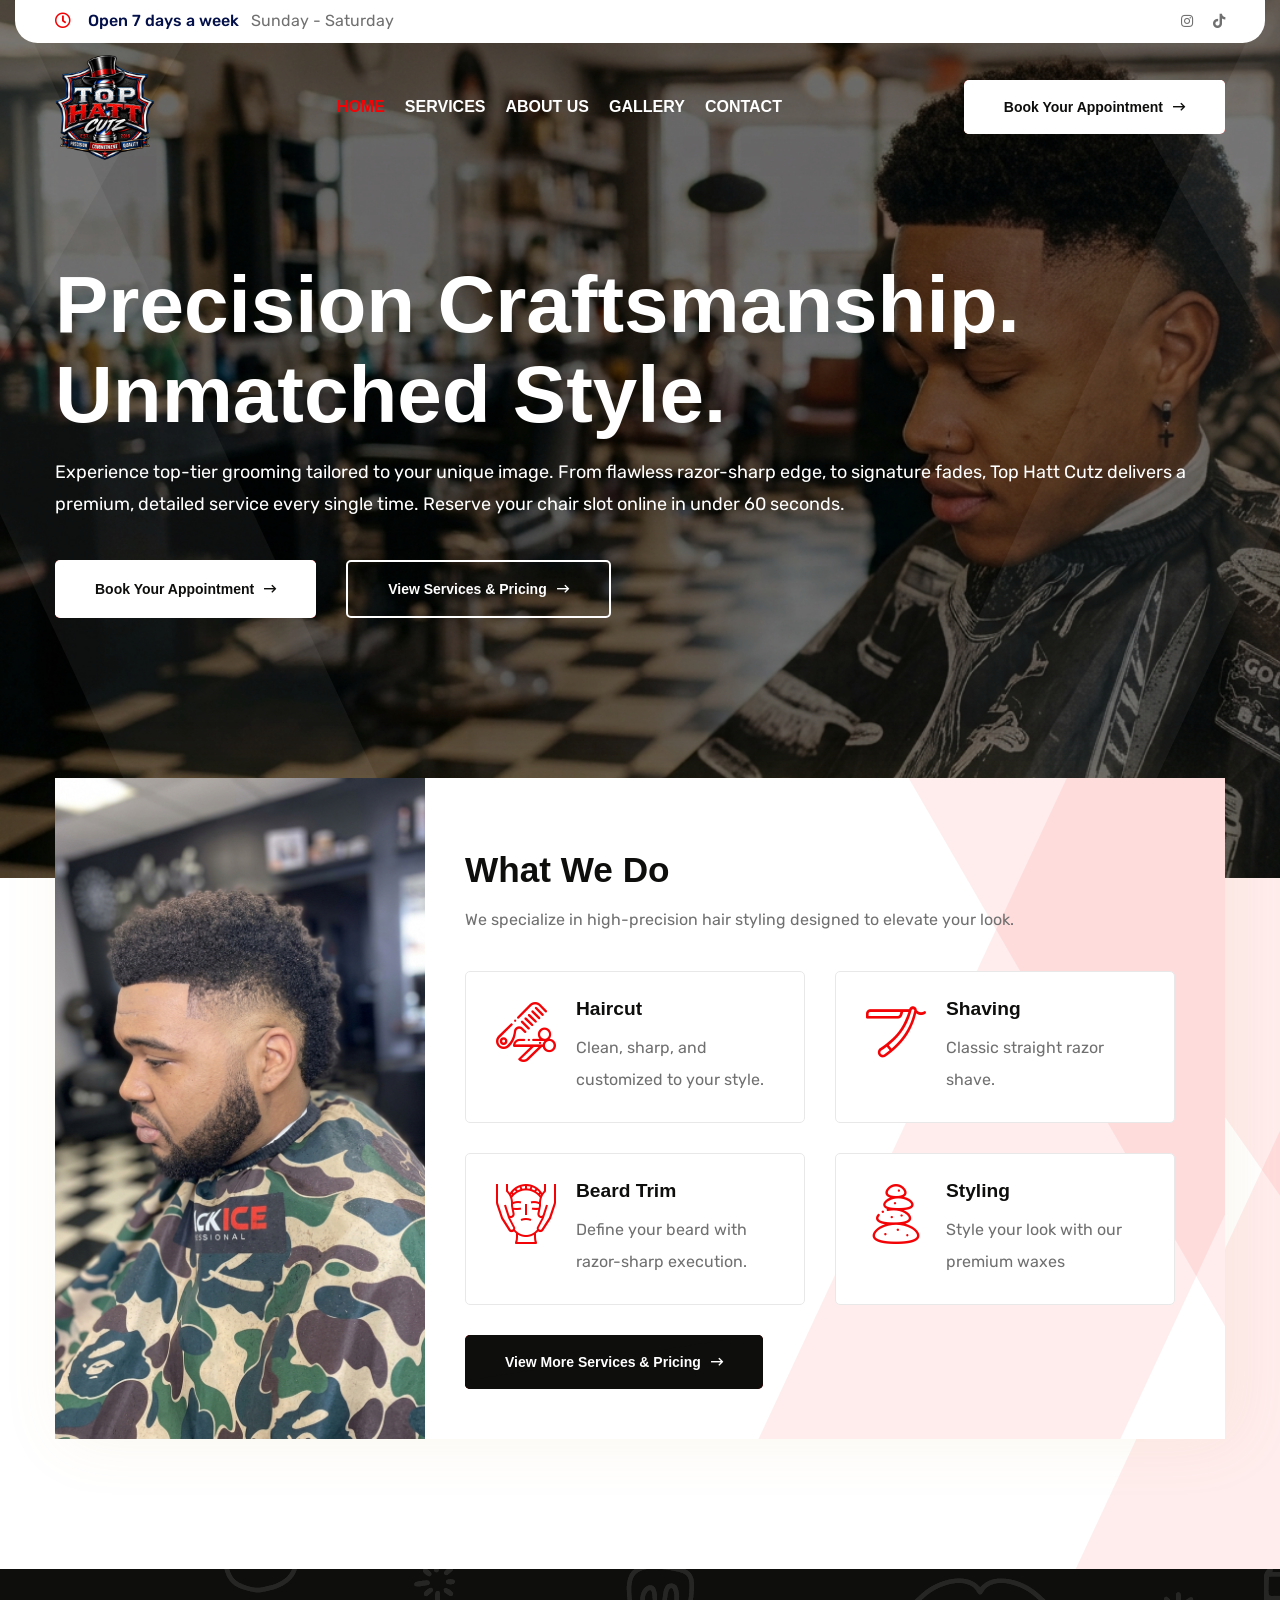
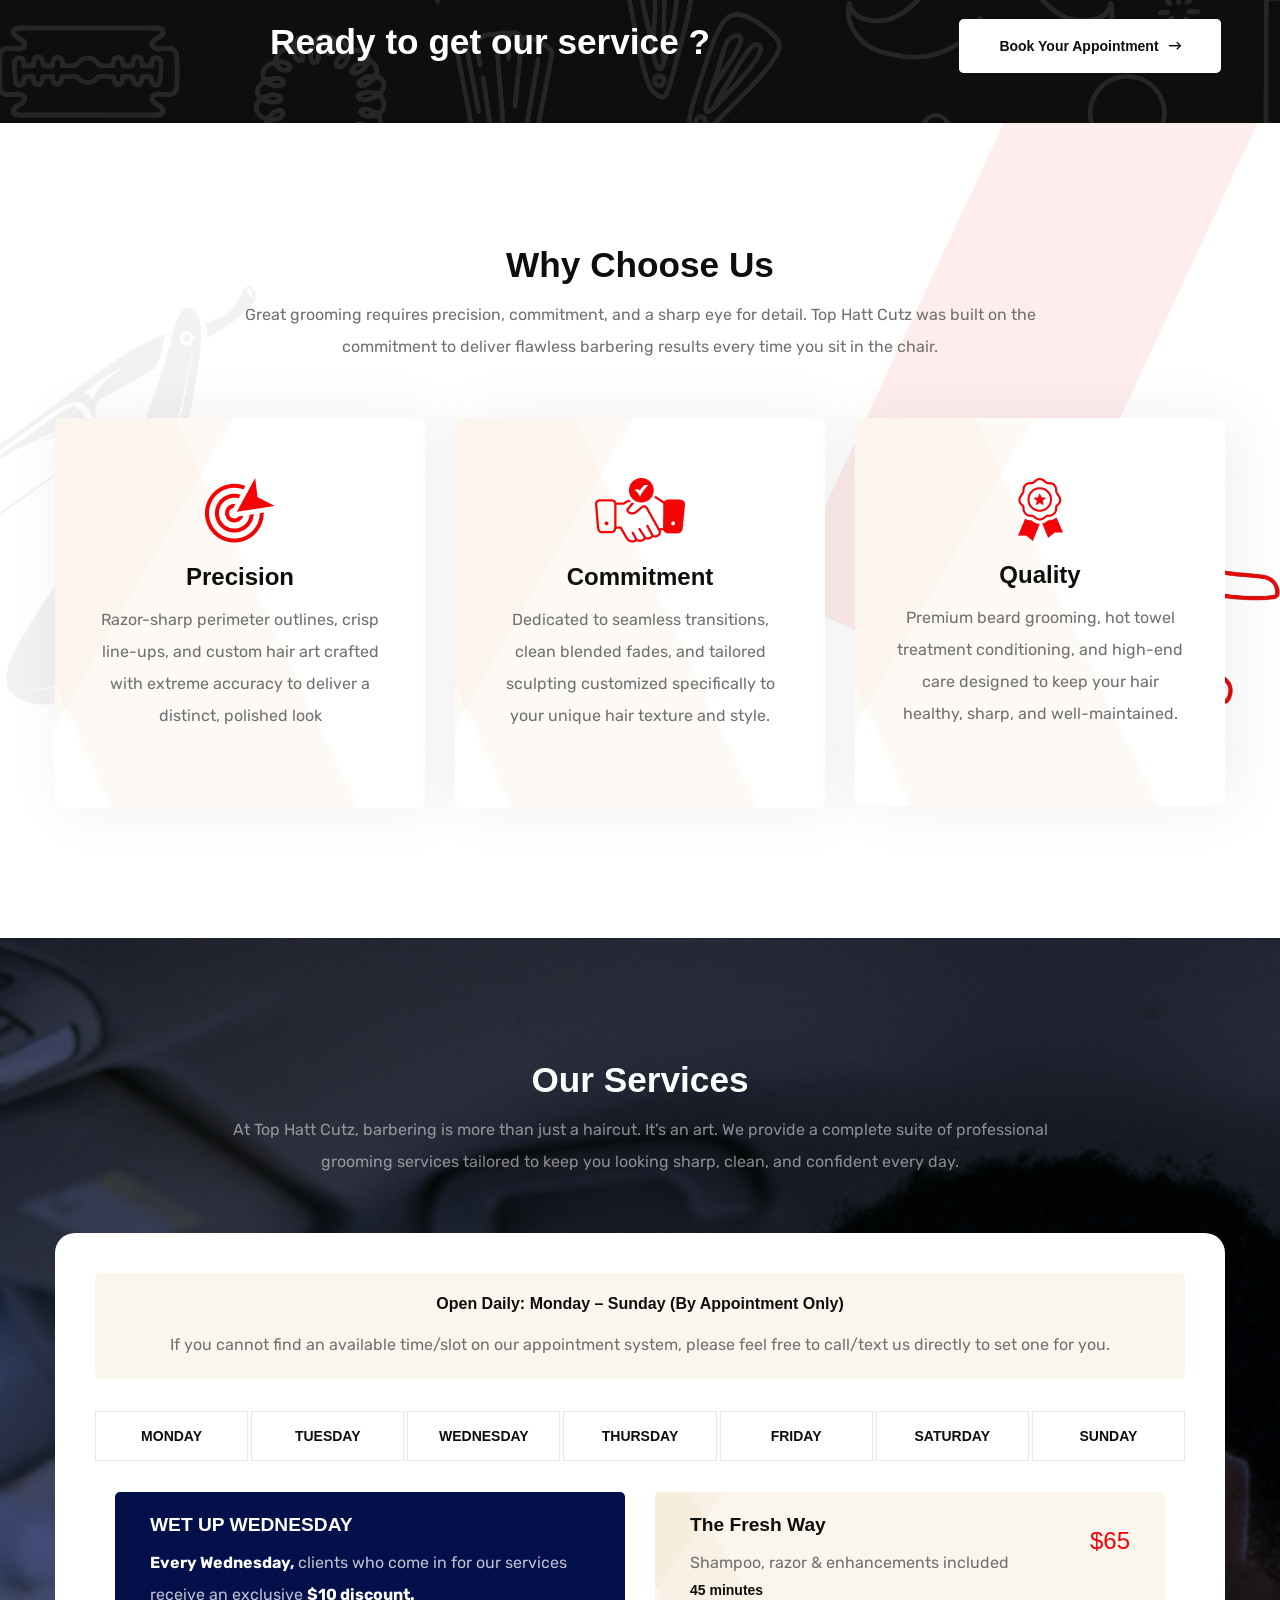
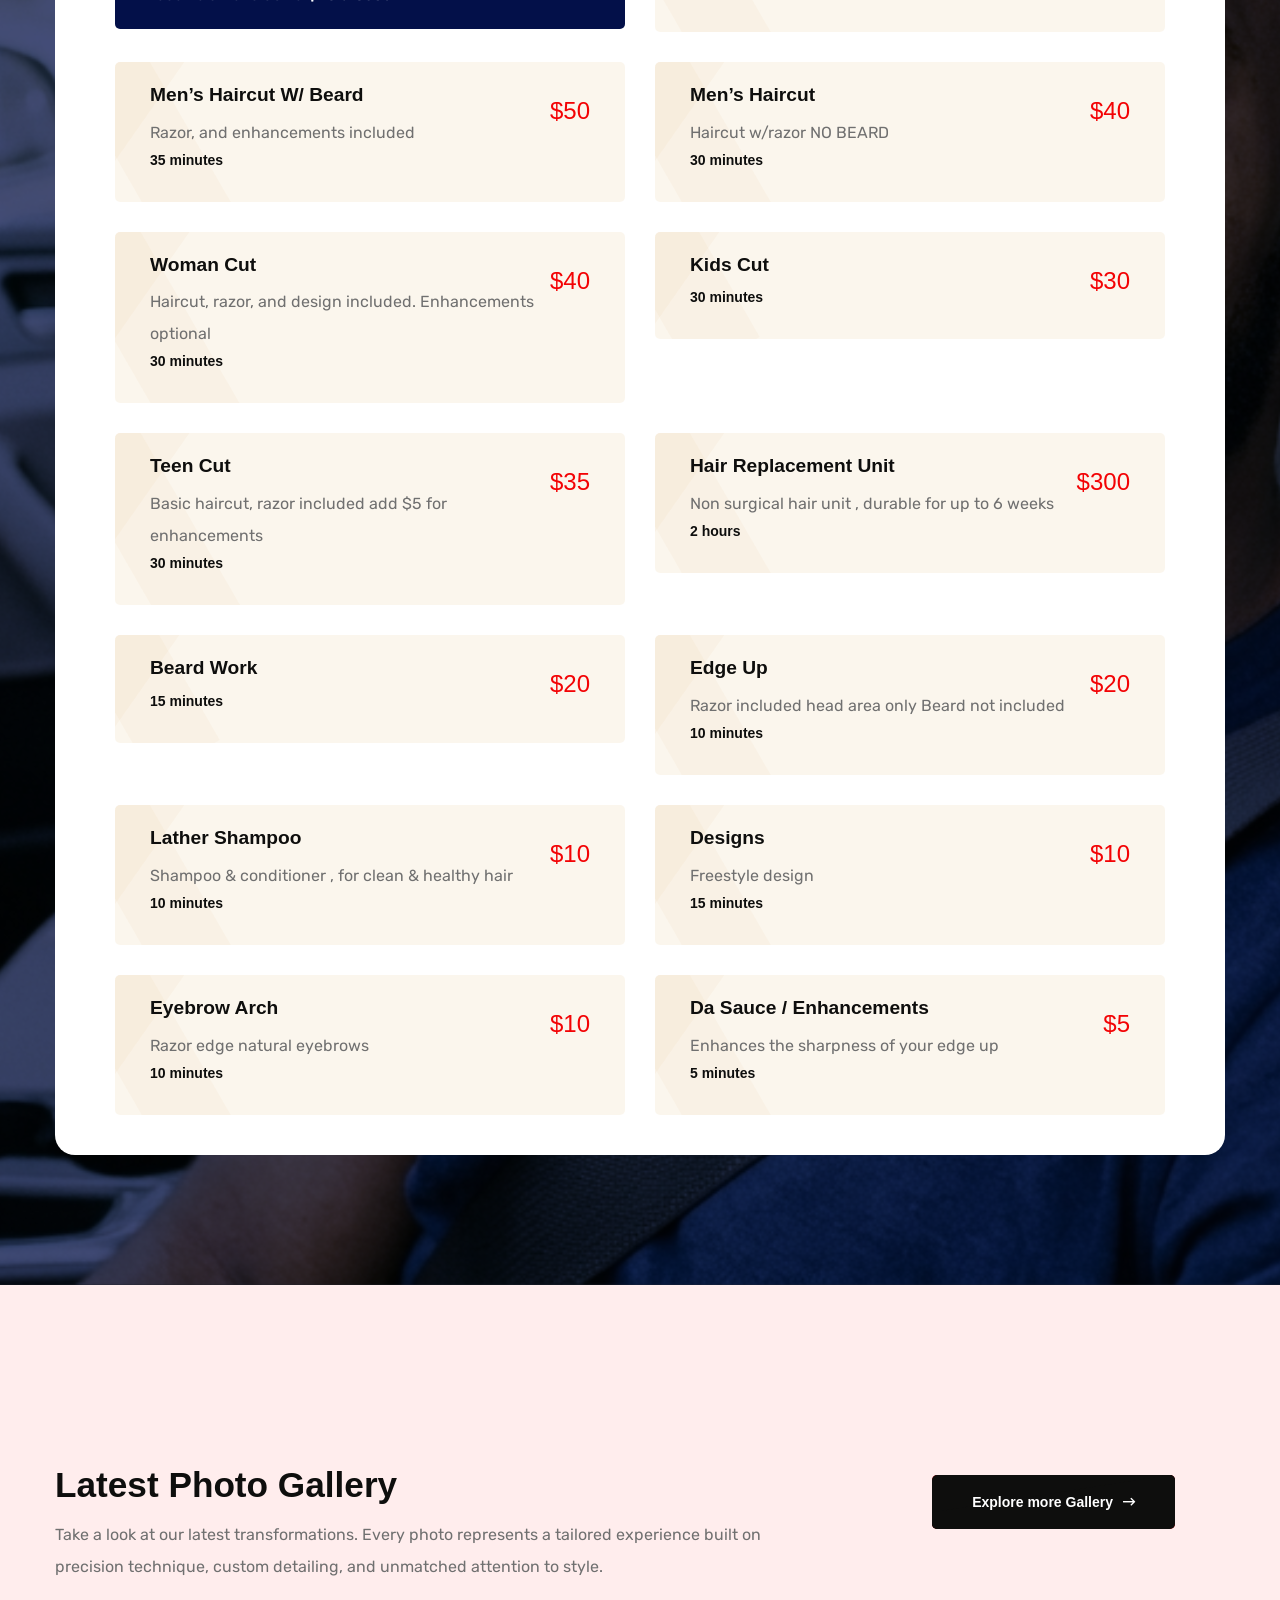
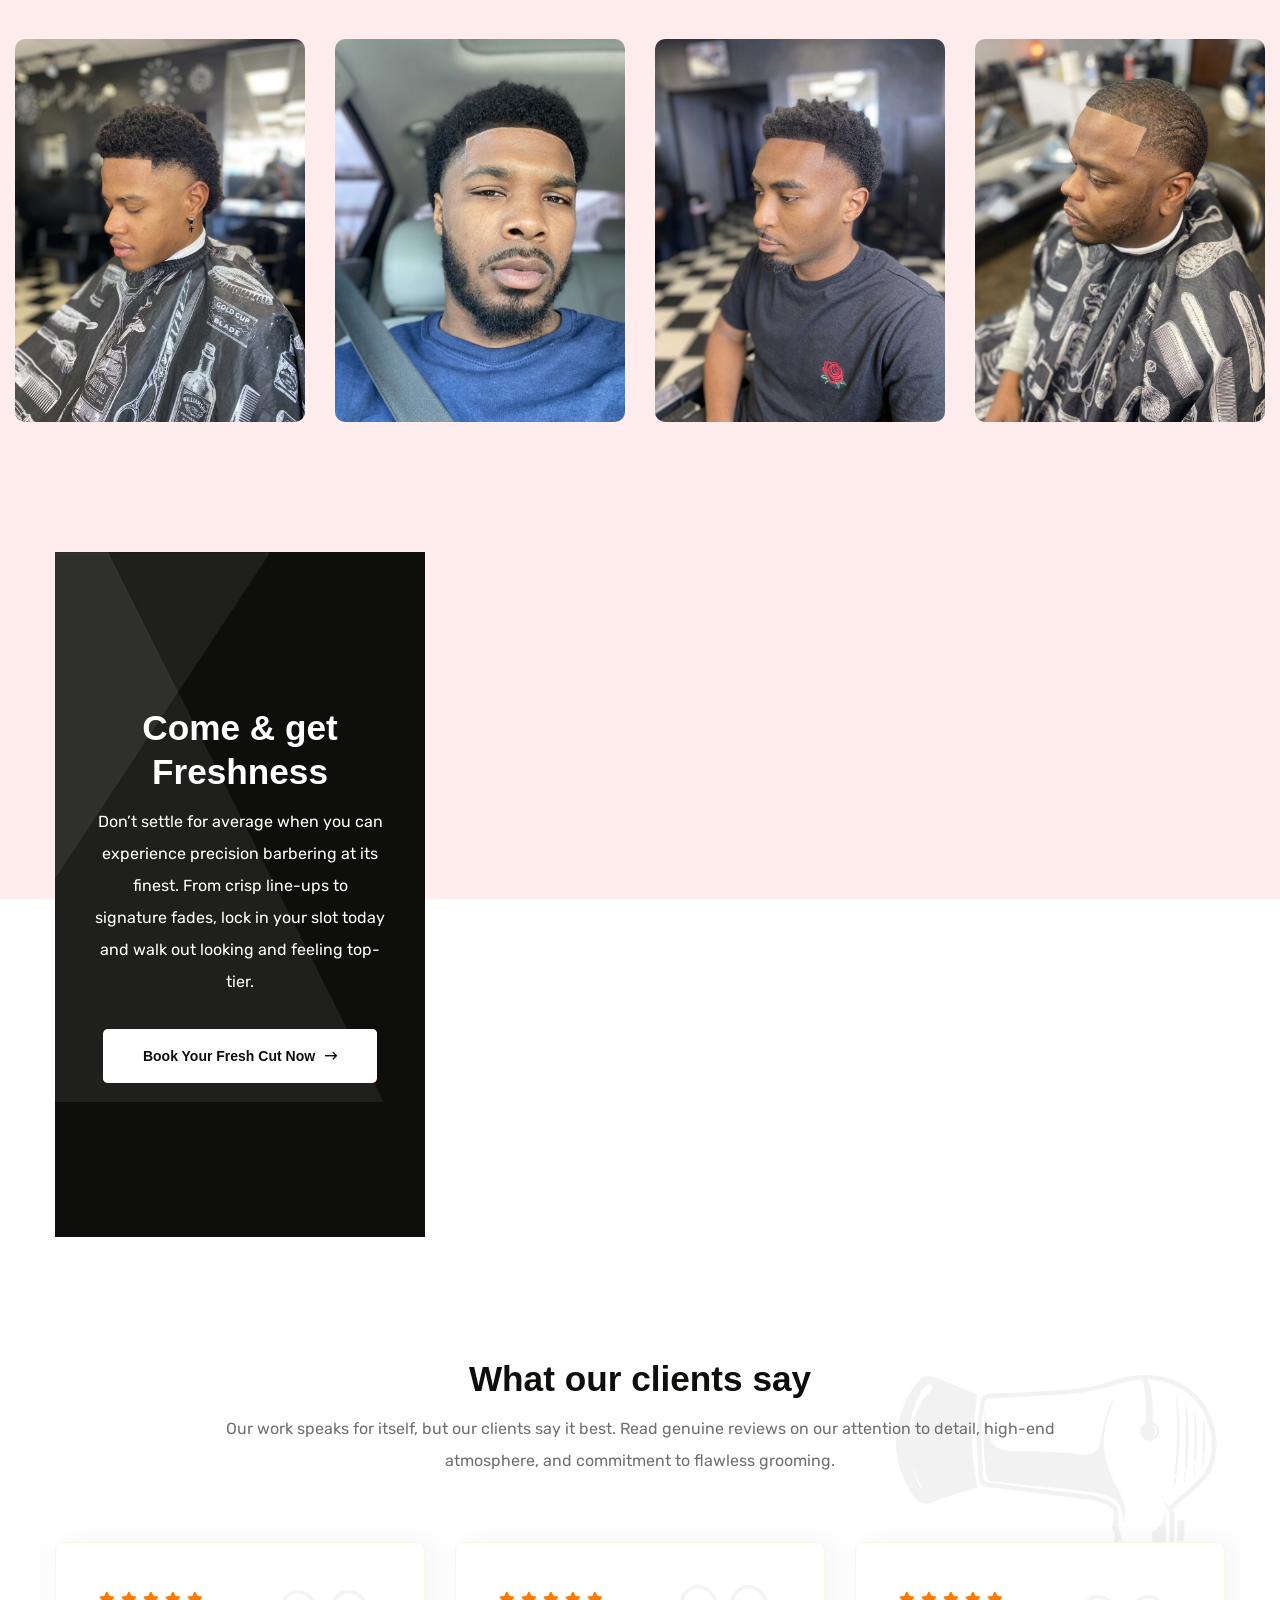
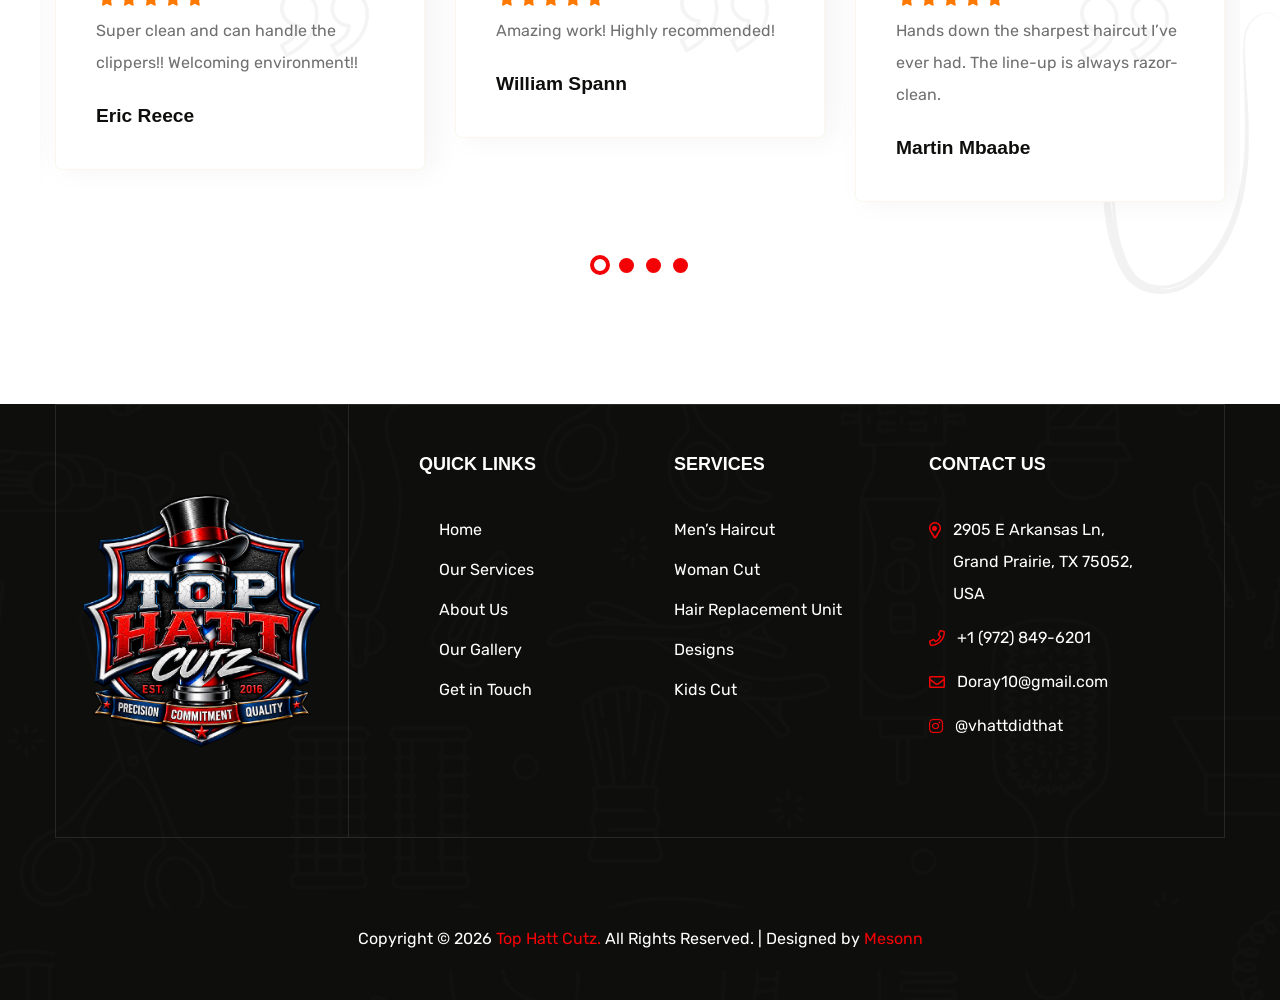
<file: index.html>
<!DOCTYPE html>
<html lang="zxx">
<head>
    <!-- Required meta tags -->
    <meta charset="utf-8" />
    <meta name="description" content="" />
    <meta http-equiv="X-UA-Compatible" content="IE=edge">
    <meta name="viewport" content="width=device-width, initial-scale=1, shrink-to-fit=no">

    <!-- Title -->
    <title>Top Hatt Cutz | Premium Barbering, Precision Fades & Custom Hairlines || Home</title>
    <meta name="description" content="Book your next precision haircut with Top Hatt Cutz. Master barbering specializing in crisp fades, sharp line-ups, custom hair designs, and premium beard care. Select your slot and book online in seconds.">
    <!-- Favicon Icon -->
    <link rel="shortcut icon" href="assets/images/logos/logo2.png" type="image/x-icon">
    <!-- Google Fonts -->
    <link href="https://fonts.googleapis.com/css2?family=Oswald:wght@400;500;600;700&family=Rubik:wght@400;500&display=swap" rel="stylesheet">
    
    <!-- Flaticon -->
    <link rel="stylesheet" href="assets/css/flaticon.min.css">
    <!-- Font Awesome -->
    <link rel="stylesheet" href="assets/css/fontawesome-5.14.0.min.css">
    <!-- Bootstrap -->
    <link rel="stylesheet" href="assets/css/bootstrap-4.5.3.min.css">
    <!-- Magnific Popup -->
    <link rel="stylesheet" href="assets/css/magnific-popup.min.css">
    <!-- Nice Select -->
    <link rel="stylesheet" href="assets/css/nice-select.min.css">
    <!-- Animate -->
    <link rel="stylesheet" href="assets/css/animate.min.css">
    <!-- Slick -->
    <link rel="stylesheet" href="assets/css/slick.min.css">
    <!-- Main Style -->
    <link rel="stylesheet" href="assets/css/style.css">
    
</head>
<body>
    <div class="page-wrapper">

        <!-- Preloader -->
        <div class="preloader"></div>

        <!-- main header -->
        <header class="main-header header-one menu-absolute">
           <div class="container">
               <div class="header-top py-5">
                   <div class="row">
                       <div class="col-sm-9">
                           <div class="top-left">
                               <ul>
                                   <li><i class="far fa-map-marker"></i> <b>Address: </b>2905 E Arkansas Ln, Grand Prairie, TX 75052, USA</li>
                                    <li><i class="far fa-clock"></i> <b>Open 7 days a week </b> Sunday - Saturday</li>
                                </ul>
                           </div>
                       </div>
                       <div class="col-sm-3">
                           <div class="top-right text-center text-sm-right">
                                <div class="social-style-one">
                                    <a href="https://www.instagram.com/vhattdidthat"><i class="fab fa-instagram"></i></a>
                                    <a href="https://www.tiktok.com/@vhattdidthatfs"><i class="fab fa-tiktok"></i></a>
                                </div>
                           </div>
                       </div>
                   </div>
               </div>
           </div>
           
            <!--Header-Upper-->
            <div class="header-upper">
                <div class="container clearfix">

                    <div class="header-inner py-10 rpy-0 d-lg-flex align-items-center">
                        <div class="logo-outer">
                            <div class="logo"><a href="index"><img src="assets/images/logos/logo2.png" alt="Logo" title="Logo"></a></div>
                            <!-- <div class="logo"><a href="https://tophattcutz.com/"><img src="assets/images/logos/logo2.png" alt="Logo" title="Logo"></a></div> -->
                        </div>

                        <div class="nav-outer clearfix mx-lg-auto">
                            <!-- Main Menu -->
                            <nav class="main-menu navbar-expand-lg">
                                <div class="navbar-header">
                                   <div class="mobile-logo my-15">
                                       <a href="index">
                                            <img src="assets/images/logos/logo2.png" alt="Logo" title="Logo">
                                       </a>
                                   </div>
                                   
                                    <!-- Toggle Button -->
                                    <button type="button" class="navbar-toggle" data-toggle="collapse" data-target=".navbar-collapse">
                                        <span class="icon-bar"></span>
                                        <span class="icon-bar"></span>
                                        <span class="icon-bar"></span>
                                    </button>
                                </div>

                                <div class="navbar-collapse collapse clearfix">
                                    <ul class="navigation clearfix">
                                        
                                        <li class="active home"><a href="index">Home</a></li>

                                        <li><a href="services">Services</a></li>

                                        <li><a href="about">About Us</a></li>

                                        <li><a href="gallery">Gallery</a></li>

                                        <li><a href="contact">Contact</a></li>
                                    </ul>
                                </div>

                            </nav>
                            <!-- Main Menu End-->
                        </div>
                        
                        <!-- Menu Button -->
                        <div class="menu-button d-none d-lg-block">
                           <a href="https://tophattcutz.as.me/" class="theme-btn bnt">Book Your Appointment <i class="far fa-long-arrow-right"></i></a>
                        </div>
                    </div>
                </div>
            </div>
            <!--End Header Upper-->
        </header>

       
        <!-- Hero Section Start -->
        <section class="hero-section py-250" style="background-image: url(assets/images/hero/hero-bg.jpg);">
            <div class="container">
                <div class="row align-items-center justify-content-between">
                    <div class="col-xl-12 col-lg-12">
                        <div class="hero-content py-10 rpt-0 text-white rmb-70">
                            <h1 class="wow fadeInUp delay-0-2s">Precision Craftsmanship. Unmatched Style.</h1>
                            <p class="wow fadeInUp delay-0-4s">Experience top-tier grooming tailored to your unique image. From flawless razor-sharp edge, to signature fades, Top Hatt Cutz delivers a premium, detailed service every single time. Reserve your chair slot online in under 60 seconds.</p>
                            <div class="hero-btn">
                                <a href="https://tophattcutz.as.me/" class="theme-btn wow fadeInUp delay-0-6s">Book Your Appointment <i class="far fa-long-arrow-right"></i></a>
                            <a href="#hair" class="theme2-btn wow fadeInUp delay-0-8s">View Services & Pricing <i class="far fa-long-arrow-right"></i></a>
                            </div>
                            
                        </div>
                    </div>
                    <!-- <div class="col-lg-4">
                        <div class="hero-video text-lg-right wow zoomIn delay-0-6s">
                            <a href="https://www.youtube.com/watch?v=9Y7ma241N8k" class="mfp-iframe video-play"><i class="fas fa-play"></i></a>
                        </div>
                    </div> -->
                </div>
            </div>
            <div class="hero-bg-shapes"></div>
        </section>
        <!-- Hero Section End -->
        
        
        <!-- What We Do Area Start -->
        <section class="what-we-do-area pb-130 rpb-100">
            <div class="container">
                <div class="what-we-do-inner">
                    <div class="row">
                        <div class="col-xl-4">
                            <div class="feature-image wow fadeInLeft delay-0-2s" style="background-image: url(assets/images/about/what-we-do.jpg);"></div>
                        </div>
                        <div class="col-xl-8 align-self-center">
                            <div class="what-we-do-content wow fadeInRight delay-0-2s">
                                <div class="row">
                                    <div class="col-lg-12">
                                        <div class="section-title mb-35">
                                            <h2 class="title">What We Do</h2>
                                            <p>We specialize in high-precision hair styling designed to elevate your look.</p>
                                        </div>
                                    </div>
                                </div>
                                <div class="row">
                                    <div class="col-md-6">
                                        <div class="feature-item">
                                            <div class="icon">
                                                <i class="flaticon-scissors"></i>
                                            </div>
                                            <div class="content">
                                                <h4>Haircut</h4>
                                                <p>Clean, sharp, and customized to your style.</p>
                                            </div>
                                        </div>
                                    </div>
                                    <div class="col-md-6">
                                        <div class="feature-item">
                                            <div class="icon">
                                                <i class="flaticon-straight-razor"></i>
                                            </div>
                                            <div class="content">
                                                <h4>Shaving</h4>
                                                <p>Classic straight razor shave.</p>
                                            </div>
                                        </div>
                                    </div>
                                    <div class="col-md-6">
                                        <div class="feature-item">
                                            <div class="icon">
                                                <i class="flaticon-beauty-treatment"></i>
                                            </div>
                                            <div class="content">
                                                <h4>Beard Trim</h4>
                                                <p>Define your beard with razor-sharp execution.</p>
                                            </div>
                                        </div>
                                    </div>
                                    <div class="col-md-6">
                                        <div class="feature-item">
                                            <div class="icon">
                                                <i class="flaticon-hot-stones"></i>
                                            </div>
                                            <div class="content">
                                                <h4>Styling</h4>
                                                <p>Style your look with our premium waxes</p>
                                            </div>
                                        </div>
                                    </div>
                                </div>

                                <a href="#hair" class="theme-btn bnt wow fadeInUp delay-0-8s">View More Services & Pricing <i class="far fa-long-arrow-right"></i></a>
                            </div>
                            
                        </div>
                    </div>
                </div>
            </div>
        </section>
        <!-- What We Do Area End -->
        
        
        <!-- About Us Area Start -->
        <!-- <section class="about-us-area">
            <div class="row">
                <div class="col-xl-3 col-sm-6">
                    <div class="about-left-image wow fadeInUp delay-0-2s">
                        <img src="assets/images/about/about-left.jpg" alt="About Left">
                    </div>
                </div>
                <div class="col-xl-3 col-sm-6 order-xl-2">
                    <div class="about-right-image wow fadeInUp delay-0-6s">
                        <img src="assets/images/about/about-right.jpg" alt="About Right">
                    </div>
                </div>
                <div class="col-xl-6 align-self-center">
                    <div class="about-content rp-15 rpb-90 text-center wow fadeInUp delay-0-4s">
                        <div class="row justify-content-center">
                            <div class="col-lg-8">
                                <div class="section-title mb-35">
                                    <h2 class="title">we’re Best barbers & hair cutting salon</h2>
                                </div>
                            </div>
                        </div>
                        <p>Sed ut perspiciatis unde omnis iste natus error sit voluptatem accusantium doloremque laudantium, totam rem aperiam, eaque ipsa quae ab illo inventore veritatis et quasi architecto beatae vitae dicta sunt explicabo. Nemo enim ipsam voluptatem quia voluptas sit aspernatur aut odit aut fugit, sed quia consequuntur magni dolores eos qui ratione voluptatem sequi nesciunt.</p>
                        <div class="our-author mt-20">
                            <img src="assets/images/about/author.jpg" alt="Authro">
                            <div class="content">
                                <h4>Randall J. Goodman</h4>
                                <img src="assets/images/about/signature.png" alt="Signature">
                            </div>
                        </div>
                        <img class="about-bg-shape" src="assets/images/about/about-bg-shape.png" alt="BG Shape">
                    </div>
                </div>
            </div>
        </section> -->
        <!-- About Us Area End -->
        
        
        <!-- Call To Action Start -->
        <section class="cta-area bgs-cover bg-black text-white py-40" style="background-image: url(assets/images/background/cta-bg.png);">
            <div class="container">
                <div class="row justify-content-center text-center align-items-center">
                    <div class="col-xl-9 col-lg-8">
                        <div class="section-title mt-5 wow fadeInLeft delay-0-2s">
                            <h2>Ready to get our service ?</h2>
                        </div>
                    </div>
                    <div class="col-xl-3 col-lg-4">
                        <a href="https://tophattcutz.as.me/" class="theme-btn my-10 wow fadeInRight delay-0-2s">Book Your Appointment <i class="far fa-long-arrow-right"></i></a>
                    </div>
                </div>
            </div>
        </section>
        <!-- Call To Action End -->
        
        
        <!-- Services Area Start -->
        <section class="services-area rel z-1 pt-120 rpt-90 pb-100 rpb-70">
            <div class="container">
               <div class="row justify-content-center">
                    <div class="col-xl-9 col-lg-9 col-md-9">
                        <div class="section-title text-center mb-55">
                            <h2 class="title">Why Choose Us</h2>
                            <p>Great grooming requires precision, commitment, and a sharp eye for detail. Top Hatt Cutz was built on the commitment to deliver flawless barbering results every time you sit in the chair.</p>
                        </div>
                    </div>
                </div>
                <div class="row">
                    <div class="col-lg-4 col-md-6">
                        <div class="service-item wow fadeInUp delay-0-2s">
                            <div class="icon">
                                <!-- <i class="flaticon-salon"></i> -->
                                <img src="assets/images/icon/Precision.png" alt="Precision">
                            </div>
                            <div class="content">
                                <h3>Precision</h3>
                                <p>Razor-sharp perimeter outlines, crisp line-ups, and custom hair art crafted with extreme accuracy to deliver a distinct, polished look</p>
                                
                            </div>
                        </div>
                    </div>
                    <div class="col-lg-4 col-md-6">
                        <div class="service-item wow fadeInUp delay-0-4s">
                            <div class="icon">
                                <!-- <i class="flaticon-shampoo"></i> -->
                                <img src="assets/images/icon/commitment.png" alt="Commitment">
                            </div>
                            <div class="content">
                                <h3>Commitment</h3>
                                <p>Dedicated to seamless transitions, clean blended fades, and tailored sculpting customized specifically to your unique hair texture and style.</p>
                                
                            </div>
                        </div>
                    </div>
                    <div class="col-lg-4 col-md-6">
                        <div class="service-item wow fadeInUp delay-0-6s">
                            <div class="icon">
                                <!-- <i class="flaticon-hot-stone"></i> -->
                                <img src="assets/images/icon/quality.png" class="quality" alt="Quality">
                            </div>
                            <div class="content">
                                <h3>Quality</h3>
                                <p>Premium beard grooming, hot towel treatment conditioning, and high-end care designed to keep your hair healthy, sharp, and well-maintained.</p>
                                
                            </div>
                        </div>
                    </div>
                </div>
            </div>
            <div class="services-shapes">
                <img class="shape-one" src="assets/images/shapes/service-one.png" alt="Shape">
                <img class="shape-two" src="assets/images/shapes/service-two.png" alt="Shape">
            </div>
        </section>
        <!-- Services Area End -->
        
        
        <!-- Pricing Plan Area Start -->
        <section class="pricing-plan-area bgs-cover pt-120 rpt-90 pb-130 rpb-100" style="background-image: url(assets/images/background/pricing-plan-bg.jpg);">
            <div class="container">
               <div class="row justify-content-center">
                    <div class="col-xl-9 col-lg-8 col-md-8">
                        <div class="section-title text-white text-center mb-55">
                            <h2 class="title">Our Services</h2>
                            <p>At Top Hatt Cutz, barbering is more than just a haircut. It’s an art. We provide a complete suite of professional grooming services tailored to keep you looking sharp, clean, and confident every day.</p>
                        </div>
                    </div>
                </div>
                <div class="price-tab-wrap p-40 bg-white">
                    <div class="price-item2 wow fadeInUp delay-0-2s">
                        <div class="content">
                            <h6>Open Daily: Monday – Sunday (By Appointment Only)</h6>
                            <span>If you cannot find an available time/slot on our appointment system, please feel free to call/text us directly to set one for you.</span>
                        </div>
                    </div>

                    <ul class="nav nav-justified price-tab">
                        <li class="nav-item">
                            <span class="nav-link">
                                <!-- <i class="flaticon-beauty-salon"></i> -->
                                <span>monday</span>
                                <!-- <h5>9:00 AM - 6:00 PM</h5> -->
                            </span>
                        </li>
                        <li class="nav-item">
                            <span class="nav-link">
                                <!-- <i class="flaticon-beauty-salon"></i> -->
                                <span>tuesday</span>
                                <!-- <h5>9:00 AM - 6:00 PM</h5> -->
                            </span>
                        </li>
                        <li class="nav-item">
                            <span class="nav-link">
                                <!-- <i class="flaticon-beauty-salon"></i> -->
                                <span>wednesday</span>
                                <!-- <h5>9:00 AM - 6:00 PM</h5> -->
                            </span>
                        </li>
                        <li class="nav-item">
                            <span class="nav-link">
                                <!-- <i class="flaticon-beauty-salon"></i> -->
                                <span>thursday</span>
                                <!-- <h5>9:00 AM - 6:00 PM</h5> -->
                            </span>
                        </li>
                        <li class="nav-item">
                            <span class="nav-link">
                                <!-- <i class="flaticon-beauty-salon"></i> -->
                                <span>friday</span>
                                <!-- <h5>9:00 AM - 6:00 PM</h5> -->
                            </span>
                        </li>
                        <li class="nav-item">
                            <span class="nav-link">
                                <!-- <i class="flaticon-beauty-salon"></i> -->
                                <span>saturday</span>
                                <!-- <h5>8:00 AM - 6:00 PM</h5> -->
                            </span>
                        </li>
                        <li class="nav-item">
                            <span class="nav-link">
                                <!-- <i class="flaticon-beauty-salon"></i> -->
                                <span>sunday</span>
                                <!-- <h5>8:00 AM - 6:00 PM</h5> -->
                            </span>
                        </li>
                    </ul>

                    <div class="tab-content price-tab-content" id="hair">
                        <div class=" fade show active">
                            
                            <div class="row">
                                <div class="col-lg-6">
                                    <div class="price-item3 wow fadeInUp delay-0-2s">
                                        <div class="content">
                                            <h5>WET UP WEDNESDAY</h5>
                                            <span><b style="color: white;">Every Wednesday,</b> clients who come in for our services receive an exclusive <b style="color: white;">$10 discount.</b></span>
                                        </div>
                                    </div>
                                </div>
                                <div class="col-lg-6">
                                    <div class="price-item wow fadeInUp delay-0-2s">
                                        <div class="content">
                                            <h5>The Fresh Way</h5>
                                            <span>Shampoo, razor & enhancements included</span>
                                            <h6>45 minutes</h6>
                                        </div>
                                        <span class="price">$65</span>
                                    </div>
                                </div>
                                <div class="col-lg-6">
                                    <div class="price-item wow fadeInUp delay-0-4s">
                                        <div class="content">
                                            <h5>Men’s Haircut W/ Beard</h5>
                                            <span>Razor, and enhancements included</span>
                                            <h6>35 minutes</h6>
                                        </div>
                                        <span class="price">$50</span>
                                    </div>
                                </div>
                                <div class="col-lg-6">
                                    <div class="price-item wow fadeInUp delay-0-2s">
                                        
                                        <div class="content">
                                            <h5>Men’s Haircut</h5>
                                            <span>Haircut w/razor NO BEARD</span>
                                            <h6>30 minutes</h6>
                                        </div>
                                        <span class="price">$40</span>
                                    </div>
                                </div>
                                <div class="col-lg-6">
                                    <div class="price-item wow fadeInUp delay-0-4s">
                                        
                                        <div class="content">
                                            <h5>Woman Cut</h5>
                                            <span>Haircut, razor, and design included. Enhancements optional</span>
                                            <h6>30 minutes</h6>
                                        </div>
                                        <span class="price">$40</span>
                                    </div>
                                </div>
                                <div class="col-lg-6">
                                    <div class="price-item wow fadeInUp delay-0-2s">
                                        
                                        <div class="content">
                                            <h5>Kids Cut</h5>
                                            <!-- <span>Haircut, razor, and design included. Enhancements optional</span> -->
                                            <h6>30 minutes</h6>
                                        </div>
                                        <span class="price">$30</span>
                                    </div>
                                </div>
                                <div class="col-lg-6">
                                    <div class="price-item wow fadeInUp delay-0-4s">
                                        
                                        <div class="content">
                                            <h5>Teen Cut</h5>
                                            <span>Basic haircut, razor included add $5 for enhancements</span>
                                            <h6>30 minutes</h6>
                                        </div>
                                        <span class="price">$35</span>
                                    </div>
                                </div>
                                <div class="col-lg-6">
                                    <div class="price-item wow fadeInUp delay-0-2s">
                            
                                        <div class="content">
                                            <h5>Hair Replacement Unit</h5>
                                            <span>Non surgical hair unit , durable for up to 6 weeks</span>
                                            <h6>2 hours</h6>
                                        </div>
                                        <span class="price">$300</span>
                                    </div>
                                </div>
                                <div class="col-lg-6">
                                    <div class="price-item wow fadeInUp delay-0-4s">
                                        
                                        <div class="content">
                                            <h5>Beard Work</h5>
                                            <!-- <span>Non surgical hair unit , durable for up to 6 weeks</span> -->
                                            <h6>15 minutes</h6>
                                        </div>
                                        <span class="price">$20</span>
                                    </div>
                                </div>
                                <div class="col-lg-6">
                                    <div class="price-item wow fadeInUp delay-0-2s">
                            
                                        <div class="content">
                                            <h5>Edge Up</h5>
                                            <span>Razor included head area only Beard not included</span>
                                            <h6>10 minutes</h6>
                                        </div>
                                        <span class="price">$20</span>
                                    </div>
                                </div>
                                <div class="col-lg-6">
                                    <div class="price-item wow fadeInUp delay-0-2s">
                            
                                        <div class="content">
                                            <h5>Lather Shampoo</h5>
                                            <span>Shampoo & conditioner , for clean & healthy hair</span>
                                            <h6>10 minutes</h6>
                                        </div>
                                        <span class="price">$10</span>
                                    </div>
                                </div>
                                <div class="col-lg-6">
                                    <div class="price-item wow fadeInUp delay-0-2s">
                            
                                        <div class="content">
                                            <h5>Designs</h5>
                                            <span>Freestyle design</span>
                                            <h6>15 minutes</h6>
                                        </div>
                                        <span class="price">$10</span>
                                    </div>
                                </div>
                                <div class="col-lg-6">
                                    <div class="price-item wow fadeInUp delay-0-2s">
                            
                                        <div class="content">
                                            <h5>Eyebrow Arch</h5>
                                            <span>Razor edge natural eyebrows</span>
                                            <h6>10 minutes</h6>
                                        </div>
                                        <span class="price">$10</span>
                                    </div>
                                </div>
                                <div class="col-lg-6">
                                    <div class="price-item wow fadeInUp delay-0-2s">
                            
                                        <div class="content">
                                            <h5>Da Sauce / Enhancements</h5>
                                            <span>Enhances the sharpness of your edge up</span>
                                            <h6>5 minutes</h6>
                                        </div>
                                        <span class="price">$5</span>
                                    </div>
                                </div>
                            </div>
                        </div>
                    </div>
                </div>
            </div>
        </section>
        <!-- Pricing Plan Area End -->
        
        
        <!-- Gallery Area Start -->
        <section class="gallery-area rel z-1 pt-120 rpt-90 pb-100 rpb-70">
            <div class="container">
               <div class="row justify-content-between align-items-end mb-40">
                    <div class="col-xl-8 col-lg-8">
                        <div class="section-title mb-15 wow fadeInLeft delay-0-2s">
                            <h2 class="title">Latest Photo Gallery</h2>
                            <p>Take a look at our latest transformations. Every photo represents a tailored experience built on precision technique, custom detailing, and unmatched attention to style.</p>
                        </div>
                    </div>
                    <div class="col-lg-4">
                        <div class="section-header-btn what-we-do-content text-lg-right mb-20 wow fadeInRight delay-0-2s">
                            <a href="gallery" class="theme-btn bnt">Explore more Gallery <i class="far fa-long-arrow-right"></i></a>
                        </div>
                    </div>
                </div>
            </div>
            <div class="container-fluid">
                <div class="row">
                    <div class="col-xl-3 col-sm-6">
                        <div class="gallery-item wow fadeInUp delay-0-2s">
                            <img src="assets/images/gellary/gallery1.jpg" alt="Gallery">
                            <!-- <div class="gallery-content">
                                <h3>Hair Cutting</h3>
                                <p>Barbers & Salon Services</p>
                                <a href="gallery-details" class="details-btn"><i class="far fa-long-arrow-right"></i></a>
                            </div> -->
                        </div>
                    </div>
                    <div class="col-xl-3 col-sm-6">
                        <div class="gallery-item wow fadeInUp delay-0-4s">
                            <img src="assets/images/gellary/gallery5.jpg" alt="Gallery">
                            <!-- <div class="gallery-content">
                                <h3>Hair Cutting</h3>
                                <p>Barbers & Salon Services</p>
                                <a href="gallery-details" class="details-btn"><i class="far fa-long-arrow-right"></i></a>
                            </div> -->
                        </div>
                    </div>
                    <div class="col-xl-3 col-sm-6">
                        <div class="gallery-item wow fadeInUp delay-0-6s">
                            <img src="assets/images/gellary/gallery7.jpg" alt="Gallery">
                            <!-- <div class="gallery-content">
                                <h3>Hair Cutting</h3>
                                <p>Barbers & Salon Services</p>
                                <a href="gallery-details" class="details-btn"><i class="far fa-long-arrow-right"></i></a>
                            </div> -->
                        </div>
                    </div>
                    <div class="col-xl-3 col-sm-6">
                        <div class="gallery-item wow fadeInUp delay-0-8s">
                            <img src="assets/images/gellary/gallery4.jpg" alt="Gallery">
                            <!-- <div class="gallery-content">
                                <h3>Hair Cutting</h3>
                                <p>Barbers & Salon Services</p>
                                <a href="gallery-details" class="details-btn"><i class="far fa-long-arrow-right"></i></a>
                            </div> -->
                        </div>
                    </div>
                </div>
            </div>
        </section>
        <!-- Gallery Area End -->
        
        
        <!-- Contact Section Start -->
        <!-- <section class="contact-area rel z-1">
            <div class="container">
               <div class="row justify-content-center">
                    <div class="col-xl-5 col-lg-6 col-md-8">
                    </div>
                </div>
                <div class="contact-form-wrap">
                   <div class="image wow fadeInUp delay-0-2s" style="background-image: url(assets/images/contact/left.jpg);"></div>
                    <form action="#" class="bg-yellow bgs-cover wow fadeInUp delay-0-4s" style="background-image: url(assets/images/contact/contact-bg.png);">
                        <div class="row justify-content-center mb-35 text-white text-center">
                            <div class="col-lg-10">
                                <div class="section-title text-white">
                                    <h2 class="title">Have a Question?</h2>
                                </div>
                                <p>Whether you need advice on beard care, want to ask about custom hairline enhancements, or need assistance with your booking slot, don't hesitate to reach out. Drop us a message, and we'll get back to you in no time!</p>
                            </div>
                        </div>
                        <div class="row small-gap">
                            <div class="col-lg-6">
                                <div class="form-group">
                                    <input type="text" id="name" name="name" class="form-control" value="" placeholder="Your First Name" required>
                                </div>
                            </div>
                            <div class="col-lg-6">
                                <div class="form-group">
                                    <input type="text" id="name" name="name" class="form-control" value="" placeholder="Your Last Name" required>
                                </div>
                            </div>
                            <div class="col-lg-6">
                                <div class="form-group">
                                    <input type="email" id="email" name="email" class="form-control" value="" placeholder="Email Address" required>
                                </div>
                            </div>
                            <div class="col-lg-6">
                                <div class="form-group">
                                    <input type="text" id="phone" name="phone" class="form-control" value="" placeholder="Phone Number" required>
                                </div>
                            </div>
                            <div class="col-lg-12">
                                <div class="form-group">
                                    <textarea name="message" id="message" class="form-control" rows="4" placeholder="Write Message" required></textarea>
                                </div>
                            </div>
                            <div class="col-lg-12">
                                <div class="form-group mb-0">
                                    <button type="submit" class="theme-btn btn-border w-100">Send Message<i class="far fa-long-arrow-right"></i></button>
                                </div>
                            </div>
                        </div>
                    </form>
                   <div class="image wow fadeInUp delay-0-6s" style="background-image: url(assets/images/contact/right.jpg);"></div>
                </div>
            </div>
            <div class="contact-shapes">
                <img class="shape-one" src="assets/images/shapes/contact-one.png" alt="Shape">
                <img class="shape-two" src="assets/images/shapes/contact-two.png" alt="Shape">
            </div>
        </section> -->
        <!-- Contact Section End -->
        
        
        <!-- Team Area Start -->
        <!-- <section class="team-area rel z-1 pt-120 rpt-90 pb-95 rpb-65">
            <div class="container">
               <div class="row justify-content-center">
                    <div class="col-xl-5 col-lg-6 col-md-8">
                        <div class="section-title text-center mb-50">
                            <h2 class="title">Meet our specialist</h2>
                            <p>Sit amet consectetur adipiscing elit sed do eiusmod tempor incididunt labore dolore magna aliqua suspendisse</p>
                        </div>
                    </div>
                </div>
            </div>
            <div class="container-fluid">
                <div class="team-member-wrap">
                    <div class="team-member wow fadeInUp delay-0-2s">
                        <div class="image">
                            <img src="assets/images/team/member1.jpg" alt="Member">
                            <div class="social-style-two">
                                <a href="#"><i class="fab fa-facebook-f"></i></a>
                                <a href="#"><i class="fab fa-twitter"></i></a>
                                <a href="#"><i class="fab fa-youtube"></i></a>
                                <a href="#"><i class="fab fa-rocketchat"></i></a>
                            </div>
                        </div>
                        <div class="content">
                            <h3>Scott K. Henderson</h3>
                            <span class="designation">Hair Specialist</span>
                        </div>
                    </div>
                    <div class="team-member wow fadeInUp delay-0-3s">
                        <div class="image">
                            <img src="assets/images/team/member2.jpg" alt="Member">
                            <div class="social-style-two">
                                <a href="#"><i class="fab fa-facebook-f"></i></a>
                                <a href="#"><i class="fab fa-twitter"></i></a>
                                <a href="#"><i class="fab fa-youtube"></i></a>
                                <a href="#"><i class="fab fa-rocketchat"></i></a>
                            </div>
                        </div>
                        <div class="content">
                            <h3>Donald J. Cuellar</h3>
                            <span class="designation">Hair Specialist</span>
                        </div>
                    </div>
                    <div class="team-member wow fadeInUp delay-0-4s">
                        <div class="image">
                            <img src="assets/images/team/member3.jpg" alt="Member">
                            <div class="social-style-two">
                                <a href="#"><i class="fab fa-facebook-f"></i></a>
                                <a href="#"><i class="fab fa-twitter"></i></a>
                                <a href="#"><i class="fab fa-youtube"></i></a>
                                <a href="#"><i class="fab fa-rocketchat"></i></a>
                            </div>
                        </div>
                        <div class="content">
                            <h3>Nicholas E. Sapien</h3>
                            <span class="designation">Hair Specialist</span>
                        </div>
                    </div>
                    <div class="team-member wow fadeInUp delay-0-5s">
                        <div class="image">
                            <img src="assets/images/team/member4.jpg" alt="Member">
                            <div class="social-style-two">
                                <a href="#"><i class="fab fa-facebook-f"></i></a>
                                <a href="#"><i class="fab fa-twitter"></i></a>
                                <a href="#"><i class="fab fa-youtube"></i></a>
                                <a href="#"><i class="fab fa-rocketchat"></i></a>
                            </div>
                        </div>
                        <div class="content">
                            <h3>Richard L. Miller</h3>
                            <span class="designation">Hair Specialist</span>
                        </div>
                    </div>
                    <div class="team-member wow fadeInUp delay-0-6s">
                        <div class="image">
                            <img src="assets/images/team/member5.jpg" alt="Member">
                            <div class="social-style-two">
                                <a href="#"><i class="fab fa-facebook-f"></i></a>
                                <a href="#"><i class="fab fa-twitter"></i></a>
                                <a href="#"><i class="fab fa-youtube"></i></a>
                                <a href="#"><i class="fab fa-rocketchat"></i></a>
                            </div>
                        </div>
                        <div class="content">
                            <h3>Melvin L. Hoffman</h3>
                            <span class="designation">Hair Specialist</span>
                        </div>
                    </div>
                </div>
            </div>
        </section> -->
        <!-- Team Area End -->
        
        
        <!-- CTA Video Start -->
        <section class="cta-video-area rel z-2">
            <div class="container">
                <div class="row">
                    <div class="col-lg-4">
                        <div class="cta-part bg-black text-center text-white p-40 rpy-55 wow fadeInLeft delay-0-2s" style="background-image: url(assets/images/background/video-cta-bg.png);">
                            <div class="section-title mb-15">
                                <h2>Come & get Freshness</h2>
                                <p>Don’t settle for average when you can experience precision barbering at its finest. From crisp line-ups to signature fades, lock in your slot today and walk out looking and feeling top-tier.</p>
                            </div>
                            
                            <a href="https://tophattcutz.as.me/" class="theme-btn">Book Your Fresh Cut Now<i class="far fa-long-arrow-right"></i></a>
                            
                        </div>
                    </div>
                    <div class="col-lg-8">
                        <div class="rmt-30 wow fadeInRight delay-0-2s">
                            
                             <div class="video-container">
                                <video muted autoplay loop playsinline>
                                    <source src="assets/video 2.mp4" type="video/mp4">
                                    Your browser does not support the video tag.
                                </video>
                            </div>
                        </div>
                    </div>
                </div>
            </div>
        </section>
        <!-- CTA Video End -->
        
        
        <!-- Testimonial Area Start -->
        <section class="testimonial-area rel z-1 pt-120 rpt-90 pb-125 rpb-95">
            <div class="container">
               <div class="row justify-content-center">
                    <div class="col-xl-9 col-lg-9 col-md-9">
                        <div class="section-title text-center mb-50">
                            <h2 class="title">What our clients say</h2>
                            <p>Our work speaks for itself, but our clients say it best. Read genuine reviews on our attention to detail, high-end atmosphere, and commitment to flawless grooming.</p>
                        </div>
                    </div>
                </div>
                
                <div class="testimonial-two-active">
                    <div class="testimonial-two-item bg-white wow fadeInUp delay-0-2s">
                        <div class="ratting">
                            <i class="fas fa-star"></i>
                            <i class="fas fa-star"></i>
                            <i class="fas fa-star"></i>
                            <i class="fas fa-star"></i>
                            <i class="fas fa-star"></i>
                            <!-- <i class="fas fa-star-half-alt"></i> -->
                        </div>
                        <p>Super clean and can handle the clippers!! Welcoming environment!!</p>
                        <div class="author">
                            <div class="des">
                                <h4>Eric Reece</h4>
                            </div>
                        </div>
                    </div>

                    <div class="testimonial-two-item bg-white wow fadeInUp delay-0-4s">
                        <div class="ratting">
                            <i class="fas fa-star"></i>
                            <i class="fas fa-star"></i>
                            <i class="fas fa-star"></i>
                            <i class="fas fa-star"></i>
                            <i class="fas fa-star"></i>
                            <!-- <i class="fas fa-star-half-alt"></i> -->
                        </div>
                        <p>Amazing work! Highly recommended!</p>
                        <div class="author">
                            <div class="des">
                                <h4>William Spann</h4>
                            </div>
                        </div>
                    </div>

                    <div class="testimonial-two-item bg-white wow fadeInUp delay-0-6s">
                        <div class="ratting">
                            <i class="fas fa-star"></i>
                            <i class="fas fa-star"></i>
                            <i class="fas fa-star"></i>
                            <i class="fas fa-star"></i>
                            <i class="fas fa-star"></i>
                            <!-- <i class="fas fa-star-half-alt"></i> -->
                        </div>
                        <p>Hands down the sharpest haircut I’ve ever had. The line-up is always razor-clean.</p>
                        <div class="author">
                            <div class="des">
                                <h4>Martin Mbaabe</h4>
                            </div>
                        </div>
                    </div>

                    <div class="testimonial-two-item bg-white wow fadeInUp delay-0-2s">
                        <div class="ratting">
                            <i class="fas fa-star"></i>
                            <i class="fas fa-star"></i>
                            <i class="fas fa-star"></i>
                            <i class="fas fa-star"></i>
                            <i class="fas fa-star"></i>
                            <!-- <i class="fas fa-star-half-alt"></i> -->
                        </div>
                        <p>Consistent, professional, and pure quality every single time.</p>
                        <div class="author">
                            <div class="des">
                                <h4>Tyson Johnson</h4>
                            </div>
                        </div>
                    </div>
                </div>
            </div>
            <div class="testimonial-bg bg-lighter">
                <!-- <img class="bg" src="assets/images/shapes/testi-bg.png" alt="BG"> -->
                <img class="shape" src="assets/images/shapes/testi-right.png" alt="Shape">
            </div>
        </section>
        <!-- Testimonial Area End -->
        
        
        <!-- News Area Start -->
        <!-- <section class="news-area rel z-2 pt-120 rpt-90 pb-100 rpb-70">
            <div class="container">
               <div class="row justify-content-between align-items-end mb-10">
                    <div class="col-xl-5 col-lg-6">
                        <div class="section-title mb-15">
                            <h2 class="title">Latest Blog & News</h2>
                            <p>Sit amet consectetur adipiscing elit sed do eiusmod tempor incididunt labore dolore magna aliqua suspendisse</p>
                        </div>
                    </div>
                    <div class="col-lg-4">
                        <div class="slider-btns text-lg-right mb-20">
                            <button class="news-prev"><i class="far fa-long-arrow-left"></i></button>
                            <button class="news-next"><i class="far fa-long-arrow-right"></i></button>
                        </div>
                    </div>
                </div>
                <div class="news-slider-wrap">
                    <div class="news-item wow fadeInUp delay-0-2s">
                        <div class="image">
                            <img src="assets/images/blog/news1.jpg" alt="News">
                        </div>
                        <div class="content">
                           <ul class="blog-meta">
                               <li><i class="far fa-user-circle"></i> <a href="#">Michael M.</a></li>
                               <li><i class="far fa-comments"></i> <a href="#">Comm (05)</a></li>
                           </ul>
                            <h5><a href="blog-details">Started With Node An Introduction To APIs, HTTP And ES6+ JavaScript</a></h5>
                            <p>Sed ut perspiciatis unde omnis iste natus error sit voluptatem accusantim doloremque laudantium totam</p>
                            <a href="blog-details" class="read-more">Read more <i class="far fa-long-arrow-right"></i></a>
                        </div>
                    </div>
                    <div class="news-item wow fadeInUp delay-0-4s">
                        <div class="image">
                            <img src="assets/images/blog/news2.jpg" alt="News">
                        </div>
                        <div class="content">
                           <ul class="blog-meta">
                               <li><i class="far fa-user-circle"></i> <a href="#">Michael M.</a></li>
                               <li><i class="far fa-comments"></i> <a href="#">Comm (05)</a></li>
                           </ul>
                            <h5><a href="blog-details">Video Playback On The Web Video See Delivery Best Practices Part 2</a></h5>
                            <p>Sed ut perspiciatis unde omnis iste natus error sit voluptatem accusantim doloremque laudantium totam</p>
                            <a href="blog-details" class="read-more">Read more <i class="far fa-long-arrow-right"></i></a>
                        </div>
                    </div>
                    <div class="news-item wow fadeInUp delay-0-6s">
                        <div class="image">
                            <img src="assets/images/blog/news3.jpg" alt="News">
                        </div>
                        <div class="content">
                           <ul class="blog-meta">
                               <li><i class="far fa-user-circle"></i> <a href="#">Michael M.</a></li>
                               <li><i class="far fa-comments"></i> <a href="#">Comm (05)</a></li>
                           </ul>
                            <h5><a href="blog-details">Started With Node An Introduction To APIs, HTTP And ES6+ JavaScript</a></h5>
                            <p>Sed ut perspiciatis unde omnis iste natus error sit voluptatem accusantim doloremque laudantium totam</p>
                            <a href="blog-details" class="read-more">Read more <i class="far fa-long-arrow-right"></i></a>
                        </div>
                    </div>
                    <div class="news-item wow fadeInUp delay-0-2s">
                        <div class="image">
                            <img src="assets/images/blog/news1.jpg" alt="News">
                        </div>
                        <div class="content">
                           <ul class="blog-meta">
                               <li><i class="far fa-user-circle"></i> <a href="#">Michael M.</a></li>
                               <li><i class="far fa-comments"></i> <a href="#">Comm (05)</a></li>
                           </ul>
                            <h5><a href="blog-details">Started With Node An Introduction To APIs, HTTP And ES6+ JavaScript</a></h5>
                            <p>Sed ut perspiciatis unde omnis iste natus error sit voluptatem accusantim doloremque laudantium totam</p>
                            <a href="blog-details" class="read-more">Read more <i class="far fa-long-arrow-right"></i></a>
                        </div>
                    </div>
                    <div class="news-item wow fadeInUp delay-0-2s">
                        <div class="image">
                            <img src="assets/images/blog/news2.jpg" alt="News">
                        </div>
                        <div class="content">
                           <ul class="blog-meta">
                               <li><i class="far fa-user-circle"></i> <a href="#">Michael M.</a></li>
                               <li><i class="far fa-comments"></i> <a href="#">Comm (05)</a></li>
                           </ul>
                            <h5><a href="blog-details">Video Playback On The Web Video See Delivery Best Practices Part 2</a></h5>
                            <p>Sed ut perspiciatis unde omnis iste natus error sit voluptatem accusantim doloremque laudantium totam</p>
                            <a href="blog-details" class="read-more">Read more <i class="far fa-long-arrow-right"></i></a>
                        </div>
                    </div>
                    <div class="news-item wow fadeInUp delay-0-2s">
                        <div class="image">
                            <img src="assets/images/blog/news3.jpg" alt="News">
                        </div>
                        <div class="content">
                           <ul class="blog-meta">
                               <li><i class="far fa-user-circle"></i> <a href="#">Michael M.</a></li>
                               <li><i class="far fa-comments"></i> <a href="#">Comm (05)</a></li>
                           </ul>
                            <h5><a href="blog-details">Started With Node An Introduction To APIs, HTTP And ES6+ JavaScript</a></h5>
                            <p>Sed ut perspiciatis unde omnis iste natus error sit voluptatem accusantim doloremque laudantium totam</p>
                            <a href="blog-details" class="read-more">Read more <i class="far fa-long-arrow-right"></i></a>
                        </div>
                    </div>
                </div>
            </div>
        </section> -->
        <!-- News Area End -->
        
        
        <!-- Client Logo Area Start -->
        <!-- <section class="client-logo-area rel z-1 pb-130 rpb-100">
            <div class="container">
                <div class="client-logo-inner">
                    <div class="row justify-content-center">
                        <div class="col-xl-5 col-lg-6 col-md-10">
                            <div class="section-title text-center mb-50">
                                <h2 class="title">premium sponsors</h2>
                                <p>Sit amet consectetur adipiscing elit sed do eiusmod tempor incididunt labore dolore magna aliqua suspendisse</p>
                            </div>
                        </div>
                    </div>
                    <div class="client-logo-active">
                        <div class="client-logo-item wow fadeInUp delay-0-2s">
                            <a href="#"><img src="assets/images/client-logos/logo1.png" alt="Client Logo"></a>
                        </div>
                        <div class="client-logo-item wow fadeInUp delay-0-3s">
                            <a href="#"><img src="assets/images/client-logos/logo2.png" alt="Client Logo"></a>
                        </div>
                        <div class="client-logo-item wow fadeInUp delay-0-4s">
                            <a href="#"><img src="assets/images/client-logos/logo3.png" alt="Client Logo"></a>
                        </div>
                        <div class="client-logo-item wow fadeInUp delay-0-5s">
                            <a href="#"><img src="assets/images/client-logos/logo4.png" alt="Client Logo"></a>
                        </div>
                        <div class="client-logo-item wow fadeInUp delay-0-6s">
                            <a href="#"><img src="assets/images/client-logos/logo5.png" alt="Client Logo"></a>
                        </div>
                        <div class="client-logo-item wow fadeInUp delay-0-7s">
                            <a href="#"><img src="assets/images/client-logos/logo6.png" alt="Client Logo"></a>
                        </div>
                        <div class="client-logo-item wow fadeInUp delay-0-8s">
                            <a href="#"><img src="assets/images/client-logos/logo1.png" alt="Client Logo"></a>
                        </div>
                        <div class="client-logo-item wow fadeInUp delay-0-2s">
                            <a href="#"><img src="assets/images/client-logos/logo2.png" alt="Client Logo"></a>
                        </div>
                        <div class="client-logo-item wow fadeInUp delay-0-2s">
                            <a href="#"><img src="assets/images/client-logos/logo3.png" alt="Client Logo"></a>
                        </div>
                        <div class="client-logo-item wow fadeInUp delay-0-2s">
                            <a href="#"><img src="assets/images/client-logos/logo4.png" alt="Client Logo"></a>
                        </div>
                        <div class="client-logo-item wow fadeInUp delay-0-2s">
                            <a href="#"><img src="assets/images/client-logos/logo5.png" alt="Client Logo"></a>
                        </div>
                        <div class="client-logo-item wow fadeInUp delay-0-2s">
                            <a href="#"><img src="assets/images/client-logos/logo6.png" alt="Client Logo"></a>
                        </div>
                    </div>
               </div>
            </div>
            <img class="client-logo-bg" src="assets/images/background/client-logo-bg.png" alt="Background">
        </section> -->
        <!-- Client Logo Area End -->
        
        
        <!-- Footer Area Start -->
        <footer class="main-footer bg-black bgs-cover text-white pb-30" style="background-image: url(assets/images/background/footer.png);">
            <div class="container">
                <div class="footer-logo-newsletter mb-70">
                    <div class="footer-logo wow fadeInLeft delay-0-2s">
                        <a href="index"><img src="assets/images/logos/logo2.png" alt="Logo"></a>
                    </div>
                    
                    <div class="footer-newsletter wow fadeInRight delay-0-2s">
                         <div class="row justify-content-between">
                            <div class="col-xl-4 col-md-6">
                                <div class="footer-widget menu-widget wow fadeInUp delay-0-2s">
                                    <h5 class="footer-title">Quick Links</h5>
                                    <ul>
                                        <li class="home"><a href="index">Home</a></li>
                                        <li><a href="services">Our Services</a></li>
                                        <li><a href="about">About Us</a></li>
                                        <li><a href="gallery">Our Gallery</a></li>
                                        <li><a href="contact">Get in Touch</a></li>
                                    </ul>
                                </div>
                            </div>
                            <div class="col-xl-4 col-md-6">
                                <div class="footer-widget menu-widget wow fadeInUp delay-0-4s">
                                    <h5 class="footer-title">services</h5>
                                    <ul>
                                        <li>Men’s Haircut</li>
                                        <li>Woman Cut</li>
                                        <li>Hair Replacement Unit</li>
                                        <li>Designs</li>
                                        <li>Kids Cut</li>
                                    </ul>
                                </div>
                            </div>
                            <div class="col-xl-4 col-md-6">
                                <div class="footer-widget contact-widget wow fadeInUp delay-0-8s">
                                    <h5 class="footer-title">Contact Us</h5>
                                    <ul>
                                        <li>
                                            <i class="far fa-map-marker-alt"></i>
                                            <span>2905 E Arkansas Ln, Grand Prairie, TX 75052, USA</span>
                                        </li>
                                        <li>
                                            <i class="far fa-phone"></i>
                                            <a href="tel:+19728496201">+1 (972) 849-6201</a>
                                        </li>
                                        
                                        <li>
                                            <i class="far fa-envelope"></i>
                                            <a href="mailto:Doray10@gmail.com">Doray10@gmail.com</a>
                                        </li>

                                        <li>
                                            <i class="fab fa-instagram"></i>
                                            <a href="https://www.instagram.com/vhattdidthat" target="_blank">@vhattdidthat</a>
                                        </li>
                                    </ul>
                                </div>
                            </div>
                        </div>
                    </div>
                </div>
                <div class="copyright-area bg-black-two border-0 text-center p-15 mt-15">
                    <p>Copyright © <span id="current-year"></span> <a href="index">Top Hatt Cutz.</a> All Rights Reserved. | Designed by <a href="https://mesonn.ai/">Mesonn</a></p>
                </div>
            </div>
        </footer>
        <!-- Footer Area End -->

    </div>
    <!--End pagewrapper-->
    
    <!-- Scroll Top Button -->
    <button class="scroll-top scroll-to-target" data-target="html"><span class="fas fa-angle-double-up"></span></button>

    <script>
        document.getElementById("current-year").textContent = new Date().getFullYear();
    </script>

    <script>
        document.addEventListener("DOMContentLoaded", function() {
            // 1. Update both desktop and mobile logo links
            const logoLinks = document.querySelectorAll(".logo a, .mobile-logo a, .footer-logo a");
            logoLinks.forEach(link => {
            link.href = "https://tophattcutz.com/";
            });

            // 2. Update the Home navigation menu link
            const homeLinks = document.querySelectorAll("li.home a, .copyright-area p a");
            homeLinks.forEach(link => {
            link.href = "https://tophattcutz.com/";
            });
        });
    </script>
    
    <!-- Jquery -->
    <script src="assets/js/jquery-3.6.0.min.js"></script>
    <!-- Bootstrap -->
    <script src="assets/js/bootstrap.min.js"></script>
    <!-- Appear Js -->
    <script src="assets/js/appear.min.js"></script>
    <!-- Slick -->
    <script src="assets/js/slick.min.js"></script>
    <!-- Magnific Popup -->
    <script src="assets/js/jquery.magnific-popup.min.js"></script>
    <!-- Nice Select -->
    <script src="assets/js/jquery.nice-select.min.js"></script>
    <!-- jQuery UI -->
    <script src="assets/js/jquery-ui.min.js"></script>
    <!--  WOW Animation -->
    <script src="assets/js/wow.min.js"></script>
    <!-- Custom script -->
    <script src="assets/js/script.js"></script>

</body>
</html>
</file>
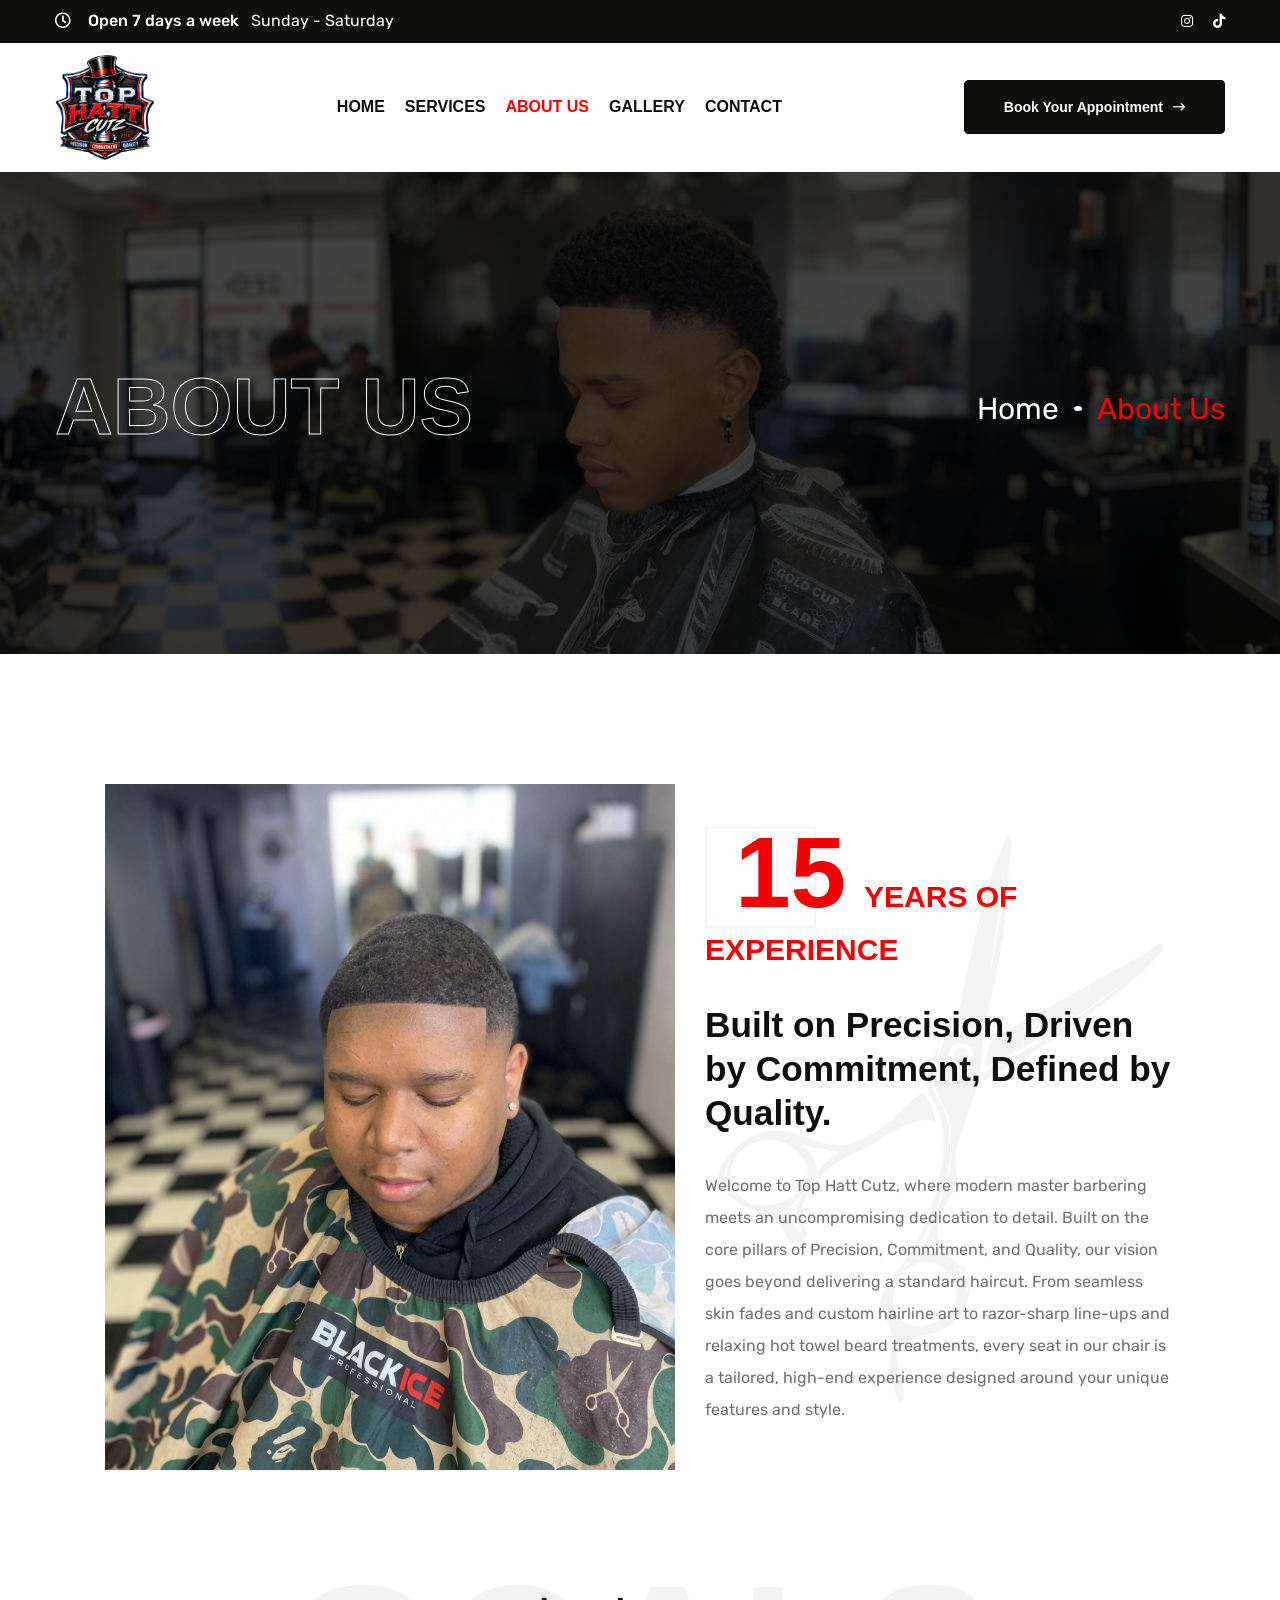
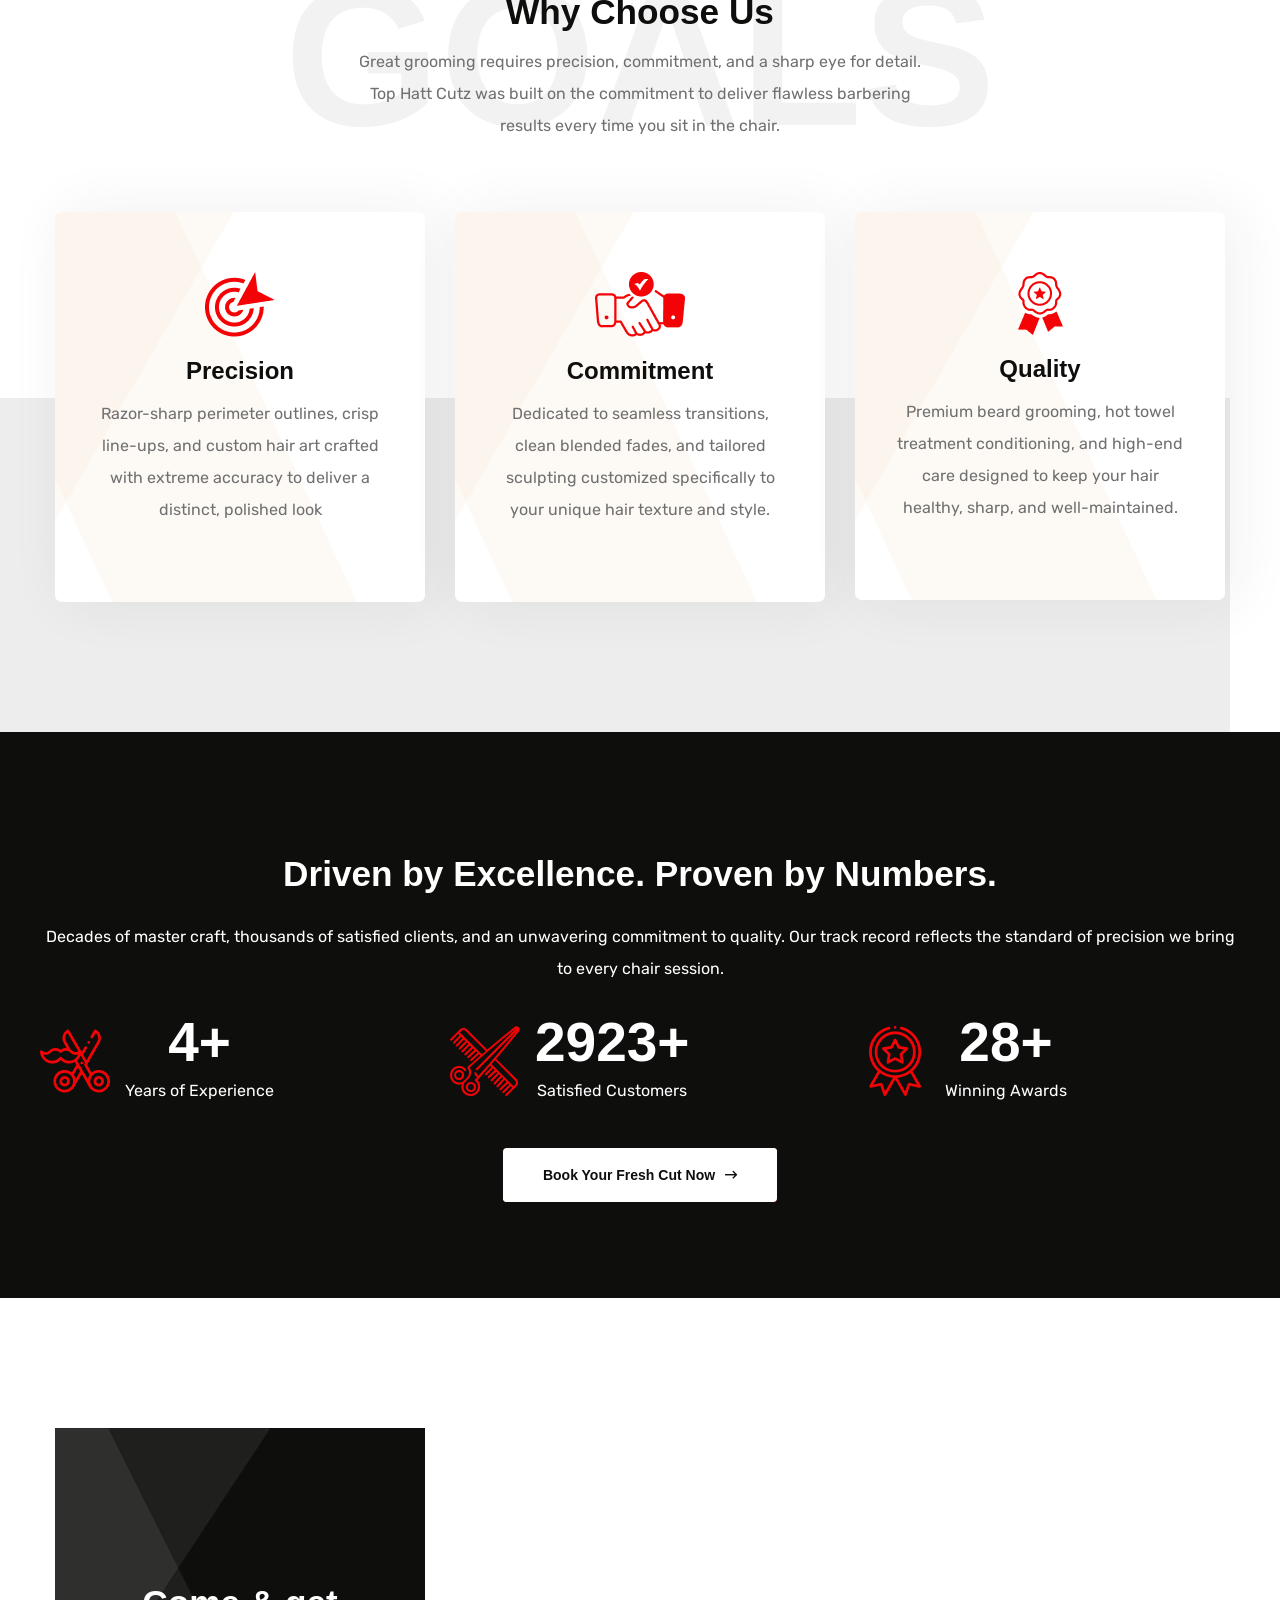
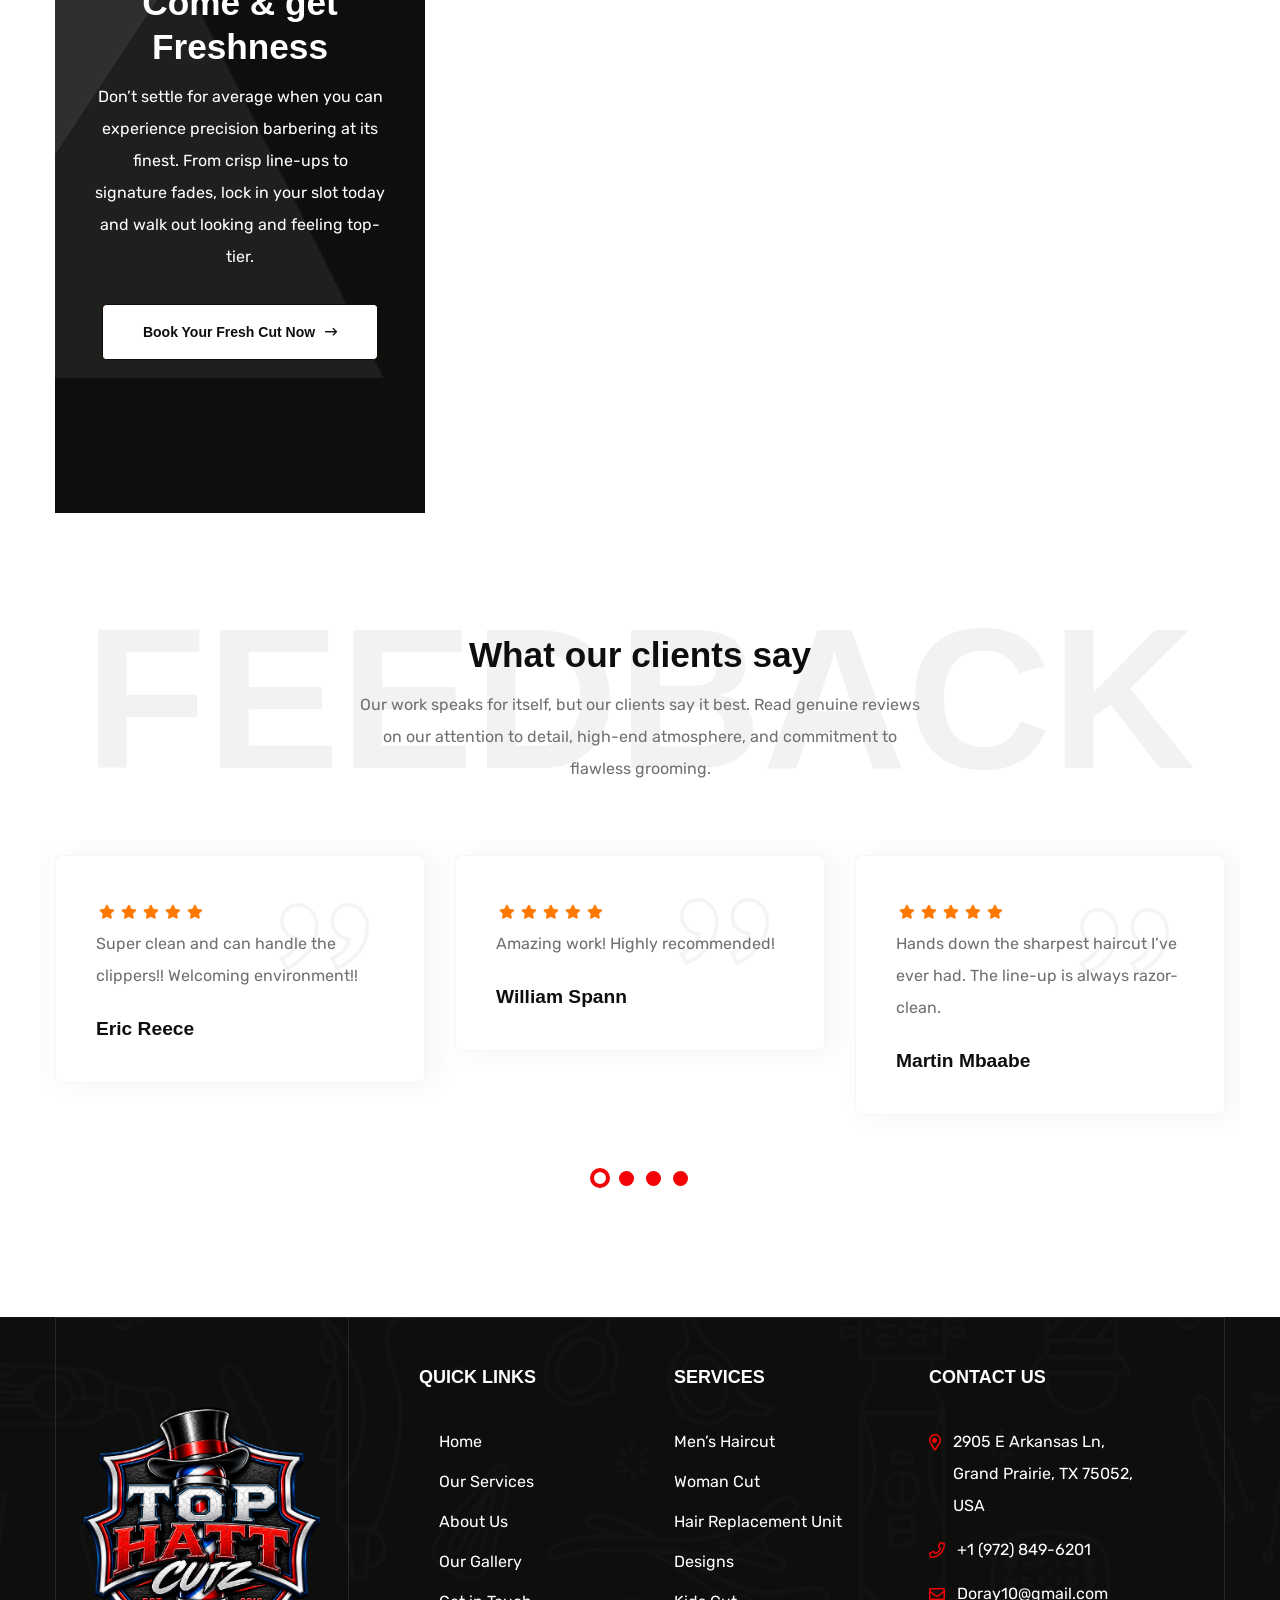
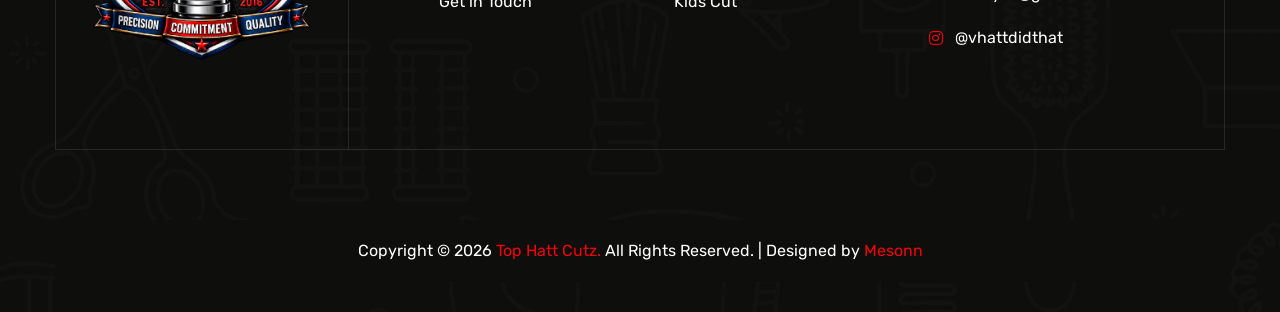
<file: about.html>
<!DOCTYPE html>
<html lang="zxx">
<head>
    <!-- Required meta tags -->
    <meta charset="utf-8" />
    <meta name="description" content="" />
    <meta http-equiv="X-UA-Compatible" content="IE=edge">
    <meta name="viewport" content="width=device-width, initial-scale=1, shrink-to-fit=no">

    <!-- Title -->
    <title>Top Hatt Cutz | Premium Barbering, Precision Fades & Custom Hairlines || About</title>
    <meta name="description" content="Book your next precision haircut with Top Hatt Cutz. Master barbering specializing in crisp fades, sharp line-ups, custom hair designs, and premium beard care. Select your slot and book online in seconds.">
    <!-- Favicon Icon -->
    <link rel="shortcut icon" href="assets/images/logos/logo2.png" type="image/x-icon">
    <!-- Google Fonts -->
    <link href="https://fonts.googleapis.com/css2?family=Oswald:wght@400;500;600;700&family=Rubik:wght@400;500&display=swap" rel="stylesheet">
    
    <!-- Flaticon -->
    <link rel="stylesheet" href="assets/css/flaticon.min.css">
    <!-- Font Awesome -->
    <link rel="stylesheet" href="assets/css/fontawesome-5.14.0.min.css">
    <!-- Bootstrap -->
    <link rel="stylesheet" href="assets/css/bootstrap-4.5.3.min.css">
    <!-- Magnific Popup -->
    <link rel="stylesheet" href="assets/css/magnific-popup.min.css">
    <!-- Nice Select -->
    <link rel="stylesheet" href="assets/css/nice-select.min.css">
    <!-- Animate -->
    <link rel="stylesheet" href="assets/css/animate.min.css">
    <!-- Slick -->
    <link rel="stylesheet" href="assets/css/slick.min.css">
    <!-- Main Style -->
    <link rel="stylesheet" href="assets/css/style.css">
    
</head>
<body>
    <div class="page-wrapper">

        <!-- Preloader -->
        <div class="preloader"></div>

        <!-- main header -->
        <header class="main-header header-three">
           <div class="header-top-wrap bg-black text-white">
               <div class="container">
                   <div class="header-top py-5">
                        <div class="row">
                            <div class="col-sm-9">
                                <div class="top-left">
                                    <ul>
                                        <li><i class="far fa-map-marker"></i> <b>Address: </b>2905 E Arkansas Ln, Grand Prairie, TX 75052, USA</li>
                                            <li><i class="far fa-clock"></i> <b>Open 7 days a week </b> Sunday - Saturday</li>
                                        </ul>
                                </div>
                            </div>
                            <div class="col-sm-3">
                                <div class="top-right text-center text-sm-right">
                                        <div class="social-style-one">
                                    <a href="https://www.instagram.com/vhattdidthat"><i class="fab fa-instagram"></i></a>
                                    <a href="https://www.tiktok.com/@vhattdidthatfs"><i class="fab fa-tiktok"></i></a>
                                </div>
                                </div>
                            </div>
                        </div>
                    </div>
               </div>
           </div>
           
            <!--Header-Upper-->
            <div class="header-upper">
                <div class="container clearfix">

                    <div class="header-inner py-10 rpy-0 d-lg-flex align-items-center">
                        <div class="logo-outer">
                            <div class="logo"><a href="index"><img src="assets/images/logos/logo2.png" alt="Logo" title="Logo"></a></div>
                        </div>

                        <div class="nav-outer clearfix mx-lg-auto">
                            <!-- Main Menu -->
                            <nav class="main-menu navbar-expand-lg">
                                <div class="navbar-header">
                                   <div class="mobile-logo my-15">
                                       <a href="index">
                                            <img src="assets/images/logos/logo2.png" alt="Logo" title="Logo">
                                       </a>
                                   </div>
                                   
                                    <!-- Toggle Button -->
                                    <button type="button" class="navbar-toggle" data-toggle="collapse" data-target=".navbar-collapse">
                                        <span class="icon-bar"></span>
                                        <span class="icon-bar"></span>
                                        <span class="icon-bar"></span>
                                    </button>
                                </div>

                                <div class="navbar-collapse collapse clearfix">
                                    <ul class="navigation clearfix">
                                        
                                        <li class="home"><a href="index">Home</a></li>

                                        <li><a href="services">Services</a></li>

                                        <li class="active"><a href="about">About Us</a></li>

                                        <li><a href="gallery">Gallery</a></li>

                                        <li><a href="contact">Contact</a></li>
                                    </ul>
                                </div>

                            </nav>
                            <!-- Main Menu End-->
                        </div>
                        
                        <!-- Menu Button -->
                        <div class="menu-button d-none d-lg-block">
                           <a href="https://tophattcutz.as.me/" class="theme-btn bnt">Book Your Appointment <i class="far fa-long-arrow-right"></i></a>
                        </div>
                    </div>
                </div>
            </div>
            <!--End Header Upper-->
        </header>
       
        <!-- Page Banner Start -->
        <section class="page-banner text-white py-190 rpy-130" style="background-image: url(assets/images/banner/banner.jpg);">
            <div class="container">
                <div class="banner-inner">
                    <h1 class="page-title wow fadeInRight delay-0-2s">About Us</h1>
                    <nav aria-label="breadcrumb">
                        <ol class="breadcrumb justify-content-center wow fadeInLeft delay-0-2s">
                            <li class="breadcrumb-item"><a href="index">Home</a></li>
                            <li class="breadcrumb-item active">About Us</li>
                        </ol>
                    </nav>
                </div>
            </div>
        </section>
        <!-- Page Banner End -->
        
        
        <!-- About Us Area Start -->
        <section class="about-us-area-two pt-130 rpt-100">
            <div class="container">
                <div class="row align-items-center justify-content-center">
                    <div class="col-lg-6">
                        <div class="about-image-two rmb-75 wow fadeInLeft delay-0-2s">
                            <img src="assets/images/about/about-two.jpg" alt="About">
                            
                        </div>
                    </div>
                    <div class="col-xl-5 col-lg-6 align-self-center">
                        <div class="about-content-four wow fadeInUp delay-0-4s">
                            <h3 class="experience mb-35"><span class="number">15</span> years of experience</h3>
                            <div class="section-title mb-35">
                                <h2 class="title">Built on Precision, Driven by Commitment, Defined by Quality.</h2>
                            </div>
                            <p>Welcome to Top Hatt Cutz, where modern master barbering meets an uncompromising dedication to detail. Built on the core pillars of Precision, Commitment, and Quality, our vision goes beyond delivering a standard haircut. From seamless skin fades and custom hairline art to razor-sharp line-ups and relaxing hot towel beard treatments, every seat in our chair is a tailored, high-end experience designed around your unique features and style.</p>
                            
                            <img class="about-bg-shape" src="assets/images/about/about-bg-shape.png" alt="BG Shape">
                        </div>
                    </div>
                </div>
            </div>
        </section>
        <!-- About Us Area End -->
        
        
        <!-- Why Choose Area Start -->
        <section class="why-choose-two pt-120 rpt-90">
            <div class="container rel z-1 pb-100 rpb-70">
                <div class="row justify-content-center">
                    <div class="col-xl-6 col-lg-7">
                        <div class="section-title text-center mb-70">
                            <h2 class="title">Why Choose Us</h2>
                            <p>Great grooming requires precision, commitment, and a sharp eye for detail. Top Hatt Cutz was built on the commitment to deliver flawless barbering results every time you sit in the chair.</p>
                            <span class="sub-title">goals</span>
                        </div>
                    </div>
                </div>
                <div class="row justify-content-center">
                    <div class="col-xl-4 col-md-6">
                        <div class="service-item wow fadeInUp delay-0-2s">
                            <div class="icon">
                                <!-- <i class="flaticon-salon"></i> -->
                                <img src="assets/images/icon/Precision.png" alt="Precision">
                            </div>
                            <div class="content">
                                <h3>Precision</h3>
                                <p>Razor-sharp perimeter outlines, crisp line-ups, and custom hair art crafted with extreme accuracy to deliver a distinct, polished look</p>
                                
                            </div>
                        </div>
                    </div>
                    <div class="col-xl-4 col-md-6">
                        <div class="service-item wow fadeInUp delay-0-4s">
                            <div class="icon">
                                <!-- <i class="flaticon-shampoo"></i> -->
                                <img src="assets/images/icon/commitment.png" alt="Commitment">
                            </div>
                            <div class="content">
                                <h3>Commitment</h3>
                                <p>Dedicated to seamless transitions, clean blended fades, and tailored sculpting customized specifically to your unique hair texture and style.</p>
                                
                            </div>
                        </div>
                    </div>
                    <div class="col-xl-4 col-md-6">
                        <div class="service-item wow fadeInUp delay-0-6s">
                            <div class="icon">
                                <!-- <i class="flaticon-hot-stone"></i> -->
                                <img src="assets/images/icon/quality.png" class="quality" alt="Quality">
                            </div>
                            <div class="content">
                                <h3>Quality</h3>
                                <p>Premium beard grooming, hot towel treatment conditioning, and high-end care designed to keep your hair healthy, sharp, and well-maintained.</p>
                               
                            </div>
                        </div>
                    </div>
                </div>
            </div>
        </section>
        <!-- Why Choose Area End -->
        
        
        <!-- Team Area Start -->
        <section class="team-area bg-black rel z-1 pt-120 rpt-90 pb-95 rpb-65">
            <div class="container">
                <div class="row align-items-center justify-content-between text-white text-center">
                    <div class="offer-about-content wow fadeInRight delay-0-2s">
                            <div class="section-title mb-25">
                                <h2 class="title">Driven by Excellence. Proven by Numbers.</h2>
                            </div>
                            <p>Decades of master craft, thousands of satisfied clients, and an unwavering commitment to quality. Our track record reflects the standard of precision we bring to every chair session.</p>
                            <div class="row mt-30">
                                <div class="col-sm-4">
                                    <div class="counter-item">
                                        <i class="flaticon-barber"></i>
                                        <div class="content">
                                            <span class="count-text plus" data-speed="3000" data-stop="15">0</span>
                                            <span>Years of Experience</span>
                                        </div>
                                    </div>
                                </div>

                                <div class="col-sm-4">
                                    <div class="counter-item">
                                        <i class="flaticon-salon"></i>
                                        <div class="content">
                                            <span class="count-text plus" data-speed="3000" data-stop="10000">0</span>
                                            <span>Satisfied Customers</span>
                                        </div>
                                    </div>
                                </div>
                                
                                <div class="col-sm-4">
                                    <div class="counter-item">
                                        <i class="flaticon-medal"></i>
                                        <div class="content">
                                            <span class="count-text plus" data-speed="3000" data-stop="96">0</span>
                                            <span>Winning Awards</span>
                                        </div>
                                    </div>
                                </div>
                            </div>

                            <a href="https://tophattcutz.as.me/" class="theme-btn btn-border mt-10">Book Your Fresh Cut Now <i class="far fa-long-arrow-right"></i></a>
                        </div>
                    
                </div>
            </div>
            
        </section>
        <!-- Team Area End -->
        
        
        <!-- CTA Video Start -->
        <section class="cta-video-area pt-130 rpt-100 rel z-2">
            <div class="container">
                <div class="row">
                    <div class="col-lg-4">
                        <div class="cta-part bg-black text-center text-white p-40 rpy-55 wow fadeInLeft delay-0-2s" style="background-image: url(assets/images/background/video-cta-bg.png);">
                            <div class="section-title mb-15">
                                <h2>Come & get Freshness</h2>
                                <p>Don’t settle for average when you can experience precision barbering at its finest. From crisp line-ups to signature fades, lock in your slot today and walk out looking and feeling top-tier.</p>
                            </div>
                            
                            <a href="https://tophattcutz.as.me/" class="theme-btn btn-border">Book Your Fresh Cut Now<i class="far fa-long-arrow-right"></i></a>
                        </div>
                    </div>
                    <div class="col-lg-8">
                        <div class="rmt-30 wow fadeInRight delay-0-2s">
                            
                             <div class="video-container">
                                <video muted autoplay loop playsinline>
                                    <source src="assets/video.mp4" type="video/mp4">
                                    Your browser does not support the video tag.
                                </video>
                            </div>
                        </div>
                    </div>
                </div>
            </div>
        </section>
        <!-- CTA Video End -->
        
         
        <!-- Testimonials Start -->
        <section class="testimonial-area-two rel z-2 pt-120 rpt-90 pb-125 rpb-95">
            <div class="container">
               <div class="row justify-content-center">
                    <div class="col-xl-6 col-lg-7 col-md-10">
                        <div class="section-title text-center mb-55">
                            <h2 class="title">What our clients say</h2>
                            <p>Our work speaks for itself, but our clients say it best. Read genuine reviews on our attention to detail, high-end atmosphere, and commitment to flawless grooming.</p>
                            <span class="sub-title">feedback</span>
                        </div>
                    </div>
                </div>
                <div class="testimonial-two-active">
                    <div class="testimonial-two-item bg-white wow fadeInUp delay-0-2s">
                        <div class="ratting">
                            <i class="fas fa-star"></i>
                            <i class="fas fa-star"></i>
                            <i class="fas fa-star"></i>
                            <i class="fas fa-star"></i>
                            <i class="fas fa-star"></i>
                            <!-- <i class="fas fa-star-half-alt"></i> -->
                        </div>
                        <p>Super clean and can handle the clippers!! Welcoming environment!!</p>
                        <div class="author">
                            <div class="des">
                                <h4>Eric Reece</h4>
                            </div>
                        </div>
                    </div>

                    <div class="testimonial-two-item bg-white wow fadeInUp delay-0-4s">
                        <div class="ratting">
                            <i class="fas fa-star"></i>
                            <i class="fas fa-star"></i>
                            <i class="fas fa-star"></i>
                            <i class="fas fa-star"></i>
                            <i class="fas fa-star"></i>
                            <!-- <i class="fas fa-star-half-alt"></i> -->
                        </div>
                        <p>Amazing work! Highly recommended!</p>
                        <div class="author">
                            <div class="des">
                                <h4>William Spann</h4>
                            </div>
                        </div>
                    </div>

                    <div class="testimonial-two-item bg-white wow fadeInUp delay-0-6s">
                        <div class="ratting">
                            <i class="fas fa-star"></i>
                            <i class="fas fa-star"></i>
                            <i class="fas fa-star"></i>
                            <i class="fas fa-star"></i>
                            <i class="fas fa-star"></i>
                            <!-- <i class="fas fa-star-half-alt"></i> -->
                        </div>
                        <p>Hands down the sharpest haircut I’ve ever had. The line-up is always razor-clean.</p>
                        <div class="author">
                            <div class="des">
                                <h4>Martin Mbaabe</h4>
                            </div>
                        </div>
                    </div>

                    <div class="testimonial-two-item bg-white wow fadeInUp delay-0-2s">
                        <div class="ratting">
                            <i class="fas fa-star"></i>
                            <i class="fas fa-star"></i>
                            <i class="fas fa-star"></i>
                            <i class="fas fa-star"></i>
                            <i class="fas fa-star"></i>
                            <!-- <i class="fas fa-star-half-alt"></i> -->
                        </div>
                        <p>Consistent, professional, and pure quality every single time.</p>
                        <div class="author">
                            <div class="des">
                                <h4>Tyson Johnson</h4>
                            </div>
                        </div>
                    </div>
                </div>
            </div>
        </section>
        <!-- Testimonials End -->
        
        
        <!-- Client Logo Area Start -->
        <!-- <section class="client-logo-area rel z-1 pb-130 rpb-100">
            <div class="container">
                <div class="client-logo-inner">
                    <div class="row justify-content-center">
                        <div class="col-xl-5 col-lg-6 col-md-10">
                            <div class="section-title text-center mb-50">
                                <h2 class="title">premium sponsors</h2>
                                <p>Sit amet consectetur adipiscing elit sed do eiusmod tempor incididunt labore dolore magna aliqua suspendisse</p>
                            </div>
                        </div>
                    </div>
                    <div class="client-logo-active">
                        <div class="client-logo-item wow fadeInUp delay-0-2s">
                            <a href="#"><img src="assets/images/client-logos/logo1.png" alt="Client Logo"></a>
                        </div>
                        <div class="client-logo-item wow fadeInUp delay-0-3s">
                            <a href="#"><img src="assets/images/client-logos/logo2.png" alt="Client Logo"></a>
                        </div>
                        <div class="client-logo-item wow fadeInUp delay-0-4s">
                            <a href="#"><img src="assets/images/client-logos/logo3.png" alt="Client Logo"></a>
                        </div>
                        <div class="client-logo-item wow fadeInUp delay-0-5s">
                            <a href="#"><img src="assets/images/client-logos/logo4.png" alt="Client Logo"></a>
                        </div>
                        <div class="client-logo-item wow fadeInUp delay-0-6s">
                            <a href="#"><img src="assets/images/client-logos/logo5.png" alt="Client Logo"></a>
                        </div>
                        <div class="client-logo-item wow fadeInUp delay-0-7s">
                            <a href="#"><img src="assets/images/client-logos/logo6.png" alt="Client Logo"></a>
                        </div>
                        <div class="client-logo-item wow fadeInUp delay-0-8s">
                            <a href="#"><img src="assets/images/client-logos/logo1.png" alt="Client Logo"></a>
                        </div>
                        <div class="client-logo-item wow fadeInUp delay-0-2s">
                            <a href="#"><img src="assets/images/client-logos/logo2.png" alt="Client Logo"></a>
                        </div>
                        <div class="client-logo-item wow fadeInUp delay-0-2s">
                            <a href="#"><img src="assets/images/client-logos/logo3.png" alt="Client Logo"></a>
                        </div>
                        <div class="client-logo-item wow fadeInUp delay-0-2s">
                            <a href="#"><img src="assets/images/client-logos/logo4.png" alt="Client Logo"></a>
                        </div>
                        <div class="client-logo-item wow fadeInUp delay-0-2s">
                            <a href="#"><img src="assets/images/client-logos/logo5.png" alt="Client Logo"></a>
                        </div>
                        <div class="client-logo-item wow fadeInUp delay-0-2s">
                            <a href="#"><img src="assets/images/client-logos/logo6.png" alt="Client Logo"></a>
                        </div>
                    </div>
               </div>
            </div>
            <img class="client-logo-bg" src="assets/images/background/client-logo-bg.png" alt="Background">
        </section> -->
        <!-- Client Logo Area End -->
        
        
        <!-- Footer Area Start -->
        <footer class="main-footer bg-black bgs-cover text-white pb-30" style="background-image: url(assets/images/background/footer.png);">
            <div class="container">
                <div class="footer-logo-newsletter mb-70">
                    <div class="footer-logo wow fadeInLeft delay-0-2s">
                        <a href="index"><img src="assets/images/logos/logo2.png" alt="Logo"></a>
                    </div>
                    
                    <div class="footer-newsletter wow fadeInRight delay-0-2s">
                         <div class="row justify-content-between">
                            <div class="col-xl-4 col-md-6">
                                <div class="footer-widget menu-widget wow fadeInUp delay-0-2s">
                                    <h5 class="footer-title">Quick Links</h5>
                                    <ul>
                                        <li class="home"><a href="index">Home</a></li>
                                        <li><a href="services">Our Services</a></li>
                                        <li><a href="about">About Us</a></li>
                                        <li><a href="gallery">Our Gallery</a></li>
                                        <li><a href="contact">Get in Touch</a></li>
                                    </ul>
                                </div>
                            </div>
                            <div class="col-xl-4 col-md-6">
                                <div class="footer-widget menu-widget wow fadeInUp delay-0-4s">
                                    <h5 class="footer-title">services</h5>
                                    <ul>
                                        <li>Men’s Haircut</li>
                                        <li>Woman Cut</li>
                                        <li>Hair Replacement Unit</li>
                                        <li>Designs</li>
                                        <li>Kids Cut</li>
                                    </ul>
                                </div>
                            </div>
                            <div class="col-xl-4 col-md-6">
                                <div class="footer-widget contact-widget wow fadeInUp delay-0-8s">
                                    <h5 class="footer-title">Contact Us</h5>
                                    <ul>
                                        <li>
                                            <i class="far fa-map-marker-alt"></i>
                                            <span>2905 E Arkansas Ln, Grand Prairie, TX 75052, USA</span>
                                        </li>
                                        <li>
                                            <i class="far fa-phone"></i>
                                            <a href="tel:+19728496201">+1 (972) 849-6201</a>
                                        </li>
                                        
                                        <li>
                                            <i class="far fa-envelope"></i>
                                            <a href="mailto:Doray10@gmail.com">Doray10@gmail.com</a>
                                        </li>

                                        <li>
                                            <i class="fab fa-instagram"></i>
                                            <a href="https://www.instagram.com/vhattdidthat" target="_blank">@vhattdidthat</a>
                                        </li>
                                    </ul>
                                </div>
                            </div>
                        </div>
                    </div>
                </div>
                <div class="copyright-area bg-black-two border-0 text-center p-15 mt-15">
                    <p>Copyright © <span id="current-year"></span> <a href="index">Top Hatt Cutz.</a> All Rights Reserved. | Designed by <a href="https://mesonn.ai/">Mesonn</a></p>
                </div>
            </div>
        </footer>
        <!-- Footer Area End -->

    </div>
    <!--End pagewrapper-->
    
    <!-- Scroll Top Button -->
    <button class="scroll-top scroll-to-target" data-target="html"><span class="fas fa-angle-double-up"></span></button>

    <script>
        document.getElementById("current-year").textContent = new Date().getFullYear();
    </script>

    <script>
        document.addEventListener("DOMContentLoaded", function() {
            // 1. Update both desktop and mobile logo links
            const logoLinks = document.querySelectorAll(".logo a, .mobile-logo a, .footer-logo a");
            logoLinks.forEach(link => {
            link.href = "https://tophattcutz.com/";
            });

            // 2. Update the Home navigation menu link
            const homeLinks = document.querySelectorAll("li.home a, .copyright-area p a");
            homeLinks.forEach(link => {
            link.href = "https://tophattcutz.com/";
            });
        });
    </script>
    
    <!-- Jquery -->
    <script src="assets/js/jquery-3.6.0.min.js"></script>
    <!-- Bootstrap -->
    <script src="assets/js/bootstrap.min.js"></script>
    <!-- Appear Js -->
    <script src="assets/js/appear.min.js"></script>
    <!-- Slick -->
    <script src="assets/js/slick.min.js"></script>
    <!-- Magnific Popup -->
    <script src="assets/js/jquery.magnific-popup.min.js"></script>
    <!-- Nice Select -->
    <script src="assets/js/jquery.nice-select.min.js"></script>
    <!-- jQuery UI -->
    <script src="assets/js/jquery-ui.min.js"></script>
    <!--  WOW Animation -->
    <script src="assets/js/wow.min.js"></script>
    <!-- Custom script -->
    <script src="assets/js/script.js"></script>

</body>
</html>
</file>
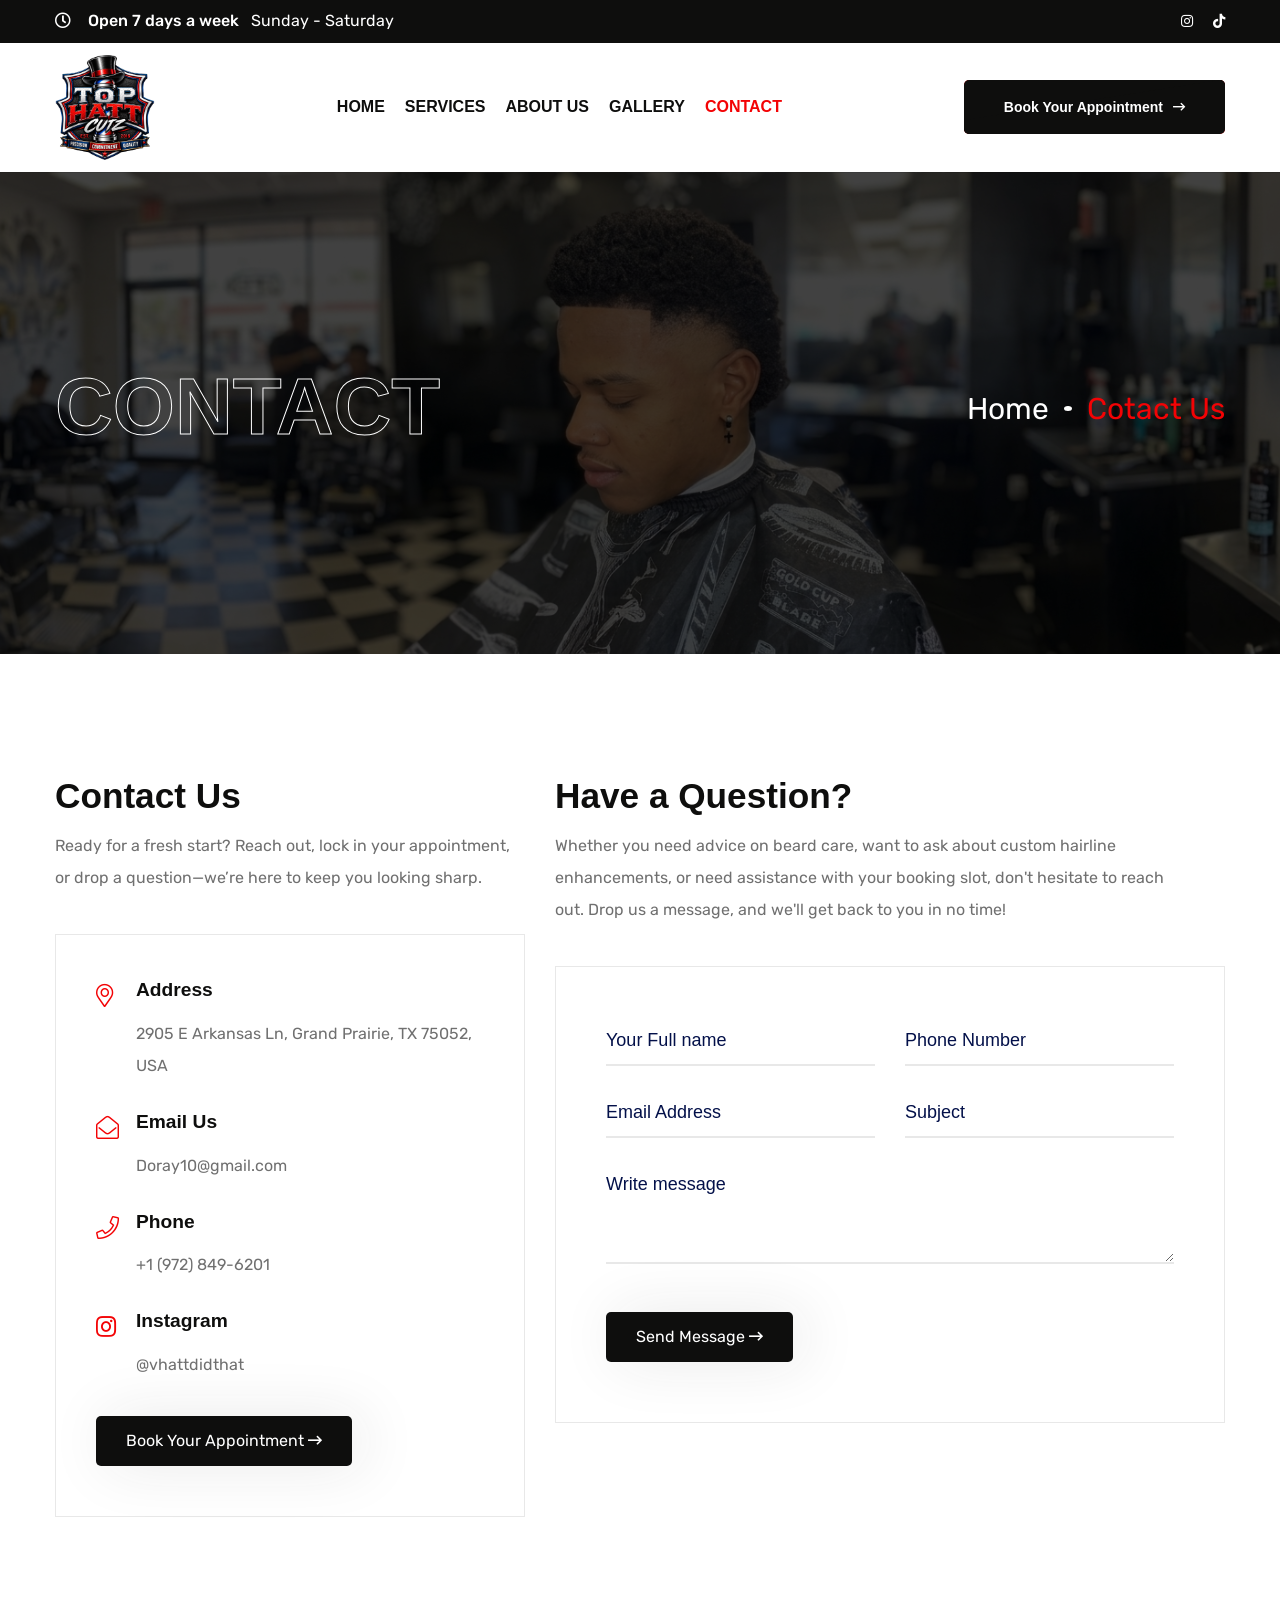
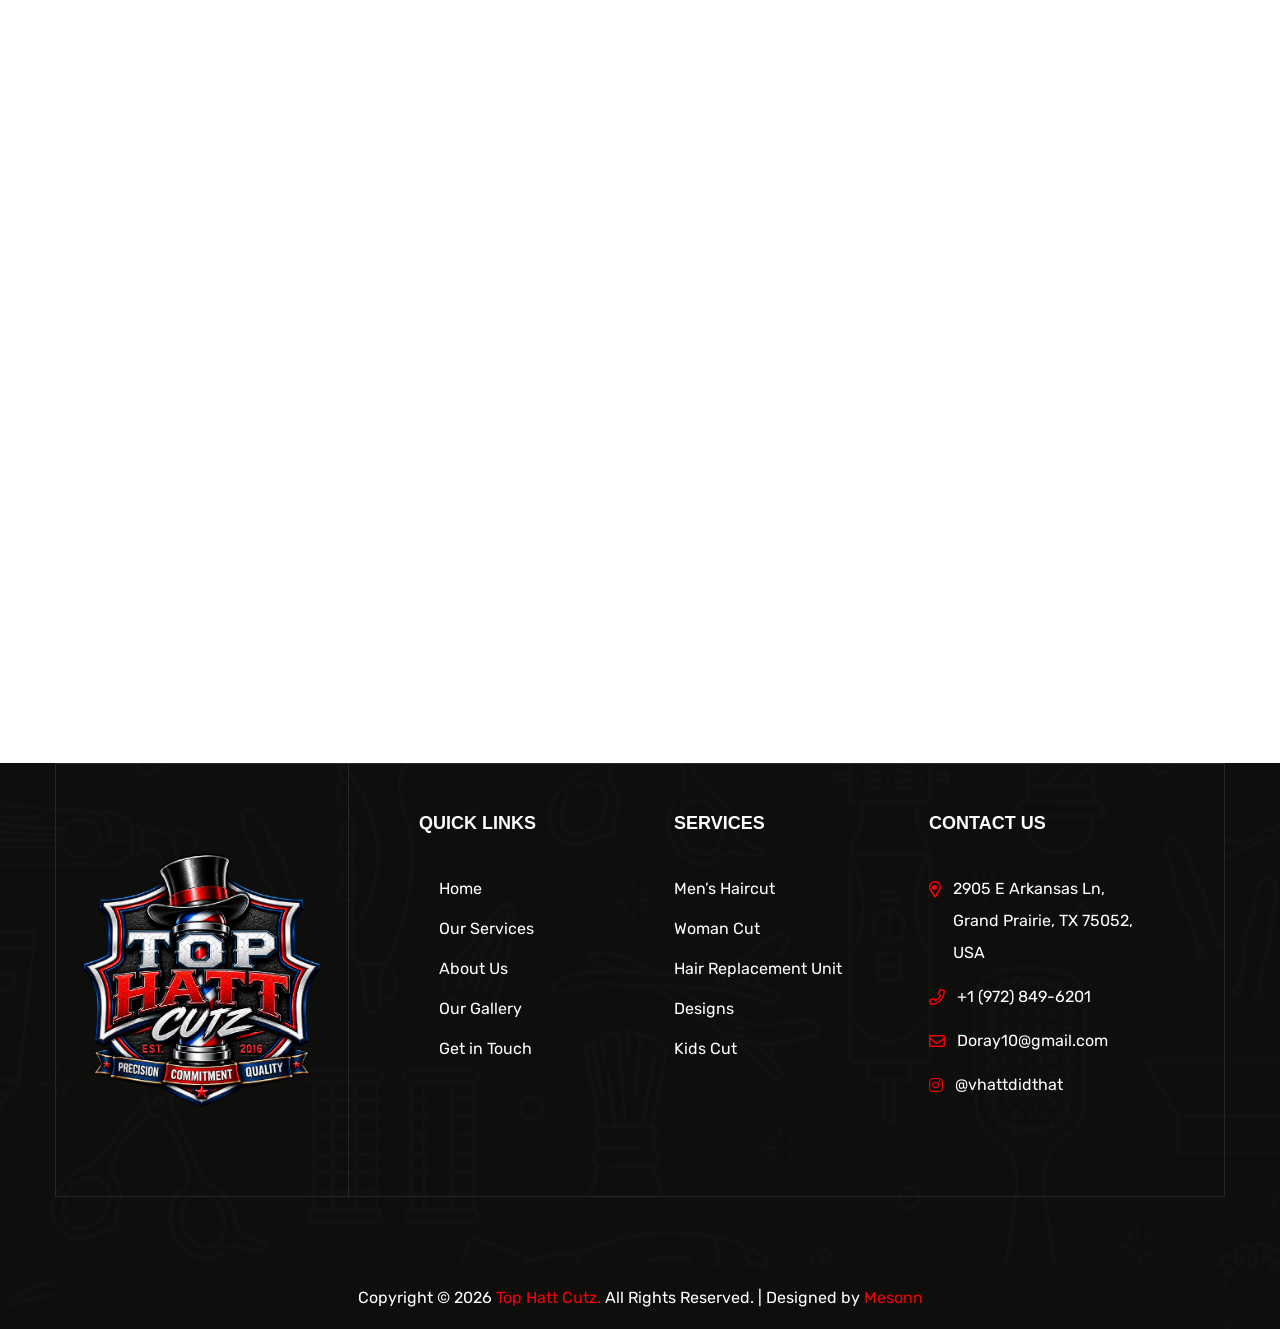
<file: contact.html>
<!DOCTYPE html>
<html lang="zxx">
<head>
    <!-- Required meta tags -->
    <meta charset="utf-8" />
    <meta name="description" content="" />
    <meta http-equiv="X-UA-Compatible" content="IE=edge">
    <meta name="viewport" content="width=device-width, initial-scale=1, shrink-to-fit=no">

    <!-- Title -->
    <title>Top Hatt Cutz | Premium Barbering, Precision Fades & Custom Hairlines || Contact Us</title>
    <meta name="description" content="Book your next precision haircut with Top Hatt Cutz. Master barbering specializing in crisp fades, sharp line-ups, custom hair designs, and premium beard care. Select your slot and book online in seconds.">
    <!-- Favicon Icon -->
    <link rel="shortcut icon" href="assets/images/logos/logo2.png" type="image/x-icon">
    <!-- Google Fonts -->
    <link href="https://fonts.googleapis.com/css2?family=Oswald:wght@400;500;600;700&family=Rubik:wght@400;500&display=swap" rel="stylesheet">
    
    <!-- Flaticon -->
    <link rel="stylesheet" href="assets/css/flaticon.min.css">
    <!-- Font Awesome -->
    <link rel="stylesheet" href="assets/css/fontawesome-5.14.0.min.css">
    <!-- Bootstrap -->
    <link rel="stylesheet" href="assets/css/bootstrap-4.5.3.min.css">
    <!-- Magnific Popup -->
    <link rel="stylesheet" href="assets/css/magnific-popup.min.css">
    <!-- Nice Select -->
    <link rel="stylesheet" href="assets/css/nice-select.min.css">
    <!-- Animate -->
    <link rel="stylesheet" href="assets/css/animate.min.css">
    <!-- Slick -->
    <link rel="stylesheet" href="assets/css/slick.min.css">
    <!-- Main Style -->
    <link rel="stylesheet" href="assets/css/style.css">
    
</head>
<body>
    <div class="page-wrapper">

        <!-- Preloader -->
        <div class="preloader"></div>

        <!-- main header -->
        <header class="main-header header-three">
           <div class="header-top-wrap bg-black text-white">
               <div class="container">
                   <div class="header-top py-5">
                        <div class="row">
                            <div class="col-sm-9">
                                <div class="top-left">
                                    <ul>
                                        <li><i class="far fa-map-marker"></i> <b>Address: </b>2905 E Arkansas Ln, Grand Prairie, TX 75052, USA</li>
                                            <li><i class="far fa-clock"></i> <b>Open 7 days a week </b> Sunday - Saturday</li>
                                        </ul>
                                </div>
                            </div>
                            <div class="col-sm-3">
                                <div class="top-right text-center text-sm-right">
                                        <div class="social-style-one">
                                    <a href="https://www.instagram.com/vhattdidthat"><i class="fab fa-instagram"></i></a>
                                    <a href="https://www.tiktok.com/@vhattdidthatfs"><i class="fab fa-tiktok"></i></a>
                                </div>
                                </div>
                            </div>
                        </div>
                    </div>
               </div>
           </div>
           
            <!--Header-Upper-->
            <div class="header-upper">
                <div class="container clearfix">

                    <div class="header-inner py-10 rpy-0 d-lg-flex align-items-center">
                        <div class="logo-outer">
                            <div class="logo"><a href="index"><img src="assets/images/logos/logo2.png" alt="Logo" title="Logo"></a></div>
                        </div>

                        <div class="nav-outer clearfix mx-lg-auto">
                            <!-- Main Menu -->
                            <nav class="main-menu navbar-expand-lg">
                                <div class="navbar-header">
                                   <div class="mobile-logo my-15">
                                       <a href="index">
                                            <img src="assets/images/logos/logo2.png" alt="Logo" title="Logo">
                                       </a>
                                   </div>
                                   
                                    <!-- Toggle Button -->
                                    <button type="button" class="navbar-toggle" data-toggle="collapse" data-target=".navbar-collapse">
                                        <span class="icon-bar"></span>
                                        <span class="icon-bar"></span>
                                        <span class="icon-bar"></span>
                                    </button>
                                </div>

                                <div class="navbar-collapse collapse clearfix">
                                    <ul class="navigation clearfix">
                                        
                                        <li class="home"><a href="index">Home</a></li>

                                        <li><a href="services">Services</a></li>

                                        <li><a href="about">About Us</a></li>

                                        <li><a href="gallery">Gallery</a></li>

                                        <li class="active"><a href="contact">Contact</a></li>
                                    </ul>
                                </div>

                            </nav>
                            <!-- Main Menu End-->
                        </div>
                        
                        <!-- Menu Button -->
                        <div class="menu-button d-none d-lg-block">
                           <a href="https://tophattcutz.as.me/" class="theme-btn bnt">Book Your Appointment <i class="far fa-long-arrow-right"></i></a>
                        </div>
                    </div>
                </div>
            </div>
            <!--End Header Upper-->
        </header>

       
        <!-- Page Banner Start -->
        <section class="page-banner text-white py-190 rpy-130" style="background-image: url(assets/images/banner/banner.jpg);">
            <div class="container">
                <div class="banner-inner">
                    <h1 class="page-title wow fadeInRight delay-0-2s">Contact</h1>
                    <nav aria-label="breadcrumb">
                        <ol class="breadcrumb justify-content-center wow fadeInLeft delay-0-2s">
                            <li class="breadcrumb-item"><a href="index">Home</a></li>
                            <li class="breadcrumb-item active">Cotact Us</li>
                        </ol>
                    </nav>
                </div>
            </div>
        </section>
        <!-- Page Banner End -->
        
        
        <!-- Contact Page Section Start -->
        <section class="contact-page pt-120 pb-130 rpt-90 rpb-100">
            <div class="container">
                <div class="row justify-content-between">
                    <div class="col-xl-5 col-lg-5">
                        <div class="contact-info-wrap rmb-55 wow fadeInLeft delay-0-2s">
                            <div class="section-title mb-40">
                                <h2>Contact Us</h2>
                                <p>Ready for a fresh start? Reach out, lock in your appointment, or drop a question—we’re here to keep you looking sharp.</p>
                            </div>
                            <div class="contact-info-part p-40">
                                <div class="contact-info-item">
                                    <div class="icon">
                                        <i class="fal fa-map-marker-alt"></i>
                                    </div>
                                    <div class="content">
                                        <h5>Address</h5>
                                        <span>2905 E Arkansas Ln, Grand Prairie, TX 75052, USA</span>
                                        
                                    </div>
                                </div>
                                <div class="contact-info-item">
                                    <div class="icon">
                                        <i class="fal fa-envelope-open"></i>
                                    </div>
                                    <div class="content">
                                        <h5>Email Us</h5>
                                        <a href="mailto:Doray10@gmail.com">Doray10@gmail.com</a>
                                    </div>
                                </div>
                                <div class="contact-info-item">
                                    <div class="icon">
                                        <i class="fal fa-phone"></i>
                                    </div>
                                    <div class="content">
                                        <h5>Phone</h5>
                                        <a href="tel:+19728496201">+1 (972) 849-6201</a>
                                    </div>
                                </div>
                                <div class="contact-info-item">
                                    <div class="icon">
                                        <i class="fab fa-instagram"></i>
                                    </div>
                                    <div class="content">
                                        <h5>Instagram</h5>
                                        <a href="https://www.instagram.com/vhattdidthat" target="_blank">@vhattdidthat</a>
                                    </div>
                                </div>

                                <div class="contact-info-item ">
                                    <a href="https://tophattcutz.as.me/" class="details-btn my-10 wow fadeInRight delay-0-2s">Book Your Appointment <i class="far fa-long-arrow-right"></i></a>
                                </div>
                            </div>
                        </div>
                    </div>
                    <div class="col-lg-7">
                        <div class="contact-page-form wow fadeInRight delay-0-2s">
                            <div class="row">
                                <div class="col-lg-11 col-md-10">
                                    <div class="section-title mb-40">
                                        <h2>Have a Question?</h2>
                                        <p>Whether you need advice on beard care, want to ask about custom hairline enhancements, or need assistance with your booking slot, don't hesitate to reach out. Drop us a message, and we'll get back to you in no time!</p>
                                    </div>
                                </div>
                            </div>
                            <form id="contactForm" action="assets/php/form-process.php" name="contactForm" method="post">
                                <div class="row">
                                    <div class="col-md-6">
                                        <div class="form-group">
                                            <input type="text" id="name" name="name" class="form-control" value="" placeholder="Your Full name" required="" data-error="Please enter your name">
                                            <div class="help-block with-errors"></div>
                                        </div>
                                    </div>
                                    <div class="col-md-6">
                                        <div class="form-group">
                                            <input type="text" id="phone" name="phone" class="form-control" value="" placeholder="Phone Number" >
                                            <div class="help-block with-errors"></div>
                                        </div>
                                    </div>
                                    <div class="col-md-6">
                                        <div class="form-group">
                                            <input type="email" id="email" name="email" class="form-control" value="" placeholder="Email Address" required="" data-error="Please enter your Email">
                                            <div class="help-block with-errors"></div>
                                        </div>
                                    </div>
                                    <div class="col-md-6">
                                        <div class="form-group">
                                            <input type="text" id="subject" name="subject" class="form-control" value="" placeholder="Subject">
                                            <div class="help-block with-errors"></div>
                                        </div>
                                    </div>
                                    <div class="col-md-12">
                                        <div class="form-group">
                                            <textarea name="message" id="message" class="form-control" rows="3" placeholder="Write message" required="" data-error="Please enter your Message"></textarea>
                                            <div class="help-block with-errors"></div>
                                        </div>
                                    </div>
                                    <div class="col-xl-12">
                                        <div class="form-group mb-0">
                                            <button type="submit" class="details-btn">Send Message <i class="far fa-long-arrow-right"></i></button>
                                            <div id="msgSubmit" class="hidden"></div>
                                        </div>
                                    </div>
                                </div>
                            </form>
                        </div>
                    </div>
                </div>
            </div>
        </section>
        <!-- Contact Page Section End -->

       
       <!-- Map Area Start -->
        <div class="contact-page-map wow fadeInUp delay-0-2s">
            <iframe src="https://www.google.com/maps/embed?pb=!1m18!1m12!1m3!1d3357.256869816665!2d-97.06204352580016!3d32.7058013876246!2m3!1f0!2f0!3f0!3m2!1i1024!2i768!4f13.1!3m3!1m2!1s0x864e87d0b4cec619%3A0x70897d6d61305d0c!2s2905%20E%20Arkansas%20Ln%2C%20Grand%20Prairie%2C%20TX%2075052%2C%20USA!5e0!3m2!1sen!2sng!4v1790253224691!5m2!1sen!2sng" style="border:0; width: 100%;" allowfullscreen="" loading="lazy" referrerpolicy="strict-origin-when-cross-origin"></iframe>
        </div>
        
        <!-- Map Area End -->
       
        
        <!-- Footer Area Start -->
        <footer class="main-footer bg-black text-white bgs-cover" style="background-image: url(assets/images/background/footer.png);">
            <div class="container">
                <div class="footer-logo-newsletter mb-70">
                    <div class="footer-logo wow fadeInLeft delay-0-2s">
                        <a href="index"><img src="assets/images/logos/logo2.png" alt="Logo"></a>
                    </div>
                    
                    <div class="footer-newsletter wow fadeInRight delay-0-2s">
                         <div class="row justify-content-between">
                            <div class="col-xl-4 col-md-6">
                                <div class="footer-widget menu-widget wow fadeInUp delay-0-2s">
                                    <h5 class="footer-title">Quick Links</h5>
                                    <ul>
                                        <li class="home"><a href="index">Home</a></li>
                                        <li><a href="services">Our Services</a></li>
                                        <li><a href="about">About Us</a></li>
                                        <li><a href="gallery">Our Gallery</a></li>
                                        <li><a href="contact">Get in Touch</a></li>
                                    </ul>
                                </div>
                            </div>
                            <div class="col-xl-4 col-md-6">
                                <div class="footer-widget menu-widget wow fadeInUp delay-0-4s">
                                    <h5 class="footer-title">services</h5>
                                    <ul>
                                        <li>Men’s Haircut</li>
                                        <li>Woman Cut</li>
                                        <li>Hair Replacement Unit</li>
                                        <li>Designs</li>
                                        <li>Kids Cut</li>
                                    </ul>
                                </div>
                            </div>
                            <div class="col-xl-4 col-md-6">
                                <div class="footer-widget contact-widget wow fadeInUp delay-0-8s">
                                    <h5 class="footer-title">Contact Us</h5>
                                    <ul>
                                        <li>
                                            <i class="far fa-map-marker-alt"></i>
                                            <span>2905 E Arkansas Ln, Grand Prairie, TX 75052, USA</span>
                                            
                                        </li>
                                        <li>
                                            <i class="far fa-phone"></i>
                                            <a href="tel:+19728496201">+1 (972) 849-6201</a>
                                        </li>
                                        
                                        <li>
                                            <i class="far fa-envelope"></i>
                                            <a href="mailto:Doray10@gmail.com">Doray10@gmail.com</a>
                                        </li>

                                        <li>
                                            <i class="fab fa-instagram"></i>
                                            <a href="https://www.instagram.com/vhattdidthat" target="_blank">@vhattdidthat</a>
                                        </li>
                                    </ul>
                                </div>
                            </div>
                        </div>
                    </div>
                </div>
                <div class="copyright-area bg-black-two border-0 text-center p-15 mt-15">
                    <p>Copyright © <span id="current-year"></span> <a href="index">Top Hatt Cutz.</a> All Rights Reserved. | Designed by <a href="https://mesonn.ai/">Mesonn</a></p>
                </div>
            </div>
        </footer>
        <!-- Footer Area End -->

    </div>
    <!--End pagewrapper-->
    
    <!-- Scroll Top Button -->
    <button class="scroll-top scroll-to-target" data-target="html"><span class="fas fa-angle-double-up"></span></button>

    <script>
        document.getElementById("current-year").textContent = new Date().getFullYear();
    </script>

    <script>
        document.addEventListener("DOMContentLoaded", function() {
            // 1. Update both desktop and mobile logo links
            const logoLinks = document.querySelectorAll(".logo a, .mobile-logo a, .footer-logo a");
            logoLinks.forEach(link => {
            link.href = "https://tophattcutz.com/";
            });

            // 2. Update the Home navigation menu link
            const homeLinks = document.querySelectorAll("li.home a, .copyright-area p a");
            homeLinks.forEach(link => {
            link.href = "https://tophattcutz.com/";
            });
        });
    </script>
    
    <!-- Jquery -->
    <script src="assets/js/jquery-3.6.0.min.js"></script>
    <!-- Bootstrap -->
    <script src="assets/js/bootstrap.min.js"></script>
    <!-- Appear Js -->
    <script src="assets/js/appear.min.js"></script>
    <!-- Slick -->
    <script src="assets/js/slick.min.js"></script>
    <!-- Magnific Popup -->
    <script src="assets/js/jquery.magnific-popup.min.js"></script>
    <!-- Nice Select -->
    <script src="assets/js/jquery.nice-select.min.js"></script>
    <!-- AjaxChimp Min JS -->
    <script src="assets/js/jquery.ajaxchimp.min.js"></script>
    <!-- Form Validator Min JS -->
    <script src="assets/js/form-validator.min.js"></script>
    <!-- Contact Form Min JS -->
    <script src="assets/js/contact-form-script.js"></script>
    <!-- jQuery UI -->
    <script src="assets/js/jquery-ui.min.js"></script>
    <!--  WOW Animation -->
    <script src="assets/js/wow.min.js"></script>
    <!-- Custom script -->
    <script src="assets/js/script.js"></script>

</body>
</html>
</file>
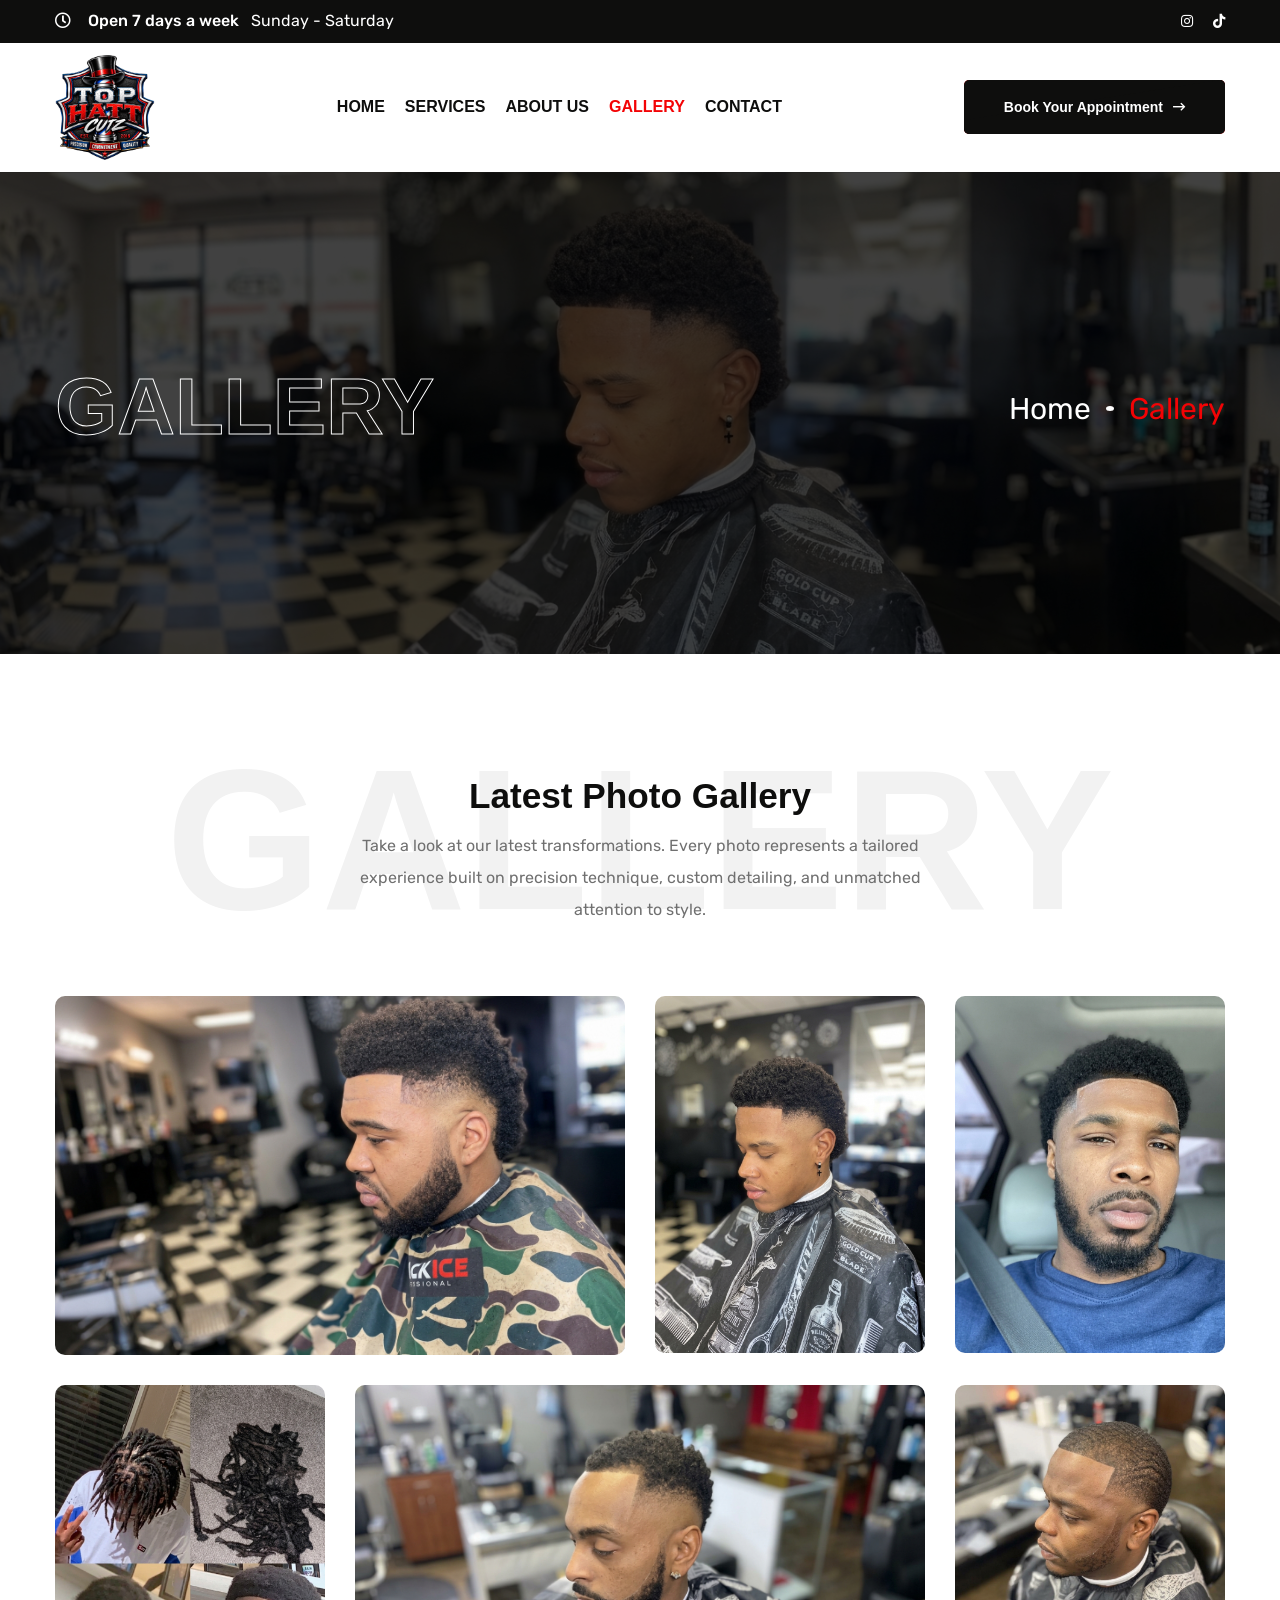
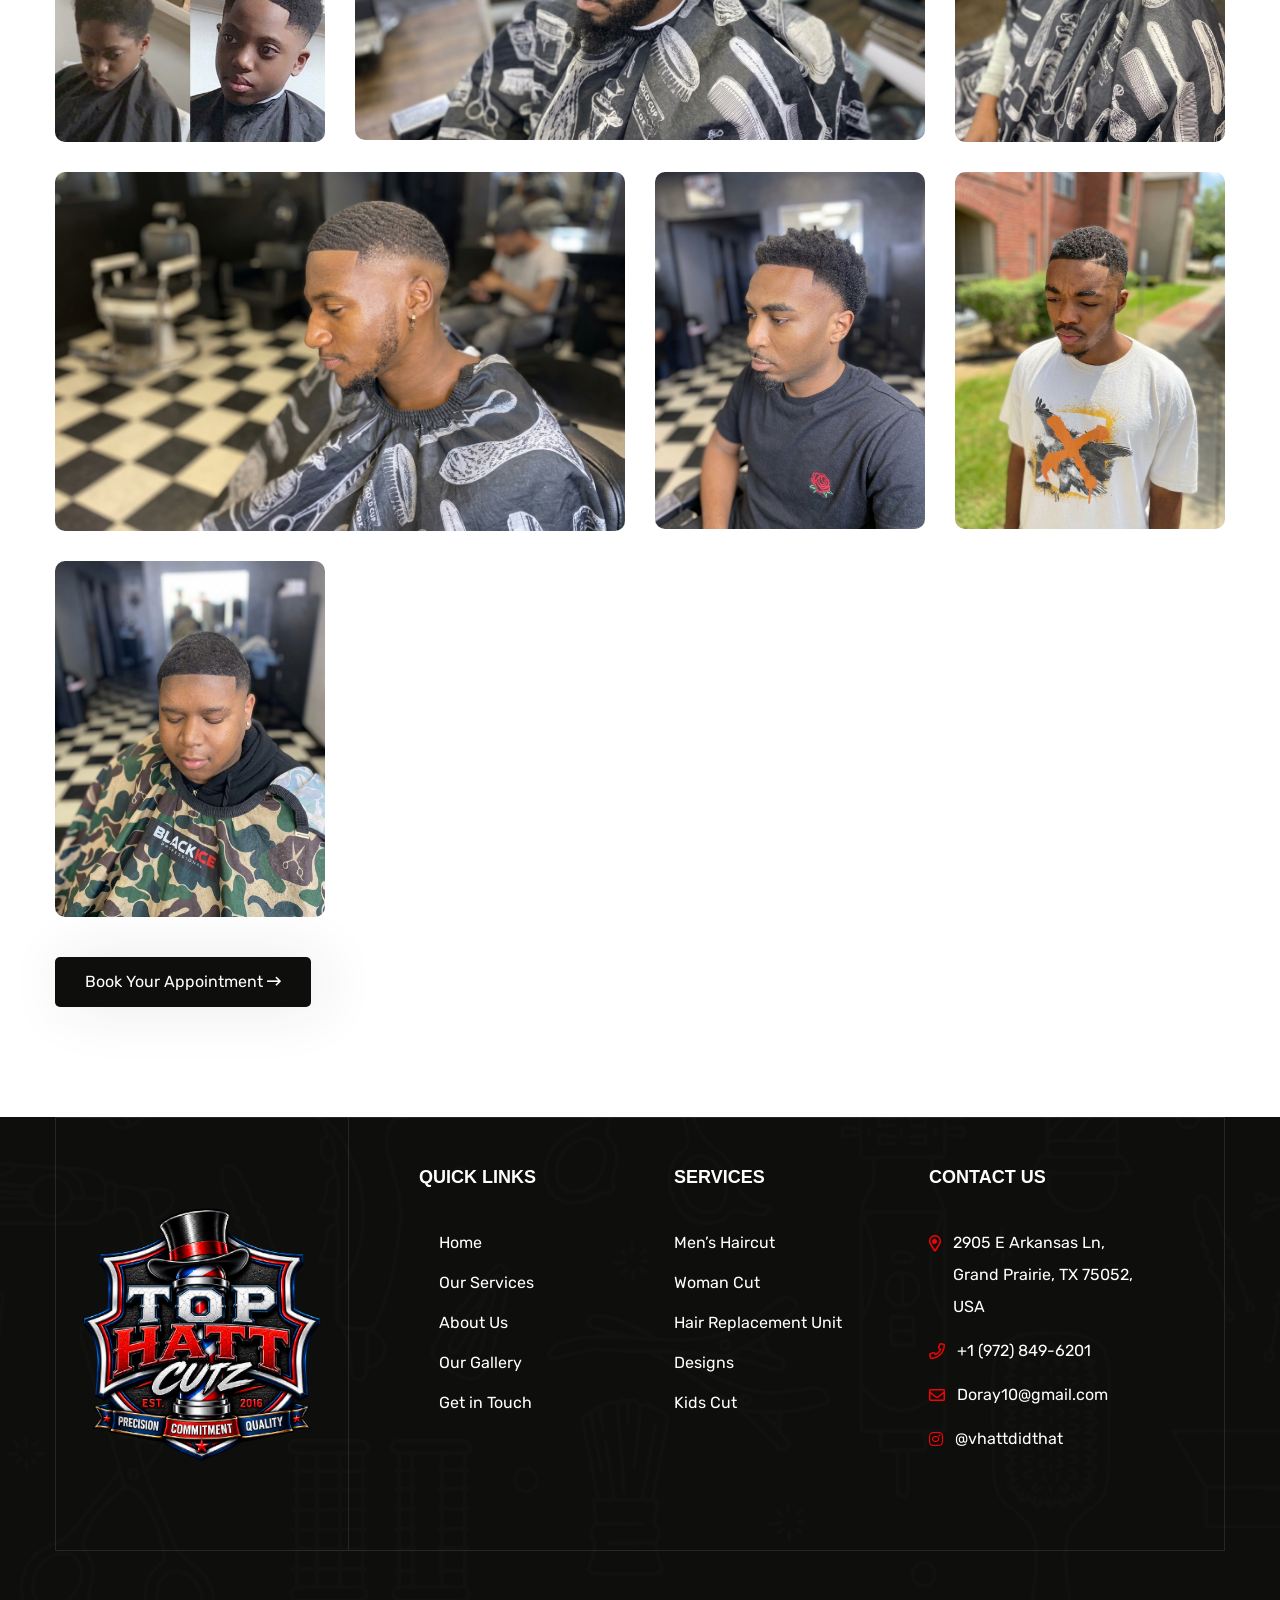
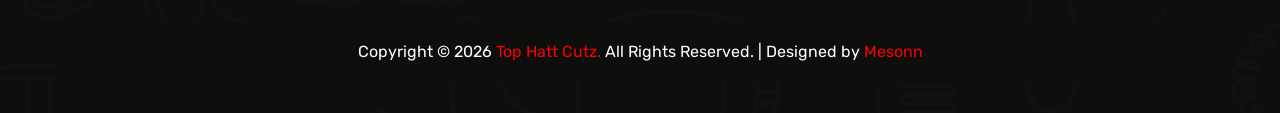
<file: gallery.html>
<!DOCTYPE html>
<html lang="zxx">
<head>
    <!-- Required meta tags -->
    <meta charset="utf-8" />
    <meta name="description" content="" />
    <meta http-equiv="X-UA-Compatible" content="IE=edge">
    <meta name="viewport" content="width=device-width, initial-scale=1, shrink-to-fit=no">

    <!-- Title -->
    <title>Top Hatt Cutz | Premium Barbering, Precision Fades & Custom Hairlines || gallery</title>
    <meta name="description" content="Book your next precision haircut with Top Hatt Cutz. Master barbering specializing in crisp fades, sharp line-ups, custom hair designs, and premium beard care. Select your slot and book online in seconds.">
    <!-- Favicon Icon -->
    <link rel="shortcut icon" href="assets/images/logos/logo2.png" type="image/x-icon">
    <!-- Google Fonts -->
    <link href="https://fonts.googleapis.com/css2?family=Oswald:wght@400;500;600;700&family=Rubik:wght@400;500&display=swap" rel="stylesheet">
    
    <!-- Flaticon -->
    <link rel="stylesheet" href="assets/css/flaticon.min.css">
    <!-- Font Awesome -->
    <link rel="stylesheet" href="assets/css/fontawesome-5.14.0.min.css">
    <!-- Bootstrap -->
    <link rel="stylesheet" href="assets/css/bootstrap-4.5.3.min.css">
    <!-- Magnific Popup -->
    <link rel="stylesheet" href="assets/css/magnific-popup.min.css">
    <!-- Nice Select -->
    <link rel="stylesheet" href="assets/css/nice-select.min.css">
    <!-- Animate -->
    <link rel="stylesheet" href="assets/css/animate.min.css">
    <!-- Slick -->
    <link rel="stylesheet" href="assets/css/slick.min.css">
    <!-- Main Style -->
    <link rel="stylesheet" href="assets/css/style.css">
    
</head>
<body>
    <div class="page-wrapper">

        <!-- Preloader -->
        <div class="preloader"></div>

        <!-- main header -->
        <header class="main-header header-three">
           <div class="header-top-wrap bg-black text-white">
               <div class="container">
                   <div class="header-top py-5">
                        <div class="row">
                            <div class="col-sm-9">
                                <div class="top-left">
                                    <ul>
                                        <li><i class="far fa-map-marker"></i> <b>Address: </b>2905 E Arkansas Ln, Grand Prairie, TX 75052, USA</li>
                                            <li><i class="far fa-clock"></i> <b>Open 7 days a week </b> Sunday - Saturday</li>
                                        </ul>
                                </div>
                            </div>
                            <div class="col-sm-3">
                                <div class="top-right text-center text-sm-right">
                                        <div class="social-style-one">
                                    <a href="https://www.instagram.com/vhattdidthat"><i class="fab fa-instagram"></i></a>
                                    <a href="https://www.tiktok.com/@vhattdidthatfs"><i class="fab fa-tiktok"></i></a>
                                </div>
                                </div>
                            </div>
                        </div>
                    </div>
               </div>
           </div>
           
            <!--Header-Upper-->
            <div class="header-upper">
                <div class="container clearfix">

                    <div class="header-inner py-10 rpy-0 d-lg-flex align-items-center">
                        <div class="logo-outer">
                            <div class="logo"><a href="index"><img src="assets/images/logos/logo2.png" alt="Logo" title="Logo"></a></div>
                        </div>

                        <div class="nav-outer clearfix mx-lg-auto">
                            <!-- Main Menu -->
                            <nav class="main-menu navbar-expand-lg">
                                <div class="navbar-header">
                                   <div class="mobile-logo my-15">
                                       <a href="index">
                                            <img src="assets/images/logos/logo2.png" alt="Logo" title="Logo">
                                       </a>
                                   </div>
                                   
                                    <!-- Toggle Button -->
                                    <button type="button" class="navbar-toggle" data-toggle="collapse" data-target=".navbar-collapse">
                                        <span class="icon-bar"></span>
                                        <span class="icon-bar"></span>
                                        <span class="icon-bar"></span>
                                    </button>
                                </div>

                                <div class="navbar-collapse collapse clearfix">
                                    <ul class="navigation clearfix">
                                        
                                        <li class="home"><a href="index">Home</a></li>

                                        <li><a href="services">Services</a></li>

                                        <li><a href="about">About Us</a></li>

                                        <li class="active"><a href="gallery">Gallery</a></li>

                                        <li><a href="contact">Contact</a></li>
                                    </ul>
                                </div>

                            </nav>
                            <!-- Main Menu End-->
                        </div>
                        
                        <!-- Menu Button -->
                        <div class="menu-button d-none d-lg-block">
                           <a href="https://tophattcutz.as.me/" class="theme-btn bnt">Book Your Appointment <i class="far fa-long-arrow-right"></i></a>
                        </div>
                    </div>
                </div>
            </div>
            <!--End Header Upper-->
        </header>

       
        <!-- Page Banner Start -->
        <section class="page-banner text-white py-190 rpy-130" style="background-image: url(assets/images/banner/banner.jpg);">
            <div class="container">
                <div class="banner-inner">
                    <h1 class="page-title wow fadeInRight delay-0-2s">Gallery</h1>
                    <nav aria-label="breadcrumb">
                        <ol class="breadcrumb justify-content-center wow fadeInLeft delay-0-2s">
                            <li class="breadcrumb-item"><a href="index">Home</a></li>
                            <li class="breadcrumb-item active">Gallery</li>
                        </ol>
                    </nav>
                </div>
            </div>
        </section>
        <!-- Page Banner End -->
        
        
        <!-- Gallery Area Start -->
        <section class="gallery-page-area rel z-1 pt-120 rpt-90 pb-100 rpb-70">
            <div class="container">
               <div class="row justify-content-center">
                    <div class="col-xl-6 col-lg-8">
                        <div class="section-title text-center mb-70">
                            <h2 class="title">Latest Photo Gallery</h2>
                            <p>Take a look at our latest transformations. Every photo represents a tailored experience built on precision technique, custom detailing, and unmatched attention to style.</p>
                            <span class="sub-title">gallery</span>
                        </div>
                    </div>
                </div>
            </div>
            <div class="container">
                <div class="row">
                    <div class="col-xl-6 col-md-8">
                        <div class="gallery-item style-two wow fadeInUp delay-0-2s">
                            <img src="assets/images/gellary/gallery-big1.jpg" alt="Gallery">
                            <div class="gallery-content">
                                <a href="assets/images/gellary/gallery-big1.jpg" class="icon"></a>
                            </div>
                        </div>
                    </div>
                    <div class="col-xl-3 col-sm-6">
                        <div class="gallery-item style-two wow fadeInUp delay-0-2s">
                            <img src="assets/images/gellary/gallery1.jpg" alt="Gallery">
                            <div class="gallery-content">
                                <a href="assets/images/gellary/gallery1.jpg" class="icon"></a>
                            </div>
                        </div>
                    </div>
                    <!-- <div class="col-xl-3 col-md-4 col-sm-6">
                        <div class="gallery-item style-two wow fadeInUp delay-0-4s">
                            <img src="assets/images/gellary/gallery3.jpg" alt="Gallery">
                            <div class="gallery-content">
                                <a href="assets/images/gellary/gallery3.jpg" class="icon"></a>
                            </div>
                        </div>
                    </div> -->
                    <div class="col-xl-3 col-sm-6">
                        <div class="gallery-item style-two wow fadeInUp delay-0-6s">
                            <img src="assets/images/gellary/gallery5.jpg" alt="Gallery">
                            <div class="gallery-content">
                                <a href="assets/images/gellary/gallery5.jpg" class="icon"></a>
                            </div>
                        </div>
                    </div>
                    <div class="col-xl-3 col-sm-6">
                        <div class="gallery-item style-two wow fadeInUp delay-0-6s">
                            <img src="assets/images/gellary/gallery10.jpg" alt="Gallery">
                            <div class="gallery-content">
                                <a href="assets/images/gellary/gallery10.jpg" class="icon"></a>
                            </div>
                        </div>
                    </div>
                    <!-- <div class="col-xl-3 col-sm-6">
                        <div class="gallery-item style-two wow fadeInUp delay-0-2s">
                            <img src="assets/images/gellary/gallery2.jpg" alt="Gallery">
                            <div class="gallery-content">
                                <a href="assets/images/gellary/gallery2.jpg" class="icon"></a>
                            </div>
                        </div>
                    </div> -->
                    <div class="col-xl-6 col-md-8 order-mo-2">
                        <div class="gallery-item style-two wow fadeInUp delay-0-4s">
                            <img src="assets/images/gellary/gallery-big2.jpg" alt="Gallery">
                            <div class="gallery-content">
                                <a href="assets/images/gellary/gallery-big2.jpg" class="icon"></a>
                            </div>
                        </div>
                    </div>
                    <div class="col-xl-3 col-md-4 col-sm-6">
                        <div class="gallery-item style-two wow fadeInUp delay-0-6s">
                            <img src="assets/images/gellary/gallery4.jpg" alt="Gallery">
                            <div class="gallery-content">
                                <a href="assets/images/gellary/gallery4.jpg" class="icon"></a>
                            </div>
                        </div>
                    </div>
                    <div class="col-xl-6 col-md-8">
                        <div class="gallery-item style-two wow fadeInUp delay-0-2s">
                            <img src="assets/images/gellary/gallery-big5.jpg" alt="Gallery">
                            <div class="gallery-content">
                                <a href="assets/images/gellary/gallery-big5.jpg" class="icon"></a>
                            </div>
                        </div>
                    </div>
                    <div class="col-xl-3 col-md-4 col-sm-6">
                        <div class="gallery-item style-two wow fadeInUp delay-0-4s">
                            <img src="assets/images/gellary/gallery7.jpg" alt="Gallery">
                            <div class="gallery-content">
                                <a href="assets/images/gellary/gallery7.jpg" class="icon"></a>
                            </div>
                        </div>
                    </div>
                    <div class="col-xl-3 col-md-4 col-sm-6">
                        <div class="gallery-item style-two wow fadeInUp delay-0-6s">
                            <img src="assets/images/gellary/gallery8.jpg" alt="Gallery">
                            <div class="gallery-content">
                                <a href="assets/images/gellary/gallery8.jpg" class="icon"></a>
                            </div>
                        </div>
                    </div>
                    <div class="col-xl-3 col-sm-6">
                        <div class="gallery-item style-two wow fadeInUp delay-0-2s">
                            <img src="assets/images/gellary/gallery6.jpg" alt="Gallery">
                            <div class="gallery-content">
                                <a href="assets/images/gellary/gallery6.jpg" class="icon"></a>
                            </div>
                        </div>
                    </div>
                    <!-- <div class="col-xl-6 col-md-8">
                        <div class="gallery-item style-two wow fadeInUp delay-0-4s">
                            <img src="assets/images/gellary/gallery-big6.jpg" alt="Gallery">
                            <div class="gallery-content">
                                <a href="assets/images/gellary/gallery-big6.jpg" class="icon"></a>
                            </div>
                        </div>
                    </div> -->
                    
                    
                </div>

                <a href="https://tophattcutz.as.me/" class="details-btn my-10 wow fadeInRight delay-0-2s">Book Your Appointment <i class="far fa-long-arrow-right"></i></a>
            </div>
        </section>
        <!-- Gallery Area End -->
        
        
        <!-- Footer Area Start -->
        <footer class="main-footer bg-black bgs-cover text-white pb-30" style="background-image: url(assets/images/background/footer.png);">
            <div class="container">
                <div class="footer-logo-newsletter mb-70">
                    <div class="footer-logo wow fadeInLeft delay-0-2s">
                        <a href="index"><img src="assets/images/logos/logo2.png" alt="Logo"></a>
                    </div>
                    
                    <div class="footer-newsletter wow fadeInRight delay-0-2s">
                         <div class="row justify-content-between">
                            <div class="col-xl-4 col-md-6">
                                <div class="footer-widget menu-widget wow fadeInUp delay-0-2s">
                                    <h5 class="footer-title">Quick Links</h5>
                                    <ul>
                                        <li class="home"><a href="index">Home</a></li>
                                        <li><a href="services">Our Services</a></li>
                                        <li><a href="about">About Us</a></li>
                                        <li><a href="gallery">Our Gallery</a></li>
                                        <li><a href="contact">Get in Touch</a></li>
                                    </ul>
                                </div>
                            </div>
                            <div class="col-xl-4 col-md-6">
                                <div class="footer-widget menu-widget wow fadeInUp delay-0-4s">
                                    <h5 class="footer-title">services</h5>
                                    <ul>
                                        <li>Men’s Haircut</li>
                                        <li>Woman Cut</li>
                                        <li>Hair Replacement Unit</li>
                                        <li>Designs</li>
                                        <li>Kids Cut</li>
                                    </ul>
                                </div>
                            </div>
                            <div class="col-xl-4 col-md-6">
                                <div class="footer-widget contact-widget wow fadeInUp delay-0-8s">
                                    <h5 class="footer-title">Contact Us</h5>
                                    <ul>
                                        <li>
                                            <i class="far fa-map-marker-alt"></i>
                                            <span>2905 E Arkansas Ln, Grand Prairie, TX 75052, USA</span>
                                        </li>
                                        <li>
                                            <i class="far fa-phone"></i>
                                            <a href="tel:+19728496201">+1 (972) 849-6201</a>
                                        </li>
                                        
                                        <li>
                                            <i class="far fa-envelope"></i>
                                            <a href="mailto:Doray10@gmail.com">Doray10@gmail.com</a>
                                        </li>

                                        <li>
                                            <i class="fab fa-instagram"></i>
                                            <a href="https://www.instagram.com/vhattdidthat" target="_blank">@vhattdidthat</a>
                                        </li>
                                    </ul>
                                </div>
                            </div>
                        </div>
                    </div>
                </div>
                <div class="copyright-area bg-black-two border-0 text-center p-15 mt-15">
                    <p>Copyright © <span id="current-year"></span> <a href="index">Top Hatt Cutz.</a> All Rights Reserved. | Designed by <a href="https://mesonn.ai/">Mesonn</a></p>
                </div>
            </div>
        </footer>
        <!-- Footer Area End -->

    </div>
    <!--End pagewrapper-->
    
    <!-- Scroll Top Button -->
    <button class="scroll-top scroll-to-target" data-target="html"><span class="fas fa-angle-double-up"></span></button>

    <script>
        document.getElementById("current-year").textContent = new Date().getFullYear();
    </script>

    <script>
        document.addEventListener("DOMContentLoaded", function() {
            // 1. Update both desktop and mobile logo links
            const logoLinks = document.querySelectorAll(".logo a, .mobile-logo a, .footer-logo a");
            logoLinks.forEach(link => {
            link.href = "https://tophattcutz.com/";
            });

            // 2. Update the Home navigation menu link
            const homeLinks = document.querySelectorAll("li.home a, .copyright-area p a");
            homeLinks.forEach(link => {
            link.href = "https://tophattcutz.com/";
            });
        });
    </script>
    
    <!-- Jquery -->
    <script src="assets/js/jquery-3.6.0.min.js"></script>
    <!-- Bootstrap -->
    <script src="assets/js/bootstrap.min.js"></script>
    <!-- Appear Js -->
    <script src="assets/js/appear.min.js"></script>
    <!-- Slick -->
    <script src="assets/js/slick.min.js"></script>
    <!-- Magnific Popup -->
    <script src="assets/js/jquery.magnific-popup.min.js"></script>
    <!-- Nice Select -->
    <script src="assets/js/jquery.nice-select.min.js"></script>
    <!-- jQuery UI -->
    <script src="assets/js/jquery-ui.min.js"></script>
    <!--  WOW Animation -->
    <script src="assets/js/wow.min.js"></script>
    <!-- Custom script -->
    <script src="assets/js/script.js"></script>

</body>
</html>
</file>
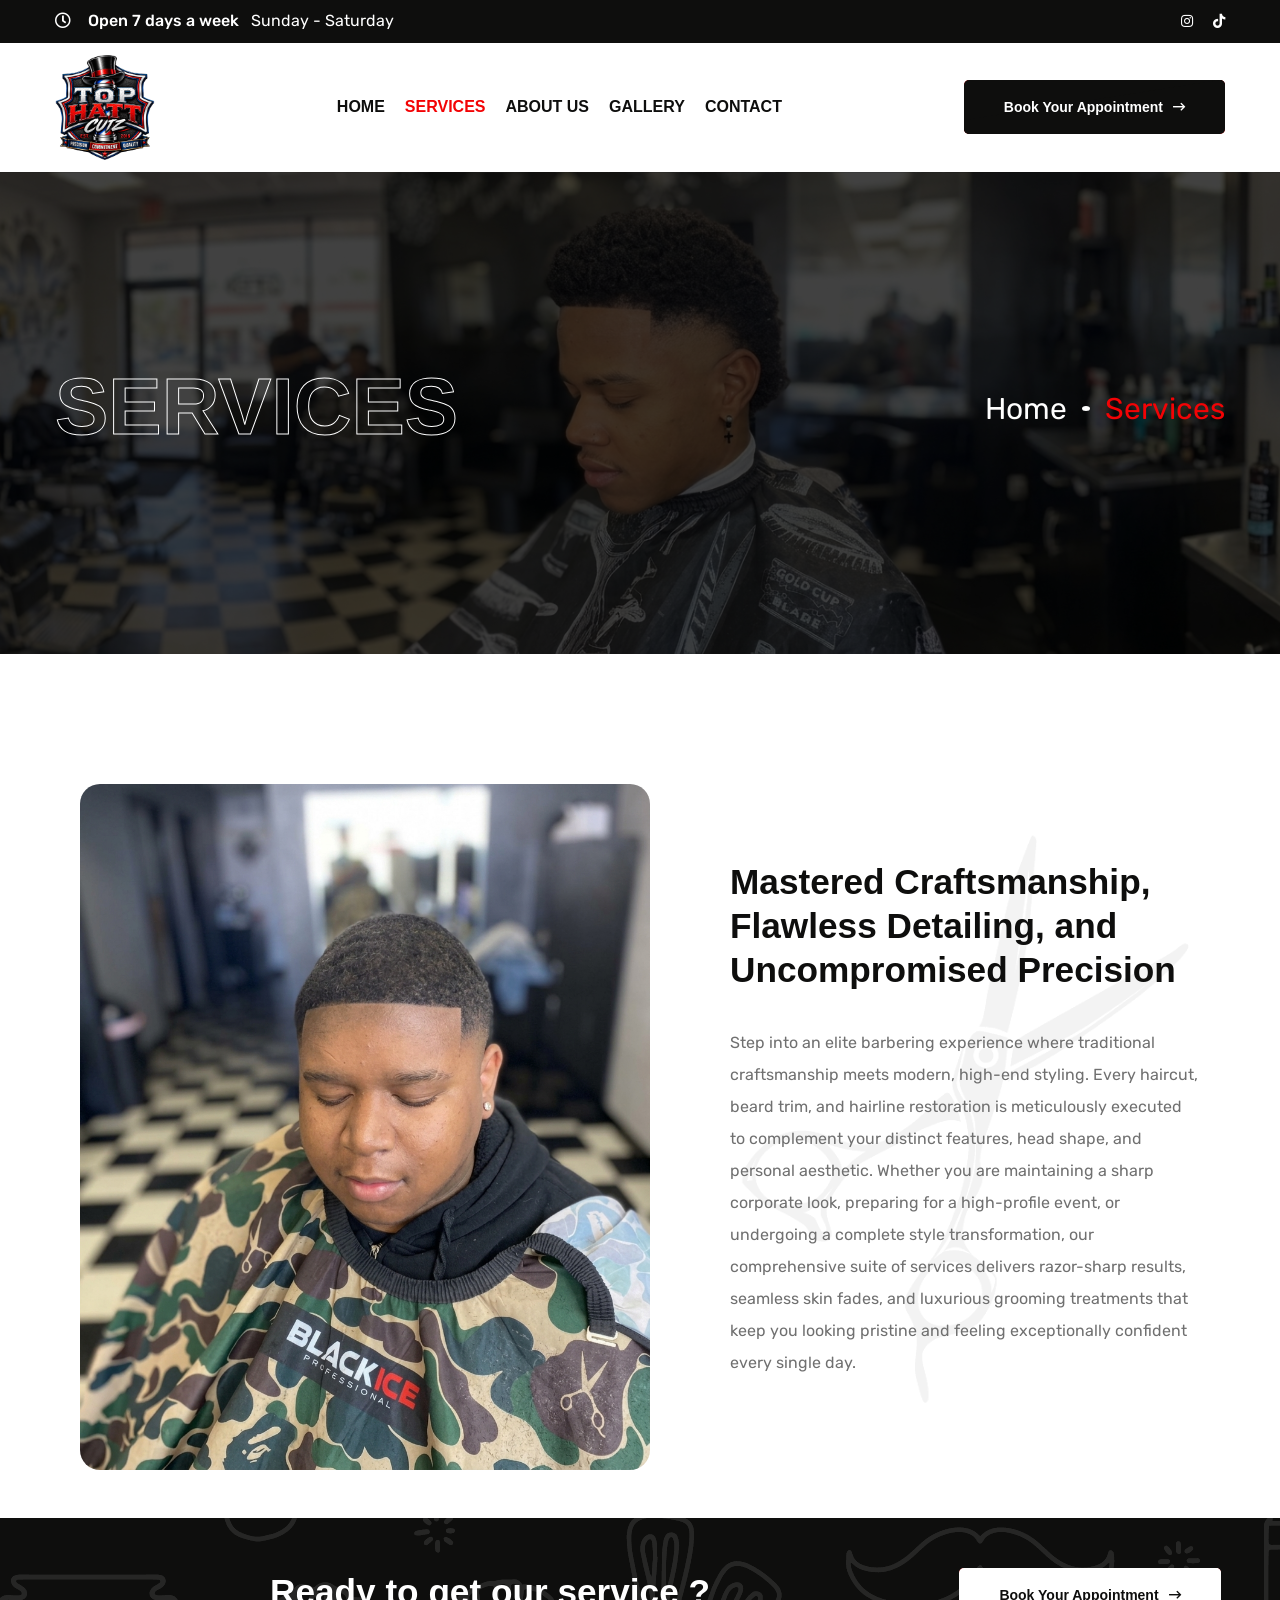
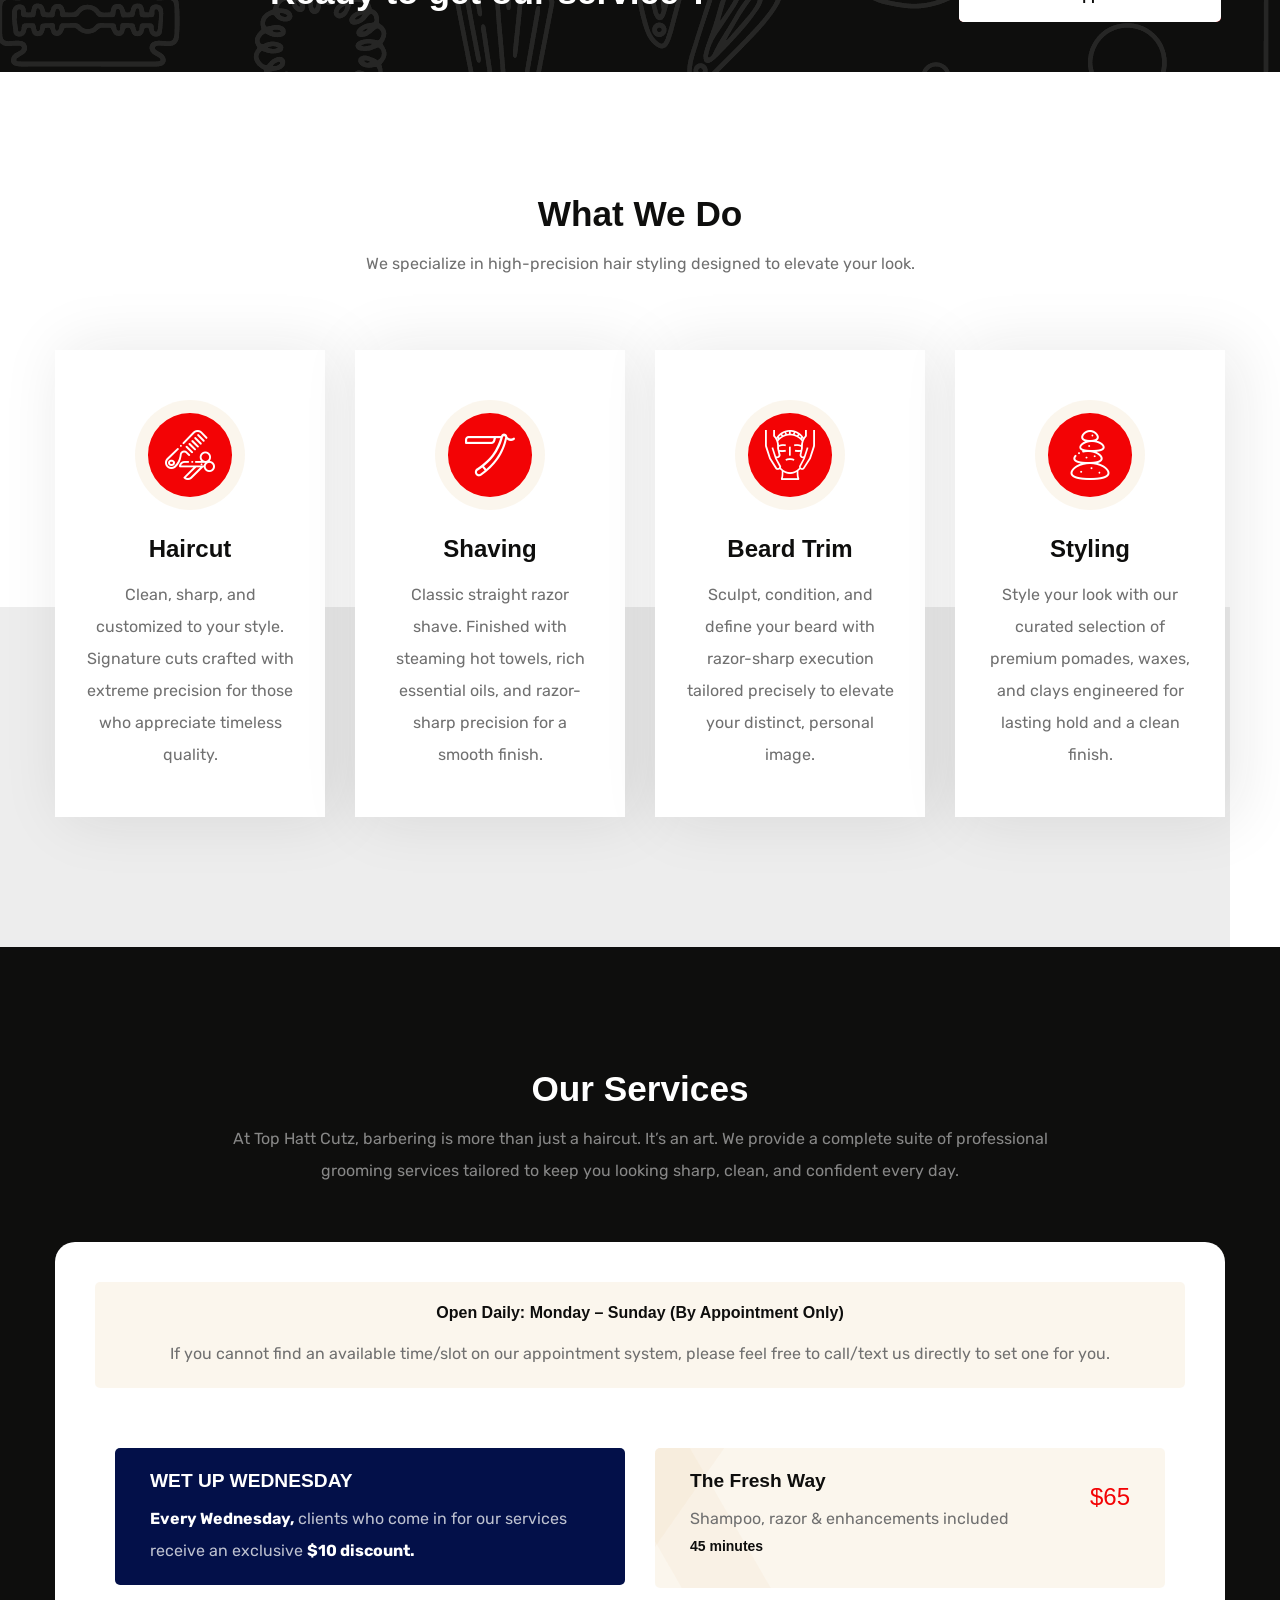
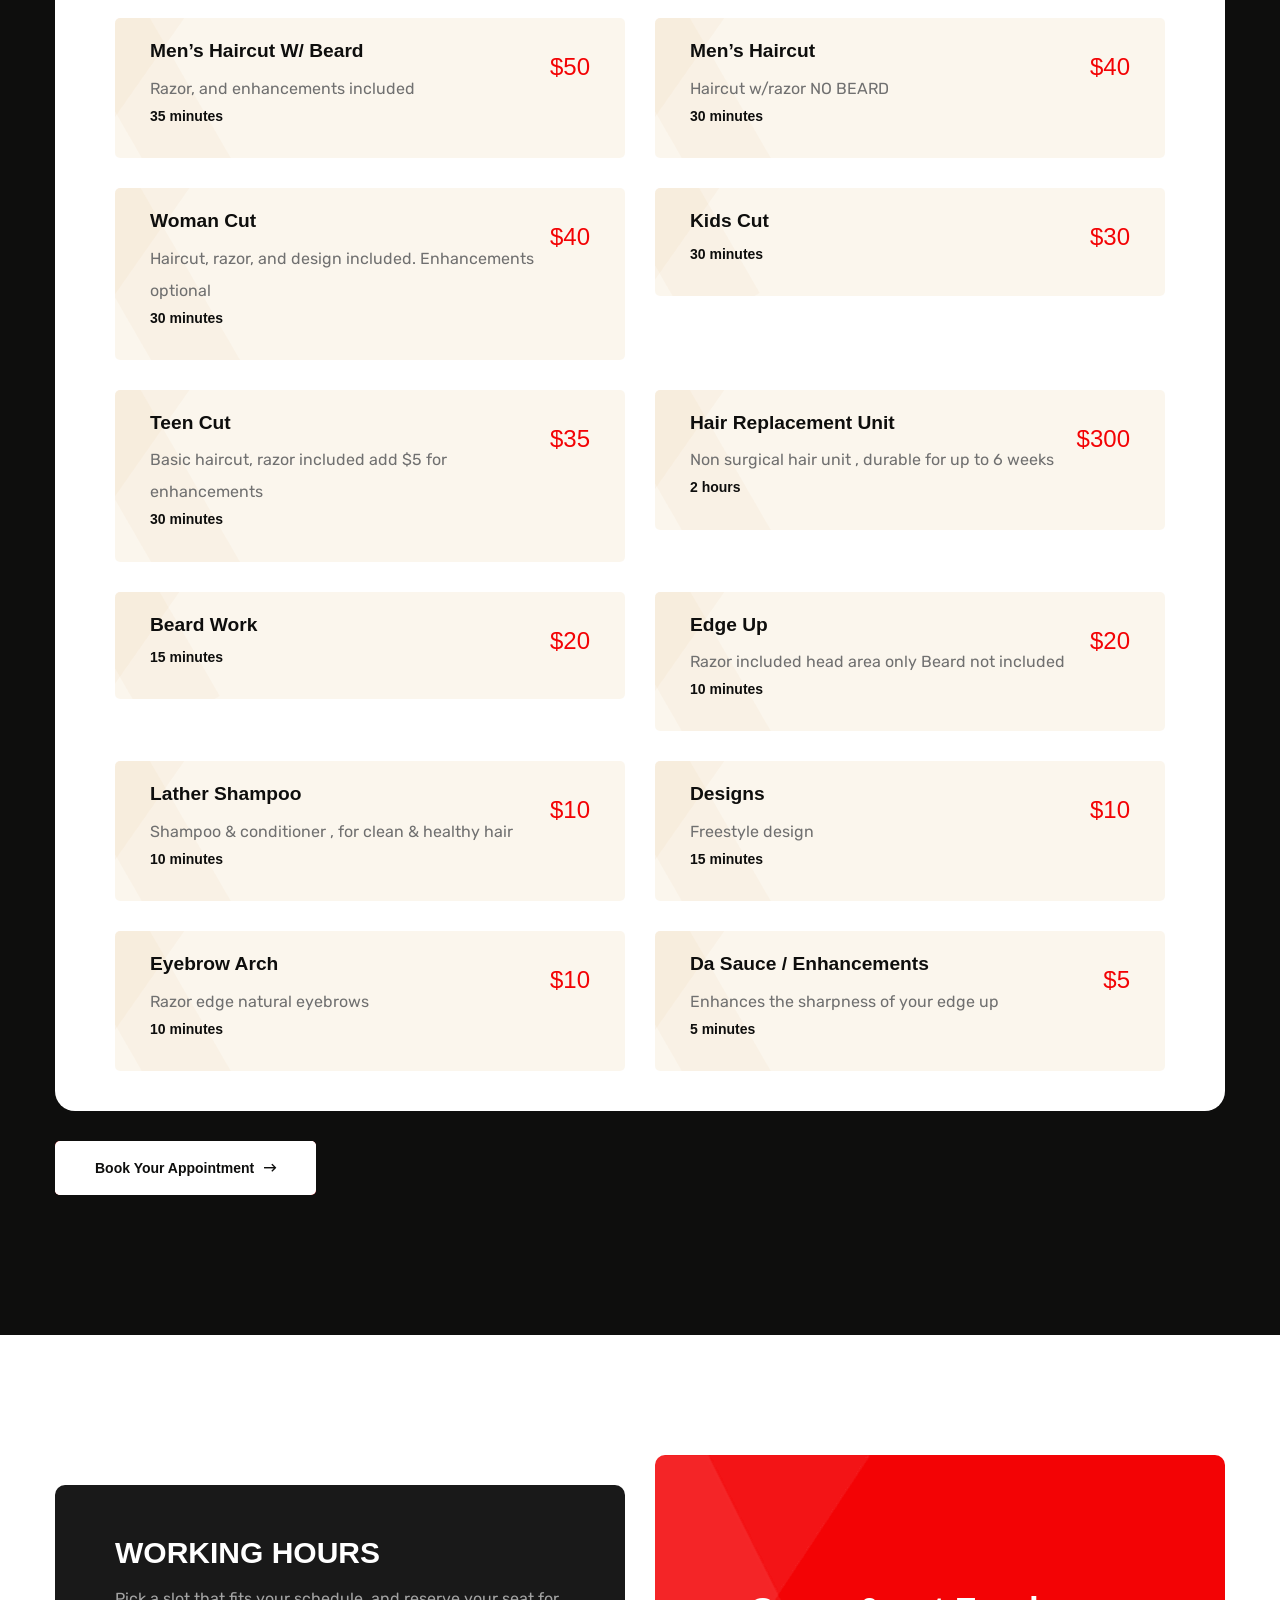
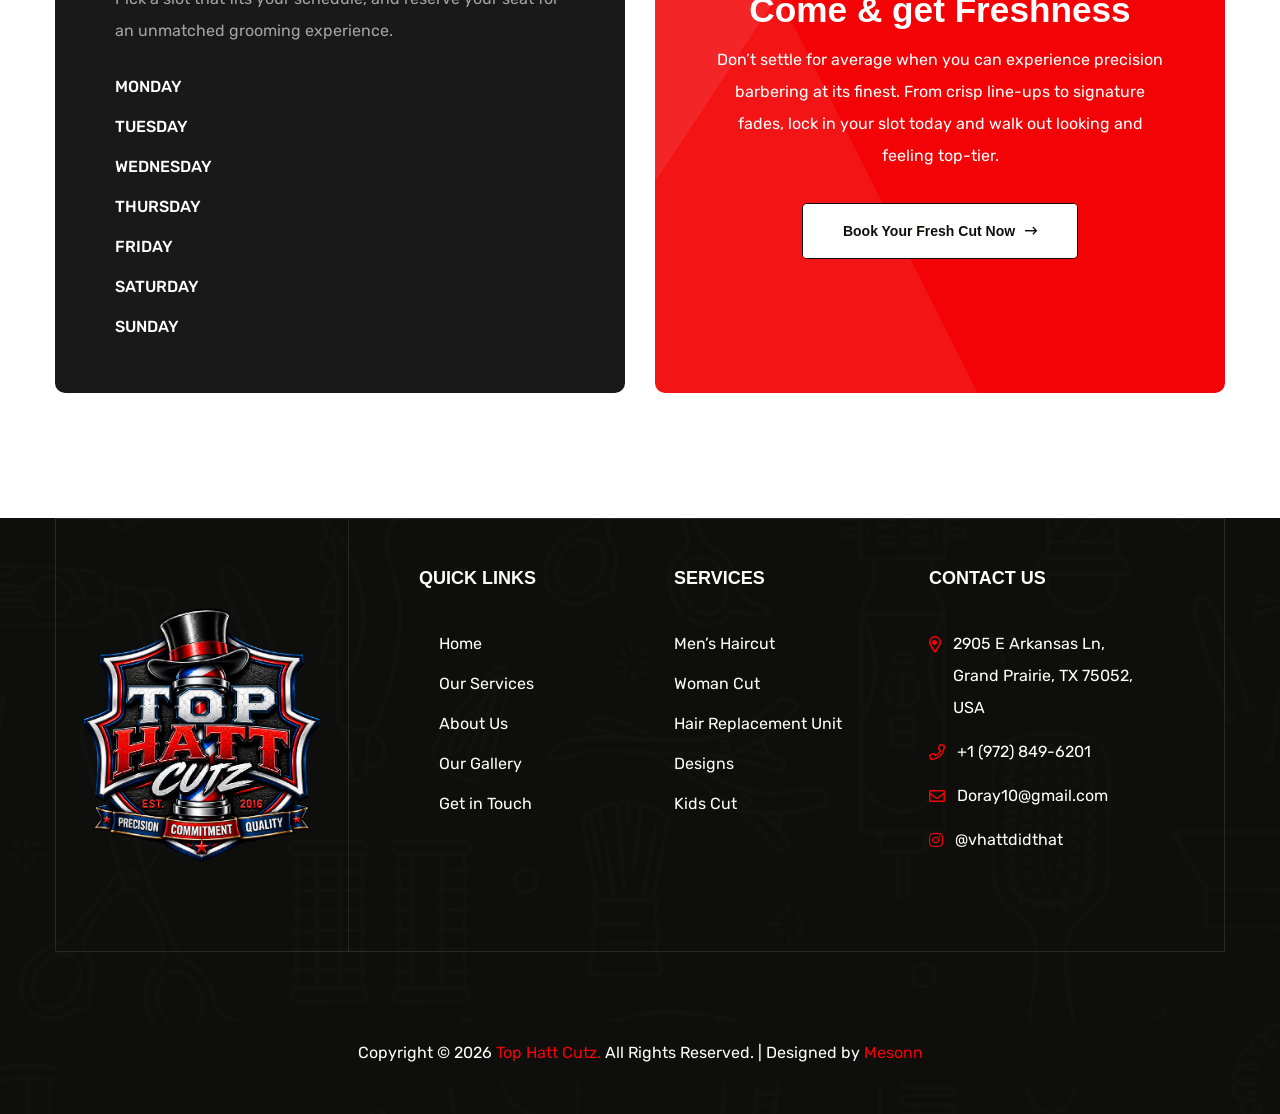
<file: services.html>
<!DOCTYPE html>
<html lang="zxx">
<head>
    <!-- Required meta tags -->
    <meta charset="utf-8" />
    <meta name="description" content="" />
    <meta http-equiv="X-UA-Compatible" content="IE=edge">
    <meta name="viewport" content="width=device-width, initial-scale=1, shrink-to-fit=no">

    <!-- Title -->
    <title>Top Hatt Cutz | Premium Barbering, Precision Fades & Custom Hairlines || Services</title>
    <meta name="description" content="Book your next precision haircut with Top Hatt Cutz. Master barbering specializing in crisp fades, sharp line-ups, custom hair designs, and premium beard care. Select your slot and book online in seconds.">
    <!-- Favicon Icon -->
    <link rel="shortcut icon" href="assets/images/logos/logo2.png" type="image/x-icon">
    <!-- Google Fonts -->
    <link href="https://fonts.googleapis.com/css2?family=Oswald:wght@400;500;600;700&family=Rubik:wght@400;500&display=swap" rel="stylesheet">
    
    <!-- Flaticon -->
    <link rel="stylesheet" href="assets/css/flaticon.min.css">
    <!-- Font Awesome -->
    <link rel="stylesheet" href="assets/css/fontawesome-5.14.0.min.css">
    <!-- Bootstrap -->
    <link rel="stylesheet" href="assets/css/bootstrap-4.5.3.min.css">
    <!-- Magnific Popup -->
    <link rel="stylesheet" href="assets/css/magnific-popup.min.css">
    <!-- Nice Select -->
    <link rel="stylesheet" href="assets/css/nice-select.min.css">
    <!-- Animate -->
    <link rel="stylesheet" href="assets/css/animate.min.css">
    <!-- Slick -->
    <link rel="stylesheet" href="assets/css/slick.min.css">
    <!-- Main Style -->
    <link rel="stylesheet" href="assets/css/style.css">
    
</head>
<body>
    <div class="page-wrapper">

        <!-- Preloader -->
        <div class="preloader"></div>

        <!-- main header -->
        <header class="main-header header-three">
           <div class="header-top-wrap bg-black text-white">
               <div class="container">
                   <div class="header-top py-5">
                        <div class="row">
                            <div class="col-sm-9">
                                <div class="top-left">
                                    <ul>
                                        <li><i class="far fa-map-marker"></i> <b>Address: </b>2905 E Arkansas Ln, Grand Prairie, TX 75052, USA</li>
                                            <li><i class="far fa-clock"></i> <b>Open 7 days a week </b> Sunday - Saturday</li>
                                        </ul>
                                </div>
                            </div>
                            <div class="col-sm-3">
                                <div class="top-right text-center text-sm-right">
                                        <div class="social-style-one">
                                    <a href="https://www.instagram.com/vhattdidthat"><i class="fab fa-instagram"></i></a>
                                    <a href="https://www.tiktok.com/@vhattdidthatfs"><i class="fab fa-tiktok"></i></a>
                                </div>
                                </div>
                            </div>
                        </div>
                    </div>
               </div>
           </div>
           
            <!--Header-Upper-->
            <div class="header-upper">
                <div class="container clearfix">

                    <div class="header-inner py-10 rpy-0 d-lg-flex align-items-center">
                        <div class="logo-outer">
                            <div class="logo"><a href="index"><img src="assets/images/logos/logo2.png" alt="Logo" title="Logo"></a></div>
                        </div>

                        <div class="nav-outer clearfix mx-lg-auto">
                            <!-- Main Menu -->
                            <nav class="main-menu navbar-expand-lg">
                                <div class="navbar-header">
                                   <div class="mobile-logo my-15">
                                       <a href="index">
                                            <img src="assets/images/logos/logo2.png" alt="Logo" title="Logo">
                                       </a>
                                   </div>
                                   
                                    <!-- Toggle Button -->
                                    <button type="button" class="navbar-toggle" data-toggle="collapse" data-target=".navbar-collapse">
                                        <span class="icon-bar"></span>
                                        <span class="icon-bar"></span>
                                        <span class="icon-bar"></span>
                                    </button>
                                </div>

                                <div class="navbar-collapse collapse clearfix">
                                    <ul class="navigation clearfix">
                                        
                                        <li class="home"><a href="index">Home</a></li>

                                        <li class="active"><a href="services">Services</a></li>

                                        <li><a href="about">About Us</a></li>

                                        <li><a href="gallery">Gallery</a></li>

                                        <li><a href="contact">Contact</a></li>
                                    </ul>
                                </div>

                            </nav>
                            <!-- Main Menu End-->
                        </div>
                        
                        <!-- Menu Button -->
                        <div class="menu-button d-none d-lg-block">
                           <a href="https://tophattcutz.as.me/" class="theme-btn bnt">Book Your Appointment <i class="far fa-long-arrow-right"></i></a>
                        </div>
                    </div>
                </div>
            </div>
            <!--End Header Upper-->
        </header>

       
        <!-- Page Banner Start -->
        <section class="page-banner text-white py-190 rpy-130" style="background-image: url(assets/images/banner/banner.jpg);">
            <div class="container">
                <div class="banner-inner">
                    <h1 class="page-title wow fadeInRight delay-0-2s">Services</h1>
                    <nav aria-label="breadcrumb">
                        <ol class="breadcrumb justify-content-center wow fadeInLeft delay-0-2s">
                            <li class="breadcrumb-item"><a href="index">Home</a></li>
                            <li class="breadcrumb-item active">Services</li>
                        </ol>
                    </nav>
                </div>
            </div>
        </section>
        <!-- Page Banner End -->
        
        
        <!-- About Us Area Start -->
        <section class="about-us-four pt-130 rpt-100">
            <div class="container">
                <div class="row align-items-center justify-content-around">
                    <div class="col-lg-6">
                        <div class="about-left-image rmb-55 wow fadeInUp delay-0-2s">
                            <img src="assets/images/about/about-two.jpg" alt="About">
                        </div>
                    </div>
                    <div class="col-xl-5 col-lg-6">
                        <div class="about-content-four wow fadeInUp delay-0-4s">
                            
                            <div class="section-title mb-35">
                                <h2 class="title">Mastered Craftsmanship, Flawless Detailing, and Uncompromised Precision</h2>
                            </div>
                            <p>Step into an elite barbering experience where traditional craftsmanship meets modern, high-end styling. Every haircut, beard trim, and hairline restoration is meticulously executed to complement your distinct features, head shape, and personal aesthetic. Whether you are maintaining a sharp corporate look, preparing for a high-profile event, or undergoing a complete style transformation, our comprehensive suite of services delivers razor-sharp results, seamless skin fades, and luxurious grooming treatments that keep you looking pristine and feeling exceptionally confident every single day.</p>
                            
                            <img class="about-bg-shape" src="assets/images/about/about-bg-shape.png" alt="BG Shape">
                        </div>
                    </div>
                </div>
            </div>
        </section>
        <!-- About Us Area End -->

        <!-- Call To Action Start -->
        <section class="cta-area bgs-cover bg-black text-white mt-xl-5 py-40" style="background-image: url(assets/images/background/cta-bg.png);">
            <div class="container">
                <div class="row justify-content-center text-center align-items-center">
                    <div class="col-xl-9 col-lg-8">
                        <div class="section-title mt-5 wow fadeInLeft delay-0-2s">
                            <h2>Ready to get our service ?</h2>
                        </div>
                    </div>
                    <div class="col-xl-3 col-lg-4">
                        <a href="https://tophattcutz.as.me/" class="theme-btn my-10 wow fadeInRight delay-0-2s">Book Your Appointment <i class="far fa-long-arrow-right"></i></a>
                    </div>
                </div>
            </div>
        </section>
        <!-- Call To Action End -->

        <!-- Why Choose Area Start -->
        <section class="why-choose-two pt-120 rpt-90">
            <div class="container rel z-1 pb-100 rpb-70">
                <div class="row justify-content-center">
                    <div class="col-xl-6 col-lg-7">
                        <div class="section-title text-center mb-70">
                            <h2 class="title">What We Do</h2>
                            <p>We specialize in high-precision hair styling designed to elevate your look.</p>
                        </div>
                    </div>
                </div>
                <div class="row justify-content-center">
                    <div class="col-xl-3 col-md-6">
                        <div class="service-three-item wow fadeInUp delay-0-2s">
                            <i class="flaticon-scissors"></i>
                            <h3>Haircut</h3>
                            <p>Clean, sharp, and customized to your style. Signature cuts crafted with extreme precision for those who appreciate timeless quality.</p>
                        </div>
                    </div>
                    <div class="col-xl-3 col-md-6">
                        <div class="service-three-item wow fadeInUp delay-0-4s">
                            <i class="flaticon-straight-razor"></i>
                            <h3>Shaving</h3>
                            <p>Classic straight razor shave. Finished with steaming hot towels, rich essential oils, and razor-sharp precision for a smooth finish.</p>
                        </div>
                    </div>
                    <div class="col-xl-3 col-md-6">
                        <div class="service-three-item wow fadeInUp delay-0-6s">
                            <i class="flaticon-beauty-treatment"></i>
                            <h3>Beard Trim</h3>
                            <p>Sculpt, condition, and define your beard with razor-sharp execution tailored precisely to elevate your distinct, personal image.</p>
                        </div>
                    </div>
                    <div class="col-xl-3 col-md-6">
                        <div class="service-three-item wow fadeInUp delay-0-2s">
                            <i class="flaticon-hot-stones"></i>
                            <h3>Styling</h3>
                            <p>Style your look with our curated selection of premium pomades, waxes, and clays engineered for lasting hold and a clean finish.</p>
                        </div>
                    </div>
                </div>
            </div>
        </section>
        <!-- Why Choose Area End -->

        <!-- Pricing Plan Area Start -->
        <section class="pricing-plan-area2 rel z-2 pt-120 rpt-90 pb-130 rpb-100">
            <div class="container">
               <div class="row justify-content-center">
                    <div class="col-xl-9 col-lg-8 col-md-8">
                        <div class="section-title text-white text-center mb-55">
                            <h2 class="title">Our Services</h2>
                            <p>At Top Hatt Cutz, barbering is more than just a haircut. It’s an art. We provide a complete suite of professional grooming services tailored to keep you looking sharp, clean, and confident every day.</p>
                        </div>
                    </div>
                </div>
                <div class="price-tab-wrap p-40 bg-white">
                    <div class="price-item2 wow fadeInUp delay-0-2s">
                        <div class="content">
                            <h6>Open Daily: Monday – Sunday (By Appointment Only)</h6>
                            <span>If you cannot find an available time/slot on our appointment system, please feel free to call/text us directly to set one for you.</span>
                        </div>
                    </div>

                    <div class="tab-content price-tab-content" id="hair">
                        <div class=" fade show active">
                            <div class="row">
                                <div class="col-lg-6">
                                    <div class="price-item3 wow fadeInUp delay-0-2s">
                                        <div class="content">
                                            <h5>WET UP WEDNESDAY</h5>
                                            <span><b style="color: white;">Every Wednesday,</b> clients who come in for our services receive an exclusive <b style="color: white;">$10 discount.</b></span>
                                        </div>
                                    </div>
                                </div>
                                <div class="col-lg-6">
                                    <div class="price-item wow fadeInUp delay-0-2s">
                                        <div class="content">
                                            <h5>The Fresh Way</h5>
                                            <span>Shampoo, razor & enhancements included</span>
                                            <h6>45 minutes</h6>
                                        </div>
                                        <span class="price">$65</span>
                                    </div>
                                </div>
                                <div class="col-lg-6">
                                    <div class="price-item wow fadeInUp delay-0-4s">
                                        <div class="content">
                                            <h5>Men’s Haircut W/ Beard</h5>
                                            <span>Razor, and enhancements included</span>
                                            <h6>35 minutes</h6>
                                        </div>
                                        <span class="price">$50</span>
                                    </div>
                                </div>
                                <div class="col-lg-6">
                                    <div class="price-item wow fadeInUp delay-0-2s">
                                        
                                        <div class="content">
                                            <h5>Men’s Haircut</h5>
                                            <span>Haircut w/razor NO BEARD</span>
                                            <h6>30 minutes</h6>
                                        </div>
                                        <span class="price">$40</span>
                                    </div>
                                </div>
                                <div class="col-lg-6">
                                    <div class="price-item wow fadeInUp delay-0-4s">
                                        
                                        <div class="content">
                                            <h5>Woman Cut</h5>
                                            <span>Haircut, razor, and design included. Enhancements optional</span>
                                            <h6>30 minutes</h6>
                                        </div>
                                        <span class="price">$40</span>
                                    </div>
                                </div>
                                <div class="col-lg-6">
                                    <div class="price-item wow fadeInUp delay-0-2s">
                                        
                                        <div class="content">
                                            <h5>Kids Cut</h5>
                                            <!-- <span>Haircut, razor, and design included. Enhancements optional</span> -->
                                            <h6>30 minutes</h6>
                                        </div>
                                        <span class="price">$30</span>
                                    </div>
                                </div>
                                <div class="col-lg-6">
                                    <div class="price-item wow fadeInUp delay-0-4s">
                                        
                                        <div class="content">
                                            <h5>Teen Cut</h5>
                                            <span>Basic haircut, razor included add $5 for enhancements</span>
                                            <h6>30 minutes</h6>
                                        </div>
                                        <span class="price">$35</span>
                                    </div>
                                </div>
                                <div class="col-lg-6">
                                    <div class="price-item wow fadeInUp delay-0-2s">
                            
                                        <div class="content">
                                            <h5>Hair Replacement Unit</h5>
                                            <span>Non surgical hair unit , durable for up to 6 weeks</span>
                                            <h6>2 hours</h6>
                                        </div>
                                        <span class="price">$300</span>
                                    </div>
                                </div>
                                <div class="col-lg-6">
                                    <div class="price-item wow fadeInUp delay-0-4s">
                                        
                                        <div class="content">
                                            <h5>Beard Work</h5>
                                            <!-- <span>Non surgical hair unit , durable for up to 6 weeks</span> -->
                                            <h6>15 minutes</h6>
                                        </div>
                                        <span class="price">$20</span>
                                    </div>
                                </div>
                                <div class="col-lg-6">
                                    <div class="price-item wow fadeInUp delay-0-2s">
                            
                                        <div class="content">
                                            <h5>Edge Up</h5>
                                            <span>Razor included head area only Beard not included</span>
                                            <h6>10 minutes</h6>
                                        </div>
                                        <span class="price">$20</span>
                                    </div>
                                </div>
                                <div class="col-lg-6">
                                    <div class="price-item wow fadeInUp delay-0-2s">
                            
                                        <div class="content">
                                            <h5>Lather Shampoo</h5>
                                            <span>Shampoo & conditioner , for clean & healthy hair</span>
                                            <h6>10 minutes</h6>
                                        </div>
                                        <span class="price">$10</span>
                                    </div>
                                </div>
                                <div class="col-lg-6">
                                    <div class="price-item wow fadeInUp delay-0-2s">
                            
                                        <div class="content">
                                            <h5>Designs</h5>
                                            <span>Freestyle design</span>
                                            <h6>15 minutes</h6>
                                        </div>
                                        <span class="price">$10</span>
                                    </div>
                                </div>
                                <div class="col-lg-6">
                                    <div class="price-item wow fadeInUp delay-0-2s">
                            
                                        <div class="content">
                                            <h5>Eyebrow Arch</h5>
                                            <span>Razor edge natural eyebrows</span>
                                            <h6>10 minutes</h6>
                                        </div>
                                        <span class="price">$10</span>
                                    </div>
                                </div>
                                <div class="col-lg-6">
                                    <div class="price-item wow fadeInUp delay-0-2s">
                            
                                        <div class="content">
                                            <h5>Da Sauce / Enhancements</h5>
                                            <span>Enhances the sharpness of your edge up</span>
                                            <h6>5 minutes</h6>
                                        </div>
                                        <span class="price">$5</span>
                                    </div>
                                </div>
                            </div>
                        </div>
                    </div>
                </div>
                <a href="https://tophattcutz.as.me/" class="theme-btn mt-30 my-10 wow fadeInRight delay-0-2s">Book Your Appointment <i class="far fa-long-arrow-right"></i></a>
            </div>
        </section>
        <!-- Pricing Plan Area End -->
        
        <!-- What We Offer Start -->
        <!-- <section class="what-we-offer-three bg-black rel z-2 pt-120 rpt-90 pb-130 rpb-100">
            <div class="container">
               <div class="row justify-content-center">
                    <div class="col-xl-6 col-lg-8 col-md-10">
                        <div class="section-title text-white text-center mb-55">
                            <h2 class="title">what we offers</h2>
                            <p>Sed ut perspiciatis unde omnis iste natus error sit voluptate accusantium doloremque laudantium totam aperiam eaque quae abillo</p>
                            <span class="sub-title">Services</span>
                        </div>
                    </div>
                </div>
                <div class="row justify-content-center">
                    <div class="col-xl-2 col-lg-3 col-md-4 col-6 col-small">
                        <div class="ww-offer-item wow fadeInUp delay-0-2s">
                            <i class="flaticon-salon"></i>
                            <h4><a href="service-details">Hair Cutting</a></h4>
                        </div>
                    </div>
                    <div class="col-xl-2 col-lg-3 col-md-4 col-6 col-small">
                        <div class="ww-offer-item wow fadeInUp delay-0-3s">
                            <i class="flaticon-shampoo"></i>
                            <h4><a href="service-details">Hair Washing</a></h4>
                        </div>
                    </div>
                    <div class="col-xl-2 col-lg-3 col-md-4 col-6 col-small">
                        <div class="ww-offer-item wow fadeInUp delay-0-4s">
                            <i class="flaticon-hot-stone"></i>
                            <h4><a href="service-details">Body Massage</a></h4>
                        </div>
                    </div>
                    <div class="col-xl-2 col-lg-3 col-md-4 col-6 col-small">
                        <div class="ww-offer-item wow fadeInUp delay-0-5s">
                            <i class="flaticon-treatment"></i>
                            <h4><a href="service-details">Beauty & Spa</a></h4>
                        </div>
                    </div>
                    <div class="col-xl-2 col-lg-3 col-md-4 col-6 col-small">
                        <div class="ww-offer-item wow fadeInUp delay-0-6s">
                            <i class="flaticon-shaving-razor"></i>
                            <h4><a href="service-details">Stylist Shaving</a></h4>
                        </div>
                    </div>
                    <div class="col-xl-2 col-lg-3 col-md-4 col-6 col-small">
                        <div class="ww-offer-item wow fadeInUp delay-0-7s">
                            <i class="flaticon-hair-dye"></i>
                            <h4><a href="service-details">Hair Colors</a></h4>
                        </div>
                    </div>
                </div>
                <div class="row align-items-center mt-30">
                    <div class="col-lg-5">
                        <div class="morder-tools-content text-white rmb-55 wow fadeInLeft delay-0-2s">
                            <h3>modern tools for your hair style fashion</h3>
                            <p>Sed ut perspiciatis unde omnis natus voluptae accusantium doloremque laudantium totam aper iam eaque ipsa quae ab illo inventore veritatis et quase architecto beatae vitae dictae explicabo. Nemo enim ipsam voluptatem quia voluptas sit aspernatur aut odit aut fugit sed quia</p>
                            <a href="about" class="theme-btn style-four mt-20">learn more <i class="far fa-long-arrow-right"></i></a>
                        </div>
                    </div>
                    <div class="col-lg-7">
                        <div class="morder-toots-image wow fadeInRight delay-0-2s">
                            <img src="assets/images/about/modern-tools.jpg" alt="Modern Tools">
                        </div>
                    </div>
                </div>
            </div>
            <div class="services-shapes">
                <img class="shape-one" src="assets/images/shapes/wwo-one.png" alt="Shape">
                <img class="shape-two" src="assets/images/shapes/wwo-two.png" alt="Shape">
            </div>
        </section> -->
        <!-- What We Offer End -->
        
        
        <!-- Working + Contact Start -->
        <section class="working-contact pt-120 rpt-90 pb-125 rpb-95">
            <div class="container">
                <div class="row">
                    <div class="col-lg-6">
                        <div class="working-hour text-white bgs-cover mt-30 br-10 overflow-hidden p-60 py-50 wow fadeInUp delay-0-2s" >
                            <h3>working hours</h3>
                            <p>Pick a slot that fits your schedule, and reserve your seat for an unmatched grooming experience.</p>
                            <table>
                                <tr>
                                    <td>MONDAY</td>
                                    <!-- <td>9:00 AM - 6:00 PM</td> -->
                                </tr>
                                <tr>
                                    <td>TUESDAY</td>
                                    <!-- <td>9:00 AM - 6:00 PM</td> -->
                                </tr>
                                <tr>
                                    <td>WEDNESDAY</td>
                                    <!-- <td>9:00 AM - 6:00 PM</td> -->
                                </tr>
                                <tr>
                                    <td>THURSDAY</td>
                                    <!-- <td>9:00 AM - 6:00 PM</td> -->
                                </tr>
                                <tr>
                                    <td>FRIDAY</td>
                                    <!-- <td>9:00 AM - 6:00 PM</td> -->
                                </tr>
                                <tr>
                                    <td>SATURDAY</td>
                                    <!-- <td>8:00 AM - 6:00 PM</td> -->
                                </tr>
                                <tr>
                                    <td>SUNDAY</td>
                                    <!-- <td>8:00 AM - 6:00 PM</td> -->
                                </tr>
                                
                            </table>
                        </div>
                    </div>
                    <div class="col-lg-6">
                        <div class="cta-part bg-yellow text-center text-white br-10 p-60 py-50 wow fadeInLeft delay-0-2s" style="background-image: url(assets/images/background/video-cta-bg.png);">
                            <div class="section-title mb-15">
                                <h2>Come & get Freshness</h2>
                                <p>Don’t settle for average when you can experience precision barbering at its finest. From crisp line-ups to signature fades, lock in your slot today and walk out looking and feeling top-tier.</p>
                            </div>
                            
                            <a href="https://tophattcutz.as.me/" class="theme-btn btn-border">Book Your Fresh Cut Now<i class="far fa-long-arrow-right"></i></a>
                        </div>
                    </div>
                </div>
            </div>
        </section>
        <!-- Working + Contact End -->
        
        <!-- Footer Area Start -->
        <footer class="main-footer bg-black bgs-cover text-white pb-30" style="background-image: url(assets/images/background/footer.png);">
            <div class="container">
                <div class="footer-logo-newsletter mb-70">
                    <div class="footer-logo wow fadeInLeft delay-0-2s">
                        <a href="index"><img src="assets/images/logos/logo2.png" alt="Logo"></a>
                    </div>
                    
                    <div class="footer-newsletter wow fadeInRight delay-0-2s">
                         <div class="row justify-content-between">
                            <div class="col-xl-4 col-md-6">
                                <div class="footer-widget menu-widget wow fadeInUp delay-0-2s">
                                    <h5 class="footer-title">Quick Links</h5>
                                    <ul>
                                        <li class="home"><a href="index">Home</a></li>
                                        <li><a href="services">Our Services</a></li>
                                        <li><a href="about">About Us</a></li>
                                        <li><a href="gallery">Our Gallery</a></li>
                                        <li><a href="contact">Get in Touch</a></li>
                                    </ul>
                                </div>
                            </div>
                            <div class="col-xl-4 col-md-6">
                                <div class="footer-widget menu-widget wow fadeInUp delay-0-4s">
                                    <h5 class="footer-title">services</h5>
                                    <ul>
                                        <li>Men’s Haircut</li>
                                        <li>Woman Cut</li>
                                        <li>Hair Replacement Unit</li>
                                        <li>Designs</li>
                                        <li>Kids Cut</li>
                                    </ul>
                                </div>
                            </div>
                            <div class="col-xl-4 col-md-6">
                                <div class="footer-widget contact-widget wow fadeInUp delay-0-8s">
                                    <h5 class="footer-title">Contact Us</h5>
                                    <ul>
                                        <li>
                                            <i class="far fa-map-marker-alt"></i>
                                            <span>2905 E Arkansas Ln, Grand Prairie, TX 75052, USA</span>
                                        </li>
                                        <li>
                                            <i class="far fa-phone"></i>
                                            <a href="tel:+19728496201">+1 (972) 849-6201</a>
                                        </li>
                                        
                                        <li>
                                            <i class="far fa-envelope"></i>
                                            <a href="mailto:Doray10@gmail.com">Doray10@gmail.com</a>
                                        </li>

                                        <li>
                                            <i class="fab fa-instagram"></i>
                                            <a href="https://www.instagram.com/vhattdidthat" target="_blank">@vhattdidthat</a>
                                        </li>
                                    </ul>
                                </div>
                            </div>
                        </div>
                    </div>
                </div>
                <div class="copyright-area bg-black-two border-0 text-center p-15 mt-15">
                    <p>Copyright © <span id="current-year"></span> <a href="index">Top Hatt Cutz.</a> All Rights Reserved. | Designed by <a href="https://mesonn.ai/">Mesonn</a></p>
                </div>
            </div>
        </footer>
        <!-- Footer Area End -->

    </div>
    <!--End pagewrapper-->
    
    <!-- Scroll Top Button -->
    <button class="scroll-top scroll-to-target" data-target="html"><span class="fas fa-angle-double-up"></span></button>

    <script>
        document.getElementById("current-year").textContent = new Date().getFullYear();
    </script>

    <script>
        document.addEventListener("DOMContentLoaded", function() {
            // 1. Update both desktop and mobile logo links
            const logoLinks = document.querySelectorAll(".logo a, .mobile-logo a, .footer-logo a");
            logoLinks.forEach(link => {
            link.href = "https://tophattcutz.com/";
            });

            // 2. Update the Home navigation menu link
            const homeLinks = document.querySelectorAll("li.home a, .copyright-area p a");
            homeLinks.forEach(link => {
            link.href = "https://tophattcutz.com/";
            });
        });
    </script>
    
    <!-- Jquery -->
    <script src="assets/js/jquery-3.6.0.min.js"></script>
    <!-- Bootstrap -->
    <script src="assets/js/bootstrap.min.js"></script>
    <!-- Appear Js -->
    <script src="assets/js/appear.min.js"></script>
    <!-- Slick -->
    <script src="assets/js/slick.min.js"></script>
    <!-- Magnific Popup -->
    <script src="assets/js/jquery.magnific-popup.min.js"></script>
    <!-- Nice Select -->
    <script src="assets/js/jquery.nice-select.min.js"></script>
    <!-- jQuery UI -->
    <script src="assets/js/jquery-ui.min.js"></script>
    <!--  WOW Animation -->
    <script src="assets/js/wow.min.js"></script>
    <!-- Custom script -->
    <script src="assets/js/script.js"></script>

</body>
</html>
</file>
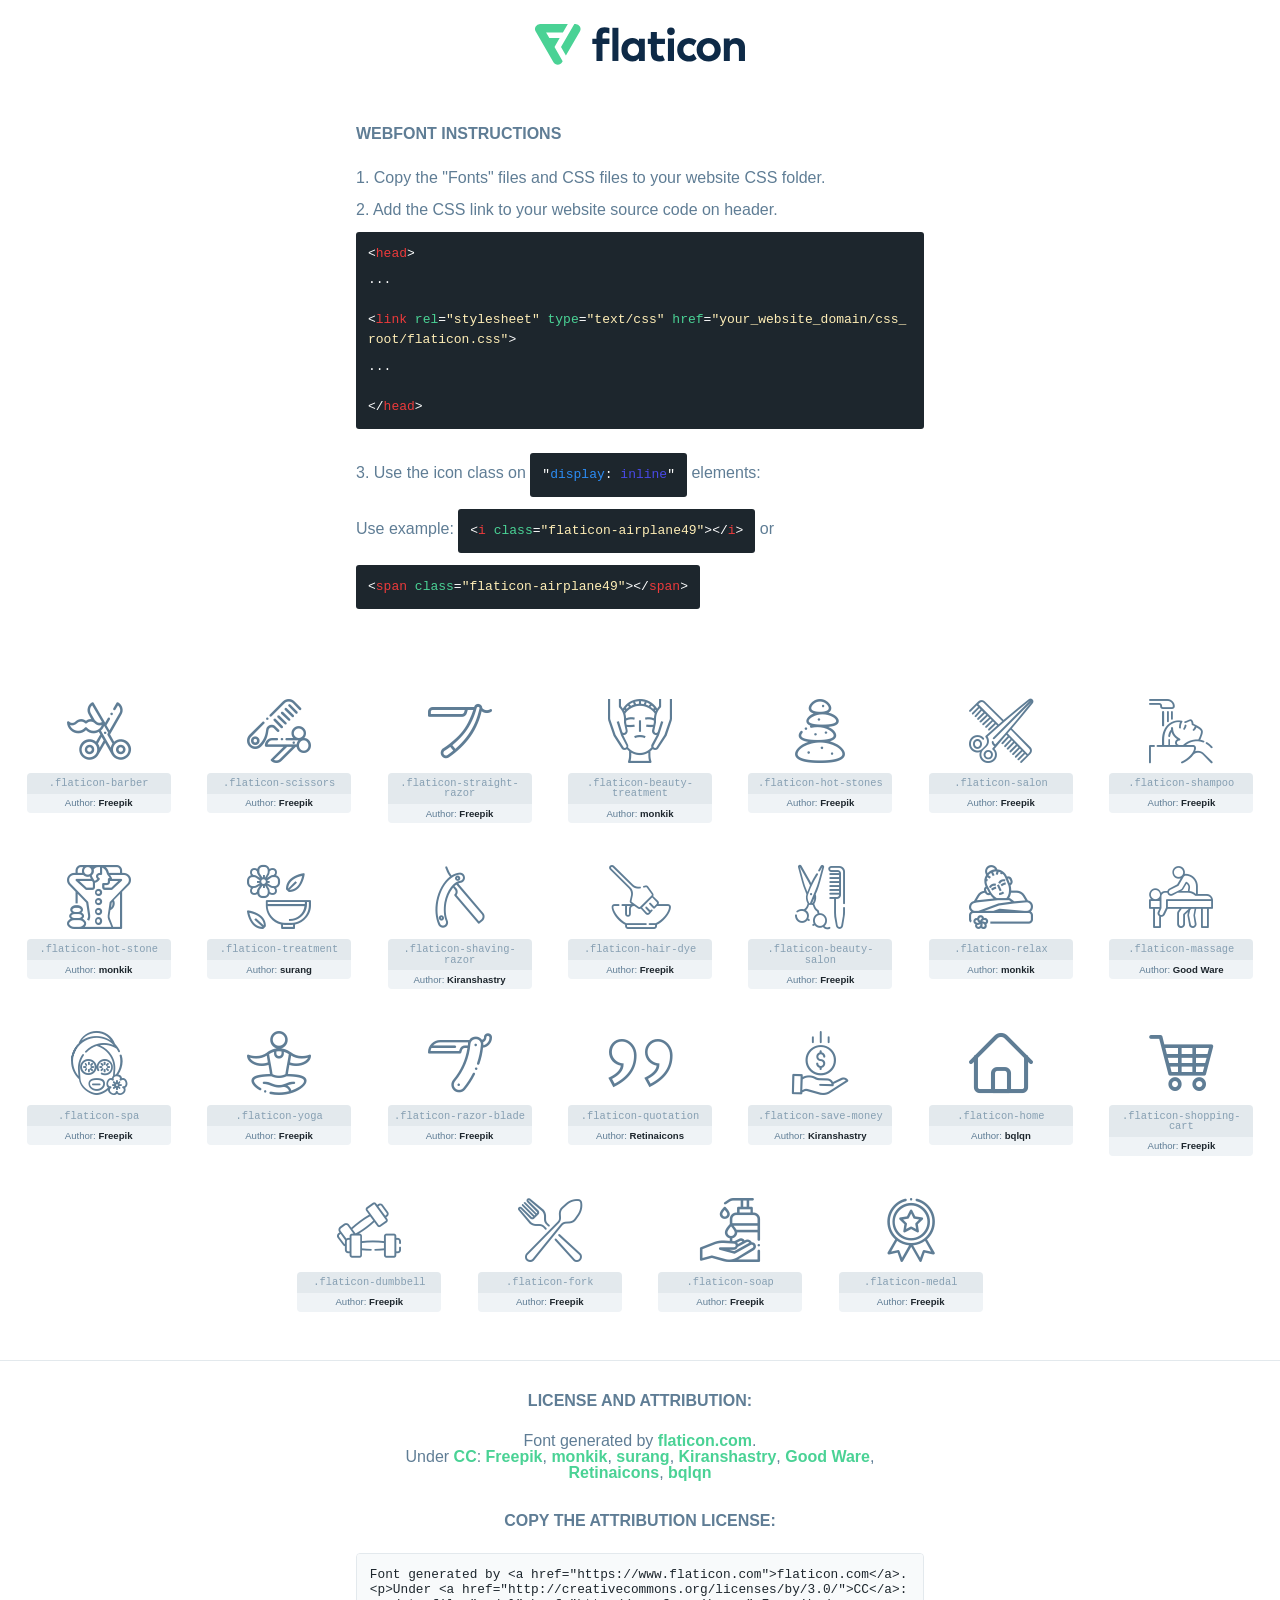
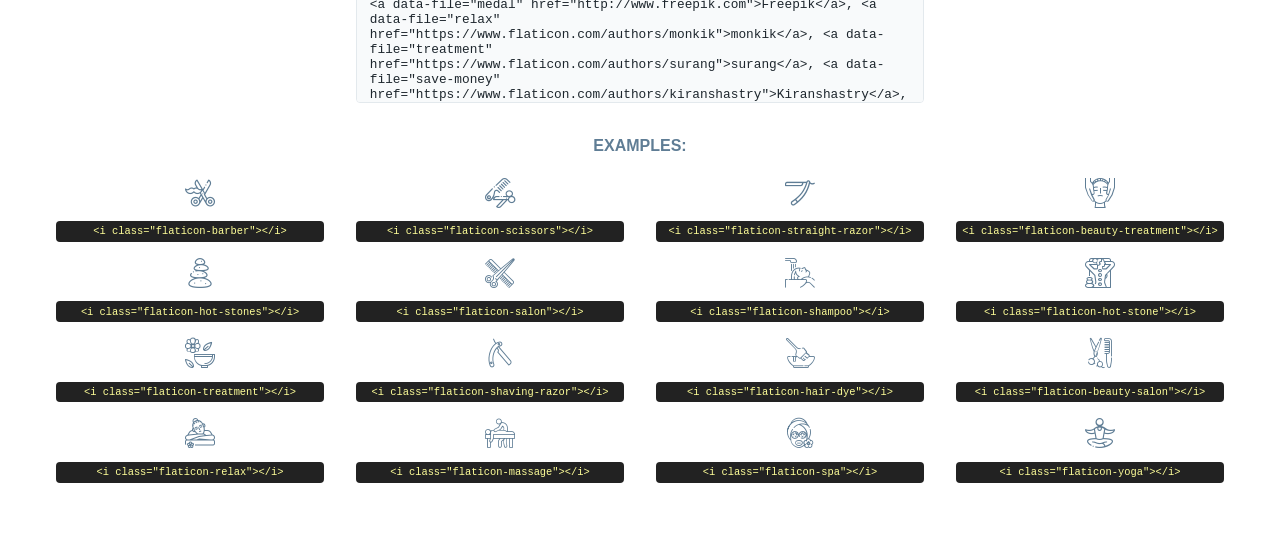
<file: assets/fonts/flaticon.html>
<!DOCTYPE html>
<html lang="en">
<head>
    <title>Flaticon Webfont</title>
    <link rel="stylesheet" type="text/css" href="flaticon.css"/>
    <meta charset="UTF-8">
    <style>
        html, body, div, span, applet, object, iframe,
        h1, h2, h3, h4, h5, h6, p, blockquote, pre,
        a, abbr, acronym, address, big, cite, code,
        del, dfn, em, img, ins, kbd, q, s, samp,
        small, strike, strong, sub, sup, tt, var,
        b, u, i, center,
        dl, dt, dd, ol, ul, li,
        fieldset, form, label, legend,
        table, caption, tbody, tfoot, thead, tr, th, td,
        article, aside, canvas, details, embed,
        figure, figcaption, footer, header, hgroup,
        menu, nav, output, ruby, section, summary,
        time, mark, audio, video {
            margin: 0;
            padding: 0;
            border: 0;
            font-size: 100%;
            font: inherit;
            vertical-align: baseline;
        }

        /* HTML5 display-role reset for older browsers */
        article, aside, details, figcaption, figure,
        footer, header, hgroup, menu, nav, section {
            display: block;
        }

        body {
            line-height: 1;
        }

        ol, ul {
            list-style: none;
        }

        blockquote, q {
            quotes: none;
        }

        blockquote:before, blockquote:after,
        q:before, q:after {
            content: '';
            content: none;
        }

        table {
            border-collapse: collapse;
            border-spacing: 0;
        }

        body {
            font-family: Helvetica, Arial, sans-serif;
            font-size: 16px;
            color: #5f7d95;
        }

        a {
            color: #4AD295;
            font-weight: bold;
            text-decoration: none;
        }

        * {
            -moz-box-sizing: border-box;
            -webkit-box-sizing: border-box;
            box-sizing: border-box;
            margin: 0;
            padding: 0;
        }

        [class^="flaticon-"]:before, [class*=" flaticon-"]:before, [class^="flaticon-"]:after, [class*=" flaticon-"]:after {
            font-family: Flaticon;
            font-size: 30px;
            font-style: normal;
            margin-left: 20px;
            color: #333;
        }

        .wrapper {
            max-width: 600px;
            margin: auto;
            padding: 0 1em;
        }

        .title {
            margin-bottom: 24px;
            text-transform: uppercase;
            font-weight: bold;
        }

        header {
            text-align: center;
            padding: 24px;
        }

        header .logo {
            width: 210px;
            height: auto;
            border: none;
            display: inline-block;
        }

        header strong {
            font-size: 28px;
            font-weight: 500;
            vertical-align: middle;
        }

        .demo {
            margin: 2em auto;
            line-height: 1.25em;
        }

        .demo ul li {
            margin-bottom: 12px;
        }

        .demo ul li code {
            background-color: #1D262D;
            border-radius: 3px;
            padding: 12px;
            display: inline-block;
            color: #fff;
            font-family: Consolas, Monaco, Lucida Console, Liberation Mono, DejaVu Sans Mono, Bitstream Vera Sans Mono, Courier New, monospace;
            font-weight: lighter;
            margin-top: 12px;
            font-size: 13px;
            word-break: break-all;
        }

        .demo ul li code .red {
            color: #EC3A3B;
        }

        .demo ul li code .green {
            color: #4AD295;
        }

        .demo ul li code .yellow {
            color: #FFEEB6;
        }

        .demo ul li code .blue {
            color: #2C8CF4;
        }

        .demo ul li code .purple {
            color: #4949E7;
        }

        .demo ul li code .dots {
            margin-top: 0.5em;
            display: block;
        }

        #glyphs {
            border-bottom: 1px solid #E3E9ED;
            padding: 2em 0;
            text-align: center;
        }

        .glyph {
            display: inline-block;
            width: 9em;
            margin: 1em;
            text-align: center;
            vertical-align: top;
            background: #FFF;
        }

        .glyph .flaticon {
            padding: 10px;
            display: block;
            font-family: "Flaticon";
            font-size: 64px;
            line-height: 1;
        }

        .glyph .flaticon:before {
            font-size: 64px;
            color: #5f7d95;
            margin-left: 0;
        }

        .class-name {
            font-size: 0.65em;
            background-color: #E3E9ED;
            color: #869FB2;
            border-radius: 4px 4px 0 0;
            padding: 0.5em;
            font-family: Consolas, Monaco, Lucida Console, Liberation Mono, DejaVu Sans Mono, Bitstream Vera Sans Mono, Courier New, monospace;
        }

        .author-name {
            font-size: 0.6em;
            background-color: #EFF3F6;
            border-top: 0;
            border-radius: 0 0 4px 4px;
            padding: 0.5em;
        }

        .author-name a {
            color: #1D262D;
        }

        .class-name:last-child {
            font-size: 10px;
            color: #888;
        }

        .class-name:last-child a {
            font-size: 10px;
            color: #555;
        }

        .glyph > input {
            display: block;
            width: 100px;
            margin: 5px auto;
            text-align: center;
            font-size: 12px;
            cursor: text;
        }

        .glyph > input.icon-input {
            font-family: "Flaticon";
            font-size: 16px;
            margin-bottom: 10px;
        }

        .attribution .title {
            margin-top: 2em;
        }

        .attribution textarea {
            background-color: #F8FAFB;
            color: #1D262D;
            padding: 1em;
            border: none;
            box-shadow: none;
            border: 1px solid #E3E9ED;
            border-radius: 4px;
            resize: none;
            width: 100%;
            height: 150px;
            font-size: 0.8em;
            font-family: Consolas, Monaco, Lucida Console, Liberation Mono, DejaVu Sans Mono, Bitstream Vera Sans Mono, Courier New, monospace;
            -webkit-appearance: none;
        }

        .attribution textarea:hover {
            border-color: #CFD9E0;
        }

        .attribution textarea:focus {
            border-color: #4AD295;
        }

        .iconsuse {
            margin: 2em auto;
            text-align: center;
            max-width: 1200px;
        }

        .iconsuse:after {
            content: '';
            display: table;
            clear: both;
        }

        .iconsuse .image {
            float: left;
            width: 25%;
            padding: 0 1em;
        }

        .iconsuse .image p {
            margin-bottom: 1em;
        }

        .iconsuse .image span {
            display: block;
            font-size: 0.65em;
            background-color: #222;
            color: #fff;
            border-radius: 4px;
            padding: 0.5em;
            color: #FFFF99;
            margin-top: 1em;
            font-family: Consolas, Monaco, Lucida Console, Liberation Mono, DejaVu Sans Mono, Bitstream Vera Sans Mono, Courier New, monospace;
        }

        .flaticon:before {
            color: #5f7d95;
        }

        #footer {
            text-align: center;
            background-color: #1D262D;
            color: #869FB2;
            padding: 12px;
            font-size: 14px;
        }

        #footer a {
            font-weight: normal;
        }

        @media (max-width: 960px) {
            .iconsuse .image {
                width: 50%;
            }
        }

        .preview {
            width: 100px;
            display: inline-block;
            margin: 10px;
        }

        .preview .inner {
            display: inline-block;
            width: 100%;
            text-align: center;
            background: #f5f5f5;
            -webkit-border-radius: 3px 3px 0 0;
            -moz-border-radius: 3px 3px 0 0;
            border-radius: 3px 3px 0 0;
        }

        .preview .inner  {
            line-height: 85px;
            font-size: 40px;
            color: #333;
        }

        .label {
            display: inline-block;
            width: 100%;
            box-sizing: border-box;
            padding: 5px;
            font-size: 10px;
            font-family: Monaco, monospace;
            color: #666;
            white-space: nowrap;
            overflow: hidden;
            text-overflow: ellipsis;
            background: #ddd;
            -webkit-border-radius: 0 0 3px 3px;
            -moz-border-radius: 0 0 3px 3px;
            border-radius: 0 0 3px 3px;
            color: #666;
        }
    </style>
</head>
<body>
    <header>
        <a href="https://www.flaticon.com/" target="_blank" class="logo">
            <svg xmlns="http://www.w3.org/2000/svg" viewBox="0 0 394.3 76.5">
                <path d="M156.6,69.4H145.3V7.1h11.3Z" style="fill:#0e2a47"/>
                <path d="M206.2,69.4h-11V64.8a15.4,15.4,0,0,1-12.6,5.7c-11.6,0-20.3-9.5-20.3-22.1s8.8-22.1,20.3-22.1a15.4,15.4,0,0,1,12.6,5.8V27.5h11Zm-32.4-21c0,6.4,4.2,11.6,10.8,11.6s10.8-4.9,10.8-11.6-4.4-11.6-10.8-11.6S173.9,42,173.9,48.4Z"
                      style="fill:#0e2a47"/>
                <path d="M262.5,13.7a7.2,7.2,0,0,1-14.4,0,7.2,7.2,0,1,1,14.4,0ZM261,69.4H249.6v-42H261Z"
                      style="fill:#0e2a47"/>
                <path id="_Trazado_" data-name="&lt;Trazado&gt;"
                      d="M139.6,17.8a16.6,16.6,0,0,0-8-1.4c-3.2.4-4.9,2-4.9,5.9v5.1h13V37.5h-13v32H115.4v-32h-7.8v-10h7.8V22.2c0-9.9,5.2-16.3,15-16.3a23.4,23.4,0,0,1,9.3,1.8Z"
                      style="fill:#0e2a47"/>
                <path d="M235.1,60c-3.5,0-6.3-1.9-6.3-7.1V37.5H244v-10H228.8V15H217.5V27.5h-5.7v10h5.7V53.7c0,10.9,5.3,16.8,15.7,16.8A22.9,22.9,0,0,0,244,68l-4.3-9.1A12.3,12.3,0,0,1,235.1,60Z"
                      style="fill:#0e2a47"/>
                <path d="M348.9,48.4c0,12.6-9.7,22.1-22.7,22.1s-22.7-9.4-22.7-22.1,9.6-22.1,22.7-22.1S348.9,35.8,348.9,48.4Zm-33.9,0c0,6.8,4.8,11.6,11.1,11.6s11.2-4.8,11.2-11.6-4.8-11.6-11.2-11.6S315.1,41.6,315.1,48.4Z"
                      style="fill:#0e2a47"/>
                <path d="M394.3,42.7V69.4H382.9V46.3c0-6.1-3-9.4-8.2-9.4s-8.9,3.2-8.9,9.5v23H354.6v-42h11v4.9c3-4.5,7.6-6.1,12.3-6.1C387.5,26.3,394.3,33,394.3,42.7Z"
                      style="fill:#0e2a47"/>
                <path d="M298,55.7h0a12.4,12.4,0,0,1-8.2,4.2h-.9l-1.8-.2a10,10,0,0,1-7.4-5.6,13.2,13.2,0,0,1-1.2-5.8,13,13,0,0,1,1.3-5.9,10.1,10.1,0,0,1,7.5-5.5h2.4a11.7,11.7,0,0,1,8.3,4.2l5.5-9.6a19.9,19.9,0,0,0-8.1-4.3,23.4,23.4,0,0,0-6.1-.8,25.2,25.2,0,0,0-7.5,1.1,20.9,20.9,0,0,0-8,4.6,21.9,21.9,0,0,0-6.8,16.4,21.9,21.9,0,0,0,6.7,16.3,20.9,20.9,0,0,0,8,4.6,25.2,25.2,0,0,0,7.7,1.2,23.6,23.6,0,0,0,6.2-.8,20,20,0,0,0,8.1-4.4Z"
                      style="fill:#0e2a47"/>
                <path d="M46.3,26.5H26.9L20.8,16H52.4L61.6,0H9.4A9.3,9.3,0,0,0,1.3,4.7a9.3,9.3,0,0,0,0,9.4L34.6,71.8a9.4,9.4,0,0,0,16.2,0l1.1-1.9L36.6,43.3Z"
                      style="fill:#4ad295"/>
                <path d="M84.2,4.7A9.3,9.3,0,0,0,76.1,0H73.8l-25,43.3,9.2,16L84.2,14A9.3,9.3,0,0,0,84.2,4.7Z"
                      style="fill:#4ad295"/>
            </svg>
        </a>
    </header>
    <section class="demo wrapper">

        <p class="title">Webfont Instructions</p>

        <ul>
            <li>
                <span class="num">1. </span>Copy the "Fonts" files and CSS files to your website CSS folder.
            </li>
            <li>
                <span class="num">2. </span>Add the CSS link to your website source code on header.
                <code class="big">
                    &lt;<span class="red">head</span>&gt;
                    <br/><span class="dots">...</span>
                    <br/>&lt;<span class="red">link</span> <span class="green">rel</span>=<span
                        class="yellow">"stylesheet"</span> <span class="green">type</span>=<span
                        class="yellow">"text/css"</span> <span class="green">href</span>=<span class="yellow">"your_website_domain/css_root/flaticon.css"</span>&gt;
                    <br/><span class="dots">...</span>
                    <br/>&lt;/<span class="red">head</span>&gt;
                </code>
            </li>

            <li>
                <p>
                    <span class="num">3. </span>Use the icon class on <code>"<span class="blue">display</span>:<span
                        class="purple"> inline</span>"</code> elements:
                    <br/>
                    Use example: <code>&lt;<span class="red">i</span> <span class="green">class</span>=<span class="yellow">&quot;flaticon-airplane49&quot;</span>&gt;&lt;/<span
                        class="red">i</span>&gt;</code> or <code>&lt;<span class="red">span</span> <span
                        class="green">class</span>=<span class="yellow">&quot;flaticon-airplane49&quot;</span>&gt;&lt;/<span
                        class="red">span</span>&gt;</code>
            </li>
        </ul>

    </section>
    <section id="glyphs">
            <div class="glyph">
                <i class="flaticon flaticon-barber"></i>
                <div class="class-name">.flaticon-barber</div>
                <div class="author-name">Author: <a data-file="barber" href="http://www.freepik.com">Freepik</a> </div>
            </div>

            <div class="glyph">
                <i class="flaticon flaticon-scissors"></i>
                <div class="class-name">.flaticon-scissors</div>
                <div class="author-name">Author: <a data-file="scissors" href="http://www.freepik.com">Freepik</a> </div>
            </div>

            <div class="glyph">
                <i class="flaticon flaticon-straight-razor"></i>
                <div class="class-name">.flaticon-straight-razor</div>
                <div class="author-name">Author: <a data-file="straight-razor" href="http://www.freepik.com">Freepik</a> </div>
            </div>

            <div class="glyph">
                <i class="flaticon flaticon-beauty-treatment"></i>
                <div class="class-name">.flaticon-beauty-treatment</div>
                <div class="author-name">Author: <a data-file="beauty-treatment" href="https://www.flaticon.com/authors/monkik">monkik</a> </div>
            </div>

            <div class="glyph">
                <i class="flaticon flaticon-hot-stones"></i>
                <div class="class-name">.flaticon-hot-stones</div>
                <div class="author-name">Author: <a data-file="hot-stones" href="http://www.freepik.com">Freepik</a> </div>
            </div>

            <div class="glyph">
                <i class="flaticon flaticon-salon"></i>
                <div class="class-name">.flaticon-salon</div>
                <div class="author-name">Author: <a data-file="salon" href="http://www.freepik.com">Freepik</a> </div>
            </div>

            <div class="glyph">
                <i class="flaticon flaticon-shampoo"></i>
                <div class="class-name">.flaticon-shampoo</div>
                <div class="author-name">Author: <a data-file="shampoo" href="http://www.freepik.com">Freepik</a> </div>
            </div>

            <div class="glyph">
                <i class="flaticon flaticon-hot-stone"></i>
                <div class="class-name">.flaticon-hot-stone</div>
                <div class="author-name">Author: <a data-file="hot-stone" href="https://www.flaticon.com/authors/monkik">monkik</a> </div>
            </div>

            <div class="glyph">
                <i class="flaticon flaticon-treatment"></i>
                <div class="class-name">.flaticon-treatment</div>
                <div class="author-name">Author: <a data-file="treatment" href="https://www.flaticon.com/authors/surang">surang</a> </div>
            </div>

            <div class="glyph">
                <i class="flaticon flaticon-shaving-razor"></i>
                <div class="class-name">.flaticon-shaving-razor</div>
                <div class="author-name">Author: <a data-file="shaving-razor" href="https://www.flaticon.com/authors/kiranshastry">Kiranshastry</a> </div>
            </div>

            <div class="glyph">
                <i class="flaticon flaticon-hair-dye"></i>
                <div class="class-name">.flaticon-hair-dye</div>
                <div class="author-name">Author: <a data-file="hair-dye" href="http://www.freepik.com">Freepik</a> </div>
            </div>

            <div class="glyph">
                <i class="flaticon flaticon-beauty-salon"></i>
                <div class="class-name">.flaticon-beauty-salon</div>
                <div class="author-name">Author: <a data-file="beauty-salon" href="http://www.freepik.com">Freepik</a> </div>
            </div>

            <div class="glyph">
                <i class="flaticon flaticon-relax"></i>
                <div class="class-name">.flaticon-relax</div>
                <div class="author-name">Author: <a data-file="relax" href="https://www.flaticon.com/authors/monkik">monkik</a> </div>
            </div>

            <div class="glyph">
                <i class="flaticon flaticon-massage"></i>
                <div class="class-name">.flaticon-massage</div>
                <div class="author-name">Author: <a data-file="massage" href="https://www.flaticon.com/authors/good-ware">Good Ware</a> </div>
            </div>

            <div class="glyph">
                <i class="flaticon flaticon-spa"></i>
                <div class="class-name">.flaticon-spa</div>
                <div class="author-name">Author: <a data-file="spa" href="http://www.freepik.com">Freepik</a> </div>
            </div>

            <div class="glyph">
                <i class="flaticon flaticon-yoga"></i>
                <div class="class-name">.flaticon-yoga</div>
                <div class="author-name">Author: <a data-file="yoga" href="http://www.freepik.com">Freepik</a> </div>
            </div>

            <div class="glyph">
                <i class="flaticon flaticon-razor-blade"></i>
                <div class="class-name">.flaticon-razor-blade</div>
                <div class="author-name">Author: <a data-file="razor-blade" href="http://www.freepik.com">Freepik</a> </div>
            </div>

            <div class="glyph">
                <i class="flaticon flaticon-quotation"></i>
                <div class="class-name">.flaticon-quotation</div>
                <div class="author-name">Author: <a data-file="quotation" href="https://www.flaticon.com/authors/retinaicons">Retinaicons</a> </div>
            </div>

            <div class="glyph">
                <i class="flaticon flaticon-save-money"></i>
                <div class="class-name">.flaticon-save-money</div>
                <div class="author-name">Author: <a data-file="save-money" href="https://www.flaticon.com/authors/kiranshastry">Kiranshastry</a> </div>
            </div>

            <div class="glyph">
                <i class="flaticon flaticon-home"></i>
                <div class="class-name">.flaticon-home</div>
                <div class="author-name">Author: <a data-file="home" href="https://www.flaticon.com/authors/bqlqn">bqlqn</a> </div>
            </div>

            <div class="glyph">
                <i class="flaticon flaticon-shopping-cart"></i>
                <div class="class-name">.flaticon-shopping-cart</div>
                <div class="author-name">Author: <a data-file="shopping-cart" href="http://www.freepik.com">Freepik</a> </div>
            </div>

            <div class="glyph">
                <i class="flaticon flaticon-dumbbell"></i>
                <div class="class-name">.flaticon-dumbbell</div>
                <div class="author-name">Author: <a data-file="dumbbell" href="http://www.freepik.com">Freepik</a> </div>
            </div>

            <div class="glyph">
                <i class="flaticon flaticon-fork"></i>
                <div class="class-name">.flaticon-fork</div>
                <div class="author-name">Author: <a data-file="fork" href="http://www.freepik.com">Freepik</a> </div>
            </div>

            <div class="glyph">
                <i class="flaticon flaticon-soap"></i>
                <div class="class-name">.flaticon-soap</div>
                <div class="author-name">Author: <a data-file="soap" href="http://www.freepik.com">Freepik</a> </div>
            </div>

            <div class="glyph">
                <i class="flaticon flaticon-medal"></i>
                <div class="class-name">.flaticon-medal</div>
                <div class="author-name">Author: <a data-file="medal" href="http://www.freepik.com">Freepik</a> </div>
            </div>

    </section>

    <section class="attribution wrapper"   style="text-align:center;">

        <div class="title">License and attribution:</div><div class="attrDiv">Font generated by <a href="https://www.flaticon.com">flaticon.com</a>. <div><p>Under <a href="http://creativecommons.org/licenses/by/3.0/">CC</a>: <a data-file="medal" href="http://www.freepik.com">Freepik</a>, <a data-file="relax" href="https://www.flaticon.com/authors/monkik">monkik</a>, <a data-file="treatment" href="https://www.flaticon.com/authors/surang">surang</a>, <a data-file="save-money" href="https://www.flaticon.com/authors/kiranshastry">Kiranshastry</a>, <a data-file="massage" href="https://www.flaticon.com/authors/good-ware">Good Ware</a>, <a data-file="quotation" href="https://www.flaticon.com/authors/retinaicons">Retinaicons</a>, <a data-file="home" href="https://www.flaticon.com/authors/bqlqn">bqlqn</a></p>  </div>
        </div>
        <div class="title">Copy the Attribution License:</div>

        <textarea onclick="this.focus();this.select();">Font generated by &lt;a href=&quot;https://www.flaticon.com&quot;&gt;flaticon.com&lt;/a&gt;. <p>Under <a href="http://creativecommons.org/licenses/by/3.0/">CC</a>: <a data-file="medal" href="http://www.freepik.com">Freepik</a>, <a data-file="relax" href="https://www.flaticon.com/authors/monkik">monkik</a>, <a data-file="treatment" href="https://www.flaticon.com/authors/surang">surang</a>, <a data-file="save-money" href="https://www.flaticon.com/authors/kiranshastry">Kiranshastry</a>, <a data-file="massage" href="https://www.flaticon.com/authors/good-ware">Good Ware</a>, <a data-file="quotation" href="https://www.flaticon.com/authors/retinaicons">Retinaicons</a>, <a data-file="home" href="https://www.flaticon.com/authors/bqlqn">bqlqn</a></p> 
        </textarea>

    </section>

    <section class="iconsuse">

        <div class="title">Examples:</div>
            <div class="image">
                <p>
                    <i class="flaticon flaticon-barber"></i>
                    <span>&lt;i class=&quot;flaticon-barber&quot;&gt;&lt;/i&gt;</span>
                </p>
            </div>
            <div class="image">
                <p>
                    <i class="flaticon flaticon-scissors"></i>
                    <span>&lt;i class=&quot;flaticon-scissors&quot;&gt;&lt;/i&gt;</span>
                </p>
            </div>
            <div class="image">
                <p>
                    <i class="flaticon flaticon-straight-razor"></i>
                    <span>&lt;i class=&quot;flaticon-straight-razor&quot;&gt;&lt;/i&gt;</span>
                </p>
            </div>
            <div class="image">
                <p>
                    <i class="flaticon flaticon-beauty-treatment"></i>
                    <span>&lt;i class=&quot;flaticon-beauty-treatment&quot;&gt;&lt;/i&gt;</span>
                </p>
            </div>
            <div class="image">
                <p>
                    <i class="flaticon flaticon-hot-stones"></i>
                    <span>&lt;i class=&quot;flaticon-hot-stones&quot;&gt;&lt;/i&gt;</span>
                </p>
            </div>
            <div class="image">
                <p>
                    <i class="flaticon flaticon-salon"></i>
                    <span>&lt;i class=&quot;flaticon-salon&quot;&gt;&lt;/i&gt;</span>
                </p>
            </div>
            <div class="image">
                <p>
                    <i class="flaticon flaticon-shampoo"></i>
                    <span>&lt;i class=&quot;flaticon-shampoo&quot;&gt;&lt;/i&gt;</span>
                </p>
            </div>
            <div class="image">
                <p>
                    <i class="flaticon flaticon-hot-stone"></i>
                    <span>&lt;i class=&quot;flaticon-hot-stone&quot;&gt;&lt;/i&gt;</span>
                </p>
            </div>
            <div class="image">
                <p>
                    <i class="flaticon flaticon-treatment"></i>
                    <span>&lt;i class=&quot;flaticon-treatment&quot;&gt;&lt;/i&gt;</span>
                </p>
            </div>
            <div class="image">
                <p>
                    <i class="flaticon flaticon-shaving-razor"></i>
                    <span>&lt;i class=&quot;flaticon-shaving-razor&quot;&gt;&lt;/i&gt;</span>
                </p>
            </div>
            <div class="image">
                <p>
                    <i class="flaticon flaticon-hair-dye"></i>
                    <span>&lt;i class=&quot;flaticon-hair-dye&quot;&gt;&lt;/i&gt;</span>
                </p>
            </div>
            <div class="image">
                <p>
                    <i class="flaticon flaticon-beauty-salon"></i>
                    <span>&lt;i class=&quot;flaticon-beauty-salon&quot;&gt;&lt;/i&gt;</span>
                </p>
            </div>
            <div class="image">
                <p>
                    <i class="flaticon flaticon-relax"></i>
                    <span>&lt;i class=&quot;flaticon-relax&quot;&gt;&lt;/i&gt;</span>
                </p>
            </div>
            <div class="image">
                <p>
                    <i class="flaticon flaticon-massage"></i>
                    <span>&lt;i class=&quot;flaticon-massage&quot;&gt;&lt;/i&gt;</span>
                </p>
            </div>
            <div class="image">
                <p>
                    <i class="flaticon flaticon-spa"></i>
                    <span>&lt;i class=&quot;flaticon-spa&quot;&gt;&lt;/i&gt;</span>
                </p>
            </div>
            <div class="image">
                <p>
                    <i class="flaticon flaticon-yoga"></i>
                    <span>&lt;i class=&quot;flaticon-yoga&quot;&gt;&lt;/i&gt;</span>
                </p>
            </div>
            <div class="image">
                <p>
                    <i class="flaticon flaticon-razor-b
</file>
<file: assets/css/style.css>
@charset "UTF-8";

/* Standard syntax (Firefox & modern browsers) */
html {
  scrollbar-color: #F30305 #f1f1f1; /* thumb color | track color */
  scrollbar-width: thin; /* options: auto, thin, none */
}

/* Webkit syntax (Chrome, Safari, Edge, Opera) */
::-webkit-scrollbar {
  width: 10px; /* Width of vertical scrollbar */
  height: 10px; /* Height of horizontal scrollbar */
}

::-webkit-scrollbar-track {
  background: #f1f1f1; /* Color of the background track */
  border-radius: 5px;
}

::-webkit-scrollbar-thumb {
  background: #F30305; /* Color of the draggable scroll pill */
  border-radius: 10px; /* Rounded corners */
}

::-webkit-scrollbar-thumb:hover {
  background: #F30305; /* Color when hovered */
}

/* Import Google Fonts */
@import url("https://fonts.googleapis.com/css2?family=Livvic:wght@400;500;600;700&family=Nunito&family=Shadows+Into+Light&display=swap");
/*******************************************************/
/******************* 01. Default Style *****************/
/*******************************************************/
:root {
  --primary-color: #F30305;
  --dark-color: #031049;
  --body-color: #5C5F71;
  --black-color: #0E0E0D;
  --gray-color: #D8DDE1;
  --white-color: #ffffff;
  --title-font: "Geist", sans-serif;
  --title-font2: "Geist", sans-serif;
  --body-font: "Inter", sans-serif;
}

* {
  margin: 0;
  padding: 0;
  border: none;
  outline: none;
  -webkit-box-shadow: none;
  box-shadow: none; }

body {
  color: #707070;
  background: white;
  font-weight: 400;
  line-height: 32px;
  font-size: 16px;
  font-family: "Rubik", sans-serif; }

a {
  color: #707070;
  cursor: pointer;
  outline: none;
  -webkit-transition: 0.5s;
  -o-transition: 0.5s;
  transition: 0.5s;
  text-decoration: none; }
  a:hover, a:focus, a:visited {
    text-decoration: none;
    outline: none; }
  a:hover {
    color: var(--primary-color); }

h1, h2, h3, h4, h5, h6 {
  margin-bottom: 12px; }

h1 a, h2 a, h3 a, h4 a, h5 a, h6 a {
  color: var(--dark-color); }

.text-white h1,
.text-white h2,
.text-white h3,
.text-white h4,
.text-white h5,
.text-white h6,
.text-white h1 a,
.text-white h2 a,
.text-white h3 a,
.text-white h4 a,
.text-white h5 a,
.text-white h6 a {
  color: white; }

h1 {
  line-height: 1.13;
  font-size: 5rem; }

h2 {
  line-height: 1.25;
  font-size: 2.2rem; }

h3 {
  font-size: 1.5rem; }

h4 {
  font-size: 1.2rem; }

h5 {
  line-height: 1.6;
  font-size: 1.2rem; }

h6 {
  line-height: 1.65;
  font-size: 1rem; }

ul, li {
  list-style: none;
  padding: 0;
  margin: 0; }

img {
  max-width: 100%;
  display: inline-block; }

mark {
  background: transparent;
  text-decoration: underline; }

header:after, section:after, footer:after {
  display: block;
  clear: both;
  content: ""; }

/*======= Input Styles =======*/
input,
select,
textarea,
.nice-select,
.form-control {
  width: 100%;
  height: auto;
  border: none;
  border-radius: 5px;
  padding: 16px 25px;
  background-color: #fff; }
  @media only screen and (min-width: 376px) {
    input,
    select,
    textarea,
    .nice-select,
    .form-control {
      font-size: 18px; } }

.nice-select {
  font-size: 18px;
  line-height: 1.4; }
  .nice-select:after {
    height: 8px;
    width: 8px;
    right: 25px;
    border-color: var(--dark-color); }
  .nice-select .current {
    font-weight: 600;
    color: var(--dark-color);
    font-family: var(--title-font); }
  .nice-select .list {
    width: 100%;
    border-radius: 0; }

textarea {
  display: inherit;
  padding-top: 20px; }

label {
  cursor: pointer;
  font-weight: 500;
  margin-bottom: 5px;
  color: #707070; }

.form-group {
  position: relative;
  margin-bottom: 20px; }
  .form-group label {
    top: 15px;
    right: 30px;
    font-size: 16px;
    position: absolute;
    color: var(--dark-color); }

input:focus,
button:focus,
.form-control:focus {
  outline: none;
  -webkit-box-shadow: none;
  box-shadow: none;
  border-color: #cfdbf1; }

  .video-container {
  width: 100%;
  aspect-ratio: 16 / 14; /* Keeps a modern 16:9 widescreen ratio */
}

.video-container video {
  width: 100%;
  height: 100%;
  object-fit: cover; /* Ensures the video covers the area nicely without stretching */
}

input::-webkit-input-placeholder,
select::-webkit-input-placeholder,
textarea::-webkit-input-placeholder,
.form-control::-webkit-input-placeholder {
  font-weight: 500;
  color: var(--dark-color);
  font-family: var(--title-font); }

input:-ms-input-placeholder,
select:-ms-input-placeholder,
textarea:-ms-input-placeholder,
.form-control:-ms-input-placeholder {
  font-weight: 500;
  color: var(--dark-color);
  font-family: var(--title-font); }

input::-ms-input-placeholder,
select::-ms-input-placeholder,
textarea::-ms-input-placeholder,
.form-control::-ms-input-placeholder {
  font-weight: 500;
  color: var(--dark-color);
  font-family: var(--title-font); }

input::placeholder,
select::placeholder,
textarea::placeholder,
.form-control::placeholder {
  font-weight: 500;
  color: var(--dark-color);
  font-family: var(--title-font); }

input[type=search]::-ms-clear {
  display: none;
  width: 0;
  height: 0; }

input[type=search]::-ms-reveal {
  display: none;
  width: 0;
  height: 0; }

input[type=search]::-webkit-search-decoration,
input[type=search]::-webkit-search-cancel-button,
input[type=search]::-webkit-search-results-button,
input[type=search]::-webkit-search-results-decoration {
  display: none; }

input[type=checkbox], input[type=radio] {
  height: auto;
  width: auto; }

/*******************************************************/
/*****************  02. Common Classes *****************/
/*******************************************************/
.page-wrapper {
  position: relative;
  z-index: 9;
  width: 100%;
  margin: 0 auto;
  overflow: hidden;
  min-width: 300px;
  background: #FFFFFF; }

@media only screen and (min-width: 1200px) {
  .container {
    max-width: 1200px;
    padding-left: 15px;
    padding-right: 15px; } }

.small-gap {
  margin-left: -10px;
  margin-right: -10px; }
  .small-gap > div {
    padding-left: 10px;
    padding-right: 10px; }

@media only screen and (min-width: 1400px) {
  .large-gap {
    margin-left: -25px;
    margin-right: -25px; }
    .large-gap > div {
      padding-left: 25px;
      padding-right: 25px; } }

@media only screen and (max-width: 375px) {
  .col-small {
    -webkit-box-flex: 0;
    -ms-flex: 0 0 100%;
    flex: 0 0 100%;
    max-width: 100%; } }

/** Section Title style **/
.section-title {
  z-index: 1;
  position: relative; }
  .section-title h2 {
    font-weight: 700; }
    @media only screen and (max-width: 767px) {
      .section-title h2 {
        font-size: 35px;
        line-height: 1.35; } }
    @media only screen and (max-width: 575px) {
      .section-title h2 {
        font-size: 30px; } }
  .section-title .sub-title {
    position: absolute;
    font-size: 250px;
    left: 50%;
    top: 50%;
    z-index: -1;
    opacity: 0.05;
    line-height: 1;
    text-transform: uppercase;
    -webkit-transform: translate(-50%, -55%);
    -ms-transform: translate(-50%, -55%);
    transform: translate(-50%, -55%); }
    @media only screen and (max-width: 1399px) {
      .section-title .sub-title {
        font-size: 200px; } }
    @media only screen and (max-width: 1199px) {
      .section-title .sub-title {
        font-size: 170px; } }
    @media only screen and (max-width: 991px) {
      .section-title .sub-title {
        font-size: 130px; } }
    @media only screen and (max-width: 767px) {
      .section-title .sub-title {
        font-size: 100px; } }
    @media only screen and (max-width: 479px) {
      .section-title .sub-title {
        font-size: 80px; } }
    @media only screen and (max-width: 375px) {
      .section-title .sub-title {
        font-size: 60px; } }

  .section-title.text-white p {
    opacity: 0.5; }
  .section-title.text-white .sub-title {
    color: white;
    opacity: 0.02; }

/** Button style **/
.hero-btn{
  display: flex;
gap: 30px;
}

.theme-btn,
a.theme-btn {
  z-index: 1;
  color: var(--black-color) !important;
  font-size: 14px;
  overflow: hidden;
  cursor: pointer;
  -webkit-transition: 0.5s;
  -o-transition: 0.5s;
  transition: 0.5s;
  font-weight: 600;
  position: relative;
  border-radius: 5px;
  text-align: center;
  padding: 11px 40px;
  -webkit-box-align: center;
  -ms-flex-align: center;
  align-items: center;
  display: -webkit-inline-box;
  display: -ms-inline-flexbox;
  display: inline-flex;
  -webkit-box-pack: center;
  -ms-flex-pack: center;
  justify-content: center;
  font-family: var(--title-font);
  background: var(--primary-color); }

  .theme-btn:hover,
  a.theme-btn:hover{
    color: white !important;
    background: var(--primary-color);
  }
  .theme-btn i,
  a.theme-btn i {
    color: var(--black-color) !important;
    -webkit-transition: 0.5s;
    -o-transition: 0.5s;
    transition: 0.5s;
    margin-left: 10px; }

    .theme-btn:hover i,
  a.theme-btn:hover i {
    color: var(--white-color) !important; }

  .theme-btn:after, .theme-btn:before,
  a.theme-btn:after,
  a.theme-btn:before {
    z-index: -1;
    content: '';
    -webkit-transition: 0.75s;
    -o-transition: 0.75s;
    transition: 0.75s;
    position: absolute;
    width: 0;
    height: 0;
    background: transparent; }

  .theme-btn:before,
  a.theme-btn:before {
    left: 0;
    top: 0;
    border-bottom: 55px solid transparent;
    border-left: 350px solid var(--white-color); }

  .theme-btn:after,
  a.theme-btn:after {
    right: 0;
    bottom: 0;
    border-top: 55px solid transparent;
    border-right: 350px solid var(--white-color); }

  .theme-btn:hover:before,
  a.theme-btn:hover:before {
    border-bottom: 0px solid transparent;
    border-left: 0px solid var(--primary-color); }

  .theme-btn:hover:after,
  a.theme-btn:hover:after {
    border-top: 0px solid transparent;
    border-right: 0px solid var(--primary-color); }

  .theme-btn.btn-border,
  a.theme-btn.btn-border {
    border: 1px solid; }


  @media only screen and (max-width: 767px) {
    .hero-btn {
    display: flex;
    flex-direction: column;
    gap: 20px; /* Maintains 30px spacing between buttons */
  }

  .hero-btn a {
    width: fit-content; 
  }

    .theme-btn,
    a.theme-btn {
      padding: 8px 25px; } 
    
    .theme2-btn,
    a.theme2-btn {
      padding: 8px 25px; }}


.theme2-btn,
a.theme2-btn {
  z-index: 1;
  color: white;
  font-size: 14px;
  overflow: hidden;
  cursor: pointer;
  -webkit-transition: 0.5s;
  -o-transition: 0.5s;
  transition: 0.5s;
  font-weight: 600;
  position: relative;
  border-radius: 5px;
  text-align: center;
  padding: 11px 40px;
  -webkit-box-align: center;
  -ms-flex-align: center;
  align-items: center;
  display: -webkit-inline-box;
  display: -ms-inline-flexbox;
  display: inline-flex;
  -webkit-box-pack: center;
  -ms-flex-pack: center;
  justify-content: center;
  font-family: var(--title-font);
  border: 2px solid var(--white-color);
 }
  .theme2-btn i,
  a.theme2-btn i {
    -webkit-transition: 0.5s;
    -o-transition: 0.5s;
    transition: 0.5s;
    margin-left: 10px; }

    .theme2-btn:hover {
    color: var(--primary-color);
    background: white;
  border: 2px solid white;}

  .theme2-btn:hover i {
    color: var(--primary-color);}

    @media only screen and (max-width: 575px) {
    .theme2-btn,
    a.theme2-btn {
      padding: 8px 25px; } }

/* Details Btn */
.details-btn {
  width: auto;
  height: 50px;
  margin-top: 15px;
  padding: 0 30px;
  background: var(--black-color);
  line-height: 50px;
  text-align: center;
  border-radius: 5px;
  display: inline-block;
  color: var(--white-color);
  -webkit-box-shadow: 10px 0 60px rgba(37, 37, 37, 0.1);
  box-shadow: 10px 0 60px rgba(37, 37, 37, 0.1); }

  .details-btn:hover {
    color: white;
    background: var(--primary-color); }

    
/** List Style One **/
.list-style-one li:not(:last-child) {
  margin-bottom: 8px; }

.list-style-one li:before {
  content: '+';
  margin-right: 5px; }

/** Social Link One **/
.social-style-one {
  font-size: 14px;
  -ms-flex-wrap: wrap;
  flex-wrap: wrap;
  display: -webkit-inline-box;
  display: -ms-inline-flexbox;
  display: inline-flex; }
  .social-style-one a:not(:last-child) {
    margin-right: 20px; }

/** Social Link Two **/
.social-style-two {
  font-size: 14px;
  -ms-flex-wrap: wrap;
  flex-wrap: wrap;
  display: -webkit-inline-box;
  display: -ms-inline-flexbox;
  display: inline-flex; }
  .social-style-two a {
    width: 40px;
    height: 40px;
    background: white;
    line-height: 40px;
    border-radius: 50%;
    text-align: center; }
    .social-style-two a:not(:first-child) {
      margin-left: 5px; }
    .social-style-two a:not(:last-child) {
      margin-right: 5px; }
    .social-style-two a:hover {
      color: white;
      background: var(--primary-color); }

/*** Preloader style ** */
.preloader {
  position: fixed;
  left: 0;
  top: 0;
  width: 100%;
  height: 100%;
  z-index: 9999999;
  background-color: #FFFFFF;
  background-repeat: no-repeat;
  background-position: center center;
  background-image: url(../images/preloader2.gif); }

/* Pagination */
.pagination {
  margin-left: -4px;
  margin-right: -4px;
  -webkit-box-align: center;
  -ms-flex-align: center;
  align-items: center; }
  .pagination li {
    margin: 8px 4px 0; }
    .pagination li a,
    .pagination li .page-link {
      padding: 0;
      width: 45px;
      height: 45px;
      font-size: 15px;
      -webkit-box-shadow: none;
      box-shadow: none;
      font-weight: 700;
      line-height: 40px;
      text-align: center;
      border-radius: 50%;
      color: var(--dark-color);
      background: transparent;
      border: 2px solid #e0e0e1;
      font-family: var(--title-font); }
    .pagination li.disabled .page-link, .pagination li:last-child .page-link {
      border-radius: 50%;
      background: transparent; }
    .pagination li:first-child {
      margin-left: 0; }
    .pagination li:last-child {
      margin-right: 0; }
    .pagination li.active .page-link, .pagination li:hover:not(.disabled) .page-link {
      color: white;
      background: var(--primary-color);
      border-color: var(--primary-color); }
    .pagination li.dot {
      width: 10px;
      height: 10px;
      border-radius: 50%;
      border: 2px solid #c5c6c6; }
  .pagination.style-two li a,
  .pagination.style-two li .page-link {
    border: none;
    border-radius: 5px;
    background: #efefef; }
    @media only screen and (min-width: 376px) {
      .pagination.style-two li a,
      .pagination.style-two li .page-link {
        width: 55px;
        height: 55px;
        font-size: 20px;
        line-height: 55px; } }
  .pagination.style-two li.active .page-link, .pagination.style-two li:hover:not(.disabled) .page-link {
    background: var(--dark-color); }

/* Rating */
.ratting {
  -webkit-box-align: center;
  -ms-flex-align: center;
  align-items: center;
  display: -webkit-inline-box;
  display: -ms-inline-flexbox;
  display: inline-flex; }
  .ratting i {
    margin: 3px;
    color: #ff7800;
    font-size: 14px; }

/*** Slick Dots ***/
.slick-arrow {
  width: 60px;
  height: 60px;
  font-size: 22px;
  -webkit-transition: 0.5s;
  -o-transition: 0.5s;
  transition: 0.5s;
  background: white;
  border-radius: 5px;
  border: 3px solid #e8e8e8; }
  .slick-arrow:focus, .slick-arrow:hover {
    color: white;
    background: var(--primary-color);
    border-color: var(--primary-color); }

/*** Slick Dots ***/
.slick-dots {
  margin-top: 20px;
  display: -webkit-box;
  display: -ms-flexbox;
  display: flex;
  -webkit-box-align: center;
  -ms-flex-align: center;
  align-items: center;
  -webkit-box-pack: center;
  -ms-flex-pack: center;
  justify-content: center; }
  .slick-dots li {
    position: relative;
    cursor: pointer;
    margin: 6px;
    width: 15px;
    height: 15px;
    -webkit-transition: 0.5s;
    -o-transition: 0.5s;
    transition: 0.5s;
    border-radius: 50%;
    background: var(--primary-color); }
    .slick-dots li button {
      opacity: 0; }
    .slick-dots li:before {
      content: '';
      width: 0;
      height: 0;
      left: 50%;
      top: 50%;
      -webkit-transition: 0.5s;
      -o-transition: 0.5s;
      transition: 0.5s;
      border-radius: 50%;
      position: absolute;
      -webkit-transform: translate(-50%, -50%);
      -ms-transform: translate(-50%, -50%);
      transform: translate(-50%, -50%);
      border: 4px solid var(--primary-color); }
    .slick-dots li.slick-active {
      background: white; }
      .slick-dots li.slick-active:before {
        width: 20px;
        height: 20px; }

/*** Scroll Top style ***/
.scroll-top {
  position: fixed;
  bottom: 25px;
  right: 25px;
  width: 50px;
  height: 50px;
  z-index: 99;
  color: white;
  display: none;
  cursor: pointer;
  line-height: 50px;
  border-radius: 5px;
  background: var(--primary-color);
  -webkit-animation: pulse 2s infinite;
  animation: pulse 2s infinite; }
  @media only screen and (max-width: 991px) {
    .scroll-top {
      width: 40px;
      height: 40px;
      right: 15px;
      bottom: 15px;
      line-height: 40px; } }

/* Text White */
.text-white *,
.text-white a {
  color: white; }
  .text-white * li li .dropdown-btn span,
  .text-white a li li .dropdown-btn span {
    color: var(--dark-color); }

/* Video Play Btn */
.video-play {
  font-size: 22px;
  width: 120px;
  height: 120px;
  background: white;
  line-height: 120px;
  border-radius: 50%;
  text-align: center;
  color: var(--primary-color);
  display: inline-block;
  -webkit-box-shadow: 0 0 0 0 rgba(255, 255, 255, 0.7);
  box-shadow: 0 0 0 0 rgba(255, 255, 255, 0.7);
  -webkit-animation: pulse 1.5s infinite cubic-bezier(0.66, 0, 0, 1);
  animation: pulse 1.5s infinite cubic-bezier(0.66, 0, 0, 1); }
  @media only screen and (max-width: 767px) {
    .video-play {
      width: 85px;
      height: 85px;
      font-size: 18px;
      line-height: 85px; } }
  @media only screen and (max-width: 479px) {
    .video-play {
      width: 65px;
      height: 65px;
      font-size: 16px;
      line-height: 65px; } }

/* Position */
.rel {
  position: relative; }

.z-0 {
  z-index: 0; }

.z-1 {
  z-index: 1; }

.z-2 {
  z-index: 2; }

.z-3 {
  z-index: 3; }

.z-4 {
  z-index: 4; }

.z-5 {
  z-index: 5; }

/* Backgruond Size */
.bgs-cover {
  background-size: cover;
  background-position: center; }

/* Color + Background */
.color-yellow {
  color: var(--primary-color); }

.bg-lighter {
  background-color: var(--white-color); }

.bg-lighter-two {
  background-color: #ffffff; }

.bg-yellow {
  background-color: var(--primary-color); }

.bg-dark {
  background-color: var(--dark-color); }

.bg-black {
  background-color: var(--black-color); }

.bg-black-two {
  background-color: #0E0E0D; }

.bg-blue {
  background-color: #1e73be; }

.bg-gray {
  background-color: #5b5b5b; }

/* Border Radius */
.br-5 {
  border-radius: 5px; }

.br-10 {
  border-radius: 10px; }

.br-15 {
  border-radius: 15px; }

.br-20 {
  border-radius: 20px; }

.br-25 {
  border-radius: 25px; }

.br-30 {
  border-radius: 30px; }

/*******************************************************/
/******************* 03. Repeat Style ******************/
/*******************************************************/
h1, h2, h3, h4, h5, h6, .section-title .sub-title, .price-tab .nav-link span, .tag-share b, .comment-body .comment-content .reply-link, .widget-menu ul li a, .product-details-content .category-tags li b, .product-information-tab li a {
  font-weight: 600;
  color: var(--black-color);
  font-family: var(--title-font); }

  .counter-item .count-text{
  font-weight: 600;
  color: var(--white-color);
  font-family: var(--title-font); }

/*******************************************************/
/************** 04. Padding Margin Spacing *************/
/*******************************************************/
/* Padding Around */
.p-5 {
  padding: 5px !important; }

.p-10 {
  padding: 10px; }

.p-15 {
  padding: 15px; }

.p-20 {
  padding: 20px; }

.p-25 {
  padding: 25px; }

.p-30 {
  padding: 30px; }

.p-35 {
  padding: 35px; }

.p-40 {
  padding: 40px; }

.p-45 {
  padding: 45px; }

.p-50 {
  padding: 50px; }

.p-55 {
  padding: 55px; }

.p-60 {
  padding: 60px; }

.p-65 {
  padding: 65px; }

.p-70 {
  padding: 70px; }

.p-75 {
  padding: 75px; }

.p-80 {
  padding: 80px; }

.p-85 {
  padding: 85px; }

.p-90 {
  padding: 90px; }

.p-95 {
  padding: 95px; }

.p-100 {
  padding: 100px; }

.p-105 {
  padding: 105px; }

.p-110 {
  padding: 110px; }

.p-115 {
  padding: 115px; }

.p-120 {
  padding: 120px; }

.p-125 {
  padding: 125px; }

.p-130 {
  padding: 130px; }

.p-135 {
  padding: 135px; }

.p-140 {
  padding: 140px; }

.p-145 {
  padding: 145px; }

.p-150 {
  padding: 150px; }

.p-155 {
  padding: 155px; }

.p-160 {
  padding: 160px; }

.p-165 {
  padding: 165px; }

.p-170 {
  padding: 170px; }

.p-175 {
  padding: 175px; }

.p-180 {
  padding: 180px; }

.p-185 {
  padding: 185px; }

.p-190 {
  padding: 190px; }

.p-195 {
  padding: 195px; }

.p-200 {
  padding: 200px; }

.p-205 {
  padding: 205px; }

.p-210 {
  padding: 210px; }

.p-215 {
  padding: 215px; }

.p-220 {
  padding: 220px; }

.p-225 {
  padding: 225px; }

.p-230 {
  padding: 230px; }

.p-235 {
  padding: 235px; }

.p-240 {
  padding: 240px; }

.p-245 {
  padding: 245px; }

.p-250 {
  padding: 250px; }

/* Padding Top */
.pt-5,
.py-5 {
  padding-top: 5px !important; }

.pt-10,
.py-10 {
  padding-top: 10px; }

.pt-15,
.py-15 {
  padding-top: 15px; }

.pt-20,
.py-20 {
  padding-top: 20px; }

.pt-25,
.py-25 {
  padding-top: 25px; }

.pt-30,
.py-30 {
  padding-top: 30px; }

.pt-35,
.py-35 {
  padding-top: 35px; }

.pt-40,
.py-40 {
  padding-top: 40px; }

.pt-45,
.py-45 {
  padding-top: 45px; }

.pt-50,
.py-50 {
  padding-top: 50px; }

.pt-55,
.py-55 {
  padding-top: 55px; }

.pt-60,
.py-60 {
  padding-top: 60px; }

.pt-65,
.py-65 {
  padding-top: 65px; }

.pt-70,
.py-70 {
  padding-top: 70px; }

.pt-75,
.py-75 {
  padding-top: 75px; }

.pt-80,
.py-80 {
  padding-top: 80px; }

.pt-85,
.py-85 {
  padding-top: 85px; }

.pt-90,
.py-90 {
  padding-top: 90px; }

.pt-95,
.py-95 {
  padding-top: 95px; }

.pt-100,
.py-100 {
  padding-top: 100px; }

.pt-105,
.py-105 {
  padding-top: 105px; }

.pt-110,
.py-110 {
  padding-top: 110px; }

.pt-115,
.py-115 {
  padding-top: 115px; }

.pt-120,
.py-120 {
  padding-top: 120px; }

.pt-125,
.py-125 {
  padding-top: 125px; }

.pt-130,
.py-130 {
  padding-top: 130px; }

.pt-135,
.py-135 {
  padding-top: 135px; }

.pt-140,
.py-140 {
  padding-top: 140px; }

.pt-145,
.py-145 {
  padding-top: 145px; }

.pt-150,
.py-150 {
  padding-top: 150px; }

.pt-155,
.py-155 {
  padding-top: 155px; }

.pt-160,
.py-160 {
  padding-top: 160px; }

.pt-165,
.py-165 {
  padding-top: 165px; }

.pt-170,
.py-170 {
  padding-top: 170px; }

.pt-175,
.py-175 {
  padding-top: 175px; }

.pt-180,
.py-180 {
  padding-top: 180px; }

.pt-185,
.py-185 {
  padding-top: 185px; }

.pt-190,
.py-190 {
  padding-top: 190px; }

.pt-195,
.py-195 {
  padding-top: 195px; }

.pt-200,
.py-200 {
  padding-top: 200px; }

.pt-205,
.py-205 {
  padding-top: 205px; }

.pt-210,
.py-210 {
  padding-top: 210px; }

.pt-215,
.py-215 {
  padding-top: 215px; }

.pt-220,
.py-220 {
  padding-top: 220px; }

.pt-225,
.py-225 {
  padding-top: 225px; }

.pt-230,
.py-230 {
  padding-top: 230px; }

.pt-235,
.py-235 {
  padding-top: 235px; }

.pt-240,
.py-240 {
  padding-top: 240px; }

.pt-245,
.py-245 {
  padding-top: 245px; }

.pt-250,
.py-250 {
  padding-top: 250px; }

/* Padding Bottom */
.pb-5,
.py-5 {
  padding-bottom: 5px !important; }

.pb-10,
.py-10 {
  padding-bottom: 10px; }

.pb-15,
.py-15 {
  padding-bottom: 15px; }

.pb-20,
.py-20 {
  padding-bottom: 20px; }

.pb-25,
.py-25 {
  padding-bottom: 25px; }

.pb-30,
.py-30 {
  padding-bottom: 30px; }

.pb-35,
.py-35 {
  padding-bottom: 35px; }

.pb-40,
.py-40 {
  padding-bottom: 40px; }

.pb-45,
.py-45 {
  padding-bottom: 45px; }

.pb-50,
.py-50 {
  padding-bottom: 50px; }

.pb-55,
.py-55 {
  padding-bottom: 55px; }

.pb-60,
.py-60 {
  padding-bottom: 60px; }

.pb-65,
.py-65 {
  padding-bottom: 65px; }

.pb-70,
.py-70 {
  padding-bottom: 70px; }

.pb-75,
.py-75 {
  padding-bottom: 75px; }

.pb-80,
.py-80 {
  padding-bottom: 80px; }

.pb-85,
.py-85 {
  padding-bottom: 85px; }

.pb-90,
.py-90 {
  padding-bottom: 90px; }

.pb-95,
.py-95 {
  padding-bottom: 95px; }

.pb-100,
.py-100 {
  padding-bottom: 100px; }

.pb-105,
.py-105 {
  padding-bottom: 105px; }

.pb-110,
.py-110 {
  padding-bottom: 110px; }

.pb-115,
.py-115 {
  padding-bottom: 115px; }

.pb-120,
.py-120 {
  padding-bottom: 120px; }

.pb-125,
.py-125 {
  padding-bottom: 125px; }

.pb-130,
.py-130 {
  padding-bottom: 130px; }

.pb-135,
.py-135 {
  padding-bottom: 135px; }

.pb-140,
.py-140 {
  padding-bottom: 140px; }

.pb-145,
.py-145 {
  padding-bottom: 145px; }

.pb-150,
.py-150 {
  padding-bottom: 150px; }

.pb-155,
.py-155 {
  padding-bottom: 155px; }

.pb-160,
.py-160 {
  padding-bottom: 160px; }

.pb-165,
.py-165 {
  padding-bottom: 165px; }

.pb-170,
.py-170 {
  padding-bottom: 170px; }

.pb-175,
.py-175 {
  padding-bottom: 175px; }

.pb-180,
.py-180 {
  padding-bottom: 180px; }

.pb-185,
.py-185 {
  padding-bottom: 185px; }

.pb-190,
.py-190 {
  padding-bottom: 190px; }

.pb-195,
.py-195 {
  padding-bottom: 195px; }

.pb-200,
.py-200 {
  padding-bottom: 200px; }

.pb-205,
.py-205 {
  padding-bottom: 205px; }

.pb-210,
.py-210 {
  padding-bottom: 210px; }

.pb-215,
.py-215 {
  padding-bottom: 215px; }

.pb-220,
.py-220 {
  padding-bottom: 220px; }

.pb-225,
.py-225 {
  padding-bottom: 225px; }

.pb-230,
.py-230 {
  padding-bottom: 230px; }

.pb-235,
.py-235 {
  padding-bottom: 235px; }

.pb-240,
.py-240 {
  padding-bottom: 240px; }

.pb-245,
.py-245 {
  padding-bottom: 245px; }

.pb-250,
.py-250 {
  padding-bottom: 250px; }

/* Margin Around */
.m-5 {
  margin: 5px !important; }

.m-10 {
  margin: 10px; }

.m-15 {
  margin: 15px; }

.m-20 {
  margin: 20px; }

.m-25 {
  margin: 25px; }

.m-30 {
  margin: 30px; }

.m-35 {
  margin: 35px; }

.m-40 {
  margin: 40px; }

.m-45 {
  margin: 45px; }

.m-50 {
  margin: 50px; }

.m-55 {
  margin: 55px; }

.m-60 {
  margin: 60px; }

.m-65 {
  margin: 65px; }

.m-70 {
  margin: 70px; }

.m-75 {
  margin: 75px; }

.m-80 {
  margin: 80px; }

.m-85 {
  margin: 85px; }

.m-90 {
  margin: 90px; }

.m-95 {
  margin: 95px; }

.m-100 {
  margin: 100px; }

.m-105 {
  margin: 105px; }

.m-110 {
  margin: 110px; }

.m-115 {
  margin: 115px; }

.m-120 {
  margin: 120px; }

.m-125 {
  margin: 125px; }

.m-130 {
  margin: 130px; }

.m-135 {
  margin: 135px; }

.m-140 {
  margin: 140px; }

.m-145 {
  margin: 145px; }

.m-150 {
  margin: 150px; }

.m-155 {
  margin: 155px; }

.m-160 {
  margin: 160px; }

.m-165 {
  margin: 165px; }

.m-170 {
  margin: 170px; }

.m-175 {
  margin: 175px; }

.m-180 {
  margin: 180px; }

.m-185 {
  margin: 185px; }

.m-190 {
  margin: 190px; }

.m-195 {
  margin: 195px; }

.m-200 {
  margin: 200px; }

.m-205 {
  margin: 205px; }

.m-210 {
  margin: 210px; }

.m-215 {
  margin: 215px; }

.m-220 {
  margin: 220px; }

.m-225 {
  margin: 225px; }

.m-230 {
  margin: 230px; }

.m-235 {
  margin: 235px; }

.m-240 {
  margin: 240px; }

.m-245 {
  margin: 245px; }

.m-250 {
  margin: 250px; }

/* Margin Top */
.mt-5,
.my-5 {
  margin-top: 5px !important; }

.mt-10,
.my-10 {
  margin-top: 10px; }

.mt-15,
.my-15 {
  margin-top: 15px; }

.mt-20,
.my-20 {
  margin-top: 20px; }

.mt-25,
.my-25 {
  margin-top: 25px; }

.mt-30,
.my-30 {
  margin-top: 30px; }

.mt-35,
.my-35 {
  margin-top: 35px; }

.mt-40,
.my-40 {
  margin-top: 40px; }

.mt-45,
.my-45 {
  margin-top: 45px; }

.mt-50,
.my-50 {
  margin-top: 50px; }

.mt-55,
.my-55 {
  margin-top: 55px; }

.mt-60,
.my-60 {
  margin-top: 60px; }

.mt-65,
.my-65 {
  margin-top: 65px; }

.mt-70,
.my-70 {
  margin-top: 70px; }

.mt-75,
.my-75 {
  margin-top: 75px; }

.mt-80,
.my-80 {
  margin-top: 80px; }

.mt-85,
.my-85 {
  margin-top: 85px; }

.mt-90,
.my-90 {
  margin-top: 90px; }

.mt-95,
.my-95 {
  margin-top: 95px; }

.mt-100,
.my-100 {
  margin-top: 100px; }

.mt-105,
.my-105 {
  margin-top: 105px; }

.mt-110,
.my-110 {
  margin-top: 110px; }

.mt-115,
.my-115 {
  margin-top: 115px; }

.mt-120,
.my-120 {
  margin-top: 120px; }

.mt-125,
.my-125 {
  margin-top: 125px; }

.mt-130,
.my-130 {
  margin-top: 130px; }

.mt-135,
.my-135 {
  margin-top: 135px; }

.mt-140,
.my-140 {
  margin-top: 140px; }

.mt-145,
.my-145 {
  margin-top: 145px; }

.mt-150,
.my-150 {
  margin-top: 150px; }

.mt-155,
.my-155 {
  margin-top: 155px; }

.mt-160,
.my-160 {
  margin-top: 160px; }

.mt-165,
.my-165 {
  margin-top: 165px; }

.mt-170,
.my-170 {
  margin-top: 170px; }

.mt-175,
.my-175 {
  margin-top: 175px; }

.mt-180,
.my-180 {
  margin-top: 180px; }

.mt-185,
.my-185 {
  margin-top: 185px; }

.mt-190,
.my-190 {
  margin-top: 190px; }

.mt-195,
.my-195 {
  margin-top: 195px; }

.mt-200,
.my-200 {
  margin-top: 200px; }

.mt-205,
.my-205 {
  margin-top: 205px; }

.mt-210,
.my-210 {
  margin-top: 210px; }

.mt-215,
.my-215 {
  margin-top: 215px; }

.mt-220,
.my-220 {
  margin-top: 220px; }

.mt-225,
.my-225 {
  margin-top: 225px; }

.mt-230,
.my-230 {
  margin-top: 230px; }

.mt-235,
.my-235 {
  margin-top: 235px; }

.mt-240,
.my-240 {
  margin-top: 240px; }

.mt-245,
.my-245 {
  margin-top: 245px; }

.mt-250,
.my-250 {
  margin-top: 250px; }

/* Margin Bottom */
.mb-5,
.my-5 {
  margin-bottom: 5px !important; }

.mb-10,
.my-10 {
  margin-bottom: 10px; }

.mb-15,
.my-15 {
  margin-bottom: 15px; }

.mb-20,
.my-20 {
  margin-bottom: 20px; }

.mb-25,
.my-25 {
  margin-bottom: 25px; }

.mb-30,
.my-30 {
  margin-bottom: 30px; }

.mb-35,
.my-35 {
  margin-bottom: 35px; }

.mb-40,
.my-40 {
  margin-bottom: 40px; }

.mb-45,
.my-45 {
  margin-bottom: 45px; }

.mb-50,
.my-50 {
  margin-bottom: 50px; }

.mb-55,
.my-55 {
  margin-bottom: 55px; }

.mb-60,
.my-60 {
  margin-bottom: 60px; }

.mb-65,
.my-65 {
  margin-bottom: 65px; }

.mb-70,
.my-70 {
  margin-bottom: 70px; }

.mb-75,
.my-75 {
  margin-bottom: 75px; }

.mb-80,
.my-80 {
  margin-bottom: 80px; }

.mb-85,
.my-85 {
  margin-bottom: 85px; }

.mb-90,
.my-90 {
  margin-bottom: 90px; }

.mb-95,
.my-95 {
  margin-bottom: 95px; }

.mb-100,
.my-100 {
  margin-bottom: 100px; }

.mb-105,
.my-105 {
  margin-bottom: 105px; }

.mb-110,
.my-110 {
  margin-bottom: 110px; }

.mb-115,
.my-115 {
  margin-bottom: 115px; }

.mb-120,
.my-120 {
  margin-bottom: 120px; }

.mb-125,
.my-125 {
  margin-bottom: 125px; }

.mb-130,
.my-130 {
  margin-bottom: 130px; }

.mb-135,
.my-135 {
  margin-bottom: 135px; }

.mb-140,
.my-140 {
  margin-bottom: 140px; }

.mb-145,
.my-145 {
  margin-bottom: 145px; }

.mb-150,
.my-150 {
  margin-bottom: 150px; }

.mb-155,
.my-155 {
  margin-bottom: 155px; }

.mb-160,
.my-160 {
  margin-bottom: 160px; }

.mb-165,
.my-165 {
  margin-bottom: 165px; }

.mb-170,
.my-170 {
  margin-bottom: 170px; }

.mb-175,
.my-175 {
  margin-bottom: 175px; }

.mb-180,
.my-180 {
  margin-bottom: 180px; }

.mb-185,
.my-185 {
  margin-bottom: 185px; }

.mb-190,
.my-190 {
  margin-bottom: 190px; }

.mb-195,
.my-195 {
  margin-bottom: 195px; }

.mb-200,
.my-200 {
  margin-bottom: 200px; }

.mb-205,
.my-205 {
  margin-bottom: 205px; }

.mb-210,
.my-210 {
  margin-bottom: 210px; }

.mb-215,
.my-215 {
  margin-bottom: 215px; }

.mb-220,
.my-220 {
  margin-bottom: 220px; }

.mb-225,
.my-225 {
  margin-bottom: 225px; }

.mb-230,
.my-230 {
  margin-bottom: 230px; }

.mb-235,
.my-235 {
  margin-bottom: 235px; }

.mb-240,
.my-240 {
  margin-bottom: 240px; }

.mb-245,
.my-245 {
  margin-bottom: 245px; }

.mb-250,
.my-250 {
  margin-bottom: 250px; }

/* Responsive Padding Margin */
@media only screen and (max-width: 991px) {
  /* Padding Around */
  .rp-0 {
    padding: 0px !important; }
  .rp-5 {
    padding: 5px !important; }
  .rp-10 {
    padding: 10px; }
  .rp-15 {
    padding: 15px; }
  .rp-20 {
    padding: 20px; }
  .rp-25 {
    padding: 25px; }
  .rp-30 {
    padding: 30px; }
  .rp-35 {
    padding: 35px; }
  .rp-40 {
    padding: 40px; }
  .rp-45 {
    padding: 45px; }
  .rp-50 {
    padding: 50px; }
  .rp-55 {
    padding: 55px; }
  .rp-60 {
    padding: 60px; }
  .rp-65 {
    padding: 65px; }
  .rp-70 {
    padding: 70px; }
  .rp-75 {
    padding: 75px; }
  .rp-80 {
    padding: 80px; }
  .rp-85 {
    padding: 85px; }
  .rp-90 {
    padding: 90px; }
  .rp-95 {
    padding: 95px; }
  .rp-100 {
    padding: 100px; }
  .rp-105 {
    padding: 105px; }
  .rp-110 {
    padding: 110px; }
  .rp-115 {
    padding: 115px; }
  .rp-120 {
    padding: 120px; }
  .rp-125 {
    padding: 125px; }
  .rp-130 {
    padding: 130px; }
  .rp-135 {
    padding: 135px; }
  .rp-140 {
    padding: 140px; }
  .rp-145 {
    padding: 145px; }
  .rp-150 {
    padding: 150px; }
  /* Padding Top */
  .rpt-0,
  .rpy-0 {
    padding-top: 0px !important; }
  .rpt-5,
  .rpy-5 {
    padding-top: 5px !important; }
  .rpt-10,
  .rpy-10 {
    padding-top: 10px; }
  .rpt-15,
  .rpy-15 {
    padding-top: 15px; }
  .rpt-20,
  .rpy-20 {
    padding-top: 20px; }
  .rpt-25,
  .rpy-25 {
    padding-top: 25px; }
  .rpt-30,
  .rpy-30 {
    padding-top: 30px; }
  .rpt-35,
  .rpy-35 {
    padding-top: 35px; }
  .rpt-40,
  .rpy-40 {
    padding-top: 40px; }
  .rpt-45,
  .rpy-45 {
    padding-top: 45px; }
  .rpt-50,
  .rpy-50 {
    padding-top: 50px; }
  .rpt-55,
  .rpy-55 {
    padding-top: 55px; }
  .rpt-60,
  .rpy-60 {
    padding-top: 60px; }
  .rpt-65,
  .rpy-65 {
    padding-top: 65px; }
  .rpt-70,
  .rpy-70 {
    padding-top: 70px; }
  .rpt-75,
  .rpy-75 {
    padding-top: 75px; }
  .rpt-80,
  .rpy-80 {
    padding-top: 80px; }
  .rpt-85,
  .rpy-85 {
    padding-top: 85px; }
  .rpt-90,
  .rpy-90 {
    padding-top: 90px; }
  .rpt-95,
  .rpy-95 {
    padding-top: 95px; }
  .rpt-100,
  .rpy-100 {
    padding-top: 100px; }
  .rpt-105,
  .rpy-105 {
    padding-top: 105px; }
  .rpt-110,
  .rpy-110 {
    padding-top: 110px; }
  .rpt-115,
  .rpy-115 {
    padding-top: 115px; }
  .rpt-120,
  .rpy-120 {
    padding-top: 120px; }
  .rpt-125,
  .rpy-125 {
    padding-top: 125px; }
  .rpt-130,
  .rpy-130 {
    padding-top: 130px; }
  .rpt-135,
  .rpy-135 {
    padding-top: 135px; }
  .rpt-140,
  .rpy-140 {
    padding-top: 140px; }
  .rpt-145,
  .rpy-145 {
    padding-top: 145px; }
  .rpt-150,
  .rpy-150 {
    padding-top: 150px; }
  /* Padding Bottom */
  .rpb-0,
  .rpy-0 {
    padding-bottom: 0px !important; }
  .rpb-5,
  .rpy-5 {
    padding-bottom: 5px !important; }
  .rpb-10,
  .rpy-10 {
    padding-bottom: 10px; }
  .rpb-15,
  .rpy-15 {
    padding-bottom: 15px; }
  .rpb-20,
  .rpy-20 {
    padding-bottom: 20px; }
  .rpb-25,
  .rpy-25 {
    padding-bottom: 25px; }
  .rpb-30,
  .rpy-30 {
    padding-bottom: 30px; }
  .rpb-35,
  .rpy-35 {
    padding-bottom: 35px; }
  .rpb-40,
  .rpy-40 {
    padding-bottom: 40px; }
  .rpb-45,
  .rpy-45 {
    padding-bottom: 45px; }
  .rpb-50,
  .rpy-50 {
    padding-bottom: 50px; }
  .rpb-55,
  .rpy-55 {
    padding-bottom: 55px; }
  .rpb-60,
  .rpy-60 {
    padding-bottom: 60px; }
  .rpb-65,
  .rpy-65 {
    padding-bottom: 65px; }
  .rpb-70,
  .rpy-70 {
    padding-bottom: 70px; }
  .rpb-75,
  .rpy-75 {
    padding-bottom: 75px; }
  .rpb-80,
  .rpy-80 {
    padding-bottom: 80px; }
  .rpb-85,
  .rpy-85 {
    padding-bottom: 85px; }
  .rpb-90,
  .rpy-90 {
    padding-bottom: 90px; }
  .rpb-95,
  .rpy-95 {
    padding-bottom: 95px; }
  .rpb-100,
  .rpy-100 {
    padding-bottom: 100px; }
  .rpb-105,
  .rpy-105 {
    padding-bottom: 105px; }
  .rpb-110,
  .rpy-110 {
    padding-bottom: 110px; }
  .rpb-115,
  .rpy-115 {
    padding-bottom: 115px; }
  .rpb-120,
  .rpy-120 {
    padding-bottom: 120px; }
  .rpb-125,
  .rpy-125 {
    padding-bottom: 125px; }
  .rpb-130,
  .rpy-130 {
    padding-bottom: 130px; }
  .rpb-135,
  .rpy-135 {
    padding-bottom: 135px; }
  .rpb-140,
  .rpy-140 {
    padding-bottom: 140px; }
  .rpb-145,
  .rpy-145 {
    padding-bottom: 145px; }
  .rpb-150,
  .rpy-150 {
    padding-bottom: 150px; }
  /* Margin Around */
  .rm-0 {
    margin: 0px !important; }
  .rm-5 {
    margin: 5px !important; }
  .rm-10 {
    margin: 10px; }
  .rm-15 {
    margin: 15px; }
  .rm-20 {
    margin: 20px; }
  .rm-25 {
    margin: 25px; }
  .rm-30 {
    margin: 30px; }
  .rm-35 {
    margin: 35px; }
  .rm-40 {
    margin: 40px; }
  .rm-45 {
    margin: 45px; }
  .rm-50 {
    margin: 50px; }
  .rm-55 {
    margin: 55px; }
  .rm-60 {
    margin: 60px; }
  .rm-65 {
    margin: 65px; }
  .rm-70 {
    margin: 70px; }
  .rm-75 {
    margin: 75px; }
  .rm-80 {
    margin: 80px; }
  .rm-85 {
    margin: 85px; }
  .rm-90 {
    margin: 90px; }
  .rm-95 {
    margin: 95px; }
  .rm-100 {
    margin: 100px; }
  .rm-105 {
    margin: 105px; }
  .rm-110 {
    margin: 110px; }
  .rm-115 {
    margin: 115px; }
  .rm-120 {
    margin: 120px; }
  .rm-125 {
    margin: 125px; }
  .rm-130 {
    margin: 130px; }
  .rm-135 {
    margin: 135px; }
  .rm-140 {
    margin: 140px; }
  .rm-145 {
    margin: 145px; }
  .rm-150 {
    margin: 150px; }
  /* Margin Top */
  .rmt-0,
  .rmy-0 {
    margin-top: 0px !important; }
  .rmt-5,
  .rmy-5 {
    margin-top: 5px !important; }
  .rmt-10,
  .rmy-10 {
    margin-top: 10px; }
  .rmt-15,
  .rmy-15 {
    margin-top: 15px; }
  .rmt-20,
  .rmy-20 {
    margin-top: 20px; }
  .rmt-25,
  .rmy-25 {
    margin-top: 25px; }
  .rmt-30,
  .rmy-30 {
    margin-top: 30px; }
  .rmt-35,
  .rmy-35 {
    margin-top: 35px; }
  .rmt-40,
  .rmy-40 {
    margin-top: 40px; }
  .rmt-45,
  .rmy-45 {
    margin-top: 45px; }
  .rmt-50,
  .rmy-50 {
    margin-top: 50px; }
  .rmt-55,
  .rmy-55 {
    margin-top: 55px; }
  .rmt-60,
  .rmy-60 {
    margin-top: 60px; }
  .rmt-65,
  .rmy-65 {
    margin-top: 65px; }
  .rmt-70,
  .rmy-70 {
    margin-top: 70px; }
  .rmt-75,
  .rmy-75 {
    margin-top: 75px; }
  .rmt-80,
  .rmy-80 {
    margin-top: 80px; }
  .rmt-85,
  .rmy-85 {
    margin-top: 85px; }
  .rmt-90,
  .rmy-90 {
    margin-top: 90px; }
  .rmt-95,
  .rmy-95 {
    margin-top: 95px; }
  .rmt-100,
  .rmy-100 {
    margin-top: 100px; }
  .rmt-105,
  .rmy-105 {
    margin-top: 105px; }
  .rmt-110,
  .rmy-110 {
    margin-top: 110px; }
  .rmt-115,
  .rmy-115 {
    margin-top: 115px; }
  .rmt-120,
  .rmy-120 {
    margin-top: 120px; }
  .rmt-125,
  .rmy-125 {
    margin-top: 125px; }
  .rmt-130,
  .rmy-130 {
    margin-top: 130px; }
  .rmt-135,
  .rmy-135 {
    margin-top: 135px; }
  .rmt-140,
  .rmy-140 {
    margin-top: 140px; }
  .rmt-145,
  .rmy-145 {
    margin-top: 145px; }
  .rmt-150,
  .rmy-150 {
    margin-top: 150px; }
  /* Margin Bottom */
  .rmb-0,
  .rmy-0 {
    margin-bottom: 0px !important; }
  .rmb-5,
  .rmy-5 {
    margin-bottom: 5px !important; }
  .rmb-10,
  .rmy-10 {
    margin-bottom: 10px; }
  .rmb-15,
  .rmy-15 {
    margin-bottom: 15px; }
  .rmb-20,
  .rmy-20 {
    margin-bottom: 20px; }
  .rmb-25,
  .rmy-25 {
    margin-bottom: 25px; }
  .rmb-30,
  .rmy-30 {
    margin-bottom: 30px; }
  .rmb-35,
  .rmy-35 {
    margin-bottom: 35px; }
  .rmb-40,
  .rmy-40 {
    margin-bottom: 40px; }
  .rmb-45,
  .rmy-45 {
    margin-bottom: 45px; }
  .rmb-50,
  .rmy-50 {
    margin-bottom: 50px; }
  .rmb-55,
  .rmy-55 {
    margin-bottom: 55px; }
  .rmb-60,
  .rmy-60 {
    margin-bottom: 60px; }
  .rmb-65,
  .rmy-65 {
    margin-bottom: 65px; }
  .rmb-70,
  .rmy-70 {
    margin-bottom: 70px; }
  .rmb-75,
  .rmy-75 {
    margin-bottom: 75px; }
  .rmb-80,
  .rmy-80 {
    margin-bottom: 80px; }
  .rmb-85,
  .rmy-85 {
    margin-bottom: 85px; }
  .rmb-90,
  .rmy-90 {
    margin-bottom: 90px; }
  .rmb-95,
  .rmy-95 {
    margin-bottom: 95px; }
  .rmb-100,
  .rmy-100 {
    margin-bottom: 100px; }
  .rmb-105,
  .rmy-105 {
    margin-bottom: 105px; }
  .rmb-110,
  .rmy-110 {
    margin-bottom: 110px; }
  .rmb-115,
  .rmy-115 {
    margin-bottom: 115px; }
  .rmb-120,
  .rmy-120 {
    margin-bottom: 120px; }
  .rmb-125,
  .rmy-125 {
    margin-bottom: 125px; }
  .rmb-130,
  .rmy-130 {
    margin-bottom: 130px; }
  .rmb-135,
  .rmy-135 {
    margin-bottom: 135px; }
  .rmb-140,
  .rmy-140 {
    margin-bottom: 140px; }
  .rmb-145,
  .rmy-145 {
    margin-bottom: 145px; }
  .rmb-150,
  .rmy-150 {
    margin-bottom: 150px; } }

/*******************************************************/
/***************** 05. Custom Animation ****************/
/*******************************************************/
/* Animation Delay */
.delay-1-0s {
  -webkit-animation-delay: 1s;
  animation-delay: 1s; }

.delay-2-0s {
  -webkit-animation-delay: 2s;
  animation-delay: 2s; }

.delay-0-1s {
  -webkit-animation-delay: 0.1s;
  animation-delay: 0.1s; }

.delay-0-2s {
  -webkit-animation-delay: 0.2s;
  animation-delay: 0.2s; }

.delay-0-3s {
  -webkit-animation-delay: 0.3s;
  animation-delay: 0.3s; }

.delay-0-4s {
  -webkit-animation-delay: 0.4s;
  animation-delay: 0.4s; }

.delay-0-5s {
  -webkit-animation-delay: 0.5s;
  animation-delay: 0.5s; }

.delay-0-6s {
  -webkit-animation-delay: 0.6s;
  animation-delay: 0.6s; }

.delay-0-7s {
  -webkit-animation-delay: 0.7s;
  animation-delay: 0.7s; }

.delay-0-8s {
  -webkit-animation-delay: 0.8s;
  animation-delay: 0.8s; }

.delay-0-9s {
  -webkit-animation-delay: 0.9s;
  animation-delay: 0.9s; }

.delay-1-1s {
  -webkit-animation-delay: 1.1s;
  animation-delay: 1.1s; }

.delay-1-2s {
  -webkit-animation-delay: 1.2s;
  animation-delay: 1.2s; }

.delay-1-3s {
  -webkit-animation-delay: 1.3s;
  animation-delay: 1.3s; }

.delay-1-4s {
  -webkit-animation-delay: 1.4s;
  animation-delay: 1.4s; }

.delay-1-5s {
  -webkit-animation-delay: 1.5s;
  animation-delay: 1.5s; }

.delay-1-6s {
  -webkit-animation-delay: 1.6s;
  animation-delay: 1.6s; }

.delay-1-7s {
  -webkit-animation-delay: 1.7s;
  animation-delay: 1.7s; }

.delay-1-8s {
  -webkit-animation-delay: 1.8s;
  animation-delay: 1.8s; }

.delay-1-9s {
  -webkit-animation-delay: 1.9s;
  animation-delay: 1.9s; }

/* Menu Sticky */
@-webkit-keyframes sticky {
  0% {
    top: -100px; }
  100% {
    top: 0; } }
@keyframes sticky {
  0% {
    top: -100px; }
  100% {
    top: 0; } }

/* Hero Circle */
@-webkit-keyframes rotated_circle {
  0% {
    -webkit-transform: rotate(0deg);
    transform: rotate(0deg); }
  100% {
    -webkit-transform: rotate(360deg);
    transform: rotate(360deg); } }
@keyframes rotated_circle {
  0% {
    -webkit-transform: rotate(0deg);
    transform: rotate(0deg); }
  100% {
    -webkit-transform: rotate(360deg);
    transform: rotate(360deg); } }

/* Hero Circle */
@-webkit-keyframes upDownLeft {
  0%,
  100% {
    -webkit-transform: translate(0px, 0px);
    transform: translate(0px, 0px); }
  25%,
  75% {
    -webkit-transform: translate(0px, 50px);
    transform: translate(0px, 50px); }
  50% {
    -webkit-transform: translate(-50px, 50px);
    transform: translate(-50px, 50px); } }
@keyframes upDownLeft {
  0%,
  100% {
    -webkit-transform: translate(0px, 0px);
    transform: translate(0px, 0px); }
  25%,
  75% {
    -webkit-transform: translate(0px, 50px);
    transform: translate(0px, 50px); }
  50% {
    -webkit-transform: translate(-50px, 50px);
    transform: translate(-50px, 50px); } }

@-webkit-keyframes shapeAnimationOne {
  0% {
    -webkit-transform: translate(0px, 0px) rotate(0deg);
    transform: translate(0px, 0px) rotate(0deg); }
  25% {
    -webkit-transform: translate(0px, 150px) rotate(90deg);
    transform: translate(0px, 150px) rotate(90deg); }
  50% {
    -webkit-transform: translate(150px, 150px) rotate(180deg);
    transform: translate(150px, 150px) rotate(180deg); }
  75% {
    -webkit-transform: translate(150px, 0px) rotate(270deg);
    transform: translate(150px, 0px) rotate(270deg); }
  100% {
    -webkit-transform: translate(0px, 0px) rotate(360deg);
    transform: translate(0px, 0px) rotate(360deg); } }

@keyframes shapeAnimationOne {
  0% {
    -webkit-transform: translate(0px, 0px) rotate(0deg);
    transform: translate(0px, 0px) rotate(0deg); }
  25% {
    -webkit-transform: translate(0px, 150px) rotate(90deg);
    transform: translate(0px, 150px) rotate(90deg); }
  50% {
    -webkit-transform: translate(150px, 150px) rotate(180deg);
    transform: translate(150px, 150px) rotate(180deg); }
  75% {
    -webkit-transform: translate(150px, 0px) rotate(270deg);
    transform: translate(150px, 0px) rotate(270deg); }
  100% {
    -webkit-transform: translate(0px, 0px) rotate(360deg);
    transform: translate(0px, 0px) rotate(360deg); } }

@-webkit-keyframes shapeAnimationTwo {
  0% {
    -webkit-transform: translate(0px, 0px) rotate(0deg);
    transform: translate(0px, 0px) rotate(0deg); }
  25% {
    -webkit-transform: translate(-150px, 0px) rotate(270deg);
    transform: translate(-150px, 0px) rotate(270deg); }
  50% {
    -webkit-transform: translate(-150px, -150px) rotate(180deg);
    transform: translate(-150px, -150px) rotate(180deg); }
  75% {
    -webkit-transform: translate(0px, -150px) rotate(90deg);
    transform: translate(0px, -150px) rotate(90deg); }
  100% {
    -webkit-transform: translate(0px, 0px) rotate(360deg);
    transform: translate(0px, 0px) rotate(360deg); } }

@keyframes shapeAnimationTwo {
  0% {
    -webkit-transform: translate(0px, 0px) rotate(0deg);
    transform: translate(0px, 0px) rotate(0deg); }
  25% {
    -webkit-transform: translate(-150px, 0px) rotate(270deg);
    transform: translate(-150px, 0px) rotate(270deg); }
  50% {
    -webkit-transform: translate(-150px, -150px) rotate(180deg);
    transform: translate(-150px, -150px) rotate(180deg); }
  75% {
    -webkit-transform: translate(0px, -150px) rotate(90deg);
    transform: translate(0px, -150px) rotate(90deg); }
  100% {
    -webkit-transform: translate(0px, 0px) rotate(360deg);
    transform: translate(0px, 0px) rotate(360deg); } }

@-webkit-keyframes shapeAnimationThree {
  0% {
    -webkit-transform: translate(0px, 0px) rotate(0deg);
    transform: translate(0px, 0px) rotate(0deg); }
  25% {
    -webkit-transform: translate(50px, 150px) rotate(90deg);
    transform: translate(50px, 150px) rotate(90deg); }
  50% {
    -webkit-transform: translate(150px, 150px) rotate(180deg);
    transform: translate(150px, 150px) rotate(180deg); }
  75% {
    -webkit-transform: translate(150px, 50px) rotate(270deg);
    transform: translate(150px, 50px) rotate(270deg); }
  100% {
    -webkit-transform: translate(0px, 0px) rotate(360deg);
    transform: translate(0px, 0px) rotate(360deg); } }

@keyframes shapeAnimationThree {
  0% {
    -webkit-transform: translate(0px, 0px) rotate(0deg);
    transform: translate(0px, 0px) rotate(0deg); }
  25% {
    -webkit-transform: translate(50px, 150px) rotate(90deg);
    transform: translate(50px, 150px) rotate(90deg); }
  50% {
    -webkit-transform: translate(150px, 150px) rotate(180deg);
    transform: translate(150px, 150px) rotate(180deg); }
  75% {
    -webkit-transform: translate(150px, 50px) rotate(270deg);
    transform: translate(150px, 50px) rotate(270deg); }
  100% {
    -webkit-transform: translate(0px, 0px) rotate(360deg);
    transform: translate(0px, 0px) rotate(360deg); } }

@-webkit-keyframes shapeAnimationFour {
  0% {
    -webkit-transform: translate(0px, 0px) rotate(0deg);
    transform: translate(0px, 0px) rotate(0deg); }
  25% {
    -webkit-transform: translate(-150px -50px) rotate(90deg);
    transform: translate(-150px -50px) rotate(90deg); }
  50% {
    -webkit-transform: translate(-150px, -150px) rotate(180deg);
    transform: translate(-150px, -150px) rotate(180deg); }
  75% {
    -webkit-transform: translate(-50px, -150px) rotate(270deg);
    transform: translate(-50px, -150px) rotate(270deg); }
  100% {
    -webkit-transform: translate(0px, 0px) rotate(360deg);
    transform: translate(0px, 0px) rotate(360deg); } }

@keyframes shapeAnimationFour {
  0% {
    -webkit-transform: translate(0px, 0px) rotate(0deg);
    transform: translate(0px, 0px) rotate(0deg); }
  25% {
    -webkit-transform: translate(-150px -50px) rotate(90deg);
    transform: translate(-150px -50px) rotate(90deg); }
  50% {
    -webkit-transform: translate(-150px, -150px) rotate(180deg);
    transform: translate(-150px, -150px) rotate(180deg); }
  75% {
    -webkit-transform: translate(-50px, -150px) rotate(270deg);
    transform: translate(-50px, -150px) rotate(270deg); }
  100% {
    -webkit-transform: translate(0px, 0px) rotate(360deg);
    transform: translate(0px, 0px) rotate(360deg); } }

@-webkit-keyframes shapeAnimationFive {
  0% {
    -webkit-transform: translate(0px, 0px) rotate(0deg);
    transform: translate(0px, 0px) rotate(0deg); }
  25% {
    -webkit-transform: translate(-100px -100px) rotate(90deg);
    transform: translate(-100px -100px) rotate(90deg); }
  50% {
    -webkit-transform: translate(100px, 50px) rotate(180deg);
    transform: translate(100px, 50px) rotate(180deg); }
  75% {
    -webkit-transform: translate(-100px, 150px) rotate(270deg);
    transform: translate(-100px, 150px) rotate(270deg); }
  100% {
    -webkit-transform: translate(0px, 0px) rotate(360deg);
    transform: translate(0px, 0px) rotate(360deg); } }

@keyframes shapeAnimationFive {
  0% {
    -webkit-transform: translate(0px, 0px) rotate(0deg);
    transform: translate(0px, 0px) rotate(0deg); }
  25% {
    -webkit-transform: translate(-100px -100px) rotate(90deg);
    transform: translate(-100px -100px) rotate(90deg); }
  50% {
    -webkit-transform: translate(100px, 50px) rotate(180deg);
    transform: translate(100px, 50px) rotate(180deg); }
  75% {
    -webkit-transform: translate(-100px, 150px) rotate(270deg);
    transform: translate(-100px, 150px) rotate(270deg); }
  100% {
    -webkit-transform: translate(0px, 0px) rotate(360deg);
    transform: translate(0px, 0px) rotate(360deg); } }

@-webkit-keyframes down-up-one {
  0% {
    -webkit-transform: rotateX(0deg) translateY(0px);
    transform: rotateX(0deg) translateY(0px); }
  50% {
    -webkit-transform: rotateX(0deg) translateY(25px);
    transform: rotateX(0deg) translateY(25px); }
  100% {
    -webkit-transform: rotateX(0deg) translateY(0px);
    transform: rotateX(0deg) translateY(0px); } }

@keyframes down-up-one {
  0% {
    -webkit-transform: rotateX(0deg) translateY(0px);
    transform: rotateX(0deg) translateY(0px); }
  50% {
    -webkit-transform: rotateX(0deg) translateY(25px);
    transform: rotateX(0deg) translateY(25px); }
  100% {
    -webkit-transform: rotateX(0deg) translateY(0px);
    transform: rotateX(0deg) translateY(0px); } }

@-webkit-keyframes down-up-two {
  0% {
    -webkit-transform: rotateX(0deg) translate(0px);
    transform: rotateX(0deg) translate(0px); }
  50% {
    -webkit-transform: rotateX(0deg) translate(25px, -25px);
    transform: rotateX(0deg) translate(25px, -25px); }
  100% {
    -webkit-transform: rotateX(0deg) translate(0px);
    transform: rotateX(0deg) translate(0px); } }

@keyframes down-up-two {
  0% {
    -webkit-transform: rotateX(0deg) translate(0px);
    transform: rotateX(0deg) translate(0px); }
  50% {
    -webkit-transform: rotateX(0deg) translate(25px, -25px);
    transform: rotateX(0deg) translate(25px, -25px); }
  100% {
    -webkit-transform: rotateX(0deg) translate(0px);
    transform: rotateX(0deg) translate(0px); } }

@-webkit-keyframes moveLeftRight {
  0% {
    -webkit-transform: translateX(0);
    transform: translateX(0); }
  50% {
    -webkit-transform: translateX(80px);
    transform: translateX(80px); }
  100% {
    -webkit-transform: translateX(0);
    transform: translateX(0); } }

@keyframes moveLeftRight {
  0% {
    -webkit-transform: translateX(0);
    transform: translateX(0); }
  50% {
    -webkit-transform: translateX(80px);
    transform: translateX(80px); }
  100% {
    -webkit-transform: translateX(0);
    transform: translateX(0); } }

@-webkit-keyframes pulse {
  to {
    -webkit-box-shadow: 0 0 0 35px rgba(255, 255, 255, 0);
    box-shadow: 0 0 0 35px rgba(255, 255, 255, 0); } }

@keyframes pulse {
  to {
    -webkit-box-shadow: 0 0 0 35px rgba(255, 255, 255, 0);
    box-shadow: 0 0 0 35px rgba(255, 255, 255, 0); } }

/*******************************************************/
/******************* 06. Header style ******************/
/*******************************************************/
.main-header {
  position: relative;
  left: 0px;
  top: 0px;
  z-index: 999;
  width: 100%;
  -webkit-transition: all 500ms ease;
  -o-transition: all 500ms ease;
  transition: all 500ms ease; }
  .main-header .header-upper {
    z-index: 5;
    width: 100%;
    position: relative;
    -webkit-transition: all 500ms ease;
    -o-transition: all 500ms ease;
    transition: all 500ms ease; }
  .main-header .logo-outer {
    -webkit-box-flex: 0;
    -ms-flex: none;
    flex: none; }
    @media only screen and (max-width: 991px) {
      .main-header .logo-outer {
        display: none; } }
  .main-header .logo {
    z-index: 9;
    padding: 2px 0;
    position: relative;
  width: 100px; }
  .main-header.menu-absolute {
    position: absolute; }
  .main-header.fixed-header .header-upper {
    top: 0;
    left: 0;
    position: fixed;
    background: var(--white-color);
    -webkit-animation: sticky  1s;
    animation: sticky  1s;
    -webkit-box-shadow: 0px 0px 30px 0px rgba(87, 95, 245, 0.1);
    box-shadow: 0px 0px 30px 0px rgba(9, 10, 28, 0.6); }

    .main-header.fixed-header .header-upper .main-menu .navbar-collapse li a {
      color: var(--black-color); }

      .main-header.fixed-header .header-upper .header-inner .menu-button .bnt, .what-we-do-content .bnt, .header-three .header-upper .header-inner .menu-button .bnt{
       color: var(--white-color) !important;
  background: var(--black-color) !important;
      }

      .main-header.fixed-header .header-upper .header-inner .menu-button .bnt,
.main-header.fixed-header .header-upper .header-inner .menu-button a.bnt, .what-we-do-content .bnt, .what-we-do-content a.bnt, .header-three .header-upper .header-inner .menu-button .bnt{
  z-index: 1;
  color: var(--white-color) !important;
  font-size: 14px;
  overflow: hidden;
  cursor: pointer;
  -webkit-transition: 0.5s;
  -o-transition: 0.5s;
  transition: 0.5s;
  font-weight: 600;
  position: relative;
  border-radius: 5px;
  text-align: center;
  padding: 11px 40px;
  -webkit-box-align: center;
  -ms-flex-align: center;
  align-items: center;
  display: -webkit-inline-box;
  display: -ms-inline-flexbox;
  display: inline-flex;
  -webkit-box-pack: center;
  -ms-flex-pack: center;
  justify-content: center;
  font-family: var(--title-font);
  background: var(--primary-color) !important;  }

  .main-header.fixed-header .header-upper .header-inner .menu-button .bnt:hover,
  .main-header.fixed-header .header-upper .header-inner .menu-button a.bnt:hover, .what-we-do-content .bnt:hover, .what-we-do-content a.bnt:hover, .header-three .header-upper .header-inner .menu-button .bnt:hover {
    color: white !important;
    background: var(--primary-color);
  }
  .main-header.fixed-header .header-upper .header-inner .menu-button .bnt i,
  .main-header.fixed-header .header-upper .header-inner .menu-button a.bnt i, .what-we-do-content .bnt i, .what-we-do-content a.bnt i, .header-three .header-upper .header-inner .menu-button .bnt i {
    color: var(--white-color) !important;
    -webkit-transition: 0.5s;
    -o-transition: 0.5s;
    transition: 0.5s;
    margin-left: 10px; }

    .theme-btn:hover i,
  a.theme-btn:hover i {
    color: var(--white-color) !important; }

  .main-header.fixed-header .header-upper .header-inner .menu-button .bnt:after, .main-header.fixed-header .header-upper .header-inner .menu-button .bnt:before, .what-we-do-content .bnt:after, .what-we-do-content .bnt:before,
  .main-header.fixed-header .header-upper .header-inner .menu-button a.bnt:after,
  .main-header.fixed-header .header-upper .header-inner .menu-button a.bnt:before, .what-we-do-content a.bnt:after, .header-three .header-upper .header-inner .menu-button .bnt:after, .header-three .header-upper .header-inner .menu-button .bnt:before {
    z-index: -1;
    content: '';
    -webkit-transition: 0.75s;
    -o-transition: 0.75s;
    transition: 0.75s;
    position: absolute;
    width: 0;
    height: 0;
    background: transparent; }

  .main-header.fixed-header .header-upper .header-inner .menu-button .bnt:before,
  .main-header.fixed-header .header-upper .header-inner .menu-button a.bnt:before, .what-we-do-content .bnt:before, .header-three .header-upper .header-inner .menu-button .bnt:before {
    left: 0;
    top: 0;
    border-bottom: 55px solid transparent;
    border-left: 350px solid var(--black-color); }

  .main-header.fixed-header .header-upper .header-inner .menu-button .bnt:after,
  .main-header.fixed-header .header-upper .header-inner .menu-button a.bnt:after, .what-we-do-content .bnt:after, .header-three .header-upper .header-inner .menu-button .bnt:after {
    right: 0;
    bottom: 0;
    border-top: 55px solid transparent;
    border-right: 350px solid var(--black-color); }

  .main-header.fixed-header .header-upper .header-inner .menu-button .bnt:hover:before,
  .main-header.fixed-header .header-upper .header-inner .menu-button a.bnt:hover:before, .what-we-do-content .bnt:hover:before, .header-three .header-upper .header-inner .menu-button .bnt:hover:before {
    border-bottom: 0px solid transparent;
    border-left: 0px solid var(--primary-color); }

  .main-header.fixed-header .header-upper .header-inner .menu-button .bnt:hover:after,
  .main-header.fixed-header .header-upper .header-inner .menu-button a.bnt:hover:after, .what-we-do-content .bnt:hover:after, .header-three .header-upper .header-inner .menu-button .bnt:hover:after {
    border-top: 0px solid transparent;
    border-right: 0px solid var(--primary-color); }

  .theme-btn.btn-border,
  a.theme-btn.btn-border {
    border: 1px solid; }



.header-top ul {
  display: -webkit-inline-box;
  display: -ms-inline-flexbox;
  display: inline-flex; }
  .header-top ul li {
    display: -webkit-box;
    display: -ms-flexbox;
    display: flex;
    -webkit-box-align: center;
    -ms-flex-align: center;
    align-items: center;
    position: relative; }
    .header-top ul li > i {
      margin-right: 13px;
      color: var(--primary-color); }
    .header-top ul li b {
      font-weight: 500;
      margin-right: 8px;
      color: var(--dark-color); }
    .header-top ul li:not(:last-child) {
      margin-right: 35px; }

@media only screen and (max-width: 575px) {
  .header-top .top-right {
    display: none; } }

@media only screen and (max-width: 1299px) {
.header-top .top-left ul li {
  display: none;
}

.header-top .top-left ul li:nth-child(2) {
  display: inline-block; /* or 'block' / 'flex' depending on your design */
} }

.text-white .header-top ul li b,
.text-white .header-top ul li > i {
  color: white; }

/** Header Main Menu **/
@media only screen and (max-width: 991px) {
  .main-menu {
    width: 100%;
    position: relative; } }

.main-menu .mobile-logo {
  margin-right: auto;
width: 100px; }
  @media only screen and (max-width: 575px) {
    .main-menu .mobile-logo {
      max-width: 100px; } }

@media only screen and (max-width: 991px) {
  .main-menu .collapse {
    overflow: auto; } }

.main-menu .navbar-collapse {
  padding: 0px; }
  .main-menu .navbar-collapse > ul {
    display: -webkit-box;
    display: -ms-flexbox;
    display: flex; }
    @media only screen and (max-width: 991px) {
      .main-menu .navbar-collapse > ul {
        display: block;
        padding: 25px 0;
        background: var(--black-color); }

        .main-menu .navbar-collapse > ul > li a {
          color: var(--white-color) !important;
        display: block;
        padding: 15px 0;}

        .main-menu .navbar-collapse > ul > li:last-child {
          border-bottom: 1px solid #353535; } }
  @media only screen and (max-width: 991px) {
    .main-menu .navbar-collapse {
      left: 0;
      width: 100%;
      position: absolute; } }
  .main-menu .navbar-collapse li {
    position: relative;
    padding: 28px 22px;
    display: -webkit-box;
    display: -ms-flexbox;
    display: flex;
    -webkit-box-align: center;
    -ms-flex-align: center;
    align-items: center;
    -webkit-box-pack: justify;
    -ms-flex-pack: justify;
    justify-content: space-between; }
    @media only screen and (max-width: 1399px) {
      .main-menu .navbar-collapse li {
        padding-left: 10px;
        padding-right: 10px; } }
    @media only screen and (max-width: 991px) {
      .main-menu .navbar-collapse li {
        display: block;
        padding: 0 20px;
        border-top: 1px solid #353535; } }
    .main-menu .navbar-collapse li.dropdown .dropdown-btn {
      cursor: pointer;
      font-size: 12px;
      margin-left: 5px;
      color: var(--dark-color);
      display: none; }
      @media only screen and (max-width: 991px) {
        .main-menu .navbar-collapse li.dropdown .dropdown-btn {
          position: absolute;
          right: 10px;
          top: 0;
          width: 50px;
          height: 43px;
          color: white;
          display: block;
          line-height: 43px;
          text-align: center;
          border-left: 1px solid #353535; } }
    .main-menu .navbar-collapse li a {
      display: block;
      opacity: 1;
      color: white;
      font-weight: 600;
      text-transform: uppercase;
      font-family: var(--title-font);
      -webkit-transition: all 500ms ease;
      -o-transition: all 500ms ease;
      transition: all 500ms ease; }

      .main-header .header-upper .header-inner .nav-outer .main-menu .navbar-collapse li.active a {
      color: var(--primary-color);}

      .main-header .header-upper .header-inner .nav-outer .main-menu .navbar-collapse li a:hover {
      color: var(--primary-color);
      -webkit-transition: all 500ms ease;
      -o-transition: all 500ms ease;
      transition: all 500ms ease; }

      @media only screen and (max-width: 991px) {
        .main-menu .navbar-collapse li a {
          padding: 10px 10px;
          line-height: 22px; } }
    .main-menu .navbar-collapse li.current > a, .main-menu .navbar-collapse li.current-menu-item > a {
      font-weight: 500; }
    .main-menu .navbar-collapse li li {
      border-top: 1px solid #f3f3f3; }
      .main-menu .navbar-collapse li li.dropdown .dropdown-btn {
        display: block; }
        @media only screen and (max-width: 991px) {
          .main-menu .navbar-collapse li li.dropdown .dropdown-btn {
            color: var(--dark-color);
            border-color: #f3f3f3; } }
      .main-menu .navbar-collapse li li a {
        color: var(--dark-color); }
        .main-menu .navbar-collapse li li a:before {
          display: none; }
    .main-menu .navbar-collapse li .megamenu {
      position: absolute;
      left: 0px;
      top: 100%;
      width: 100%;
      z-index: 100;
      display: none;
      padding: 20px 0;
      background: #ffffff;
      -webkit-box-shadow: 2px 2px 5px 1px rgba(0, 0, 0, 0.05), -2px 0px 5px 1px rgba(0, 0, 0, 0.05);
      box-shadow: 2px 2px 5px 1px rgba(0, 0, 0, 0.05), -2px 0px 5px 1px rgba(0, 0, 0, 0.05); }
      .main-menu .navbar-collapse li .megamenu:after {
        display: block;
        clear: both;
        content: ""; }
      @media only screen and (max-width: 991px) {
        .main-menu .navbar-collapse li .megamenu {
          position: relative;
          -webkit-box-shadow: none;
          box-shadow: none;
          width: 100%; }
          .main-menu .navbar-collapse li .megamenu .container {
            max-width: 100%; }
          .main-menu .navbar-collapse li .megamenu .row {
            margin: 0px; } }
      .main-menu .navbar-collapse li .megamenu ul {
        display: block;
        position: relative;
        top: 0;
        width: 100%;
        -webkit-box-shadow: none;
        box-shadow: none; }
    .main-menu .navbar-collapse li ul {
      position: absolute;
      left: inherit;
      top: 100%;
      min-width: 250px;
      z-index: 100;
      display: none;
      background: #ffffff;
      -webkit-box-shadow: 2px 2px 5px 1px rgba(0, 0, 0, 0.05), -2px 0px 5px 1px rgba(0, 0, 0, 0.05);
      box-shadow: 2px 2px 5px 1px rgba(0, 0, 0, 0.05), -2px 0px 5px 1px rgba(0, 0, 0, 0.05); }
      @media only screen and (max-width: 991px) {
        .main-menu .navbar-collapse li ul {
          position: relative;
          display: none;
          width: 100%;
          -webkit-box-shadow: none;
          box-shadow: none; }
          .main-menu .navbar-collapse li ul:after {
            display: block;
            clear: both;
            content: ""; } }
  @media only screen and (max-width: 991px) and (max-width: 375px) {
    .main-menu .navbar-collapse li ul {
      min-width: auto; } }
      .main-menu .navbar-collapse li ul li {
        width: 100%;
        padding: 7px 20px; }
        @media only screen and (max-width: 991px) {
          .main-menu .navbar-collapse li ul li {
            padding: 0 15px; } }
        .main-menu .navbar-collapse li ul li ul {
          left: 100%;
          top: 0%; }
          @media only screen and (max-width: 991px) {
            .main-menu .navbar-collapse li ul li ul {
              left: auto; } }

.main-menu .navbar-header {
  display: none; }
  @media only screen and (max-width: 991px) {
    .main-menu .navbar-header {
      display: -webkit-box;
      display: -ms-flexbox;
      display: flex;
      -webkit-box-align: center;
      -ms-flex-align: center;
      align-items: center;
      -webkit-box-pack: justify;
      -ms-flex-pack: justify;
      justify-content: space-between; } }
  .main-menu .navbar-header .navbar-toggle {
    float: right;
    padding: 4px 0;
    cursor: pointer;
    background: transparent; }

    .header-one .main-menu .navbar-header .navbar-toggle .icon-bar {
      height: 2px;
      width: 30px;
      display: block;
      margin: 7px 0;
      background: var(--white-color); }

    .main-header.fixed-header .header-upper .main-menu .navbar-header .navbar-toggle .icon-bar, .main-menu .navbar-header .navbar-toggle .icon-bar {
      height: 2px;
      width: 30px;
      display: block;
      margin: 7px 0;
      background: var(--black-color); }

.header-one .header-top {
  background: white;
  border-radius: 0 0 22.5px 22.5px;
  padding-left: 40px;
  padding-right: 40px;
  margin-left: -40px;
  margin-right: -40px; }

@media only screen and (min-width: 1400px) {
  .header-two .header-upper {
    padding-left: 55px;
    padding-right: 55px; } }

.header-two .nav-outer {
  margin-left: auto; }
  @media only screen and (min-width: 992px) {
    .header-two .nav-outer {
      margin-right: 20px; } }

.header-two.fixed-header .header-inner {
  padding-top: 0;
  padding-bottom: 0; }

.header-three  {
  background-color: var(--white-color);}

  .header-three .header-upper .header-inner .main-menu .navbar-collapse .navigation li a{
  color: var(--black-color);}

.header-three .menu-button .theme-btn {
  padding-top: 8px;
  padding-bottom: 8px; }

/*******************************************************/
/****************** 07. Hero Section ******************/
/*******************************************************/
.hero-section {
  z-index: 2;
  overflow: hidden;
  position: relative;
  background-size: cover; }
  @media only screen and (max-width: 991px) {
    .hero-section {
      padding-top: 200px;
      padding-bottom: 200px; } }
  .hero-section:before {
    width: 18%;
    height: 200%;
    content: '';
    right: 0;
    top: 50%;
    position: absolute;
    background: rgba(255, 255, 255, 0.05);
    -webkit-transform: translate(10%, -50%) rotate(25deg);
    -ms-transform: translate(10%, -50%) rotate(25deg);
    transform: translate(10%, -50%) rotate(25deg); }
  .hero-section:after {
    width: 18%;
    height: 100%;
    content: '';
    right: 0;
    top: 0;
    position: absolute;
    background: rgba(255, 255, 255, 0.05);
    -webkit-transform: translate(50%, -35%) rotate(-30deg);
    -ms-transform: translate(50%, -35%) rotate(-30deg);
    transform: translate(50%, -35%) rotate(-30deg); }
  .hero-section .hero-bg-shapes {
    position: absolute;
    width: 100%;
    height: 100%;
    left: 0;
    top: 0;
    z-index: -1;
    background: rgba(0, 1, 3, 0.3); }
    .hero-section .hero-bg-shapes:before {
      width: 18%;
      height: 200%;
      content: '';
      left: 0;
      top: 50%;
      position: absolute;
      background: rgba(255, 255, 255, 0.05);
      -webkit-transform: translate(-10%, -50%) rotate(-25deg);
      -ms-transform: translate(-10%, -50%) rotate(-25deg);
      transform: translate(-10%, -50%) rotate(-25deg); }
    .hero-section .hero-bg-shapes:after {
      width: 18%;
      height: 100%;
      content: '';
      left: 0;
      top: 0;
      position: absolute;
      background: rgba(255, 255, 255, 0.05);
      -webkit-transform: translate(-50%, -35%) rotate(30deg);
      -ms-transform: translate(-50%, -35%) rotate(30deg);
      transform: translate(-50%, -35%) rotate(30deg); }

.hero-content h1 {
  margin-bottom: 15px; }
  @media only screen and (max-width: 1199px) {
    .hero-content h1 {
      font-size: 5rem; } }
  @media only screen and (max-width: 991px) {
    .hero-content h1 {
      font-size: 4rem; } }
  @media only screen and (max-width: 767px) {
    .hero-content h1 {
      font-size: 3.5rem; } }
  @media only screen and (max-width: 575px) {
    .hero-content h1 {
      font-size: 3rem;
      line-height: 1.3; } }
  @media only screen and (max-width: 375px) {
    .hero-content h1 {
      font-size: 2rem; } }

.hero-content p {
  margin-bottom: 40px; }
  @media only screen and (min-width: 576px) {
    .hero-content p {
      font-size: 18px; } }

.hero-content.style-two h1 {
  color: transparent;
  margin-bottom: 20px;
  -webkit-text-stroke: 1px;
  -webkit-text-stroke-color: white; }

/* Hero Two */
.hero-section-two {
  background-repeat: repeat-x;
  background-position: 0 40px; }
  @media only screen and (min-width: 992px) and (max-width: 1399px) {
    .hero-section-two {
      padding-top: 150px;
      padding-bottom: 150px; } }
  @media only screen and (max-width: 991px) {
    .hero-section-two {
      background-position: 0 27px; } }
  .hero-section-two .hero-social {
    position: absolute;
    height: 100%;
    width: 70px;
    top: 0;
    left: 0;
    display: -webkit-box;
    display: -ms-flexbox;
    display: flex;
    text-align: center;
    background-color: #111;
    -webkit-box-pack: center;
    -ms-flex-pack: center;
    justify-content: center;
    -webkit-transform: rotate(180deg);
    -ms-transform: rotate(180deg);
    transform: rotate(180deg);
    background-repeat: repeat-y;
    background-position: center; }
    @media only screen and (max-width: 1299px) {
      .hero-section-two .hero-social {
        display: none; } }
    .hero-section-two .hero-social .hero-social-inner {
      display: -webkit-box;
      display: -ms-flexbox;
      display: flex;
      -webkit-box-pack: center;
      -ms-flex-pack: center;
      justify-content: center;
      -webkit-writing-mode: vertical-rl; }
    .hero-section-two .hero-social a {
      margin: 25px 0;
      display: -webkit-box;
      display: -ms-flexbox;
      display: flex;
      -webkit-box-align: center;
      -ms-flex-align: center;
      align-items: center;
      text-transform: uppercase; }
      .hero-section-two .hero-social a:not(:hover) {
        color: #fefefe; }
      .hero-section-two .hero-social a:before {
        width: 5px;
        height: 5px;
        content: '';
        -webkit-transition: 0.5s;
        -o-transition: 0.5s;
        transition: 0.5s;
        border-radius: 50%;
        margin-bottom: 12px;
        background: rgba(255, 255, 255, 0.15); }
      .hero-section-two .hero-social a:hover:before {
        background: var(--primary-color); }
      .hero-section-two .hero-social a i {
        margin-bottom: 8px;
        -webkit-transform: rotate(90deg);
        -ms-transform: rotate(90deg);
        transform: rotate(90deg); }
      .hero-section-two .hero-social a span {
        font-family: var(--title-font); }
  .hero-section-two .hero-left-image {
    width: 12%;
    top: 0;
    left: 70px;
    z-index: -1;
    height: 100%;
    position: absolute;
    background-size: cover;
    background-position: center; }
    @media only screen and (max-width: 991px) {
      .hero-section-two .hero-left-image {
        left: 2%;
        opacity: 0.5; } }
  .hero-section-two .hero-main-image {
    width: 72%;
    bottom: 0;
    right: 0;
    z-index: -1;
    position: absolute;
    background-size: cover;
    height: calc(100% - 110px);
    background-position: center; }
    @media only screen and (max-width: 991px) {
      .hero-section-two .hero-main-image {
        width: 75%;
        opacity: 0.5;
        height: calc(100% - 85px); } }

/* Hero Section Three */
.hero-content.style-three {
  margin-left: 65px;
  max-width: 555px; }
  @media only screen and (min-width: 992px) and (max-width: 1299px) {
    .hero-content.style-three {
      margin-left: 15px; }
      .hero-content.style-three h1 {
        font-size: 90px; } }
  @media only screen and (max-width: 991px) {
    .hero-content.style-three {
      margin-left: 0; } }
  @media only screen and (max-width: 575px) {
    .hero-content.style-three .logo {
      max-width: 50%; } }
  @media only screen and (max-width: 375px) {
    .hero-content.style-three .logo {
      max-width: 60%; } }
  .hero-content.style-three .hero-social {
    display: -webkit-box;
    display: -ms-flexbox;
    display: flex;
    -ms-flex-wrap: wrap;
    flex-wrap: wrap;
    text-align: center; }
    .hero-content.style-three .hero-social a {
      -webkit-box-align: center;
      -ms-flex-align: center;
      align-items: center;
      display: -webkit-inline-box;
      display: -ms-inline-flexbox;
      display: inline-flex;
      text-transform: uppercase; }
      .hero-content.style-three .hero-social a:not(:hover) {
        color: #fefefe; }
      .hero-content.style-three .hero-social a:not(:last-child) {
        margin-right: 25px; }
        @media only screen and (max-width: 991px) {
          .hero-content.style-three .hero-social a:not(:last-child) {
            margin-right: 20px; } }
      .hero-content.style-three .hero-social a:before {
        width: 5px;
        height: 5px;
        content: '';
        -webkit-transition: 0.5s;
        -o-transition: 0.5s;
        transition: 0.5s;
        border-radius: 50%;
        margin-right: 12px;
        background: rgba(255, 255, 255, 0.15); }
      .hero-content.style-three .hero-social a:hover i, .hero-content.style-three .hero-social a:hover span {
        color: var(--primary-color); }
      .hero-content.style-three .hero-social a:hover:before {
        background: var(--primary-color); }
      .hero-content.style-three .hero-social a i {
        -webkit-transition: 0.5s;
        -o-transition: 0.5s;
        transition: 0.5s;
        margin-right: 8px; }
      .hero-content.style-three .hero-social a span {
        -webkit-transition: 0.5s;
        -o-transition: 0.5s;
        transition: 0.5s;
        font-family: var(--title-font); }
        @media only screen and (max-width: 479px) {
          .hero-content.style-three .hero-social a span {
            display: none; } }
  @media only screen and (min-width: 768px) and (max-width: 991px) {
    .hero-content.style-three h1 {
      font-size: 70px; } }
  @media only screen and (min-width: 480px) and (max-width: 767px) {
    .hero-content.style-three h1 br {
      display: none; } }

.hero-image-three {
  position: absolute;
  height: 100%;
  width: 48%;
  left: 0;
  top: 0;
  background-size: cover;
  background-position: center; }
  @media only screen and (max-width: 767px) {
    .hero-image-three {
      width: 100%;
      opacity: 0.35; } }

/*******************************************************/
/******************* 08. Page Banner *******************/
/*******************************************************/
.page-banner {
  background-size: cover;
  z-index: 1;
  position: relative;
  background-position: center; }
  .page-banner::before {
    position: absolute;
    content: "";
    width: 100%;
    height: 100%;
    z-index: -1;
    top: 0;
    left: 0;
    opacity: 0.85;
    background-color: #1f1f1f; }
  .page-banner:before {
    mix-blend-mode: multiply; }
  @media only screen and (max-width: 767px) {
    .page-banner {
      padding-top: 100px;
      padding-bottom: 100px; } }

.banner-inner {
  -ms-flex-wrap: wrap;
  flex-wrap: wrap;
  position: relative;
  display: -webkit-box;
  display: -ms-flexbox;
  display: flex;
  -webkit-box-align: center;
  -ms-flex-align: center;
  align-items: center;
  -webkit-box-pack: justify;
  -ms-flex-pack: justify;
  justify-content: space-between; }
  .banner-inner h1 {
    color: transparent;
    margin-right: 25px;
    -webkit-text-stroke: 1px;
    text-transform: uppercase;
    -webkit-text-stroke-color: white; }
    @media only screen and (max-width: 1199px) {
      .banner-inner h1 {
        font-size: 85px; } }
    @media only screen and (max-width: 991px) {
      .banner-inner h1 {
        font-size: 65px; } }
    @media only screen and (max-width: 767px) {
      .banner-inner h1 {
        font-size: 55px; } }
    @media only screen and (max-width: 575px) {
      .banner-inner h1 {
        font-size: 45px; } }
    @media only screen and (max-width: 479px) {
      .banner-inner h1 {
        margin-right: 0; } }
  .banner-inner.text-center .bg-text {
    -webkit-transform: translate(-50%, -50%);
    -ms-transform: translate(-50%, -50%);
    transform: translate(-50%, -50%); }
  .banner-inner.text-center .breadcrumb {
    -webkit-box-pack: center;
    -ms-flex-pack: center;
    justify-content: center; }

.breadcrumb {
  padding: 0;
  font-size: 30px;
  margin-bottom: 8px;
  background: transparent;
  text-transform: capitalize; }
  @media only screen and (max-width: 767px) {
    .breadcrumb {
      font-size: 25px; } }
  @media only screen and (max-width: 575px) {
    .breadcrumb {
      font-size: 20px; } }
  @media only screen and (max-width: 375px) {
    .breadcrumb {
      font-size: 18px; } }
  .breadcrumb .breadcrumb-item {
    padding: 0;
    display: -webkit-box;
    display: -ms-flexbox;
    display: flex;
    -webkit-box-align: center;
    -ms-flex-align: center;
    align-items: center;
    -webkit-box-pack: center;
    -ms-flex-pack: center;
    justify-content: center; }
    .breadcrumb .breadcrumb-item.active {
      color: var(--primary-color); }
    .breadcrumb .breadcrumb-item + .breadcrumb-item::before {
      margin-left: 15px;
      margin-right: 15px;
      width: 5px;
      height: 5px;
      background: white;
      line-height: 5px;
      border-radius: 50%;
      text-align: center;
      -webkit-box-flex: 0;
      -ms-flex: none;
      flex: none;
      content: ''; }

/*******************************************************/
/***************** 09. Feature Section *****************/
/*******************************************************/
.what-we-do-area {
  position: relative; }
  .what-we-do-area:after, .what-we-do-area:before {
    content: '';
    right: 0;
    z-index: -1;
    opacity: 0.07;
    position: absolute;
    background: var(--primary-color); }
  .what-we-do-area:before {
    width: 18%;
    height: 180%;
    top: 50%;
    -webkit-transform: translate(10%, -20%) rotate(25deg);
    -ms-transform: translate(10%, -20%) rotate(25deg);
    transform: translate(10%, -20%) rotate(25deg); }
  .what-we-do-area:after {
    width: 18%;
    height: 150%;
    top: 0;
    -webkit-transform: translate(20%, -40%) rotate(-35deg);
    -ms-transform: translate(20%, -40%) rotate(-35deg);
    transform: translate(20%, -40%) rotate(-35deg); }

.what-we-do-inner {
  z-index: 2;
  overflow: hidden;
  background: white;
  position: relative;
  margin-top: -100px;
  -webkit-box-shadow: 10px 0 60px rgba(204, 163, 84, 0.1);
  box-shadow: 10px 0 60px rgba(204, 163, 84, 0.1); }
  .what-we-do-inner:after, .what-we-do-inner:before {
    content: '';
    right: 0;
    z-index: -1;
    opacity: 0.07;
    position: absolute;
    background: var(--primary-color); }
  .what-we-do-inner:before {
    width: 28%;
    height: 200%;
    top: 50%;
    -webkit-transform: translate(10%, -50%) rotate(25deg);
    -ms-transform: translate(10%, -50%) rotate(25deg);
    transform: translate(10%, -50%) rotate(25deg); }
  .what-we-do-inner:after {
    width: 28%;
    height: 150%;
    top: 0;
    -webkit-transform: translate(20%, -45%) rotate(-30deg);
    -ms-transform: translate(20%, -45%) rotate(-30deg);
    transform: translate(20%, -45%) rotate(-30deg); }

.feature-image {
  height: 100%;
  min-height: 400px;
  background-size: cover;
  background-position: center; }

.what-we-do-content {
  padding: 70px 50px 50px 10px; }
  @media only screen and (max-width: 1199px) {
    .what-we-do-content {
      padding-left: 50px; } }
  @media only screen and (max-width: 479px) {
    .what-we-do-content {
      padding-left: 25px;
      padding-right: 25px; } }
  @media only screen and (max-width: 375px) {
    .what-we-do-content {
      padding-left: 20px;
      padding-right: 20px; } }

.feature-item {
  display: -webkit-box;
  display: -ms-flexbox;
  display: flex;
  -webkit-transition: 0.15s;
  -o-transition: 0.15s;
  transition: 0.15s;
  background: white;
  border-radius: 5px;
  margin-bottom: 30px;
  padding: 25px 30px 10px;
  outline-color: #e8e8e8;
  border: 1px solid #e8e8e8; }
  @media only screen and (max-width: 479px) {
    .feature-item {
      display: block; } }
  @media only screen and (max-width: 375px) {
    .feature-item {
      padding-left: 15px;
      padding-right: 15px; } }

      
  .feature-item .icon {
    -webkit-box-flex: 0;
    -ms-flex: none;
    flex: none;
    width: 60px;
    font-size: 60px;
    color: var(--primary-color);
    margin: 5px 20px 15px 0; }
    
  .feature-item:hover {
    outline: 2px solid #e8e8e8; }

  .feature-item.style-two {
    border: none;
    outline: none;
    background: #1f1f1f; }
    .feature-item.style-two .icon {
      width: 50px;
      font-size: 45px; }
    .feature-item.style-two h4 a:not(:hover) {
      color: white; }
    .feature-item.style-two p {
      color: white;
      opacity: 0.6; }

/*******************************************************/
/****************** 10. About Section ******************/
/*******************************************************/
@media only screen and (min-width: 1400px) {
  .about-us-area {
    padding-left: 70px; } }

.about-left-image img,
.about-right-image img {
  width: 100%; 
border-radius: 20px;}

.about-content {
  z-index: 1;
  max-width: 770px;
  margin-left: auto;
  margin-right: auto;
  position: relative; }
  @media only screen and (max-width: 1199px) {
    .about-content {
      padding-top: 60px; } }
  .about-content > p {
    font-size: 20px;
    line-height: 1.75; }
    @media only screen and (max-width: 575px) {
      .about-content > p {
        font-size: 18px; } }
    @media only screen and (max-width: 375px) {
      .about-content > p {
        font-size: 16px; } }
  .about-content .about-bg-shape {
    position: absolute;
    left: 50%;
    top: 50%;
    z-index: -1;
    max-width: 95%;
    -webkit-transform: translate(-50%, -50%);
    -ms-transform: translate(-50%, -50%);
    transform: translate(-50%, -50%); }

.our-author {
  text-align: left;
  -webkit-box-align: center;
  -ms-flex-align: center;
  align-items: center;
  display: -webkit-inline-box;
  display: -ms-inline-flexbox;
  display: inline-flex; }
  .our-author > img {
    width: 80px;
    height: 80px;
    border-radius: 50%;
    margin-right: 20px; }
    @media only screen and (max-width: 375px) {
      .our-author > img {
        width: 60px;
        height: 60px; } }
  .our-author h4 {
    margin-bottom: 8px; }
    @media only screen and (max-width: 375px) {
      .our-author h4 {
        font-size: 18px; } }

/* About Us Two */
.about-image-two {
  z-index: 1;
  position: relative; }

/* About Us Four */
.about-content-four .experience {
  font-size: 30px;
  color: var(--primary-color);
  text-transform: uppercase; }
  @media only screen and (max-width: 479px) {
    .about-content-four .experience {
      font-size: 25px; } }
  @media only screen and (max-width: 375px) {
    .about-content-four .experience {
      font-size: 20px; } }
  .about-content-four .experience .number {
    z-index: 1;
    font-size: 100px;
    position: relative;
    margin-left: 30px;
    margin-right: 10px; }
    @media only screen and (max-width: 479px) {
      .about-content-four .experience .number {
        font-size: 75px;
        margin-left: 15px;
        margin-right: 10px; } }
    @media only screen and (max-width: 375px) {
      .about-content-four .experience .number {
        font-size: 60px; } }
    .about-content-four .experience .number:before {
      top: 50%;
      content: '';
      width: 100%;
      left: -30px;
      height: 90%;
      z-index: -1;
      position: absolute;
      -webkit-transform: translateY(-45%);
      -ms-transform: translateY(-45%);
      transform: translateY(-45%);
      border: 2px solid rgba(40, 104, 255, 0.07); }
      @media only screen and (max-width: 479px) {
        .about-content-four .experience .number:before {
          left: -15px; } }

.about-content-four .about-bg-shape {
  position: absolute;
  left: 50%;
  top: 50%;
  z-index: -1;
  max-width: 95%;
  -webkit-transform: translate(-50%, -50%);
  -ms-transform: translate(-50%, -50%);
  transform: translate(-50%, -50%); }

/* Modern Tools */
.morder-tools-content {
  padding-left: 35px; }
  @media only screen and (min-width: 992px) {
    .morder-tools-content {
      max-width: 400px; } }
  @media only screen and (max-width: 375px) {
    .morder-tools-content {
      padding-left: 20px; } }
  .morder-tools-content h3 {
    font-size: 30px;
    line-height: 1.35;
    position: relative;
    margin-bottom: 30px;
    text-transform: uppercase; }
    @media only screen and (max-width: 479px) {
      .morder-tools-content h3 {
        font-size: 25px; } }
    @media only screen and (max-width: 375px) {
      .morder-tools-content h3 {
        font-size: 22px; } }
    .morder-tools-content h3:before {
      position: absolute;
      content: '';
      top: 5%;
      width: 5px;
      left: -35px;
      height: 90%;
      background: var(--primary-color); }
      @media only screen and (max-width: 375px) {
        .morder-tools-content h3:before {
          width: 3px;
          left: -20px; } }
  .morder-tools-content p {
    color: #a5a5a5; }

/*******************************************************/
/****************** 11. Services Area ******************/
/*******************************************************/
.service-item {
  z-index: 1;
  overflow: hidden;
  background: white;
  text-align: center;
  padding: 60px 38px;
  position: relative;
  border-radius: 7px;
  margin-bottom: 30px;
  -webkit-box-shadow: 10px 0 60px rgba(37, 37, 37, 0.07);
  box-shadow: 10px 0 60px rgba(37, 37, 37, 0.07); }
  @media only screen and (max-width: 375px) {
    .service-item {
      padding-left: 25px;
      padding-right: 25px; } }
  

    .service-item .icon img{
    line-height: 1;
    /* width: 70px; */
    margin-bottom: 20px; }

    .service-item .icon .quality{
    line-height: 1;
    /* width: 50px; */
    margin-bottom: 20px; }
  .service-item:after, .service-item:before {
    width: 60%;
    height: 150%;
    content: '';
    left: 0;
    z-index: -1;
    -webkit-transition: 0.5s;
    -o-transition: 0.5s;
    transition: 0.5s;
    position: absolute;
    background: rgba(214, 163, 84, 0.05); }
  .service-item:before {
    top: 50%;
    -webkit-transform: translate(-10%, -50%) rotate(-25deg);
    -ms-transform: translate(-10%, -50%) rotate(-25deg);
    transform: translate(-10%, -50%) rotate(-25deg); }
  .service-item:after {
    top: 0;
    -webkit-transform: translate(-50%, -35%) rotate(30deg);
    -ms-transform: translate(-50%, -35%) rotate(30deg);
    transform: translate(-50%, -35%) rotate(30deg); }
  .service-item:hover .details-btn {
    color: white;
    background: var(--primary-color); }
  .service-item:hover:before {
    -webkit-transform: translate(0, -50%) rotate(-25deg);
    -ms-transform: translate(0, -50%) rotate(-25deg);
    transform: translate(0, -50%) rotate(-25deg); }
  .service-item:hover:after {
    -webkit-transform: translate(-30%, -35%) rotate(30deg);
    -ms-transform: translate(-30%, -35%) rotate(30deg);
    transform: translate(-30%, -35%) rotate(30deg); }

.services-shapes img {
  z-index: -1;
  max-width: 20%;
  position: absolute; }

.services-shapes .shape-one {
  left: 0;
  top: 20%;
  -webkit-animation: down-up-one 10s infinite;
  animation: down-up-one 10s infinite; }

.services-shapes .shape-two {
  right: 0;
  bottom: 28%;
  -webkit-animation: down-up-one 10s infinite;
  animation: down-up-one 10s infinite; }


/* Service Style Three */
.service-three-item {
  background: white;
  text-align: center;
  margin-bottom: 30px;
  padding: 50px 30px 30px;
  -webkit-box-shadow: 10px 0 60px rgba(31, 31, 31, 0.1);
  box-shadow: 10px 0 60px rgba(31, 31, 31, 0.1); }
  @media only screen and (max-width: 375px) {
    .service-three-item {
      padding-left: 15px;
      padding-right: 15px; } }
  .service-three-item > i {
    z-index: 1;
    color: white;
    font-size: 50px;
    padding-top: 8px;
    position: relative;
    margin-bottom: 25px;
    display: inline-block;
    width: 110px;
    height: 110px;
    background: rgba(214, 163, 84, 0.1);
    line-height: 110px;
    border-radius: 50%;
    text-align: center; }
    .service-three-item > i:after {
      content: '';
      left: 12%;
      top: 12%;
      z-index: -1;
      position: absolute;
      width: 76%;
      height: 76%;
      background: var(--primary-color);
      line-height: 76%;
      border-radius: 50%;
      text-align: center; }

      .service-three-item > img {
    z-index: 1;
    color: white;
    width: 50px;
    padding-top: 8px;
    position: relative;
    margin-bottom: 25px;
    display: inline-block;
    width: 110px;
    height: 110px;
    background: rgba(214, 163, 84, 0.1);
    line-height: 110px;
    border-radius: 50%;
    text-align: center; }
    .service-three-item > img:after {
      content: '';
      left: 12%;
      top: 12%;
      z-index: -1;
      /* position: absolute; */
      width: 76%;
      height: 76%;
      background: var(--primary-color);
      line-height: 76%;
      border-radius: 50%;
      text-align: center; 
    }

  .service-three-item h3 {
    margin-bottom: 15px; }

.why-choose-area {
  z-index: 1;
  position: relative; }
  .why-choose-area::before {
    position: absolute;
    content: "";
    width: 100%;
    height: 100%;
    z-index: -1;
    top: 0;
    left: 0;
    opacity: 1;
    background-color: #efefef; }
  .why-choose-area:before {
    height: 60%; }

.why-choose-two .container:after {
  position: absolute;
  content: '';
  left: -90px;
  bottom: 0;
  z-index: -1;
  width: 100vw;
  height: 45%;
  background: #EDEDED; }

@media only screen and (min-width: 768px) {
  .service-middle {
    display: -webkit-box;
    display: -ms-flexbox;
    display: flex;
    -webkit-box-pack: justify;
    -ms-flex-pack: justify;
    justify-content: space-between; }
    .service-middle .image-part {
      width: calc(39% - 30px); }
    .service-middle .video-part {
      width: 61%; }
      .service-middle .video-part .video-play {
        width: 85px;
        height: 85px;
        font-size: 18px;
        line-height: 85px; } }

.service-middle img {
  width: 100%; }

.service-middle .video-part:before {
  opacity: 0.3; }

/*******************************************************/
/**************** 12. Pricing Plan Area ****************/
/*******************************************************/
.pricing-plan-area {
  z-index: 1;
  position: relative; }
  .pricing-plan-area::before {
    position: absolute;
    content: "";
    width: 100%;
    height: 100%;
    z-index: -1;
    top: 0;
    left: 0;
    opacity: 0.75;
    background-color: var(--dark-color); }
  .pricing-plan-area:before {
    mix-blend-mode: multiply; }

    .pricing-plan-area2 {
  z-index: 1;
  background-color: var(--black-color);
}

.price-tab {
  margin-left: -1.5px;
  margin-right: -1.5px; }
  @media only screen and (max-width: 991px) {
    .price-tab {
      -webkit-box-pack: center;
      -ms-flex-pack: center;
      justify-content: center; } }
  .price-tab .nav-item {
    margin: 1.5px; }
    @media only screen and (max-width: 991px) {
      .price-tab .nav-item {
        min-width: 100px;
        -webkit-box-flex: initial;
        -ms-flex-positive: initial;
        flex-grow: initial; } }
  .price-tab .nav-link {
    min-height: 50px;
    position: relative;
    text-align: center;
    border: 1px solid #e8e8e8; }
    @media only screen and (max-width: 575px) {
      .price-tab .nav-link {
        min-height: 45px; } }

    .price-tab .nav-link span {
      left: 50%;
      width: 100%;
      /* bottom: 10px; */
      display: block;
      font-size: 14px;
      font-weight: 600;
      -webkit-transition: 0.25s;
      -o-transition: 0.25s;
      transition: 0.25s;
      position: absolute;
      -webkit-transform: translate(-50%);
      -ms-transform: translate(-50%);
      transform: translate(-50%);
      text-transform: uppercase; }

      .price-tab .nav-link h5 {
      left: 50%;
      width: 100%;
      bottom: 10px;
      display: block;
      font-size: 12px;
      font-weight: 600;
      -webkit-transition: 0.25s;
      -o-transition: 0.25s;
      transition: 0.25s;
      position: absolute;
      -webkit-transform: translate(-50%);
      -ms-transform: translate(-50%);
      transform: translate(-50%); 
    color: var(--primary-color)}
    .price-tab .nav-link.active {
      background: var(--primary-color);
      border-color: var(--primary-color); }
      .price-tab .nav-link.active i {
        top: 50%;
        opacity: 0.2;
        color: white;
        font-size: 75px;
        -webkit-transform: translate(-50%, -50%);
        -ms-transform: translate(-50%, -50%);
        transform: translate(-50%, -50%); }
      .price-tab .nav-link.active span {
        bottom: 50%;
        color: white;
        -webkit-transform: translate(-50%, 50%);
        -ms-transform: translate(-50%, 50%);
        transform: translate(-50%, 50%); }

    .price-tab-wrap {
  border-radius: 20px;}

@media only screen and (max-width: 767px) {
  .price-tab-wrap {
    padding-left: 5px;
    padding-right: 5px; } }

.price-tab-content {
  padding-left: 20px;
  padding-right: 20px;}

.price-item {
  z-index: 1;
  display: -webkit-box;
  display: -ms-flexbox;
  display: flex;
  overflow: hidden;
  margin-top: 30px;
  position: relative;
  border-radius: 5px;
  padding: 18px 35px;
  -webkit-box-align: center;
  -ms-flex-align: center;
  align-items: center;
  background: rgba(214, 163, 84, 0.1); }

  .price-item2 {
  z-index: 1;
  margin-bottom: 30px;
  position: relative;
  border-radius: 5px;
  padding: 18px 35px;
  background: rgba(214, 163, 84, 0.1); }

  .price-item3 {
  z-index: 1;
  display: -webkit-box;
  display: -ms-flexbox;
  display: flex;
  overflow: hidden;
  margin-top: 30px;
  position: relative;
  border-radius: 5px;
  padding: 18px 35px;
  -webkit-box-align: center;
  -ms-flex-align: center;
  align-items: center;
  background: var(--dark-color); }

  @media only screen and (max-width: 575px) {
    .price-item {
      -ms-flex-wrap: wrap;
      flex-wrap: wrap;
      padding-left: 25px;
      padding-right: 25px; } 
    .price-item2 {
      -ms-flex-wrap: wrap;
      flex-wrap: wrap;
      padding-left: 25px;
      padding-right: 25px; } 
    .price-item3 {
      -ms-flex-wrap: wrap;
      flex-wrap: wrap;
      padding-left: 25px;
      padding-right: 25px; } 
    }
  .price-item .image {
    -webkit-box-flex: 0;
    -ms-flex: none;
    flex: none;
    max-width: 90px;
    margin-right: 30px; }
    @media only screen and (max-width: 575px) {
      .price-item .image {
        margin-bottom: 15px; } }
    .price-item .image img {
      border-radius: 50%; }
    .price-item .image:after, .price-item .image:before {
      width: 15%;
      height: 150%;
      content: '';
      right: 0;
      z-index: -1;
      -webkit-transition: 0.5s;
      -o-transition: 0.5s;
      transition: 0.5s;
      position: absolute;
      background: rgba(214, 163, 84, 0.05); }
    .price-item .image:before {
      top: 50%;
      -webkit-transform: translate(10%, -30%) rotate(30deg);
      -ms-transform: translate(10%, -30%) rotate(30deg);
      transform: translate(10%, -30%) rotate(30deg); }
    .price-item .image:after {
      top: 0;
      -webkit-transform: translate(50%, -35%) rotate(-35deg);
      -ms-transform: translate(50%, -35%) rotate(-35deg);
      transform: translate(50%, -35%) rotate(-35deg); }
  .price-item .content {
    margin-right: auto; }

  .price-item2 .content {
    text-align: center;
   }

    .price-item .content h5 {
      margin-bottom: 6px; }
      .price-item .content h6 {
        font-size: 14px;
        color: var(--black-color); }

        .price-item3 .content h5 {
      margin-bottom: 6px; 
    color: var(--white-color);}
      .price-item3 .content h6 {
        font-size: 14px;
        color: var(--white-color); }
        .price-item3 .content span {
      margin-bottom: 6px; 
    color: rgba(255, 255, 255, 0.74);}

    @media only screen and (max-width: 575px) {
      .price-item .content {
        -webkit-box-ordinal-group: 3;
        -ms-flex-order: 2;
        order: 2;
        width: 100%; } }
  .price-item .price {
    font-size: 1.5rem;
    font-weight: 500;
    margin-top: 15px;
    color: var(--primary-color);
    -ms-flex-item-align: self-start;
    -ms-grid-row-align: self-start;
    align-self: self-start;
    font-family: var(--title-font); }
    @media only screen and (max-width: 575px) {
      .price-item .price {
        margin-left: auto; } }
  .price-item:after, .price-item:before {
    width: 15%;
    height: 150%;
    content: '';
    left: 0;
    z-index: -1;
    -webkit-transition: 0.5s;
    -o-transition: 0.5s;
    transition: 0.5s;
    position: absolute;
    background: rgba(214, 163, 84, 0.05); }
  .price-item:before {
    top: 50%;
    -webkit-transform: translate(-10%, -50%) rotate(-30deg);
    -ms-transform: translate(-10%, -50%) rotate(-30deg);
    transform: translate(-10%, -50%) rotate(-30deg); }
  .price-item:after {
    top: 0;
    -webkit-transform: translate(-50%, -35%) rotate(35deg);
    -ms-transform: translate(-50%, -35%) rotate(35deg);
    transform: translate(-50%, -35%) rotate(35deg); }


.bg-black .price-tab .nav-link {
  border-radius: 5px; }
  .bg-black .price-tab .nav-link:not(.active) {
    background: #151515;
    border-color: #151515; }
    .bg-black .price-tab .nav-link:not(.active) i {
      color: var(--primary-color); }
    .bg-black .price-tab .nav-link:not(.active) span {
      color: white; }

.bg-black .price-item {
  background: #151515; }
  .bg-black .price-item:after, .bg-black .price-item:before,
  .bg-black .price-item .image:after,
  .bg-black .price-item .image:before {
    background: rgba(255, 255, 255, 0.05); }

.text-white .price-item .content span {
  opacity: 0.5; }


/*******************************************************/
/****************** 13. Gallery Area *******************/
/*******************************************************/
.gallery-area {
  z-index: 1;
  position: relative; }
  @media only screen and (min-width: 1400px) {
    .gallery-area {
      padding-left: 55px;
      padding-right: 55px; } }
  .gallery-area::before {
    position: absolute;
    content: "";
    width: 100%;
    height: 100%;
    z-index: -1;
    top: 0;
    left: 0;
    opacity: 1;
    background-color: rgb(255, 237, 237); }
  .gallery-area:before {
    height: 140%; }
    @media only screen and (max-width: 575px) {
      .gallery-area:before {
        height: 110%; } }

.gallery-item {
  position: relative;
  margin-bottom: 30px; }
  .gallery-item img {
    width: 100%; 
  border-radius: 10px;}
  .gallery-item .gallery-content {
    top: 50%;
    left: 50%;
    opacity: 0;
    padding: 15px;
    -webkit-transition: 0.5s;
    -o-transition: 0.5s;
    transition: 0.5s;
    position: absolute;
    display: -webkit-box;
    display: -ms-flexbox;
    display: flex;
    -webkit-box-align: center;
    -ms-flex-align: center;
    align-items: center;
    -webkit-box-pack: center;
    -ms-flex-pack: center;
    justify-content: center;
    -webkit-box-orient: vertical;
    -webkit-box-direction: normal;
    -ms-flex-direction: column;
    flex-direction: column;
    width: calc(100% - 60px);
    height: calc(100% - 60px);
    background: rgba(31, 31, 31, 0.85);
    -webkit-transform: scaleY(0.5) translate(-50%, -100%);
    -ms-transform: scaleY(0.5) translate(-50%, -100%);
    transform: scaleY(0.5) translate(-50%, -100%); }
    @media only screen and (max-width: 767px) {
      .gallery-item .gallery-content {
        width: calc(100% - 30px);
        height: calc(100% - 30px); } }
    .gallery-item .gallery-content h3, .gallery-item .gallery-content p {
      color: white;
      margin-bottom: 8px; }
  .gallery-item:hover .gallery-content {
    opacity: 1;
    -webkit-transform: scaleY(1) translate(-50%, -50%);
    -ms-transform: scaleY(1) translate(-50%, -50%);
    transform: scaleY(1) translate(-50%, -50%); }
  .gallery-item.style-two .gallery-content {
    width: 100%;
    height: 100%;
    left: 0;
    top: 0;
    -webkit-transform: scale(0.85, 0.5) translate(0);
    -ms-transform: scale(0.85, 0.5) translate(0);
    transform: scale(0.85, 0.5) translate(0);
    background: rgba(0, 0, 0, 0.8); }
    .gallery-item.style-two .gallery-content .icon {
      width: 150px;
      height: 150px;
      position: relative; }
      @media only screen and (max-width: 479px) {
        .gallery-item.style-two .gallery-content .icon {
          width: 80px;
          height: 80px; } }
      .gallery-item.style-two .gallery-content .icon:after, .gallery-item.style-two .gallery-content .icon:before {
        position: absolute;
        content: '';
        left: 50%;
        top: 50%;
        width: 1px;
        height: 100%;
        background: white;
        -webkit-transform: translate(-50%, -50%);
        -ms-transform: translate(-50%, -50%);
        transform: translate(-50%, -50%); }
      .gallery-item.style-two .gallery-content .icon:after {
        -webkit-transform: translate(-50%, -50%) rotate(-90deg);
        -ms-transform: translate(-50%, -50%) rotate(-90deg);
        transform: translate(-50%, -50%) rotate(-90deg); }
  .gallery-item.style-two:hover .gallery-content {
    -webkit-transform: scaleY(1);
    -ms-transform: scaleY(1);
    transform: scaleY(1); }


/* Gallery Page */
@media only screen and (min-width: 1400px) {
  .gallery-page-area {
    padding-left: 55px;
    padding-right: 55px; } }

@media only screen and (max-width: 767px) {
  .order-mo-2 {
    -webkit-box-ordinal-group: 3;
    -ms-flex-order: 2;
    order: 2; } }

/*******************************************************/
/****************** 14. Contact Area *******************/
/*******************************************************/
.contact-form-wrap {
  display: -webkit-box;
  display: -ms-flexbox;
  display: flex; }
  .contact-form-wrap .image {
    width: 20%;
    -webkit-box-flex: 0;
    -ms-flex: none;
    flex: none;
    background-size: cover;
    background-position: center; }
    @media only screen and (max-width: 767px) {
      .contact-form-wrap .image {
        display: none; } }
  .contact-form-wrap form {
    padding: 70px 50px 80px; }
    @media only screen and (max-width: 479px) {
      .contact-form-wrap form {
        padding-left: 25px;
        padding-right: 25px; } }
    @media only screen and (max-width: 375px) {
      .contact-form-wrap form {
        padding-left: 15px;
        padding-right: 15px; }
        .contact-form-wrap form label {
          display: none; } }
    .contact-form-wrap form .theme-btn {
      background: var(--primary-color); }

.contact-shapes img {
  z-index: -1;
  max-width: 20%;
  position: absolute; }

.contact-shapes .shape-one {
  left: 5%;
  top: 30%;
  -webkit-animation: down-up-two 10s infinite;
  animation: down-up-two 10s infinite; }

.contact-shapes .shape-two {
  top: 15%;
  right: 5%;
  -webkit-animation: down-up-one 10s infinite;
  animation: down-up-one 10s infinite; }

/* Contact Page */
.contact-info-part {
  border: 1px solid #e8e8e8; }
  @media only screen and (max-width: 375px) {
    .contact-info-part {
      padding-left: 25px;
      padding-right: 25px; } }

@media only screen and (min-width: 376px) {
  .contact-info-item {
    display: -webkit-box;
    display: -ms-flexbox;
    display: flex; } }

.contact-info-item:not(:last-child) {
  margin-bottom: 25px; }

.contact-info-item .icon {
  -webkit-box-flex: 0;
  -ms-flex: none;
  flex: none;
  width: 25px;
  font-size: 23px;
  color: var(--primary-color);
  margin: 5px 15px 15px 0; }

.contact-page-form form {
  padding: 60px 50px;
  border: 1px solid #e8e8e8; }
  @media only screen and (max-width: 375px) {
    .contact-page-form form {
      padding-left: 25px;
      padding-right: 25px; } }
  .contact-page-form form .form-control {
    border-radius: 0;
    padding: 0 0 10px;
    margin-bottom: 33px;
    border-bottom: 2px solid #e8e8e8; }
    .contact-page-form form .form-control:focus {
      border-color: var(--dark-color); }

.has-error .help-block.with-errors {
  margin-top: -30px;
  color: red; }

#msgSubmit {
  font-size: 25px;
  margin-bottom: 0; }
  #msgSubmit.text-danger {
    margin-top: 10px; }

.contact-page-map {
  margin-bottom: -15px; }
  .contact-page-map iframe {
    height: 720px; }
    @media only screen and (max-width: 991px) {
      .contact-page-map iframe {
        height: 500px; } }

/*******************************************************/
/******************* 15. Team Area *********************/
/*******************************************************/
@media only screen and (min-width: 1400px) {
  .team-area {
    padding-left: 55px;
    padding-right: 55px; } }

.team-member-wrap {
  margin-left: -25px;
  margin-right: -25px;
  display: -webkit-box;
  display: -ms-flexbox;
  display: flex;
  -webkit-box-align: center;
  -ms-flex-align: center;
  align-items: center;
  -webkit-box-pack: justify;
  -ms-flex-pack: justify;
  justify-content: space-between; }
  .team-member-wrap > div {
    padding-left: 25px;
    padding-right: 25px; }
  @media only screen and (max-width: 1599px) {
    .team-member-wrap {
      margin-left: -15px;
      margin-right: -15px; }
      .team-member-wrap > div {
        padding-left: 15px;
        padding-right: 15px; } }
  @media only screen and (max-width: 1299px) {
    .team-member-wrap {
      -ms-flex-wrap: wrap;
      flex-wrap: wrap;
      -webkit-box-pack: center;
      -ms-flex-pack: center;
      justify-content: center; } }
  @media only screen and (min-width: 576px) {
    .team-member-wrap .team-member {
      max-width: 50%; } }

.team-member {
  text-align: center;
  margin-bottom: 25px; }
  .team-member .image {
    position: relative;
    margin-bottom: 30px; }
    .team-member .image .social-style-two {
      width: 100%;
      height: 100%;
      left: 50%;
      top: 50%;
      opacity: 0;
      padding: 25px 0;
      -webkit-transition: 0.5s;
      -o-transition: 0.5s;
      transition: 0.5s;
      -webkit-box-align: end;
      -ms-flex-align: end;
      align-items: end;
      position: absolute;
      -webkit-box-pack: center;
      -ms-flex-pack: center;
      justify-content: center;
      -webkit-transform: scaleY(0.5) translate(-50%, -100%);
      -ms-transform: scaleY(0.5) translate(-50%, -100%);
      transform: scaleY(0.5) translate(-50%, -100%);
      background-image: -webkit-linear-gradient(45deg, rgba(31, 31, 31, 0.85098) 0%, rgba(31, 31, 31, 0.43) 60%, rgba(31, 31, 31, 0) 100%);
      background-image: -o-linear-gradient(45deg, rgba(31, 31, 31, 0.85098) 0%, rgba(31, 31, 31, 0.43) 60%, rgba(31, 31, 31, 0) 100%);
      background-image: linear-gradient(45deg, rgba(31, 31, 31, 0.85098) 0%, rgba(31, 31, 31, 0.43) 60%, rgba(31, 31, 31, 0) 100%); }
  .team-member h3 {
    margin-bottom: 5px; }
  .team-member .designation {
    font-weight: 500;
    color: var(--primary-color); }
  .team-member:hover .social-style-two {
    opacity: 1;
    -webkit-transform: scaleY(1) translate(-50%, -50%);
    -ms-transform: scaleY(1) translate(-50%, -50%);
    transform: scaleY(1) translate(-50%, -50%); }
  .team-member.style-two {
    padding: 20px;
    -webkit-transition: 0.5s;
    -o-transition: 0.5s;
    transition: 0.5s;
    border-radius: 7px;
    background: #1f1f1f; }
    .team-member.style-two .social-style-two {
      background: rgba(21, 21, 21, 0.75); }
    .team-member.style-two h3 {
      font-size: 20px; }
    .team-member.style-two .designation {
      -webkit-transition: 0.5s;
      -o-transition: 0.5s;
      transition: 0.5s; }
    .team-member.style-two:hover {
      background: var(--primary-color); }
      .team-member.style-two:hover .designation {
        color: white; }

.text-white .team-member .social-style-two a i {
  -webkit-transition: 0.5s;
  -o-transition: 0.5s;
  transition: 0.5s; }

.text-white .team-member .social-style-two a:not(:hover) i {
  color: #707070; }

/*******************************************************/
/******************* 16. Video Area ********************/
/*******************************************************/
.cta-part {
  height: 100%;
  min-height: 400px;
  display: -webkit-box;
  display: -ms-flexbox;
  display: flex;
  -webkit-box-align: center;
  -ms-flex-align: center;
  align-items: center;
  -webkit-box-pack: center;
  -ms-flex-pack: center;
  justify-content: center;
  -webkit-box-orient: vertical;
  -webkit-box-direction: normal;
  -ms-flex-direction: column;
  flex-direction: column;
  background-repeat: no-repeat; }

.video-part {
  overflow: hidden;
  z-index: 1;
  position: relative; }
  .video-part::before {
    position: absolute;
    content: "";
    width: 100%;
    height: 100%;
    z-index: -1;
    top: 0;
    left: 0;
    opacity: 0.75;
    background-color: var(--dark-color); }
  .video-part:before {
    z-index: 1;
    mix-blend-mode: multiply; }
  .video-part .video-play {
    z-index: 3;
    left: 50%;
    top: 50%;
    position: absolute;
    -webkit-transform: translate(-50%, -50%);
    -ms-transform: translate(-50%, -50%);
    transform: translate(-50%, -50%); }
  .video-part.offer-video {
    height: 100%;
    min-height: 500px; }
    @media only screen and (min-width: 1600px) {
      .video-part.offer-video {
        margin-right: -250px; } }
    @media only screen and (max-width: 1199px) {
      .video-part.offer-video {
        height: auto;
        margin-top: 60px; } }

/*******************************************************/
/**************** 17. Testimonials Area ****************/
/*******************************************************/
@media only screen and (min-width: 768px) {
  .testimonial-wrap .testimonial-item {
    display: -webkit-box;
    display: -ms-flexbox;
    display: flex; } }

.testimonial-item {
  display: -webkit-box;
  display: -ms-flexbox;
  display: flex;
  margin-bottom: 30px;
  -webkit-box-align: center;
  -ms-flex-align: center;
  align-items: center; }
  @media only screen and (max-width: 767px) {
    .testimonial-item {
      display: block; } }
  .testimonial-item .image {
    -webkit-box-flex: 0;
    -ms-flex: none;
    flex: none;
    width: 42%;
    max-width: 270px;
    border: 3px solid var(--dark-color); }
    @media only screen and (max-width: 767px) {
      .testimonial-item .image {
        width: 100%;
        margin-bottom: 25px; } }
    .testimonial-item .image img {
      width: 100%; }
  @media only screen and (min-width: 768px) {
    .testimonial-item .description {
      padding-left: 30px;
      padding-right: 30px; } }
  .testimonial-item .description p {
    font-size: 18px;
    line-height: 1.95;
    color: var(--dark-color); }
  .testimonial-item .description h4 {
    margin-bottom: 2px; }
  .testimonial-item .description .designation {
    display: block; }

.testimonial-bg {
  position: absolute;
  left: 0;
  bottom: 0;
  z-index: -1;
  width: 100%;
  height: 130%; }
  .testimonial-bg img {
    z-index: -1;
    position: absolute; }
  .testimonial-bg .bg {
    top: 0;
    left: 0;
    height: 100%;
    max-width: 50%; }
  .testimonial-bg .shape {
    right: 0;
    bottom: 11%;
    max-width: 30%;
    -webkit-animation: down-up-one 10s infinite;
    animation: down-up-one 10s infinite; }

/* Testimonials Two */
.testimonial-two-active {
  margin-left: -15px;
  margin-right: -15px; }
  .testimonial-two-active .testimonial-two-item {
    margin-top: 15px;
    margin-left: 15px;
    margin-right: 15px;
    -webkit-box-shadow: 10px 0 30px rgba(31, 31, 31, 0.05);
    box-shadow: 10px 0 30px rgba(31, 31, 31, 0.05); }

.testimonial-two-item {
  padding: 40px;
  position: relative;
  border-radius: 7px;
  margin-bottom: 30px;
  border: 1px solid rgba(214, 163, 84, 0.1); }
  @media only screen and (max-width: 479px) {
    .testimonial-two-item {
      padding-left: 25px;
      padding-right: 25px; } }
  @media only screen and (max-width: 375px) {
    .testimonial-two-item {
      padding-left: 15px;
      padding-right: 15px; } }
  .testimonial-two-item .logo {
    height: 48px;
    margin-bottom: 20px; }
  .testimonial-two-item .author {
    display: -webkit-box;
    display: -ms-flexbox;
    display: flex;
    margin-top: 25px;
    -webkit-box-align: center;
    -ms-flex-align: center;
    align-items: center; }
    .testimonial-two-item .author img {
      -webkit-box-flex: 0;
      -ms-flex: none;
      flex: none;
      width: 55px;
      height: 55px;
      border-radius: 50%;
      margin-right: 20px; }
    .testimonial-two-item .author h4 {
      margin-bottom: 2px; }
      @media only screen and (max-width: 375px) {
        .testimonial-two-item .author h4 {
          font-size: 20px; } }
    .testimonial-two-item .author span {
      opacity: 0.6; }
  .testimonial-two-item:after {
    position: absolute;
    content: "";
    top: 16%;
    right: 15%;
    opacity: 0.07;
    line-height: 1;
    font-size: 90px;
    font-family: 'Flaticon'; }

/* Testimonial Three */
.testimonial-three-active .testimonial-two-item {
  border: none;
  margin-bottom: 0;
  padding: 0 0 0 485px; }
  .testimonial-three-active .testimonial-two-item .logo {
    margin-bottom: 25px; }
  .testimonial-three-active .testimonial-two-item p {
    font-size: 30px;
    line-height: 1.5;
    font-style: italic; }
    @media only screen and (max-width: 767px) {
      .testimonial-three-active .testimonial-two-item p {
        font-size: 20px; } }
    @media only screen and (max-width: 375px) {
      .testimonial-three-active .testimonial-two-item p {
        font-size: 18px; } }
  .testimonial-three-active .testimonial-two-item .author {
    margin-top: 35px; }
  @media only screen and (min-width: 576px) {
    .testimonial-three-active .testimonial-two-item:after {
      left: 0;
      top: -15px;
      opacity: 1;
      font-size: 150px;
      color: var(--primary-color); } }
  @media only screen and (max-width: 1199px) {
    .testimonial-three-active .testimonial-two-item {
      padding-left: 200px; } }
  @media only screen and (max-width: 991px) {
    .testimonial-three-active .testimonial-two-item {
      padding-left: 150px; }
      .testimonial-three-active .testimonial-two-item:after {
        top: -10px;
        font-size: 100px; } }
  @media only screen and (max-width: 575px) {
    .testimonial-three-active .testimonial-two-item {
      padding-left: 0; } }

@media only screen and (min-width: 576px) {
  .testimonial-three-active .slick-dots {
    position: absolute;
    left: 0;
    bottom: 0; } }

@media only screen and (max-width: 575px) {
  .testimonial-three-active .slick-dots {
    margin-top: 40px; } }

/*******************************************************/
/******************** 18. Blog Area ********************/
/*******************************************************/
.news-slider-wrap {
  margin-left: -15px;
  margin-right: -15px; }
  .news-slider-wrap .news-item {
    margin-top: 30px;
    margin-left: 15px;
    margin-right: 15px; }

.news-item {
  padding: 20px;
  -webkit-transition: 0.5s;
  -o-transition: 0.5s;
  transition: 0.5s;
  margin-bottom: 30px;
  background: #FBF7EE; }
  .news-item .image img {
    width: 100%;
    border-radius: 7px; }
  .news-item .content {
    padding: 0 20px 20px; }
    @media only screen and (max-width: 375px) {
      .news-item .content {
        padding-left: 0;
        padding-right: 0; }
        .news-item .content h5 {
          font-size: 18px; } }
    .news-item .content .blog-meta {
      left: 50%;
      position: relative;
      margin-right: -15px;
      -webkit-transform: translate(-50%, -50%);
      -ms-transform: translate(-50%, -50%);
      transform: translate(-50%, -50%); }
  .news-item:hover {
    background: white;
    -webkit-box-shadow: 10px 0 60px rgba(31, 31, 31, 0.1);
    box-shadow: 10px 0 60px rgba(31, 31, 31, 0.1); }
  .news-item.style-two {
    padding: 0;
    background: white;
    border-radius: 7px; }
    .news-item.style-two .image img {
      border-radius: 7px 7px 0 0; }
    .news-item.style-two .content {
      -webkit-transition: 0.5s;
      -o-transition: 0.5s;
      transition: 0.5s;
      position: relative;
      padding: 30px 35px 35px;
      border-radius: 0 0 7px 7px;
      border: 1px solid #e8e8e8; }
      @media only screen and (max-width: 375px) {
        .news-item.style-two .content {
          padding-left: 20px;
          padding-right: 20px; } }
      @media only screen and (max-width: 375px) {
        .news-item.style-two .content h5 {
          font-size: 16px; } }
      .news-item.style-two .content .blog-meta {
        right: 0;
        left: auto;
        bottom: 100%;
        margin-right: -1px;
        position: absolute;
        -webkit-transform: translate(0);
        -ms-transform: translate(0);
        transform: translate(0);
        border-radius: 7px 0 0; }
    .news-item.style-two:hover .content {
      border-color: white; }
    .news-item.style-two.bg-black-two {
      background: #151515; }
      .news-item.style-two.bg-black-two .image {
        position: relative; }
        .news-item.style-two.bg-black-two .image .blog-meta {
          left: 0;
          top: 0;
          padding: 7px;
          height: 100%;
          position: absolute;
          -webkit-box-pack: center;
          -ms-flex-pack: center;
          justify-content: center;
          border-radius: 0 0 7px 0;
          -webkit-transform: rotate(180deg);
          -ms-transform: rotate(180deg);
          transform: rotate(180deg);
          -webkit-writing-mode: vertical-rl; }
          .news-item.style-two.bg-black-two .image .blog-meta li i {
            margin-bottom: 3px;
            -webkit-transform: rotate(90deg);
            -ms-transform: rotate(90deg);
            transform: rotate(90deg); }
            @media only screen and (max-width: 375px) {
              .news-item.style-two.bg-black-two .image .blog-meta li i {
                display: none; } }
          .news-item.style-two.bg-black-two .image .blog-meta li:not(:last-child) {
            margin-right: 0;
            margin-bottom: 22px; }
            @media only screen and (max-width: 375px) {
              .news-item.style-two.bg-black-two .image .blog-meta li:not(:last-child) {
                margin-bottom: 15px; } }
      .news-item.style-two.bg-black-two .content {
        border: none; }
        .news-item.style-two.bg-black-two .content h5 a:not(:hover) {
          color: white; }
        .news-item.style-two.bg-black-two .content .read-more:not(:hover) {
          color: white;
          opacity: 0.5;
          border-color: white; }

.blog-meta {
  font-weight: 500;
  background: white;
  padding: 8px 22px;
  border-radius: 7px;
  -webkit-box-align: center;
  -ms-flex-align: center;
  align-items: center;
  display: -webkit-inline-box;
  display: -ms-inline-flexbox;
  display: inline-flex;
  color: var(--dark-color);
  font-family: var(--title-font); }
  @media only screen and (max-width: 375px) {
    .blog-meta {
      padding-left: 15px;
      padding-right: 15px; } }
  .blog-meta li i {
    margin-right: 5px; }
  .blog-meta li a {
    color: var(--dark-color); }
  .blog-meta li:not(:last-child) {
    margin-right: 22px; }
    @media only screen and (max-width: 375px) {
      .blog-meta li:not(:last-child) {
        margin-right: 15px; } }

.slider-btns button:not(:last-child) {
  margin-right: 5px; }

/* News Area Three */
.news-area-three {
  z-index: 1;
  position: relative; }
  .news-area-three::before {
    position: absolute;
    content: "";
    width: 100%;
    height: 100%;
    z-index: -1;
    top: 0;
    left: 0;
    opacity: 1;
    background-color: #1f1f1f; }
  .news-area-three:before {
    mix-blend-mode: multiply; }

/* Blog Standard */
.blog-standard-item {
  max-width: 730px;
  margin-bottom: 30px; }
  .blog-standard-item .image.video-news {
    z-index: 1;
    position: relative; }
    .blog-standard-item .image.video-news::before {
      position: absolute;
      content: "";
      width: 100%;
      height: 100%;
      z-index: -1;
      top: 0;
      left: 0;
      opacity: 0.45;
      background-color: #1f1f1f; }
    .blog-standard-item .image.video-news:before {
      z-index: 1; }
    .blog-standard-item .image.video-news .video-play {
      position: absolute;
      left: 50%;
      top: 50%;
      z-index: 2;
      width: 85px;
      height: 85px;
      font-size: 16px;
      line-height: 85px;
      -webkit-transform: translate(-50%, -50%);
      -ms-transform: translate(-50%, -50%);
      transform: translate(-50%, -50%); }
      @media only screen and (max-width: 575px) {
        .blog-standard-item .image.video-news .video-play {
          width: 65px;
          height: 65px;
          line-height: 65px; } }
  .blog-standard-item .blog-meta {
    z-index: 2;
    display: -webkit-box;
    display: -ms-flexbox;
    display: flex;
    margin-top: -48px;
    position: relative;
    width: -webkit-max-content;
    width: -moz-max-content;
    width: max-content;
    margin-bottom: 30px;
    border-radius: 0 7px 0 0; }
  .blog-standard-item .content h3 {
    line-height: 1.5;
    margin-bottom: 15px; }
    @media only screen and (min-width: 768px) {
      .blog-standard-item .content h3 {
        font-size: 27px; } }
    @media only screen and (max-width: 575px) {
      .blog-standard-item .content h3 {
        font-size: 20px; } }
    @media only screen and (max-width: 375px) {
      .blog-standard-item .content h3 {
        font-size: 17px; } }
  .blog-standard-item .content p {
    margin-bottom: 30px; }
  .blog-standard-item.blog-blockquote {
    position: relative;
    padding: 40px 50px;
    background: #1f1f1f; }
    @media only screen and (max-width: 479px) {
      .blog-standard-item.blog-blockquote {
        padding-left: 25px;
        padding-right: 25px; } }
    .blog-standard-item.blog-blockquote h3 a:not(:hover) {
      color: white; }
    .blog-standard-item.blog-blockquote .author {
      display: -webkit-box;
      display: -ms-flexbox;
      display: flex;
      -webkit-box-align: center;
      -ms-flex-align: center;
      align-items: center; }
      .blog-standard-item.blog-blockquote .author img {
        width: 45px;
        height: 45px;
        margin-right: 20px;
        border-radius: 50%; }
      .blog-standard-item.blog-blockquote .author .name {
        color: #cacaca;
        font-size: 18px;
        font-weight: 500; }
    .blog-standard-item.blog-blockquote:after {
      top: 0;
      content: "";
      right: 65px;
      z-index: -1;
      color: white;
      opacity: 0.05;
      line-height: 1;
      font-size: 250px;
      position: absolute;
      font-family: "Flaticon"; }

/* Blog Details */
.blog-details-content {
  max-width: 730px; }
  .blog-details-content .blog-meta {
    display: -webkit-box;
    display: -ms-flexbox;
    display: flex;
    border-radius: 0;
    -ms-flex-wrap: wrap;
    flex-wrap: wrap;
    background: #efefef;
    border-left: 3px solid var(--primary-color); }
    @media only screen and (min-width: 1200px) {
      .blog-details-content .blog-meta {
        -ms-flex-pack: distribute;
        justify-content: space-around; } }
    @media only screen and (max-width: 479px) {
      .blog-details-content .blog-meta {
        font-size: 14px; }
        .blog-details-content .blog-meta i {
          display: none; } }
  .blog-details-content .title {
    line-height: 1.5;
    margin-bottom: 15px; }
    @media only screen and (min-width: 768px) {
      .blog-details-content .title {
        font-size: 27px; } }
    @media only screen and (max-width: 575px) {
      .blog-details-content .title {
        font-size: 20px; } }
    @media only screen and (max-width: 375px) {
      .blog-details-content .title {
        font-size: 17px; } }

.tag-share {
  -ms-flex-wrap: wrap;
  flex-wrap: wrap;
  display: -webkit-box;
  display: -ms-flexbox;
  display: flex;
  -webkit-box-align: center;
  -ms-flex-align: center;
  align-items: center;
  -webkit-box-pack: justify;
  -ms-flex-pack: justify;
  justify-content: space-between; }
  .tag-share b {
    line-height: 1;
    font-size: 18px;
    margin: 5px 20px 0 0; }

.next-prev-post {
  -ms-flex-wrap: wrap;
  flex-wrap: wrap;
  display: -webkit-box;
  display: -ms-flexbox;
  display: flex;
  -webkit-box-align: center;
  -ms-flex-align: center;
  align-items: center;
  -webkit-box-pack: justify;
  -ms-flex-pack: justify;
  justify-content: space-between; }
  .next-prev-post .npp-item {
    display: -webkit-box;
    display: -ms-flexbox;
    display: flex;
    max-width: 300px;
    -webkit-box-align: center;
    -ms-flex-align: center;
    align-items: center;
    margin-bottom: 30px; }
    .next-prev-post .npp-item img {
      -webkit-box-flex: 0;
      -ms-flex: none;
      flex: none;
      max-width: 75px;
      margin-right: 18px; }
      @media only screen and (max-width: 375px) {
        .next-prev-post .npp-item img {
          margin-right: 15px; } }
    .next-prev-post .npp-item h6 {
      margin-bottom: 0; }
      @media only screen and (max-width: 375px) {
        .next-prev-post .npp-item h6 {
          font-size: 15px; } }
    .next-prev-post .npp-item .date i {
      font-size: 15px;
      margin-right: 5px; }

/* Comments */
@media only screen and (min-width: 480px) {
  .comment-body {
    display: -webkit-box;
    display: -ms-flexbox;
    display: flex; } }

.comment-body:not(:last-child) {
  margin-bottom: 30px; }

.comment-body .author-thumb {
  -webkit-box-flex: 0;
  -ms-flex: none;
  flex: none;
  max-width: 100px;
  margin: 10px 25px 13px 0; }
  .comment-body .author-thumb img {
    border-radius: 50%; }

.comment-body .comment-content .name-date {
  -ms-flex-wrap: wrap;
  flex-wrap: wrap;
  display: -webkit-box;
  display: -ms-flexbox;
  display: flex;
  -webkit-box-align: center;
  -ms-flex-align: center;
  align-items: center;
  -webkit-box-pack: justify;
  -ms-flex-pack: justify;
  justify-content: space-between; }
  .comment-body .comment-content .name-date h5 {
    font-size: 18px; }

.comment-body .comment-content p, .comment-body .comment-content h5, .comment-body .comment-content ratting {
  margin-bottom: 5px; }

.comment-body .comment-content .reply-link {
  text-transform: uppercase; }

.comment-body.child-comment {
  margin-left: 60px; }
  @media only screen and (max-width: 375px) {
    .comment-body.child-comment {
      margin-left: 30px; } }

.admin-comment {
  border-left: 5px solid var(--primary-color); }
  @media only screen and (max-width: 575px) {
    .admin-comment {
      padding-left: 25px;
      padding-right: 25px; } }
  .admin-comment .comment-body {
    -webkit-box-align: center;
    -ms-flex-align: center;
    align-items: center; }
    .admin-comment .comment-body .author-thumb {
      max-width: 160px; }
    .admin-comment .comment-body .name-date h5 {
      font-size: 20px;
      margin-bottom: 10px; }

/*******************************************************/
/***************** 19. Sidebar Widgets *****************/
/*******************************************************/
.widget {
  padding: 50px 40px; }
  .widget:not(:last-child) {
    margin-bottom: 30px; }

.widget-search form {
  display: -webkit-box;
  display: -ms-flexbox;
  display: flex;
  overflow: hidden;
  border-radius: 5px;
  background: #efefef; }
  .widget-search form input {
    padding-top: 12px;
    padding-bottom: 12px;
    background: transparent; }
    .widget-search form input::-webkit-input-placeholder {
      font-size: 16px;
      font-weight: 400;
      font-family: "Rubik", sans-serif; }
    .widget-search form input:-ms-input-placeholder {
      font-size: 16px;
      font-weight: 400;
      font-family: "Rubik", sans-serif; }
    .widget-search form input::-ms-input-placeholder {
      font-size: 16px;
      font-weight: 400;
      font-family: "Rubik", sans-serif; }
    .widget-search form input::placeholder {
      font-size: 16px;
      font-weight: 400;
      font-family: "Rubik", sans-serif; }
  .widget-search form button {
    -webkit-box-flex: 0;
    -ms-flex: none;
    flex: none;
    width: 60px;
    color: white;
    background: var(--primary-color); }

.widget-menu ul li:not(:last-child) {
  margin-bottom: 10px; }

.widget-menu ul li a {
  width: 100%;
  padding: 8px;
  font-size: 18px;
  border-radius: 5px;
  padding-left: 30px;
  display: -webkit-box;
  display: -ms-flexbox;
  display: flex;
  -webkit-box-align: center;
  -ms-flex-align: center;
  align-items: center;
  -webkit-box-pack: justify;
  -ms-flex-pack: justify;
  justify-content: space-between;
  background: rgba(31, 31, 31, 0.07); }
  @media only screen and (max-width: 375px) {
    .widget-menu ul li a {
      font-size: 16px;
      padding-left: 20px; } }
  .widget-menu ul li a i {
    width: 42px;
    height: 42px;
    -webkit-transition: 0.5s;
    -o-transition: 0.5s;
    transition: 0.5s;
    background: white;
    border-radius: 5px;
    text-align: center;
    line-height: 42px; }
  .widget-menu ul li a:hover, .widget-menu ul li a.active {
    color: white;
    background: var(--primary-color); }
    .widget-menu ul li a:hover i, .widget-menu ul li a.active i {
      color: var(--primary-color); }

.widget-news ul li {
  display: -webkit-box;
  display: -ms-flexbox;
  display: flex;
  -webkit-box-align: center;
  -ms-flex-align: center;
  align-items: center; }
  .widget-news ul li:not(:last-child) {
    margin-bottom: 30px;
    padding-bottom: 30px;
    border-bottom: 1px solid #e8e8e8; }
  .widget-news ul li .image {
    -webkit-box-flex: 0;
    -ms-flex: none;
    flex: none;
    max-width: 80px;
    margin-right: 25px; }
    @media only screen and (min-width: 992px) and (max-width: 1199px) {
      .widget-news ul li .image {
        max-width: 70px;
        margin-right: 15px; } }
    @media only screen and (max-width: 375px) {
      .widget-news ul li .image {
        max-width: 70px;
        margin-right: 15px; } }
  .widget-news ul li .content {
    margin-top: -5px; }
    .widget-news ul li .content .date {
      font-size: 15px;
      text-transform: uppercase; }
      .widget-news ul li .content .date i {
        margin-right: 5px; }
    .widget-news ul li .content h6 {
      font-size: 18px;
      margin-bottom: 0;
      line-height: 1.5; }
      @media only screen and (min-width: 992px) and (max-width: 1199px) {
        .widget-news ul li .content h6 {
          font-size: 16px; } }
      @media only screen and (max-width: 375px) {
        .widget-news ul li .content h6 {
          font-size: 15px; } }

.widget-form {
  background: var(--primary-color); }
  .widget-form .widget-title {
    color: white; }
  .widget-form .form-group {
    margin-bottom: 10px; }
    .widget-form .form-group label {
      top: 10px;
      right: 22px; }
    .widget-form .form-group .form-control {
      font-size: 16px;
      padding-top: 13px;
      padding-bottom: 13px; }
  .widget-form .theme-btn {
    padding: 8px 20px; }

.widget-products ul {
  padding-top: 5px; }
  .widget-products ul li {
    display: -webkit-box;
    display: -ms-flexbox;
    display: flex;
    -webkit-box-align: center;
    -ms-flex-align: center;
    align-items: center; }
    .widget-products ul li:not(:last-child) {
      margin-bottom: 20px; }
    .widget-products ul li .image {
      -webkit-box-flex: 0;
      -ms-flex: none;
      flex: none;
      width: 68px;
      height: 68px;
      display: -webkit-box;
      display: -ms-flexbox;
      display: flex;
      -webkit-box-align: center;
      -ms-flex-align: center;
      align-items: center;
      -webkit-box-pack: center;
      -ms-flex-pack: center;
      justify-content: center;
      margin-right: 20px;
      background: #efefef; }
    .widget-products ul li .content h5 {
      font-size: 18px;
      margin-bottom: 0; }

.tag-coulds {
  display: -webkit-box;
  display: -ms-flexbox;
  display: flex;
  -ms-flex-wrap: wrap;
  flex-wrap: wrap;
  margin-right: -10px;
  margin-bottom: -10px; }
  .tag-coulds a {
    font-size: 14px;
    padding: 0 14px;
    border-radius: 5px;
    margin: 0 10px 10px 0;
    background: #efefef; }
    .tag-coulds a:hover {
      color: white;
      background: var(--primary-color); }

.widget-btns {
  background: rgba(31, 31, 31, 0.07); }
  .widget-btns .theme-btn {
    width: 100%;
    padding-left: 20px;
    padding-right: 20px; }
    .widget-btns .theme-btn i {
      font-size: 16px; }

.price-filter-wrap .price {
  display: -webkit-box;
  display: -ms-flexbox;
  display: flex;
  margin-bottom: 10px;
  -webkit-box-align: center;
  -ms-flex-align: center;
  align-items: center;
  color: var(--dark-color); }
  .price-filter-wrap .price b {
    font-weight: 500;
    margin-right: 5px; }
  .price-filter-wrap .price input {
    padding: 0;
    font-size: 16px;
    font-weight: 500; }

.price-filter-wrap .theme-btn {
  margin-top: 30px;
  padding: 4px 42px; }

.ui-widget.ui-widget-content {
  height: 3px;
  border: none;
  cursor: pointer;
  background: rgba(214, 163, 84, 0.2); }

.ui-widget-header {
  background: var(--primary-color); }

.ui-slider .ui-slider-handle {
  width: 15px;
  height: 15px;
  top: -6px;
  border: none;
  cursor: e-resize;
  border-radius: 50%;
  background: var(--primary-color); }

/* Service Sidebar */
@media only screen and (min-width: 1200px) {
  .service-sidebar {
    margin-left: 30px; } }

.service-sidebar .widget {
  padding: 40px 30px;
  border-radius: 5px; }
  @media only screen and (max-width: 375px) {
    .service-sidebar .widget {
      padding-left: 25px;
      padding-right: 25px; } }

.service-sidebar .widget-title {
  margin: -5px 0 25px; }

.service-sidebar .widget-menu {
  padding: 0; }

/* Shop Sidebar */
.shop-sidebar .widget {
  padding: 40px;
  background: white; }

.shop-sidebar .widget-title {
  margin-bottom: 20px;
  text-transform: uppercase; }

/* Blog Sidebar */
.blog-sidebar .widget {
  background: white;
  -webkit-box-shadow: 10px 0 60px rgba(58, 58, 58, 0.1);
  box-shadow: 10px 0 60px rgba(58, 58, 58, 0.1); }
  @media only screen and (min-width: 992px) and (max-width: 1199px) {
    .blog-sidebar .widget {
      padding-left: 25px;
      padding-right: 25px; } }
  @media only screen and (max-width: 375px) {
    .blog-sidebar .widget {
      padding-left: 25px;
      padding-right: 25px; } }

.blog-sidebar .widget-title {
  margin-top: -5px;
  margin-bottom: 25px;
  text-transform: uppercase; }

/*******************************************************/
/**************** 20. Client Logo Area *****************/
/*******************************************************/
.client-logo-inner {
  padding: 70px 10px 80px;
  border: 5px solid #e8e8e8; }

.client-logo-item {
  text-align: center;
  padding-left: 15px;
  padding-right: 15px; }
  .client-logo-item img {
    display: inline-block; }

.client-logo-bg {
  position: absolute;
  z-index: -1;
  left: 50%;
  width: 75%;
  bottom: 80px;
  opacity: 0.05;
  -webkit-transform: translate(-50%);
  -ms-transform: translate(-50%);
  transform: translate(-50%); }

/*******************************************************/
/******************* 21. Offer Area ********************/
/*******************************************************/
.ww-offer-item {
  margin-bottom: 30px;
  text-align: center;
  background: white;
  -webkit-transition: 0.5s;
  -o-transition: 0.5s;
  transition: 0.5s;
  padding: 40px 10px;
  border-radius: 7px; }
  .ww-offer-item i {
    font-size: 55px;
    line-height: 1;
    -webkit-transition: 0.5s;
    -o-transition: 0.5s;
    transition: 0.5s;
    margin-bottom: 10px;
    color: var(--primary-color);
    display: inline-block; }
  .ww-offer-item h4 {
    margin-bottom: 0; }
  .ww-offer-item:hover {
    background: var(--primary-color); }
    .ww-offer-item:hover i, .ww-offer-item:hover h4 a {
      color: white; }
  .ww-offer-item.style-two {
    position: relative;
    background: #1f1f1f; }
    .ww-offer-item.style-two h4 a {
      color: white; }
    .ww-offer-item.style-two:after, .ww-offer-item.style-two:before {
      content: '';
      width: 100%;
      height: 100%;
      left: 0;
      top: 0;
      z-index: -1;
      -webkit-transition: 0.5s;
      -o-transition: 0.5s;
      transition: 0.5s;
      position: absolute;
      border-radius: 7px; }
    .ww-offer-item.style-two:before {
      opacity: 0;
      background: white; }
    .ww-offer-item.style-two:after {
      background: #1f1f1f; }
    .ww-offer-item.style-two:hover:after {
      background: var(--primary-color); }
    .ww-offer-item.style-two:hover:before {
      top: -7px;
      left: -7px;
      opacity: 1; }

.wroking-cta-video {
  -webkit-transform: translateY(40px);
  -ms-transform: translateY(40px);
  transform: translateY(40px); }

.working-hour {
  z-index: 1;
  position: relative; }
  .working-hour::before {
    position: absolute;
    content: "";
    width: 100%;
    height: 100%;
    z-index: -1;
    top: 0;
    left: 0;
    opacity: 0.9;
    background-color: black; }
  @media only screen and (max-width: 479px) {
    .working-hour {
      padding-left: 25px;
      padding-right: 25px; } }
  .working-hour h3 {
    font-size: 30px;
    color: var(--white-color);
    text-transform: uppercase; }
    @media only screen and (max-width: 375px) {
      .working-hour h3 {
        font-size: 25px;
        margin-bottom: 15px; } }
  .working-hour p {
    opacity: 0.6; }
  .working-hour table {
    width: 100%; }
    .working-hour table td {
      width: 50%;
      font-weight: 500;
      padding-top: 8px; }

.what-we-offer-three .services-shapes .shape-one {
  top: 50%;
  left: 2%; }

.what-we-offer-three .services-shapes .shape-two {
  right: 2%; }

.morder-toots-image img {
  border-radius: 7px; }

/*******************************************************/
/****************** 22. Counter Area *******************/
/*******************************************************/
.counter-item {
  display: -webkit-box;
  display: -ms-flexbox;
  display: flex;
  -webkit-box-align: center;
  -ms-flex-align: center;
  align-items: center;
  margin-bottom: 30px; }
  .counter-item i {
    font-size: 70px;
    margin-right: 15px;
    color: var(--primary-color); }
    @media only screen and (max-width: 375px) {
      .counter-item i {
        font-size: 55px; } }

  .counter-item .count-text {
    display: block;
    line-height: 1;
    font-size: 55px;
    margin-bottom: 5px; }
    @media only screen and (max-width: 375px) {
      .counter-item .count-text {
        font-size: 40px; } }
    .counter-item .count-text.plus:after {
      content: '+'; }

/*******************************************************/
/******************** 23. Shop Area ********************/
/*******************************************************/
.shop-shorter {
  display: -webkit-box;
  display: -ms-flexbox;
  display: flex;
  -ms-flex-wrap: wrap;
  flex-wrap: wrap;
  -webkit-box-align: center;
  -ms-flex-align: center;
  align-items: center; }
  .shop-shorter .sort-text {
    font-size: 18px;
    font-weight: 500;
    margin-right: auto;
    color: var(--dark-color); }
  .shop-shorter .products-dropdown {
    margin-right: 25px; }
    .shop-shorter .products-dropdown .nice-select {
      font-size: 14px;
      text-transform: uppercase;
      padding: 13px 75px 13px 25px; }
  .shop-shorter .grid-list {
    display: -webkit-box;
    display: -ms-flexbox;
    display: flex;
    font-size: 25px;
    -webkit-box-align: center;
    -ms-flex-align: center;
    align-items: center; }
    .shop-shorter .grid-list li:not(:last-child) {
      margin-right: 20px; }
    .shop-shorter .grid-list li a:not(:hover) {
      color: var(--dark-color); }

.product-item {
  text-align: center;
  margin-bottom: 25px; }
  .product-item .image {
    height: 280px;
    padding: 20px;
    position: relative;
    background: white;
    display: -webkit-box;
    display: -ms-flexbox;
    display: flex;
    -webkit-box-align: center;
    -ms-flex-align: center;
    align-items: center;
    -webkit-box-pack: center;
    -ms-flex-pack: center;
    justify-content: center;
    margin-bottom: 20px; }
    .product-item .image .product-btns {
      position: absolute;
      bottom: 20px;
      left: 20px;
      display: -webkit-box;
      display: -ms-flexbox;
      display: flex;
      -webkit-box-orient: vertical;
      -webkit-box-direction: reverse;
      -ms-flex-direction: column-reverse;
      flex-direction: column-reverse; }
      .product-item .image .product-btns a {
        opacity: 0;
        width: 40px;
        height: 40px;
        line-height: 40px;
        visibility: hidden;
        border-radius: 5px;
        color: var(--primary-color);
        background: #efefef; }
        .product-item .image .product-btns a:not(:last-child) {
          margin-top: 7px; }
        .product-item .image .product-btns a:hover {
          color: white;
          background: var(--primary-color); }
  .product-item .ratting i {
    margin: 0 2.5px;
    font-size: 13px;
    color: var(--primary-color); }
  .product-item h5 {
    font-size: 18px;
    margin-bottom: 0; }
  .product-item:hover .product-btns a {
    opacity: 1;
    visibility: visible; }
    .product-item:hover .product-btns a:nth-child(1) {
      -webkit-transition-delay: 0.1s;
      -o-transition-delay: 0.1s;
      transition-delay: 0.1s; }
    .product-item:hover .product-btns a:nth-child(2) {
      -webkit-transition-delay: 0.2s;
      -o-transition-delay: 0.2s;
      transition-delay: 0.2s; }
    .product-item:hover .product-btns a:nth-child(3) {
      -webkit-transition-delay: 0.3s;
      -o-transition-delay: 0.3s;
      transition-delay: 0.3s; }
    .product-item:hover .product-btns a:nth-child(4) {
      -webkit-transition-delay: 0.4s;
      -o-transition-delay: 0.4s;
      transition-delay: 0.4s; }
    .product-item:hover .product-btns a:nth-child(5) {
      -webkit-transition-delay: 0.5s;
      -o-transition-delay: 0.5s;
      transition-delay: 0.5s; }

/* Product Details */
.preview-images {
  padding: 15px;
  height: 450px;
  background: white;
  display: -webkit-box;
  display: -ms-flexbox;
  display: flex;
  -webkit-box-align: center;
  -ms-flex-align: center;
  align-items: center;
  -webkit-box-pack: center;
  -ms-flex-pack: center;
  justify-content: center;
  margin-bottom: 30px; }

.thumb-images {
  -webkit-box-pack: justify;
  -ms-flex-pack: justify;
  justify-content: space-between; }
  .thumb-images .thumb-item {
    padding: 10px;
    height: 120px;
    background: white;
    display: -webkit-box;
    display: -ms-flexbox;
    display: flex;
    -webkit-box-align: center;
    -ms-flex-align: center;
    align-items: center;
    -webkit-box-pack: center;
    -ms-flex-pack: center;
    justify-content: center;
    width: calc(33.333% - 17px); }
    @media only screen and (max-width: 375px) {
      .thumb-images .thumb-item {
        width: calc(33.333% - 10px); } }

@media only screen and (min-width: 1200px) {
  .product-details-content {
    margin-left: 50px; } }

.product-details-content .title {
  margin-bottom: 8px;
  display: -webkit-box;
  display: -ms-flexbox;
  display: flex;
  -webkit-box-align: center;
  -ms-flex-align: center;
  align-items: center;
  -webkit-box-pack: justify;
  -ms-flex-pack: justify;
  justify-content: space-between; }
  @media only screen and (min-width: 576px) {
    .product-details-content .title {
      font-size: 30px; } }
  .product-details-content .title .price {
    font-size: 24px; }
    .product-details-content .title .price:before {
      content: '$'; }
    @media only screen and (max-width: 575px) {
      .product-details-content .title .price {
        font-size: 20px; } }

.product-details-content .subtitle-ratting {
  -ms-flex-wrap: wrap;
  flex-wrap: wrap;
  display: -webkit-box;
  display: -ms-flexbox;
  display: flex;
  -webkit-box-align: center;
  -ms-flex-align: center;
  align-items: center;
  -webkit-box-pack: justify;
  -ms-flex-pack: justify;
  justify-content: space-between; }
  .product-details-content .subtitle-ratting .ratting i {
    color: #ffaa17; }

.product-details-content .colors {
  display: -webkit-box;
  display: -ms-flexbox;
  display: flex;
  -webkit-box-align: center;
  -ms-flex-align: center;
  align-items: center;
  padding-top: 10px;
  padding-bottom: 10px;
  border-top: 1px solid rgba(85, 85, 85, 0.2);
  border-bottom: 1px solid rgba(85, 85, 85, 0.2); }
  .product-details-content .colors h5 {
    margin-bottom: 5px;
    margin-right: 20px; }
  .product-details-content .colors button {
    width: 17px;
    height: 17px;
    margin-left: 10px;
    border-radius: 50%; }

.product-details-content .category-tags {
  display: -webkit-box;
  display: -ms-flexbox;
  display: flex;
  -ms-flex-wrap: wrap;
  flex-wrap: wrap; }
  .product-details-content .category-tags li {
    font-size: 17px;
    margin-bottom: 5px; }
    .product-details-content .category-tags li:not(:last-child) {
      margin-right: 35px; }
    .product-details-content .category-tags li b {
      font-size: 18px;
      margin-right: 5px; }
    .product-details-content .category-tags li a:not(:last-child):after {
      content: ','; }

.product-details-content .add-to-cart {
  display: -webkit-box;
  display: -ms-flexbox;
  display: flex;
  -ms-flex-wrap: wrap;
  flex-wrap: wrap; }
  .product-details-content .add-to-cart input {
    width: auto;
    padding: 0 25px;
    margin-top: 10px;
    margin-right: 10px;
    background: transparent;
    border: 2px solid #e0e0e1; }
  .product-details-content .add-to-cart .theme-btn {
    margin-top: 10px;
    margin-right: 10px;
    padding-top: 9px;
    padding-bottom: 9px; }
  .product-details-content .add-to-cart .love {
    margin-top: 10px;
    padding: 5px 17px;
    border-radius: 5px;
    border: 2px solid #e0e0e1; }

.product-information-tab li {
  margin: 0 5px 10px; }
  .product-information-tab li a {
    font-size: 18px;
    background: white;
    border-radius: 5px;
    padding: 11px 65px;
    display: inline-block;
    text-transform: uppercase; }
    @media only screen and (max-width: 575px) {
      .product-information-tab li a {
        font-size: 16px;
        padding: 5px 20px; } }
    .product-information-tab li a.active {
      color: white;
      background: var(--primary-color); }

/*******************************************************/
/******************* 24. Main Footer *******************/
/*******************************************************/
.footer-logo-newsletter {
  border: 1px solid rgba(255, 255, 255, 0.1); }
  @media only screen and (min-width: 992px) {
    .footer-logo-newsletter {
      display: -webkit-box;
      display: -ms-flexbox;
      display: flex; } }

.footer-logo {
  width: 25%;
  -webkit-box-flex: 0;
  -ms-flex: none;
  flex: none;
  padding: 25px;
  -ms-flex-item-align: center;
  -ms-grid-row-align: center;
  align-self: center;
  text-align: center; }
  @media only screen and (max-width: 991px) {
    .footer-logo {
      width: 50%; } }
  @media only screen and (max-width: 575px) {
    .footer-logo {
      width: 100%; } }

.footer-newsletter {
  width: 100%;
  padding: 45px 70px; }
  @media only screen and (min-width: 992px) {
    .footer-newsletter {
      border-left: 1px solid rgba(255, 255, 255, 0.1); } }
  @media only screen and (max-width: 991px) {
    .footer-newsletter {
      padding: 25px;
      border-top: 1px solid rgba(255, 255, 255, 0.1); } }
  @media only screen and (max-width: 375px) {
    .footer-newsletter {
      padding: 15px; } }
  .footer-newsletter form {
    width: 100%;
    padding: 15px;
    background: white;
    -webkit-box-align: center;
    -ms-flex-align: center;
    align-items: center; }
    @media only screen and (min-width: 480px) {
      .footer-newsletter form {
        display: -webkit-box;
        display: -ms-flexbox;
        display: flex; } }
    .footer-newsletter form input {
      border: none;
      font-size: 18px;
      border-radius: 0;
      color: #707070;
      padding: 10px 20px; }
      @media only screen and (max-width: 479px) {
        .footer-newsletter form input {
          font-size: 16px;
          text-align: center; } }
      .footer-newsletter form input::-webkit-input-placeholder {
        font-weight: 400;
        color: #707070;
        font-family: "Rubik", sans-serif; }
      .footer-newsletter form input:-ms-input-placeholder {
        font-weight: 400;
        color: #707070;
        font-family: "Rubik", sans-serif; }
      .footer-newsletter form input::-ms-input-placeholder {
        font-weight: 400;
        color: #707070;
        font-family: "Rubik", sans-serif; }
      .footer-newsletter form input::placeholder {
        font-weight: 400;
        color: #707070;
        font-family: "Rubik", sans-serif; }
    .footer-newsletter form button {
      -webkit-box-flex: 0;
      -ms-flex: none;
      flex: none; }
      @media only screen and (max-width: 479px) {
        .footer-newsletter form button {
          width: 100%; } }

.footer-newsletter-wrap {
  z-index: 2;
  position: relative;
  border-radius: 7px;
  display: -webkit-box;
  display: -ms-flexbox;
  display: flex;
  -webkit-box-align: center;
  -ms-flex-align: center;
  align-items: center;
  -webkit-box-pack: justify;
  -ms-flex-pack: justify;
  justify-content: space-between;
  -webkit-transform: translateY(-80px);
  -ms-transform: translateY(-80px);
  transform: translateY(-80px); }
  @media only screen and (max-width: 1199px) {
    .footer-newsletter-wrap {
      display: block; }
      .footer-newsletter-wrap .section-title {
        margin-bottom: 25px; } }
  @media only screen and (max-width: 575px) {
    .footer-newsletter-wrap {
      text-align: center;
      padding-left: 25px;
      padding-right: 25px; } }
  .footer-newsletter-wrap .footer-newsletter {
    padding: 0;
    max-width: 600px;
    border-left: none; }
    .footer-newsletter-wrap .footer-newsletter form {
      border-radius: 7px; }

.footer-widget {
  max-width: 315px;
  margin-bottom: 50px; }
  @media only screen and (min-width: 1200px) {
    .footer-widget {
      margin-left: auto;
      margin-right: auto; } }

.footer-title {
  font-size: 18px;
  margin-bottom: 35px;
  text-transform: uppercase; }

.menu-widget ul li:not(:last-child) {
  margin-bottom: 8px; }

.menu-widget ul li a {
  display: -webkit-box;
  display: -ms-flexbox;
  display: flex;
  position: relative;
  padding-left: 20px; }

.contact-widget ul li {
  display: -webkit-box;
  display: -ms-flexbox;
  display: flex; }
  .contact-widget ul li:not(:last-child) {
    margin-bottom: 12px; }
  .contact-widget ul li i {
    margin: 8px 12px 0 0;
    color: var(--primary-color); }

.news-widget li {
  display: -webkit-box;
  display: -ms-flexbox;
  display: flex;
  -webkit-box-align: center;
  -ms-flex-align: center;
  align-items: center; }
  .news-widget li:not(:last-child) {
    margin-bottom: 10px; }
  .news-widget li .image {
    -webkit-box-flex: 0;
    -ms-flex: none;
    flex: none;
    max-width: 80px;
    margin-right: 20px; }
    @media only screen and (max-width: 375px) {
      .news-widget li .image {
        margin-right: 15px; } }
  .news-widget li .content h6 {
    font-size: 17px;
    font-weight: 500;
    margin-bottom: 0; }
    @media only screen and (max-width: 375px) {
      .news-widget li .content h6 {
        font-size: 15px; } }
    .news-widget li .content h6 a:hover {
      color: var(--primary-color); }
  .news-widget li .content .date {
    font-size: 13px;
    text-transform: uppercase; }
    .news-widget li .content .date i {
      margin-right: 5px; }

.copyright-area {
  border-top: 1px solid rgba(22, 22, 22, 0.1); }
  .copyright-area p {
    margin: 0;}
    .copyright-area p a {
      color: var(--primary-color); }

.text-white .about-widget p {
  opacity: 0.6; }

.text-white .about-widget .social-style-two a i {
  -webkit-transition: 0.5s;
  -o-transition: 0.5s;
  transition: 0.5s; }

.text-white .about-widget .social-style-two a:not(:hover) i {
  color: #707070; }


  .text-white .menu-widget ul li a:before {
    background: white; }
  .text-white .menu-widget ul li a:hover {
    color: var(--primary-color); }

.text-white .news-widget li .image {
  max-width: 70px;
  margin-right: 28px; }

@media only screen and (max-width: 375px) {
  .text-white .news-widget li .content h6 {
    font-size: 13px; } }

.text-white .news-widget li .content .date {
  opacity: 0.5; }

.text-white .footer-widget {
  max-width: 350px; }



.text-white .contact-widget ul li a:hover {
  color: var(--primary-color); }

.text-white .copyright-area {
  border-top-color: rgba(255, 255, 255, 0.1); }
  .text-white .copyright-area p {
    color: var(--white-color); }
</file>
<file: assets/fonts/flaticon.css>
@charset "UTF-8";
@font-face {
  font-family: "flaticon";
  src: url("./flaticon.ttf?798b834cf6f35b1643f2eaed810e30d2") format("truetype"), url("./flaticon.woff?798b834cf6f35b1643f2eaed810e30d2") format("woff"), url("./flaticon.woff2?798b834cf6f35b1643f2eaed810e30d2") format("woff2"), url("./flaticon.eot?798b834cf6f35b1643f2eaed810e30d2#iefix") format("embedded-opentype"), url("./flaticon.svg?798b834cf6f35b1643f2eaed810e30d2#flaticon") format("svg"); }

i[class^="flaticon-"]:before, i[class*=" flaticon-"]:before {
  font-family: flaticon !important;
  font-style: normal;
  font-weight: normal !important;
  font-variant: normal;
  text-transform: none;
  line-height: 1;
  -webkit-font-smoothing: antialiased;
  -moz-osx-font-smoothing: grayscale; }

.flaticon-barber:before {
  content: ""; }

.flaticon-scissors:before {
  content: ""; }

.flaticon-straight-razor:before {
  content: ""; }

.flaticon-beauty-treatment:before {
  content: ""; }

.flaticon-hot-stones:before {
  content: ""; }

.flaticon-salon:before {
  content: ""; }

.flaticon-shampoo:before {
  content: ""; }

.flaticon-hot-stone:before {
  content: ""; }

.flaticon-treatment:before {
  content: ""; }

.flaticon-shaving-razor:before {
  content: ""; }

.flaticon-hair-dye:before {
  content: ""; }

.flaticon-beauty-salon:before {
  content: ""; }

.flaticon-relax:before {
  content: ""; }

.flaticon-massage:before {
  content: ""; }

.flaticon-spa:before {
  content: ""; }

.flaticon-yoga:before {
  content: ""; }

.flaticon-razor-blade:before {
  content: ""; }

.flaticon-quotation:before {
  content: ""; }

.flaticon-save-money:before {
  content: ""; }

.flaticon-home:before {
  content: ""; }

.flaticon-shopping-cart:before {
  content: ""; }

.flaticon-dumbbell:before {
  content: ""; }

.flaticon-fork:before {
  content: ""; }

.flaticon-soap:before {
  content: ""; }

.flaticon-medal:before {
  content: ""; }
</file>
